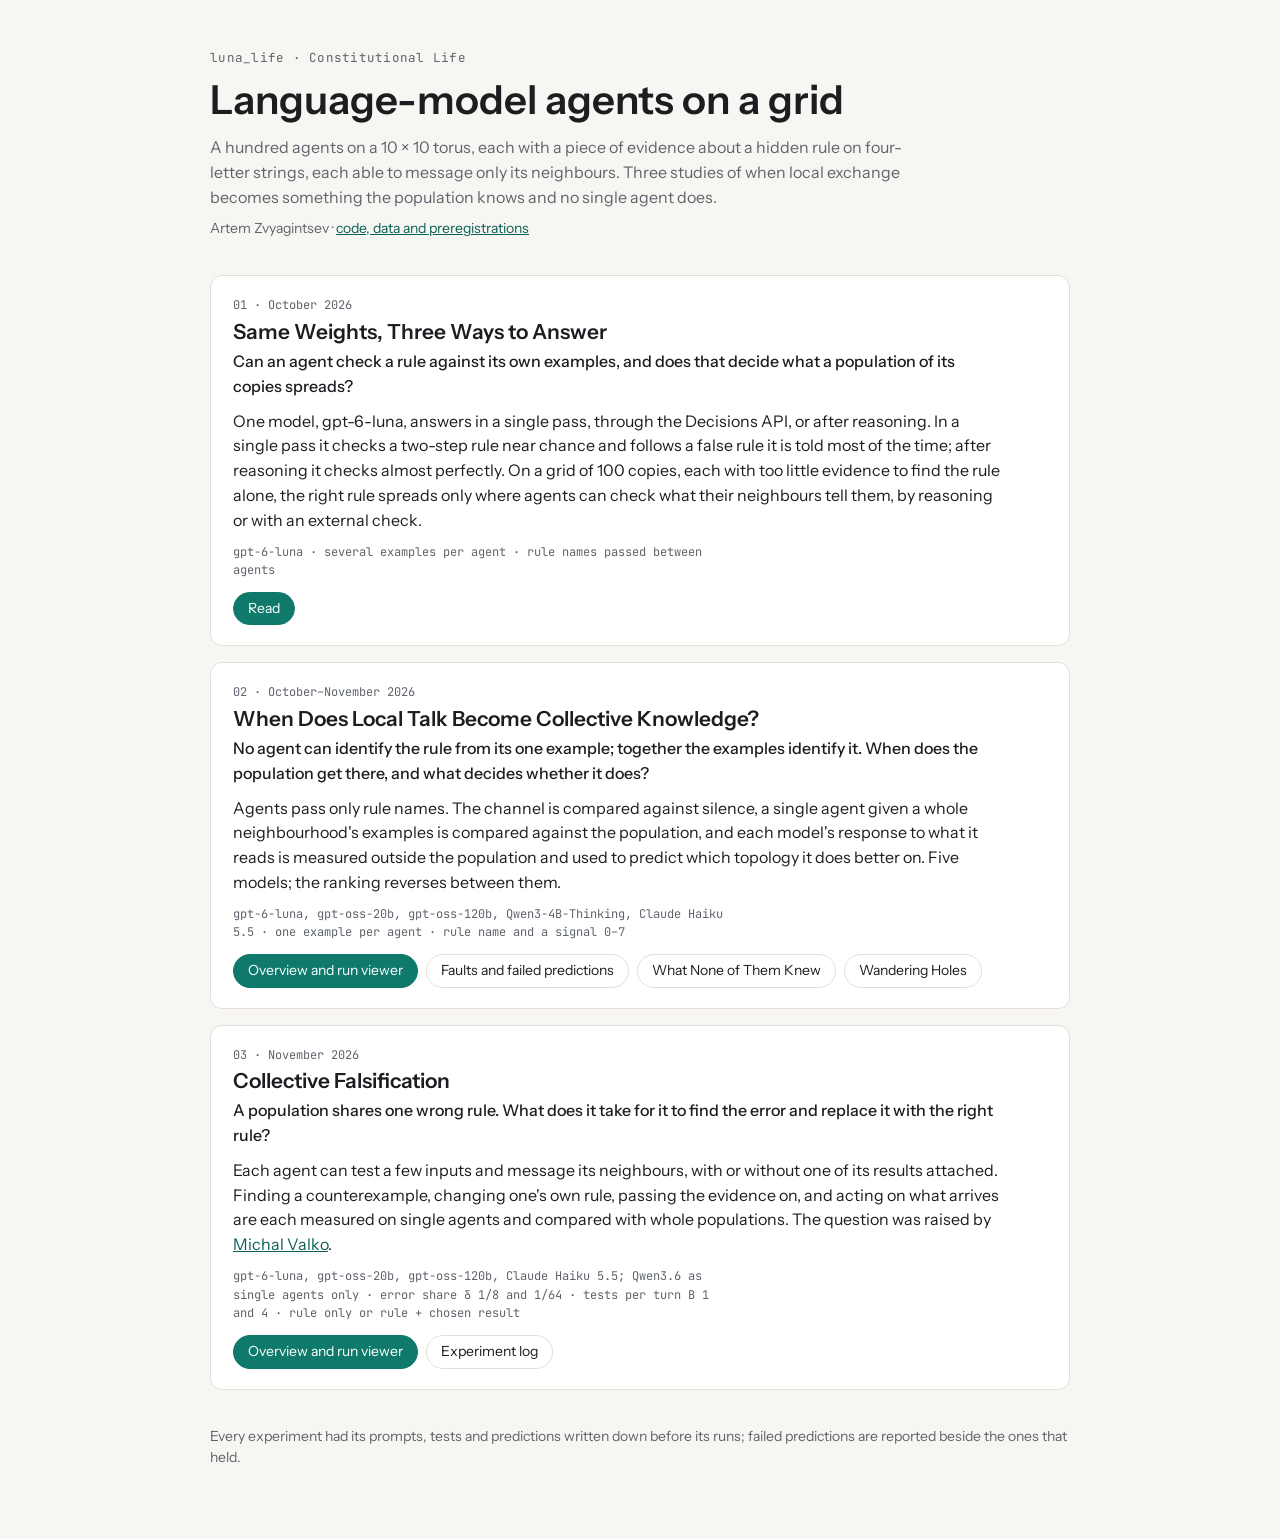
<file: docs/index.html>
<!doctype html>
<html lang="en">
<head>
<meta charset="utf-8">
<meta name="viewport" content="width=device-width, initial-scale=1, viewport-fit=cover">
<title>Constitutional Life · luna_life</title>
<meta name="claude:viewport-fit-sides" content="cover">
<link rel="preconnect" href="https://fonts.googleapis.com">
<link rel="stylesheet" href="https://fonts.googleapis.com/css2?family=Instrument+Sans:wght@400;500;600&family=JetBrains+Mono:wght@400;500&display=swap">
<style>
:root{--bg:#f7f6f2;--panel:#ffffff;--ink:#1b1d21;--muted:#5f646c;--rule:#e2dfd7;--accent:#0f7a6c;--accent-ink:#0b5f54;
  --font:'Instrument Sans',system-ui,-apple-system,'Segoe UI',sans-serif;--mono:'JetBrains Mono',ui-monospace,Menlo,monospace;color-scheme:light}
@media (prefers-color-scheme:dark){:root:not([data-theme="light"]){--bg:#131517;--panel:#1b1e21;--ink:#e9eaec;--muted:#9ba1a9;--rule:#2d3136;--accent:#3cc2ad;--accent-ink:#6fd8c6;color-scheme:dark}}
:root[data-theme="dark"]{--bg:#131517;--panel:#1b1e21;--ink:#e9eaec;--muted:#9ba1a9;--rule:#2d3136;--accent:#3cc2ad;--accent-ink:#6fd8c6;color-scheme:dark}
html{padding-top:env(safe-area-inset-top,0px);padding-bottom:env(safe-area-inset-bottom,0px)}
body{margin:0;background:var(--bg);color:var(--ink);font-family:var(--font);font-size:16px;line-height:1.55}
.wrap{max-width:860px;margin:0 auto;padding-left:max(16px,env(safe-area-inset-left,0px));padding-right:max(16px,env(safe-area-inset-right,0px));padding-block:48px 56px}
.kicker{font-family:var(--mono);font-size:12.5px;color:var(--muted);letter-spacing:.02em;margin:0 0 10px}
h1{font-size:clamp(1.9rem,4.5vw,2.5rem);line-height:1.15;margin:0 0 12px;font-weight:600;text-wrap:balance}
.lede{color:var(--muted);margin:0 0 8px;max-width:64ch}
.by{font-size:14px;color:var(--muted);margin:0 0 36px}
.by a,.foot a{color:var(--accent-ink)}
.list{display:flex;flex-direction:column;gap:16px}
.task{background:var(--panel);border:1px solid var(--rule);border-radius:12px;padding:20px 22px;min-width:0}
.task .n{font-family:var(--mono);font-size:12px;color:var(--muted);margin:0 0 4px}
.task h2{font-size:1.3rem;line-height:1.25;margin:0 0 4px;font-weight:600;text-wrap:balance}
.task h2 a{color:var(--ink);text-decoration:none}
.task h2 a:hover{color:var(--accent-ink)}
.task p a{color:var(--accent-ink)}
.task .q{margin:0 0 10px;font-weight:500}
.task p{margin:0 0 10px;max-width:70ch}
.task .label{font-family:var(--mono);font-size:12px;color:var(--muted);margin:0 0 12px;overflow-wrap:anywhere}
.links{display:flex;flex-wrap:wrap;gap:8px}
.links a{display:inline-block;padding:5px 14px;border-radius:999px;border:1px solid var(--rule);color:var(--ink);text-decoration:none;font-size:14px}
.links a.primary{background:var(--accent);border-color:var(--accent);color:#fff}
:root[data-theme="dark"] .links a.primary{color:#0d1412}
@media (prefers-color-scheme:dark){:root:not([data-theme="light"]) .links a.primary{color:#0d1412}}
.links a:hover{border-color:var(--accent)}
.foot{margin-top:36px;font-size:14px;color:var(--muted)}
</style>
</head>
<body>
<div class="wrap">
  <p class="kicker">luna_life · Constitutional Life</p>
  <h1>Language-model agents on a grid</h1>
  <p class="lede">A hundred agents on a 10 × 10 torus, each with a piece of evidence about a hidden rule on four-letter strings, each able to message only its neighbours. Three studies of when local exchange becomes something the population knows and no single agent does.</p>
  <p class="by">Artem Zvyagintsev · <a href="https://github.com/corba777/luna_life">code, data and preregistrations</a></p>

  <div class="list">
    <article class="task">
      <p class="n">01 · October 2026</p>
      <h2><a href="same_weights.html">Same Weights, Three Ways to Answer</a></h2>
      <p class="q">Can an agent check a rule against its own examples, and does that decide what a population of its copies spreads?</p>
      <p>One model, gpt-6-luna, answers in a single pass, through the Decisions API, or after reasoning. In a single pass it checks a two-step rule near chance and follows a false rule it is told most of the time; after reasoning it checks almost perfectly. On a grid of 100 copies, each with too little evidence to find the rule alone, the right rule spreads only where agents can check what their neighbours tell them, by reasoning or with an external check.</p>
      <p class="label">gpt-6-luna · several examples per agent · rule names passed between agents</p>
      <div class="links"><a class="primary" href="same_weights.html">Read</a></div>
    </article>

    <article class="task">
      <p class="n">02 · October–November 2026</p>
      <h2><a href="life_overview.html">When Does Local Talk Become Collective Knowledge?</a></h2>
      <p class="q">No agent can identify the rule from its one example; together the examples identify it. When does the population get there, and what decides whether it does?</p>
      <p>Agents pass only rule names. The channel is compared against silence, a single agent given a whole neighbourhood's examples is compared against the population, and each model's response to what it reads is measured outside the population and used to predict which topology it does better on. Five models; the ranking reverses between them.</p>
      <p class="label">gpt-6-luna, gpt-oss-20b, gpt-oss-120b, Qwen3-4B-Thinking, Claude Haiku 5.5 · one example per agent · rule name and a signal 0–7</p>
      <div class="links"><a class="primary" href="life_overview.html">Overview and run viewer</a><a href="life_log.html">Faults and failed predictions</a><a href="what_none_of_them_knew.html">What None of Them Knew</a><a href="wandering_holes.html">Wandering Holes</a></div>
    </article>

    <article class="task">
      <p class="n">03 · November 2026</p>
      <h2><a href="collective_falsification_overview.html">Collective Falsification</a></h2>
      <p class="q">A population shares one wrong rule. What does it take for it to find the error and replace it with the right rule?</p>
      <p>Each agent can test a few inputs and message its neighbours, with or without one of its results attached. Finding a counterexample, changing one's own rule, passing the evidence on, and acting on what arrives are each measured on single agents and compared with whole populations. The question was raised by <a href="https://misovalko.github.io/">Michal Valko</a>.</p>
      <p class="label">gpt-6-luna, gpt-oss-20b, gpt-oss-120b, Claude Haiku 5.5; Qwen3.6 as single agents only · error share δ 1/8 and 1/64 · tests per turn B 1 and 4 · rule only or rule + chosen result</p>
      <div class="links"><a class="primary" href="collective_falsification_overview.html">Overview and run viewer</a><a href="collective_falsification.html">Experiment log</a></div>
    </article>
  </div>

  <p class="foot">Every experiment had its prompts, tests and predictions written down before its runs; failed predictions are reported beside the ones that held.</p>
</div>
</body>
</html>
</file>
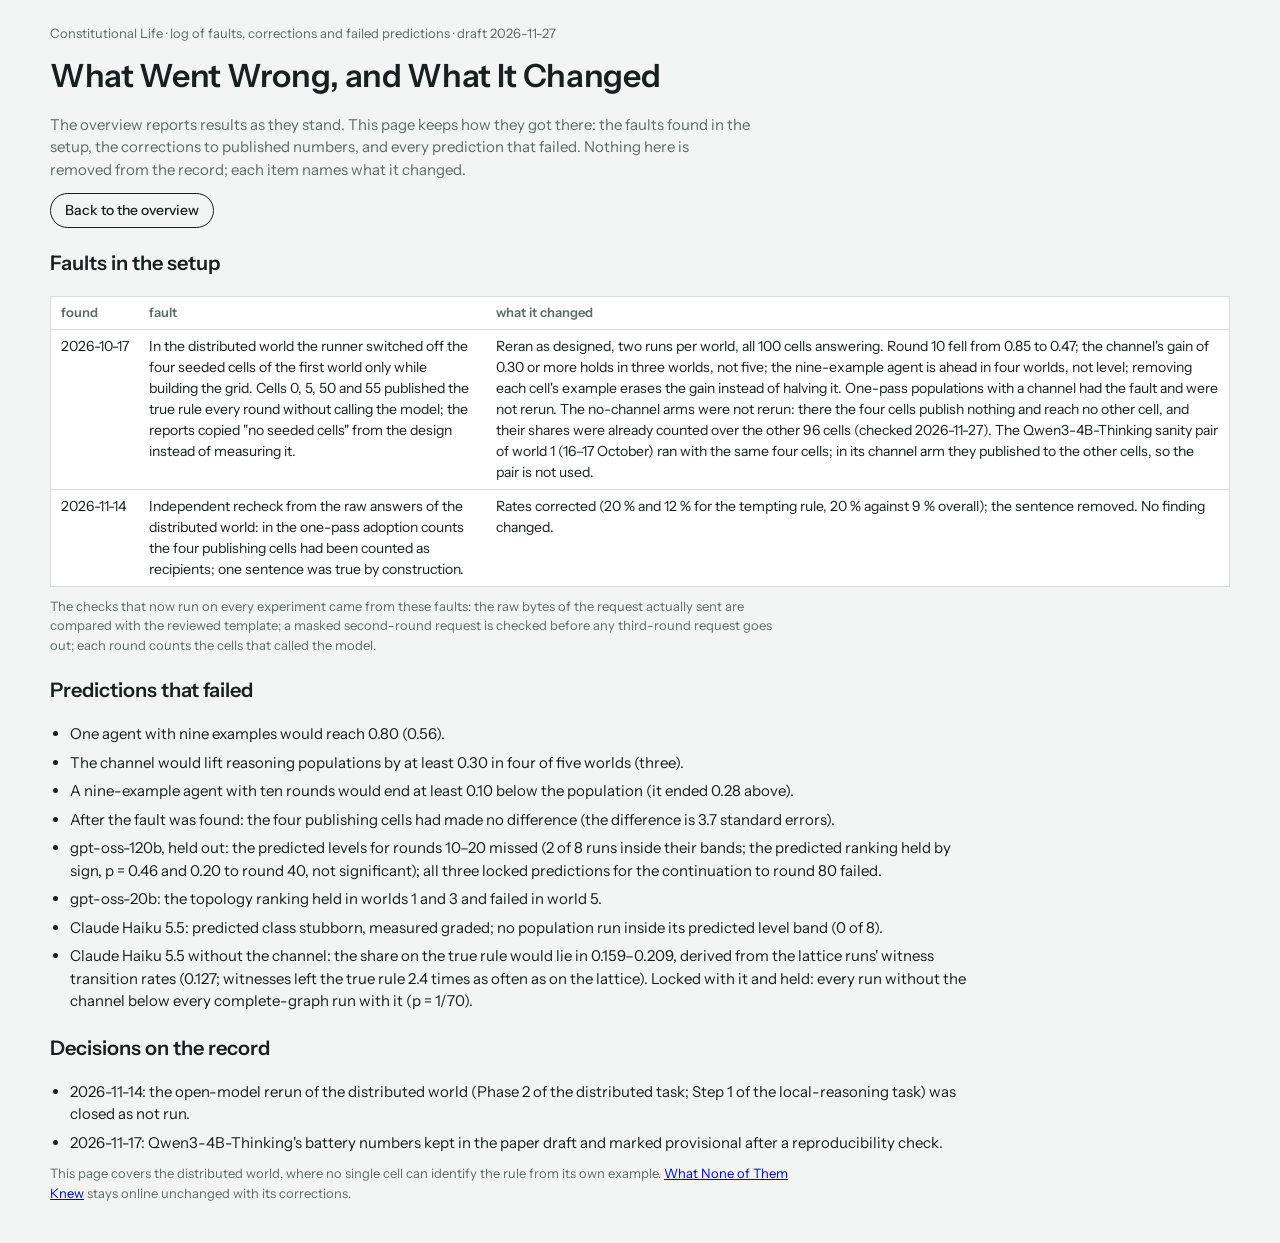
<file: docs/life_log.html>
<!doctype html><html><head><meta charset=utf8><meta name=viewport content="width=device-width,initial-scale=1,viewport-fit=cover"><style>:root{color-scheme:light;box-sizing:border-box;padding-top:env(safe-area-inset-top,0px);padding-bottom:env(safe-area-inset-bottom,0px)}html{scroll-padding-top:env(safe-area-inset-top,0px)}body{margin:0;padding:0;font:14px -apple-system,BlinkMacSystemFont,sans-serif;background:#fff;color:#000}img{max-width:100%}[hidden]:not([hidden=until-found i]){display:none!important}</style></head><body>
    <title>Constitutional Life Log</title>
    <meta name="claude:viewport-fit-sides" content="cover">
    <link rel="preconnect" href="https://fonts.googleapis.com">
    <link rel="stylesheet" href="https://fonts.googleapis.com/css2?family=Instrument+Sans:wght@400;500;600&family=JetBrains+Mono:wght@400;500&display=swap">
    <style>
    /* Layout: model tabs, a sticky playback bar, then one band per run group, each a wrapping row of run panels (grid + x(t) trace). */
    :root {
      --bg: #f3f5f4; --panel: #ffffff; --ink: #17201e; --muted: #5d6b67; --rule: #d7dedb;
      --pe: #0f7b6c; --prefix: #d9cbb0; --other: #8a5a83; --flash: #e0a21a; --witness: #ffffff;
      --window: rgba(15,123,108,.10); --tab: #e3e9e7;
      --font-body: "Instrument Sans", system-ui, -apple-system, "Segoe UI", sans-serif;
      --font-mono: "JetBrains Mono", ui-monospace, "SFMono-Regular", Menlo, monospace;
    }
    @media (prefers-color-scheme: dark) { :root:not([data-theme="light"]) {
      --bg: #0f1514; --panel: #172120; --ink: #e5ece9; --muted: #93a39e; --rule: #2a3633;
      --pe: #2fb7a1; --prefix: #5b5242; --other: #b07aa8; --flash: #f0b739; --witness: #0f1514;
      --window: rgba(47,183,161,.14); --tab: #1f2b29; color-scheme: dark } }
    :root[data-theme="dark"] {
      --bg: #0f1514; --panel: #172120; --ink: #e5ece9; --muted: #93a39e; --rule: #2a3633;
      --pe: #2fb7a1; --prefix: #5b5242; --other: #b07aa8; --flash: #f0b739; --witness: #0f1514;
      --window: rgba(47,183,161,.14); --tab: #1f2b29; color-scheme: dark }
    body { background: var(--bg); color: var(--ink); font-family: var(--font-body); font-size: 15px; line-height: 1.5; }
    .wrap { max-width: 1180px; margin: 0 auto; padding-block: 24px 40px;
      padding-left: max(16px, env(safe-area-inset-left, 0px)); padding-right: max(16px, env(safe-area-inset-right, 0px));
      display: flex; flex-direction: column; gap: 20px; }
    h1 { font-size: 1.7rem; font-weight: 600; margin: 0; letter-spacing: -0.01em; text-wrap: balance; }
    .lede { margin: 6px 0 0; color: var(--muted); max-width: 70ch; }
    .tabs { display: flex; flex-wrap: wrap; gap: 6px; }
    .tabs button { font: 500 14px var(--font-body); color: var(--ink); background: var(--tab); border: 1px solid transparent;
      border-radius: 999px; padding: 6px 14px; cursor: pointer; }
    .tabs button[aria-selected="true"] { background: var(--pe); color: var(--bg); }
    .bar { position: sticky; top: env(safe-area-inset-top, 0px); z-index: 5; background: var(--bg);
      display: flex; flex-wrap: wrap; align-items: center; gap: 12px 18px; padding-block: 10px; border-bottom: 1px solid var(--rule); }
    body::before { content: ""; position: fixed; inset: 0 0 auto; height: env(safe-area-inset-top, 0px); z-index: 10; background: var(--bg); }
    .play { font: 500 14px var(--font-body); color: var(--ink); background: var(--panel); border: 1px solid var(--rule);
      border-radius: 6px; padding: 6px 14px; cursor: pointer; min-width: 84px; }
    button:focus-visible, input:focus-visible, select:focus-visible { outline: 2px solid var(--pe); outline-offset: 2px; }
    .round { font-family: var(--font-mono); font-variant-numeric: tabular-nums; font-size: 1.05rem; min-width: 11ch; }
    .slider { flex: 1 1 240px; min-width: 0; display: flex; align-items: center; }
    .slider input { width: 100%; accent-color: var(--pe); }
    label.opt { display: flex; align-items: center; gap: 6px; color: var(--muted); font-size: 14px; }
    select { font: 14px var(--font-body); color: var(--ink); background: var(--panel); border: 1px solid var(--rule); border-radius: 6px; padding: 4px 6px; }
    .legend { display: flex; flex-wrap: wrap; gap: 6px 16px; font-size: 13px; color: var(--muted); }
    .sw { display: inline-block; width: 12px; height: 12px; border-radius: 2px; vertical-align: -1px; margin-right: 6px; }
    .band h2 { font-size: 1.05rem; font-weight: 600; margin: 0 0 4px; }
    .band p { margin: 0; color: var(--muted); font-size: 14px; max-width: 76ch; }
    .runs { display: grid; grid-template-columns: repeat(4, minmax(0, 1fr)); gap: 14px; }
    .runs.dense { grid-template-columns: repeat(5, minmax(0, 1fr)); gap: 10px; }
    @media (max-width: 820px) { .runs, .runs.dense { grid-template-columns: repeat(2, minmax(0, 1fr)); } }
    .run { background: var(--panel); border: 1px solid var(--rule); border-radius: 8px; padding: 10px; display: flex; flex-direction: column; gap: 8px; min-width: 0; }
    .dense .run { padding: 8px; gap: 6px; }
    .run .head { display: flex; justify-content: space-between; align-items: baseline; gap: 8px; }
    .run .name { font-weight: 600; font-size: 14px; }
    .run .x { font-family: var(--font-mono); font-variant-numeric: tabular-nums; font-size: 13px; }
    canvas.grid { width: 100%; aspect-ratio: 1; max-width: 100%; display: block; border-radius: 4px; }
    canvas.trace { width: 100%; height: 50px; display: block; }
    .stat { font-family: var(--font-mono); font-variant-numeric: tabular-nums; font-size: 12px; color: var(--muted); min-height: 1.5em; }
    .note { color: var(--muted); font-size: 13px; max-width: 82ch; }
    .intro { margin: 0; color: var(--muted); max-width: 80ch; font-size: 14px; }
    .design h2 { font-size: 1.05rem; font-weight: 600; margin: 0 0 4px; }
    .design p { margin: 0 0 10px; color: var(--muted); font-size: 14px; max-width: 80ch; }
    .tw { overflow-x: auto; }
    table { border-collapse: collapse; font-size: 14px; min-width: 640px; width: 100%; background: var(--panel); border: 1px solid var(--rule); border-radius: 8px; }
    th, td { text-align: left; padding: 6px 10px; border-bottom: 1px solid var(--rule); vertical-align: top; }
    th { font-weight: 600; color: var(--muted); font-size: 13px; }
    td.n { font-family: var(--font-mono); font-variant-numeric: tabular-nums; }
    tr:last-child td { border-bottom: 0; }
    .band { display: flex; flex-direction: column; gap: 10px; }
    .band h3 { font-size: 13px; font-weight: 500; color: var(--muted); margin: 4px 0 0; }
    .band + .band { padding-top: 14px; border-top: 1px solid var(--rule); }
    #bands { display: flex; flex-direction: column; gap: 18px; }
    </style>
    
    <style>
    .topnav{display:flex;flex-wrap:wrap;gap:4px 18px;font-size:14px;padding-block:6px;border-bottom:1px solid var(--rule)}
    .topnav a{color:var(--muted);text-decoration:none}.topnav a:hover{color:var(--pe)}
    .hero{display:flex;flex-direction:column;gap:8px}
    .hero h1{font-size:2rem}
    .meta{margin:0;color:var(--muted);font-size:13px}
    .btns{display:flex;flex-wrap:wrap;gap:8px;margin-top:4px}
    .btn{display:inline-block;padding:6px 14px;border-radius:999px;border:1px solid var(--ink);color:var(--ink);text-decoration:none;font-size:14px;font-weight:500}
    .btn:hover{background:var(--ink);color:var(--bg)}
    .tldr{background:var(--panel);border:1px solid var(--rule);border-radius:10px;padding:14px 18px}
    .tldr h2,.block>h2,.vh{font-size:1.25rem;font-weight:600;margin:0 0 8px}
    .tldr ul,.block ul{margin:0;padding-left:20px;display:flex;flex-direction:column;gap:6px;max-width:90ch}
    .block{display:flex;flex-direction:column;gap:10px}
    .block h3{font-size:1rem;font-weight:600;margin:12px 0 0}
    .block p{margin:0;max-width:82ch}
    .cards{display:grid;grid-template-columns:repeat(auto-fit,minmax(min(100%,440px),1fr));gap:12px}
    .card{background:var(--panel);border:1px solid var(--rule);border-radius:10px;padding:12px 14px;min-width:0}
    .card h3{margin:0 0 6px}.card .cn{font-family:var(--font-mono);color:var(--muted);font-size:12px;margin:0}
    .card dl{margin:0;display:grid;grid-template-columns:auto 1fr;gap:4px 10px;font-size:14px}
    .card dt{color:var(--muted)}.card dd{margin:0}
    table.plain{min-width:0;width:auto}
    th.n,td.n{text-align:right}
    .cap{color:var(--muted);font-size:13px;margin:0;max-width:82ch}
    section[id],h2[id]{scroll-margin-top:70px}
  </style>
  <style>table.wide{min-width:640px}table.wide td:first-child{white-space:nowrap}</style>
  <div class="wrap">
      <header class="hero">
        <p class="meta">Constitutional Life · log of faults, corrections and failed predictions · draft 2026-11-27</p>
        <h1>What Went Wrong, and What It Changed</h1>
        <p class="lede">The overview reports results as they stand. This page keeps how they got there: the faults found in the setup, the corrections to published numbers, and every prediction that failed. Nothing here is removed from the record; each item names what it changed.</p>
        <div class="btns"><a class="btn" href="life_overview.html">Back to the overview</a></div>
      </header>
  
      <section class="block">
        <h2>Faults in the setup</h2>
        <div class="tw"><table class="plain wide">
          <thead><tr><th>found</th><th>fault</th><th>what it changed</th></tr></thead>
          <tbody>
            <tr><td>2026-10-17</td><td>In the distributed world the runner switched off the four seeded cells of the first world only while building the grid. Cells 0, 5, 50 and 55 published the true rule every round without calling the model; the reports copied "no seeded cells" from the design instead of measuring it.</td><td>Reran as designed, two runs per world, all 100 cells answering. Round 10 fell from 0.85 to 0.47; the channel's gain of 0.30 or more holds in three worlds, not five; the nine-example agent is ahead in four worlds, not level; removing each cell's example erases the gain instead of halving it. One-pass populations with a channel had the fault and were not rerun. The no-channel arms were not rerun: there the four cells publish nothing and reach no other cell, and their shares were already counted over the other 96 cells (checked 2026-11-27). The Qwen3-4B-Thinking sanity pair of world 1 (16–17 October) ran with the same four cells; in its channel arm they published to the other cells, so the pair is not used.</td></tr>
            <tr><td>2026-11-14</td><td>Independent recheck from the raw answers of the distributed world: in the one-pass adoption counts the four publishing cells had been counted as recipients; one sentence was true by construction.</td><td>Rates corrected (20 % and 12 % for the tempting rule, 20 % against 9 % overall); the sentence removed. No finding changed.</td></tr>
          </tbody>
        </table></div>
        <p class="cap">The checks that now run on every experiment came from these faults: the raw bytes of the request actually sent are compared with the reviewed template; a masked second-round request is checked before any third-round request goes out; each round counts the cells that called the model.</p>
      </section>
  
      <section class="block">
        <h2>Predictions that failed</h2>
        <ul>
          <li>One agent with nine examples would reach 0.80 (0.56).</li>
          <li>The channel would lift reasoning populations by at least 0.30 in four of five worlds (three).</li>
          <li>A nine-example agent with ten rounds would end at least 0.10 below the population (it ended 0.28 above).</li>
          <li>After the fault was found: the four publishing cells had made no difference (the difference is 3.7 standard errors).</li>
          <li>gpt-oss-120b, held out: the predicted levels for rounds 10–20 missed (2 of 8 runs inside their bands; the predicted ranking held by sign, p = 0.46 and 0.20 to round 40, not significant); all three locked predictions for the continuation to round 80 failed.</li>
          <li>gpt-oss-20b: the topology ranking held in worlds 1 and 3 and failed in world 5.</li>
          <li>Claude Haiku 5.5: predicted class stubborn, measured graded; no population run inside its predicted level band (0 of 8).</li>
          <li>Claude Haiku 5.5 without the channel: the share on the true rule would lie in 0.159–0.209, derived from the lattice runs' witness transition rates (0.127; witnesses left the true rule 2.4 times as often as on the lattice). Locked with it and held: every run without the channel below every complete-graph run with it (p = 1/70).</li>
        </ul>
      </section>
  
      <section class="block">
        <h2>Decisions on the record</h2>
        <ul>
          <li>2026-11-14: the open-model rerun of the distributed world (Phase 2 of the distributed task; Step 1 of the local-reasoning task) was closed as not run.</li>
          <li>2026-11-17: Qwen3-4B-Thinking's battery numbers kept in the paper draft and marked provisional after a reproducibility check.</li>
        </ul>
        <p class="cap">This page covers the distributed world, where no single cell can identify the rule from its own example. <a href="https://corba777.github.io/luna_life/what_none_of_them_knew.html">What None of Them Knew</a> stays online unchanged with its corrections.</p>
      </section>
  
    </div>
  </body></html>
</file>
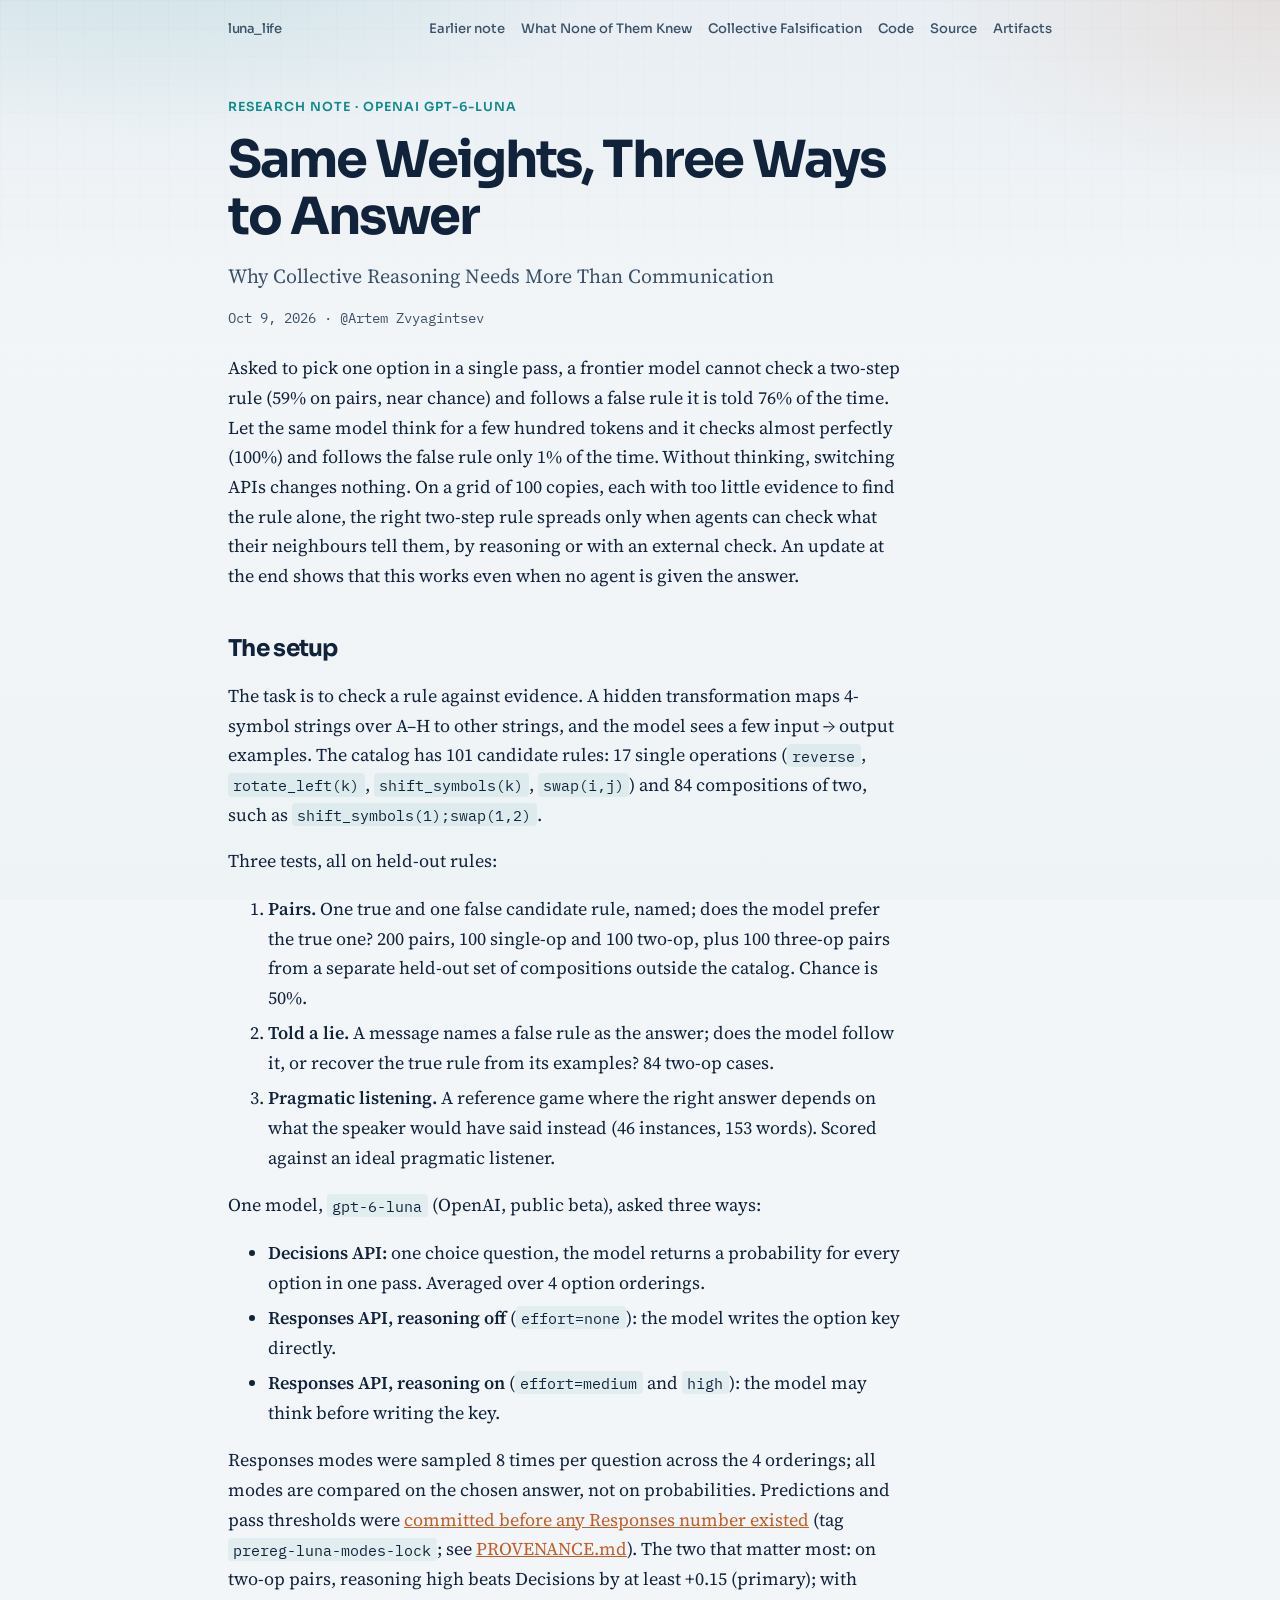
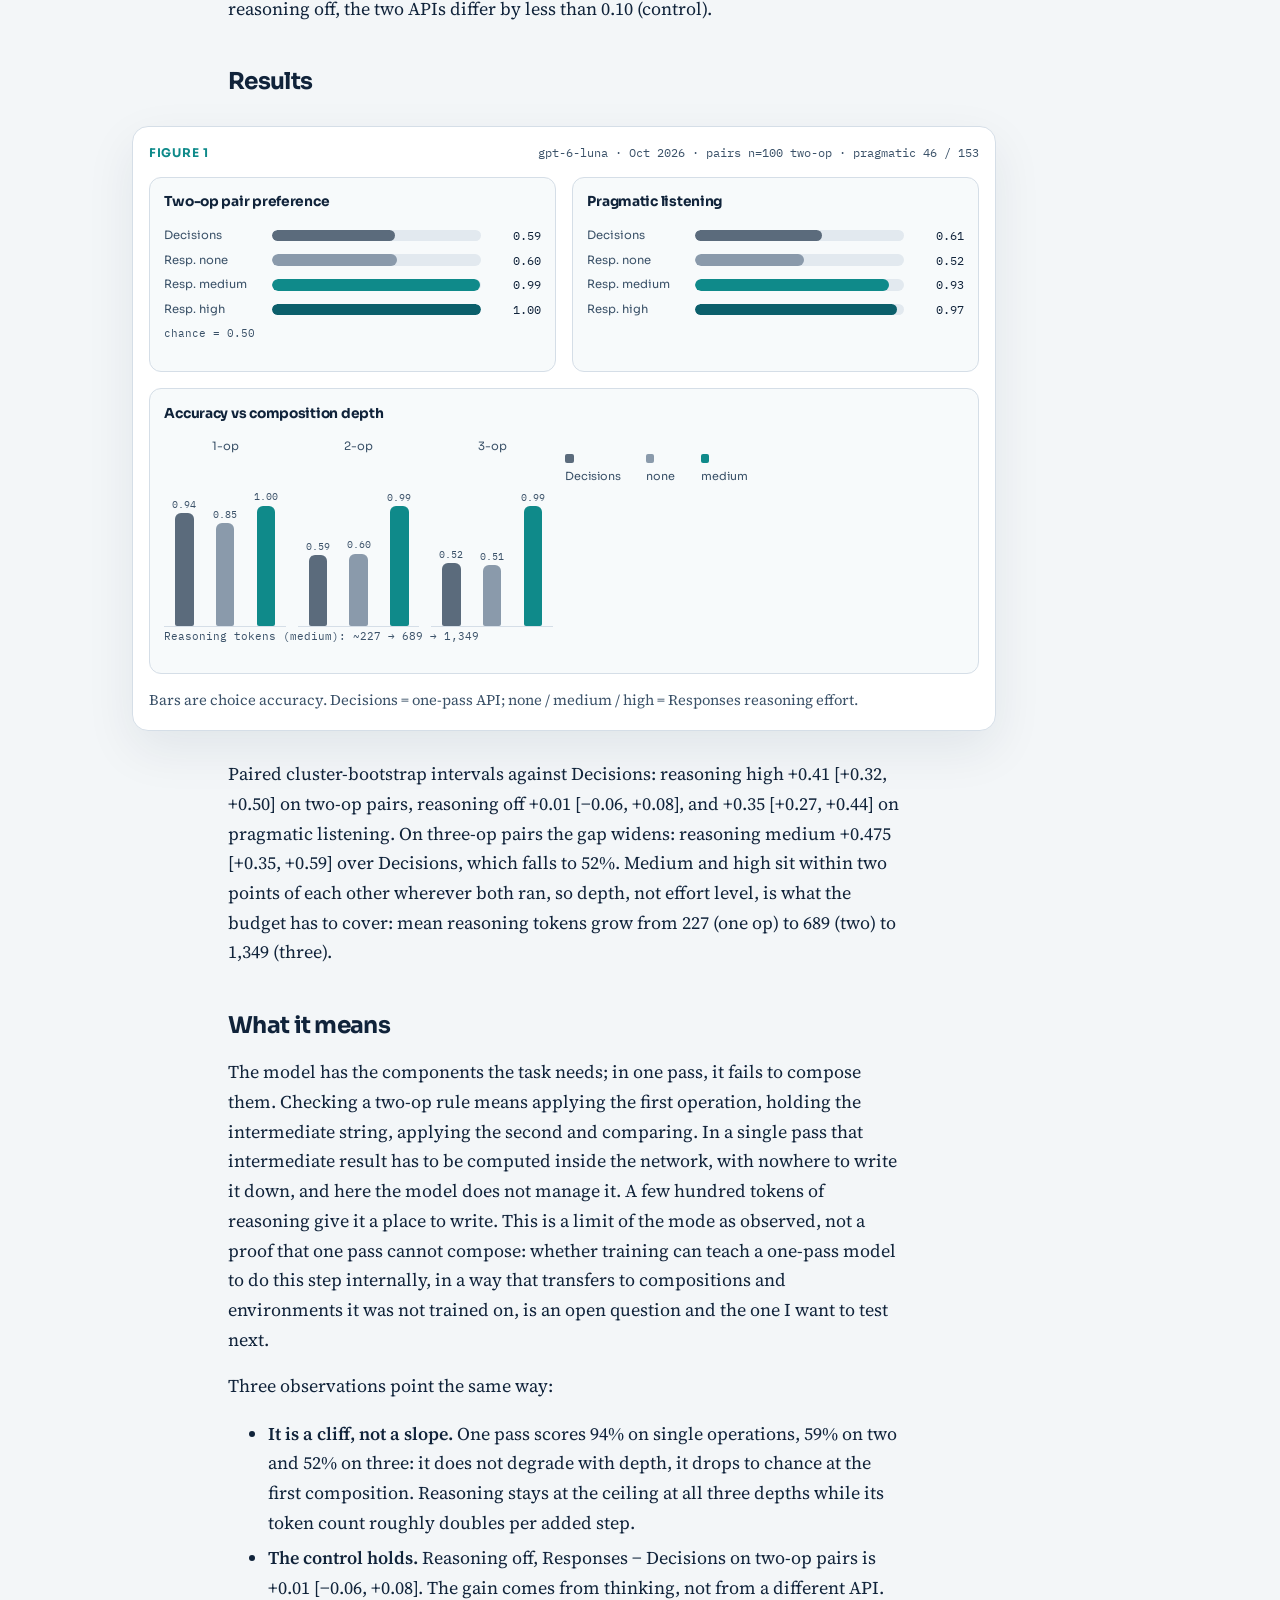
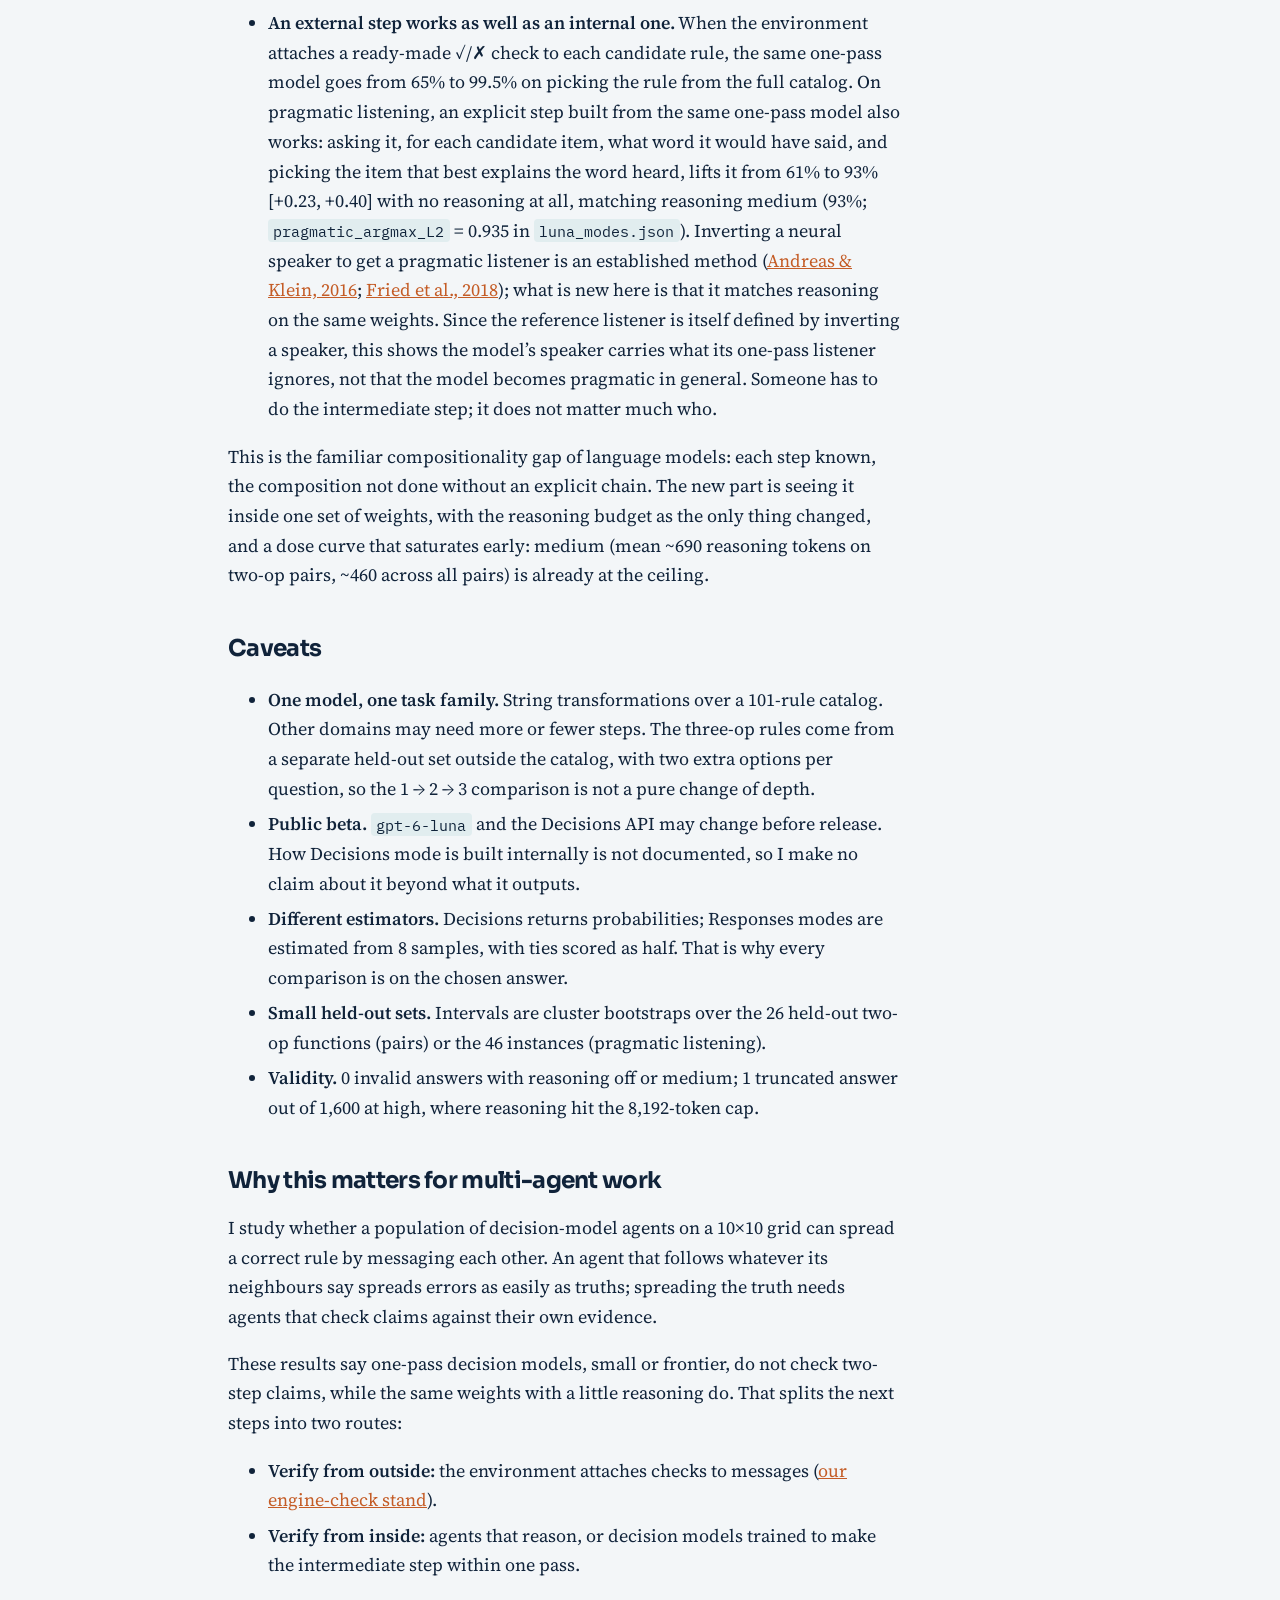
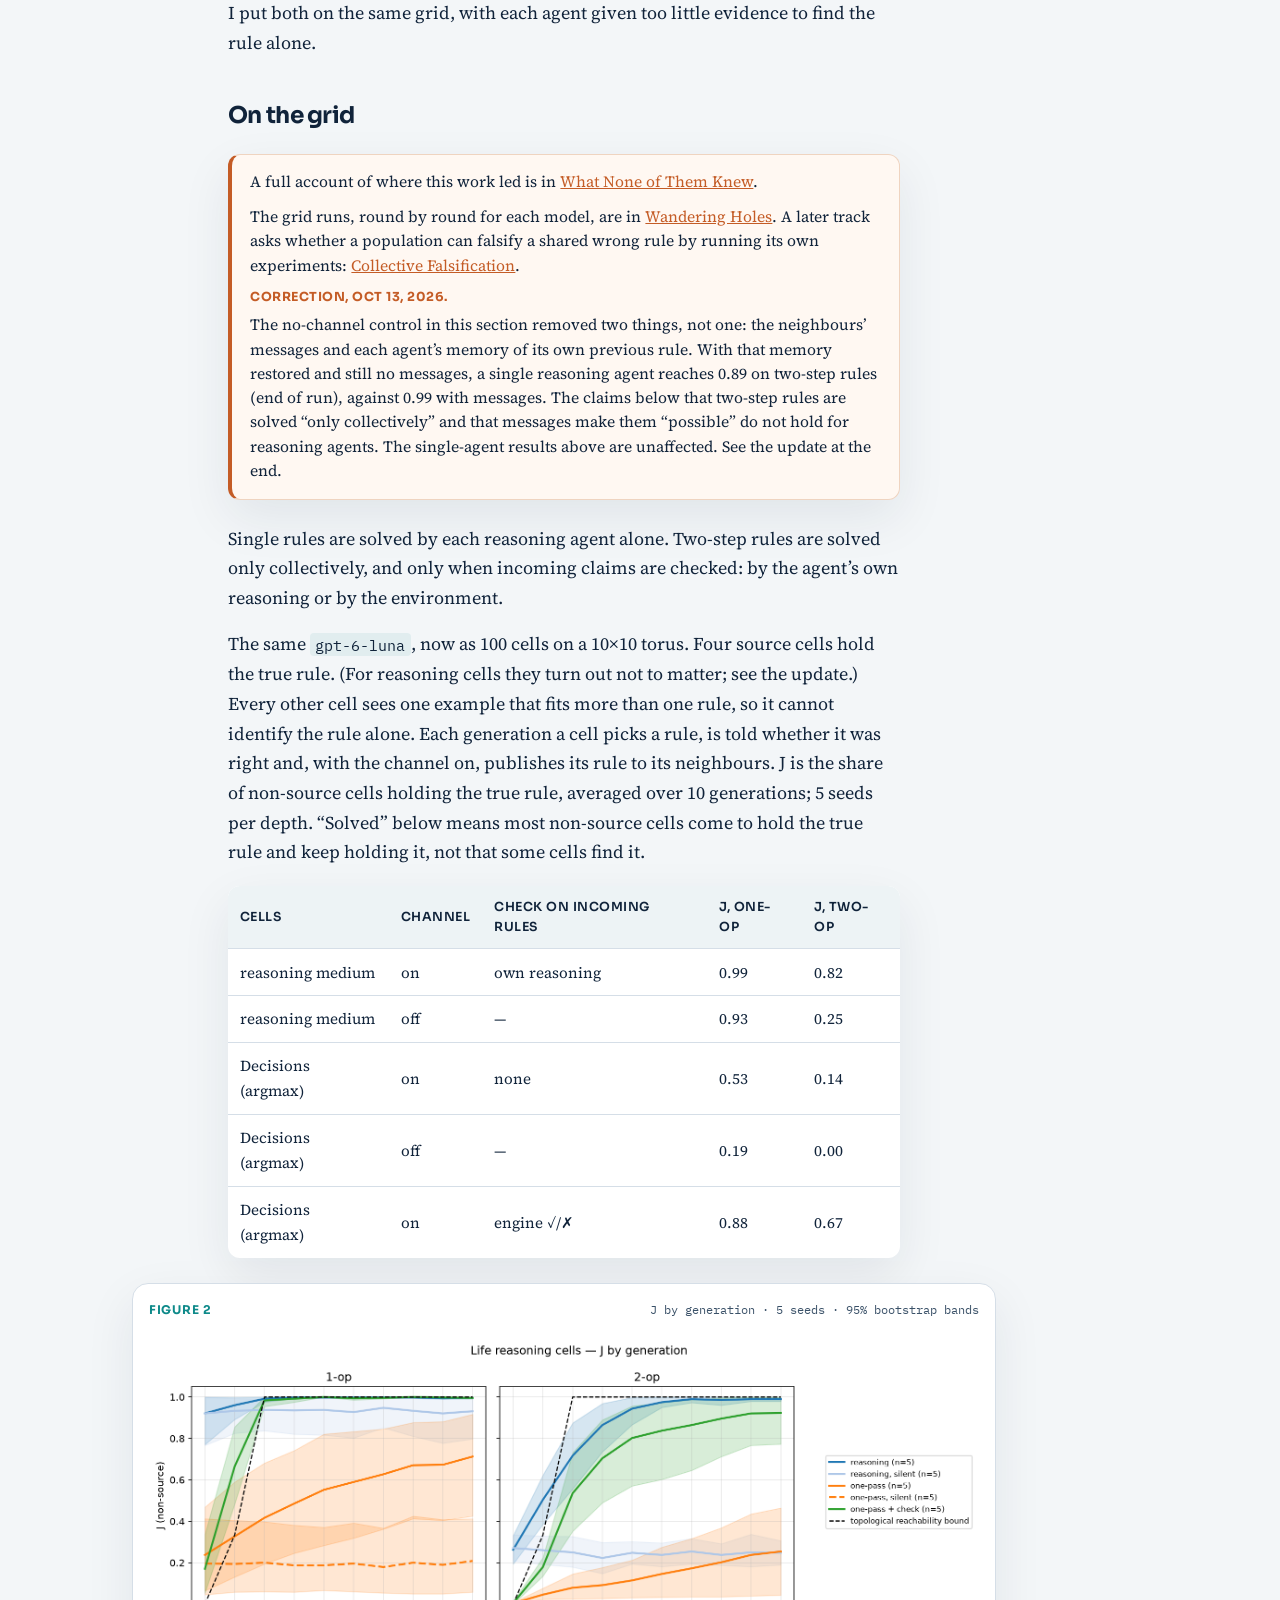
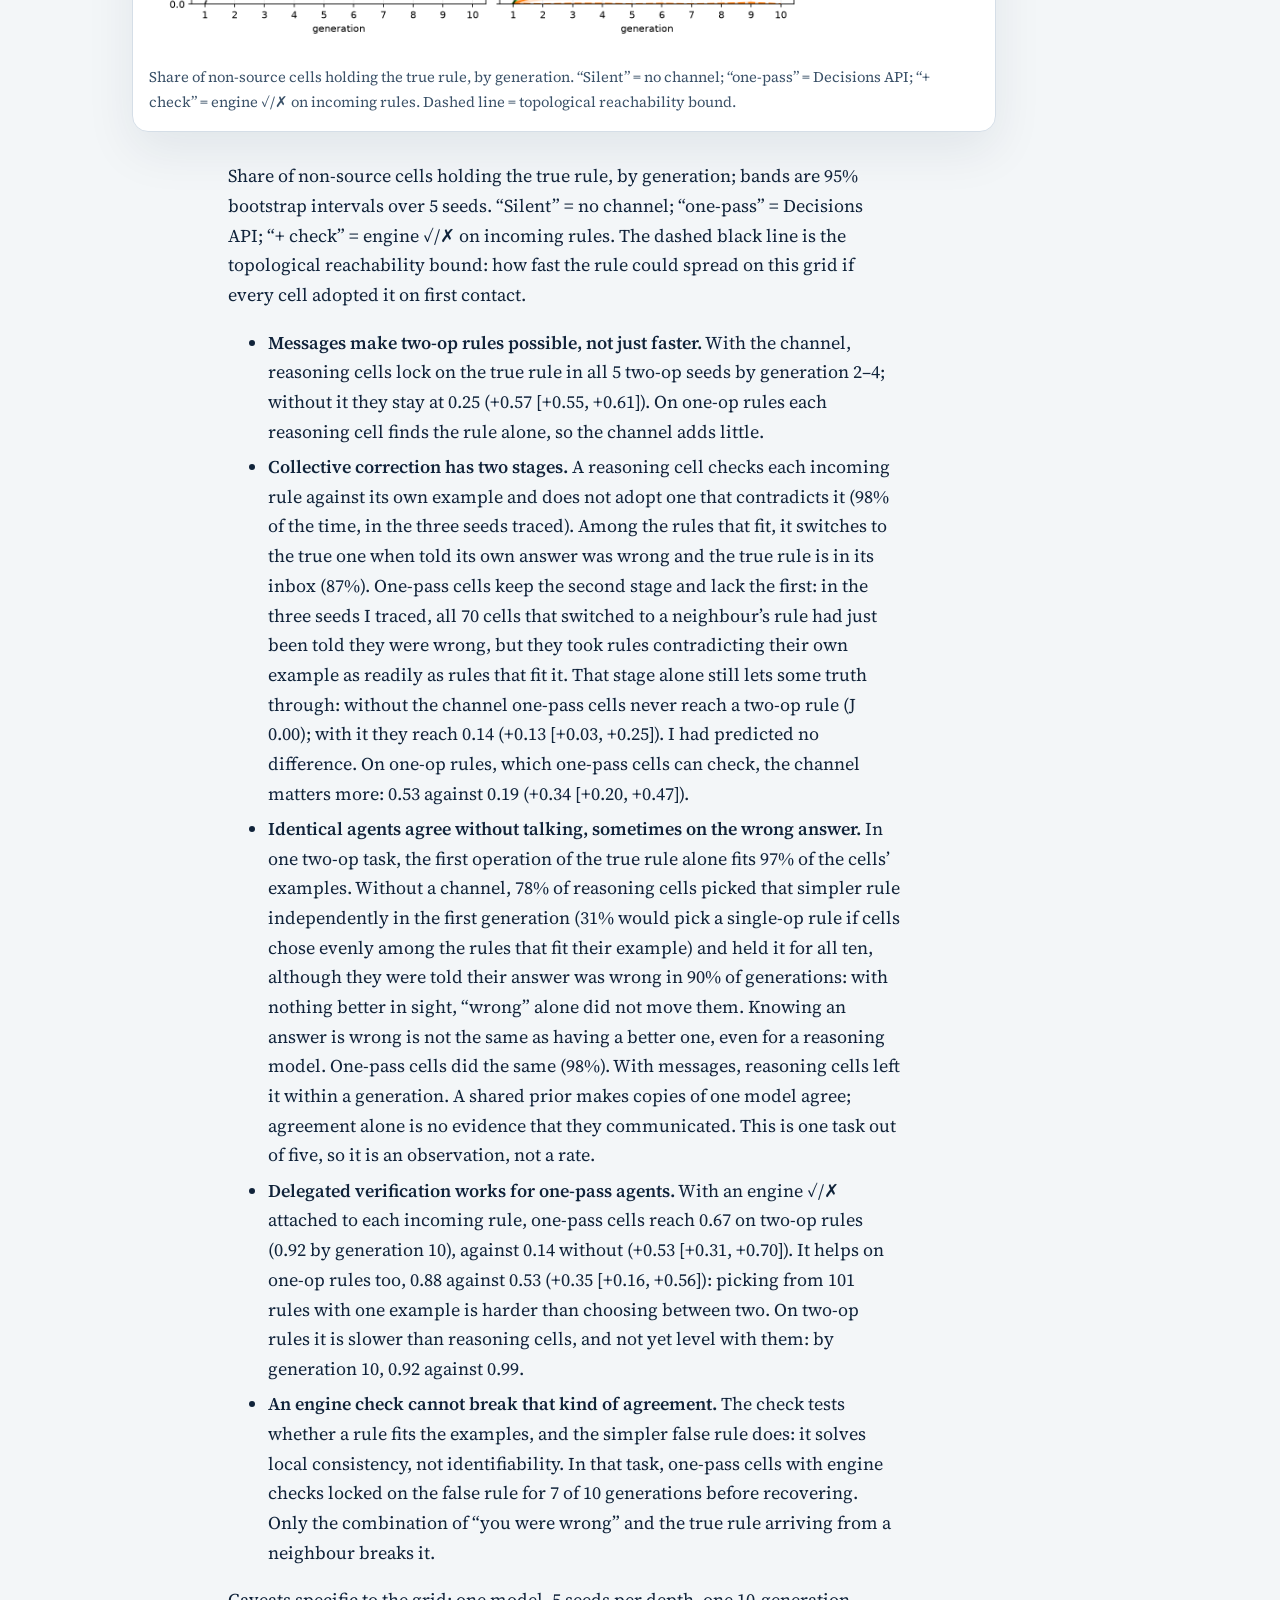
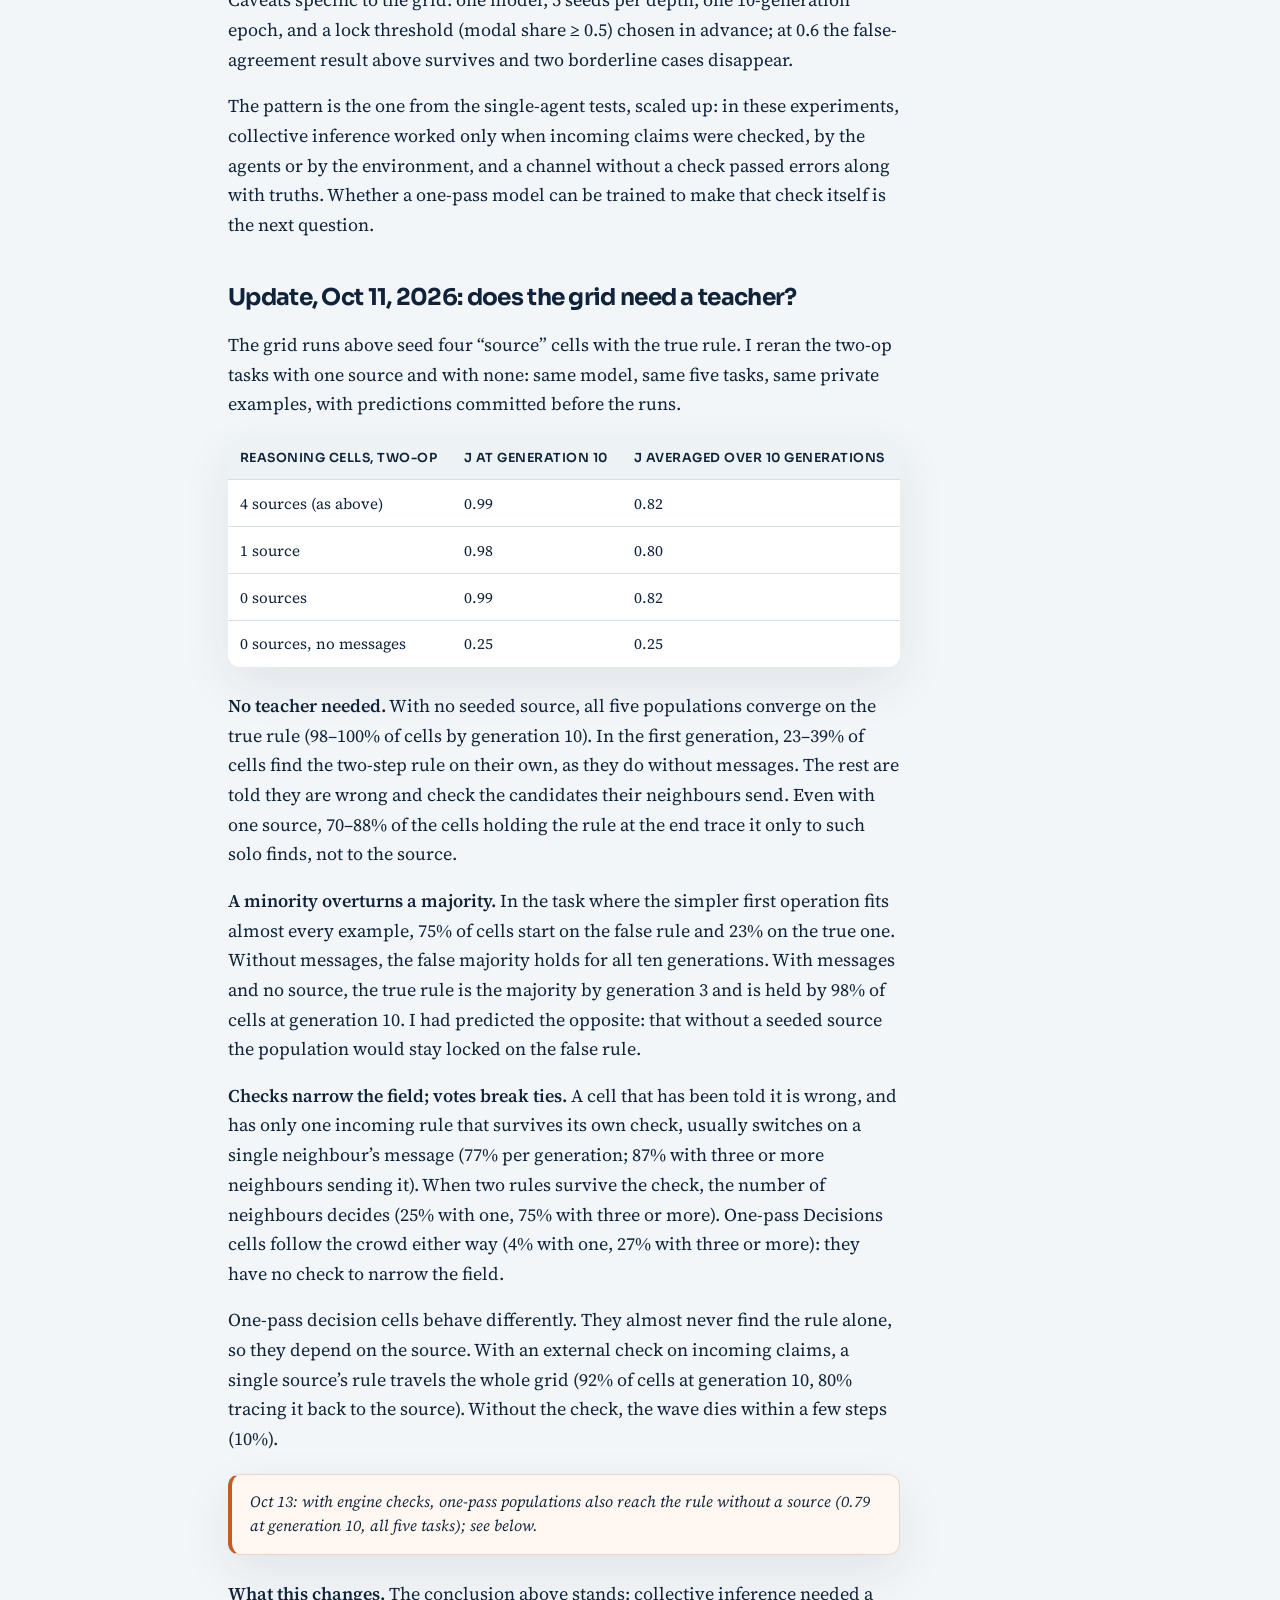
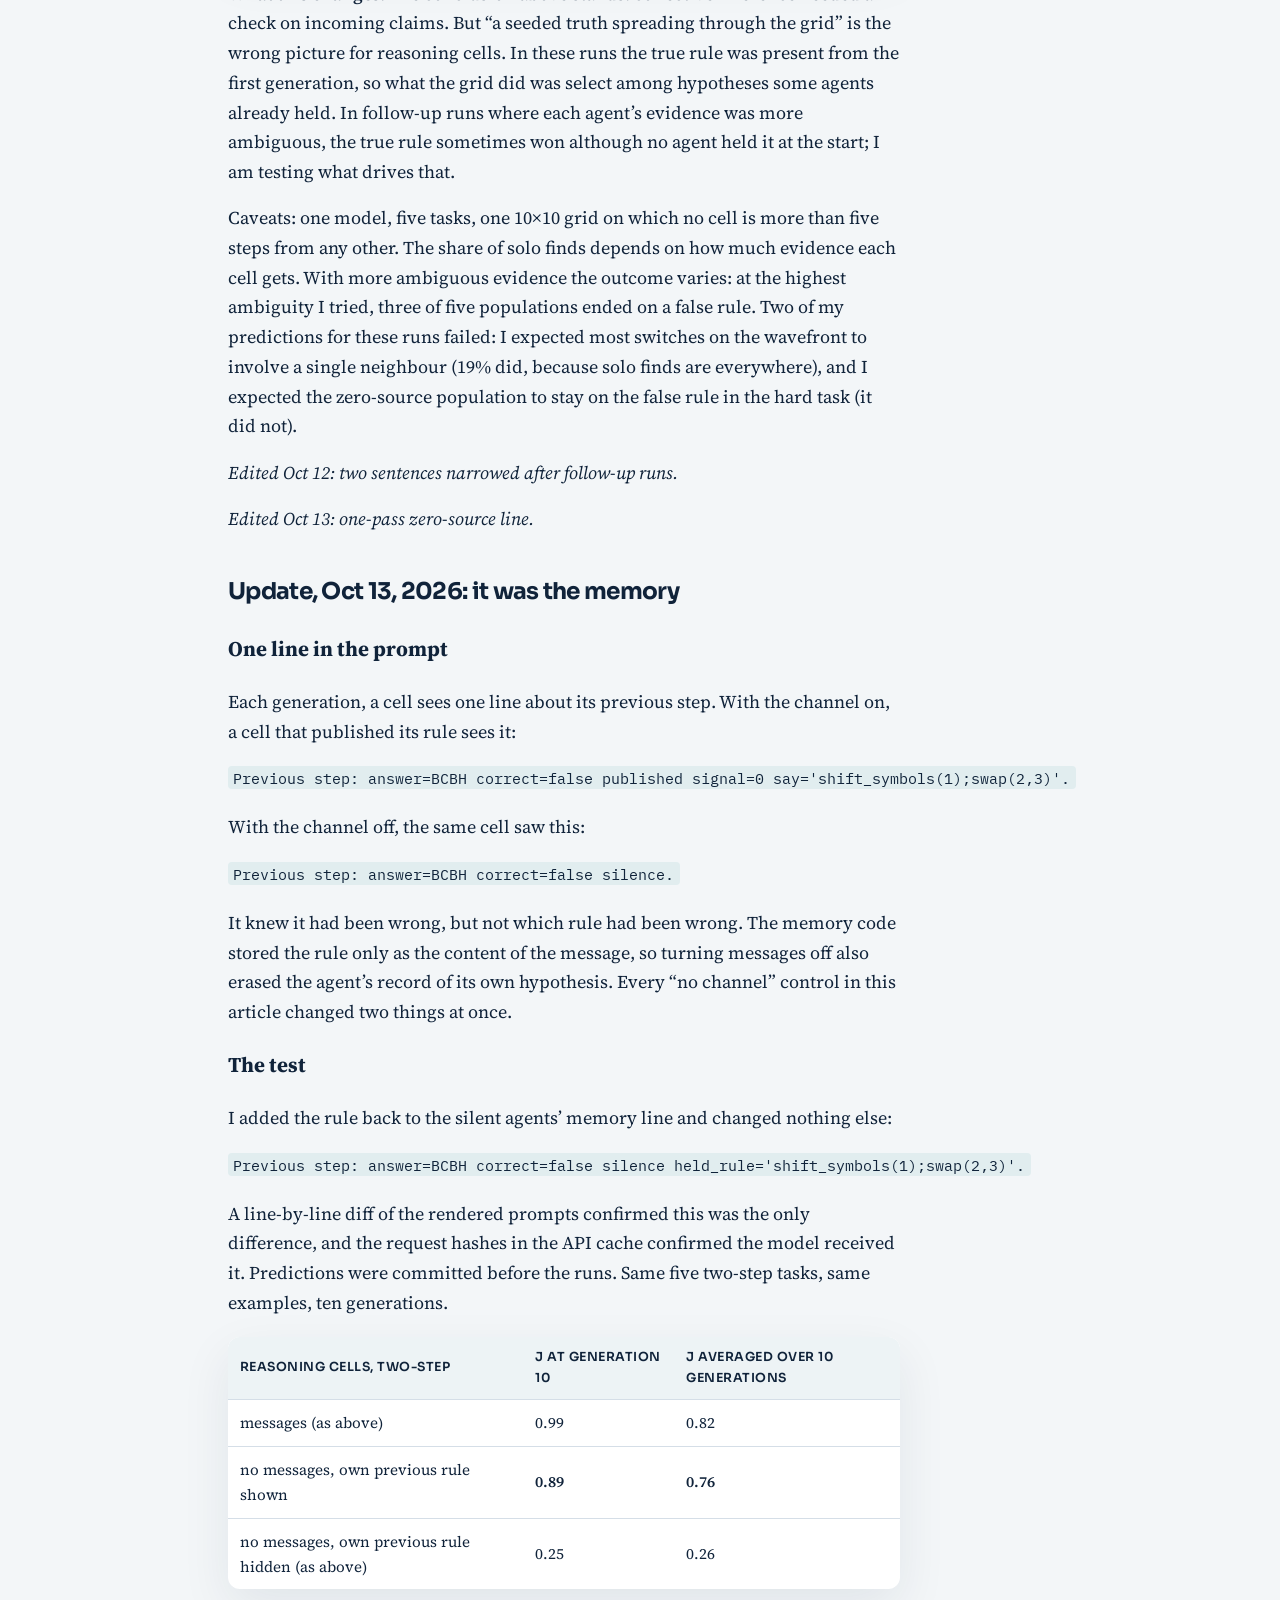
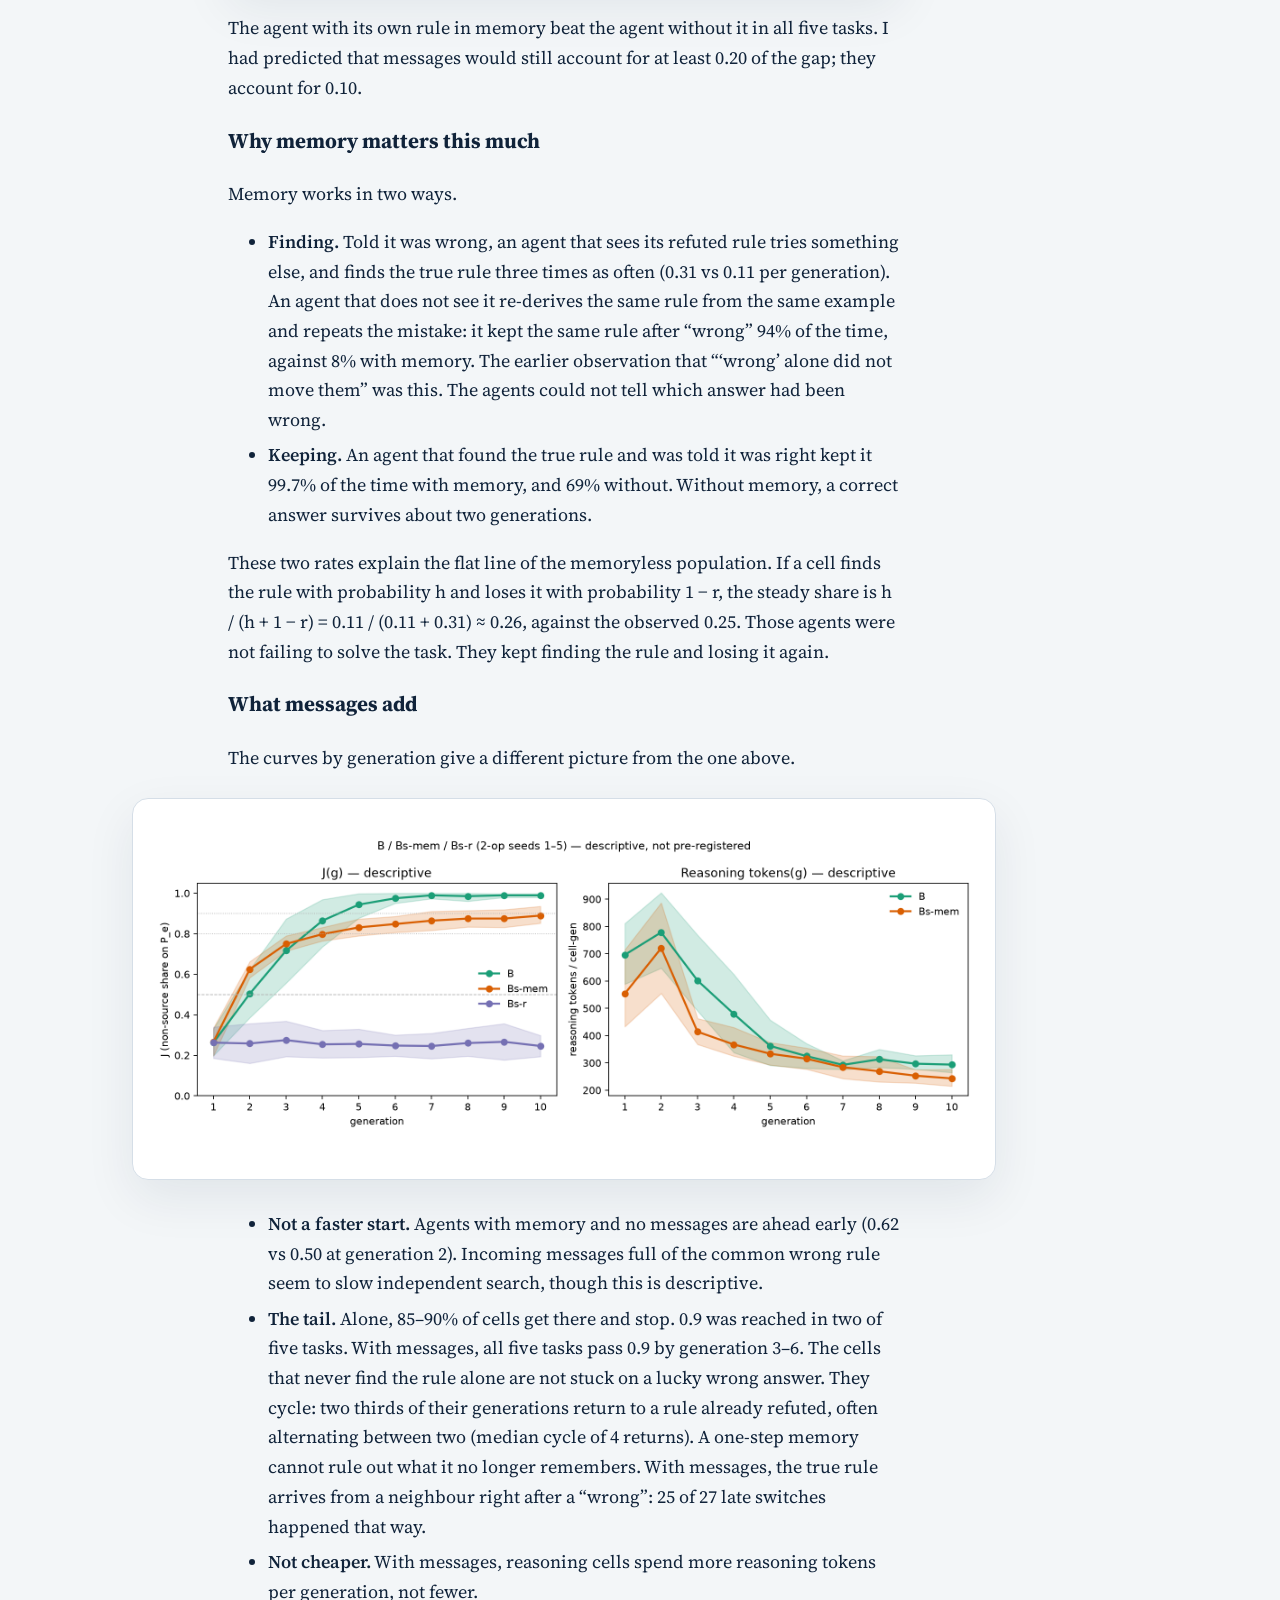
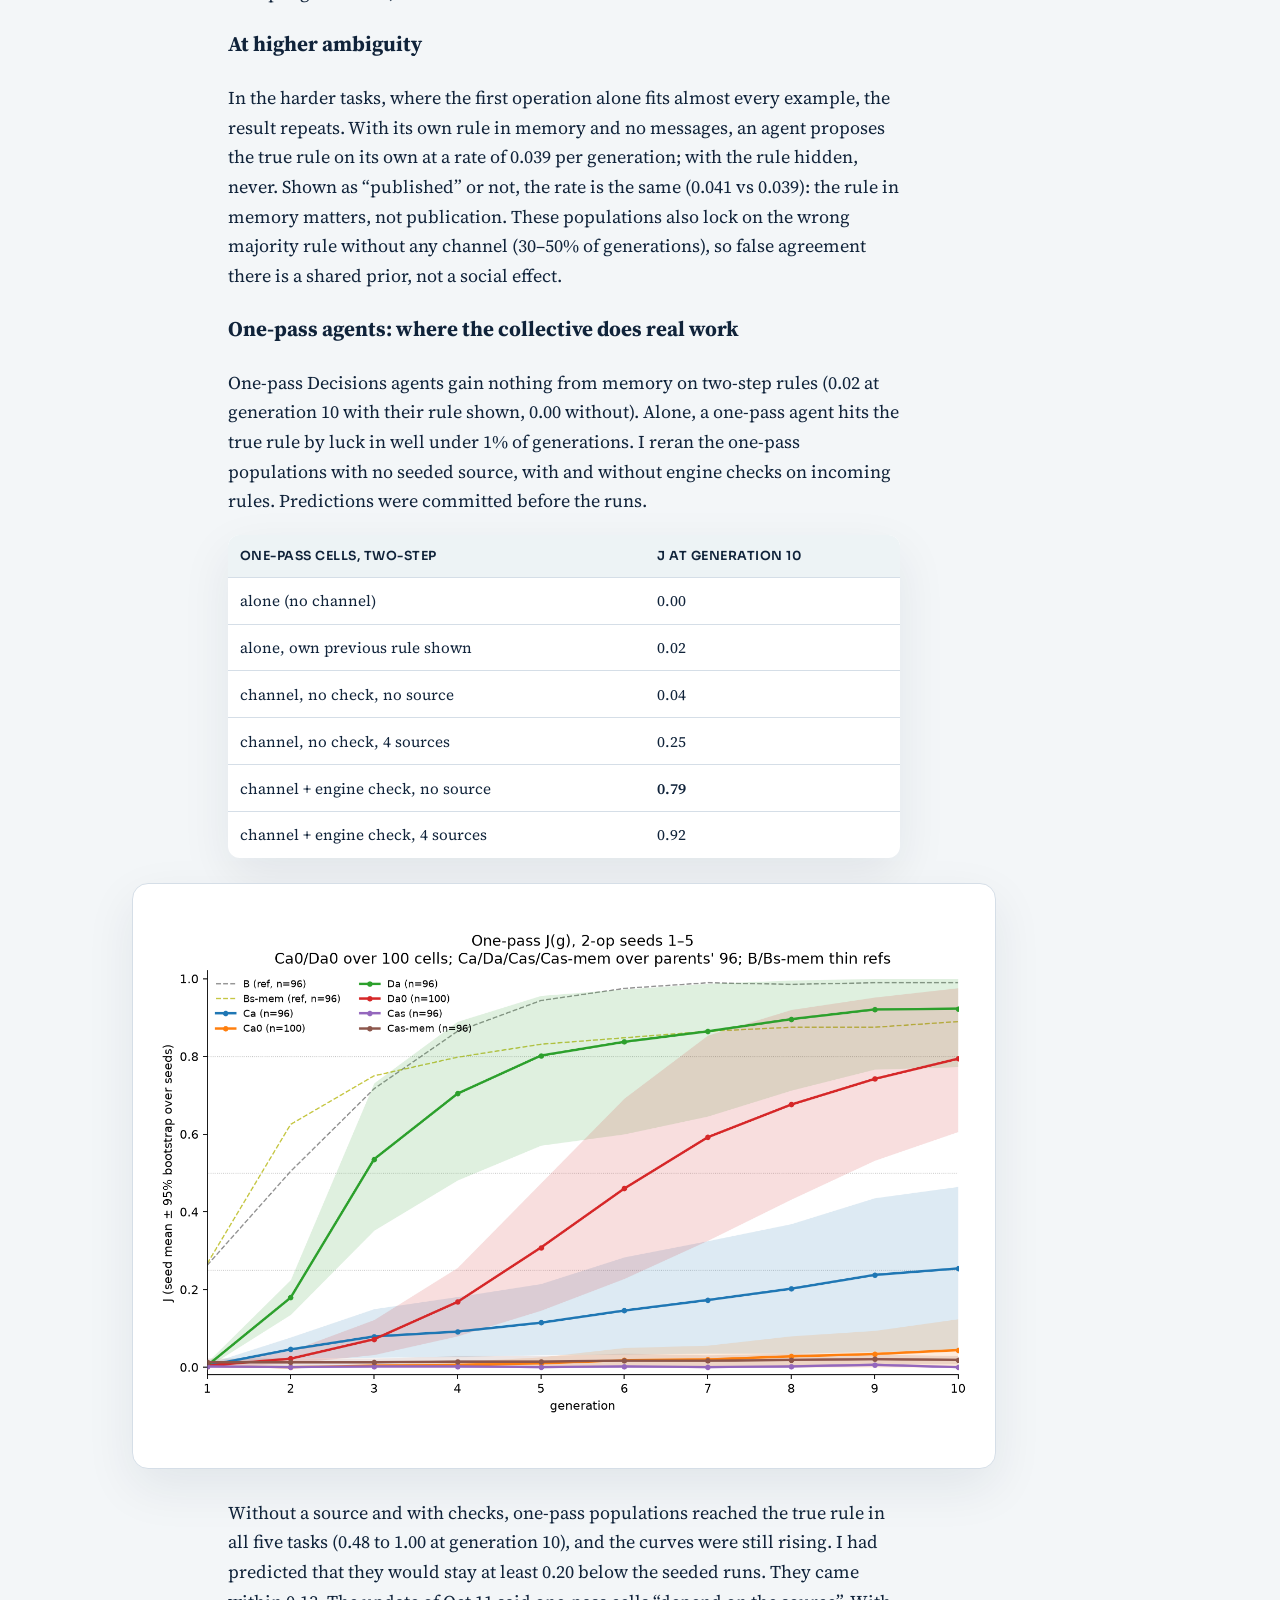
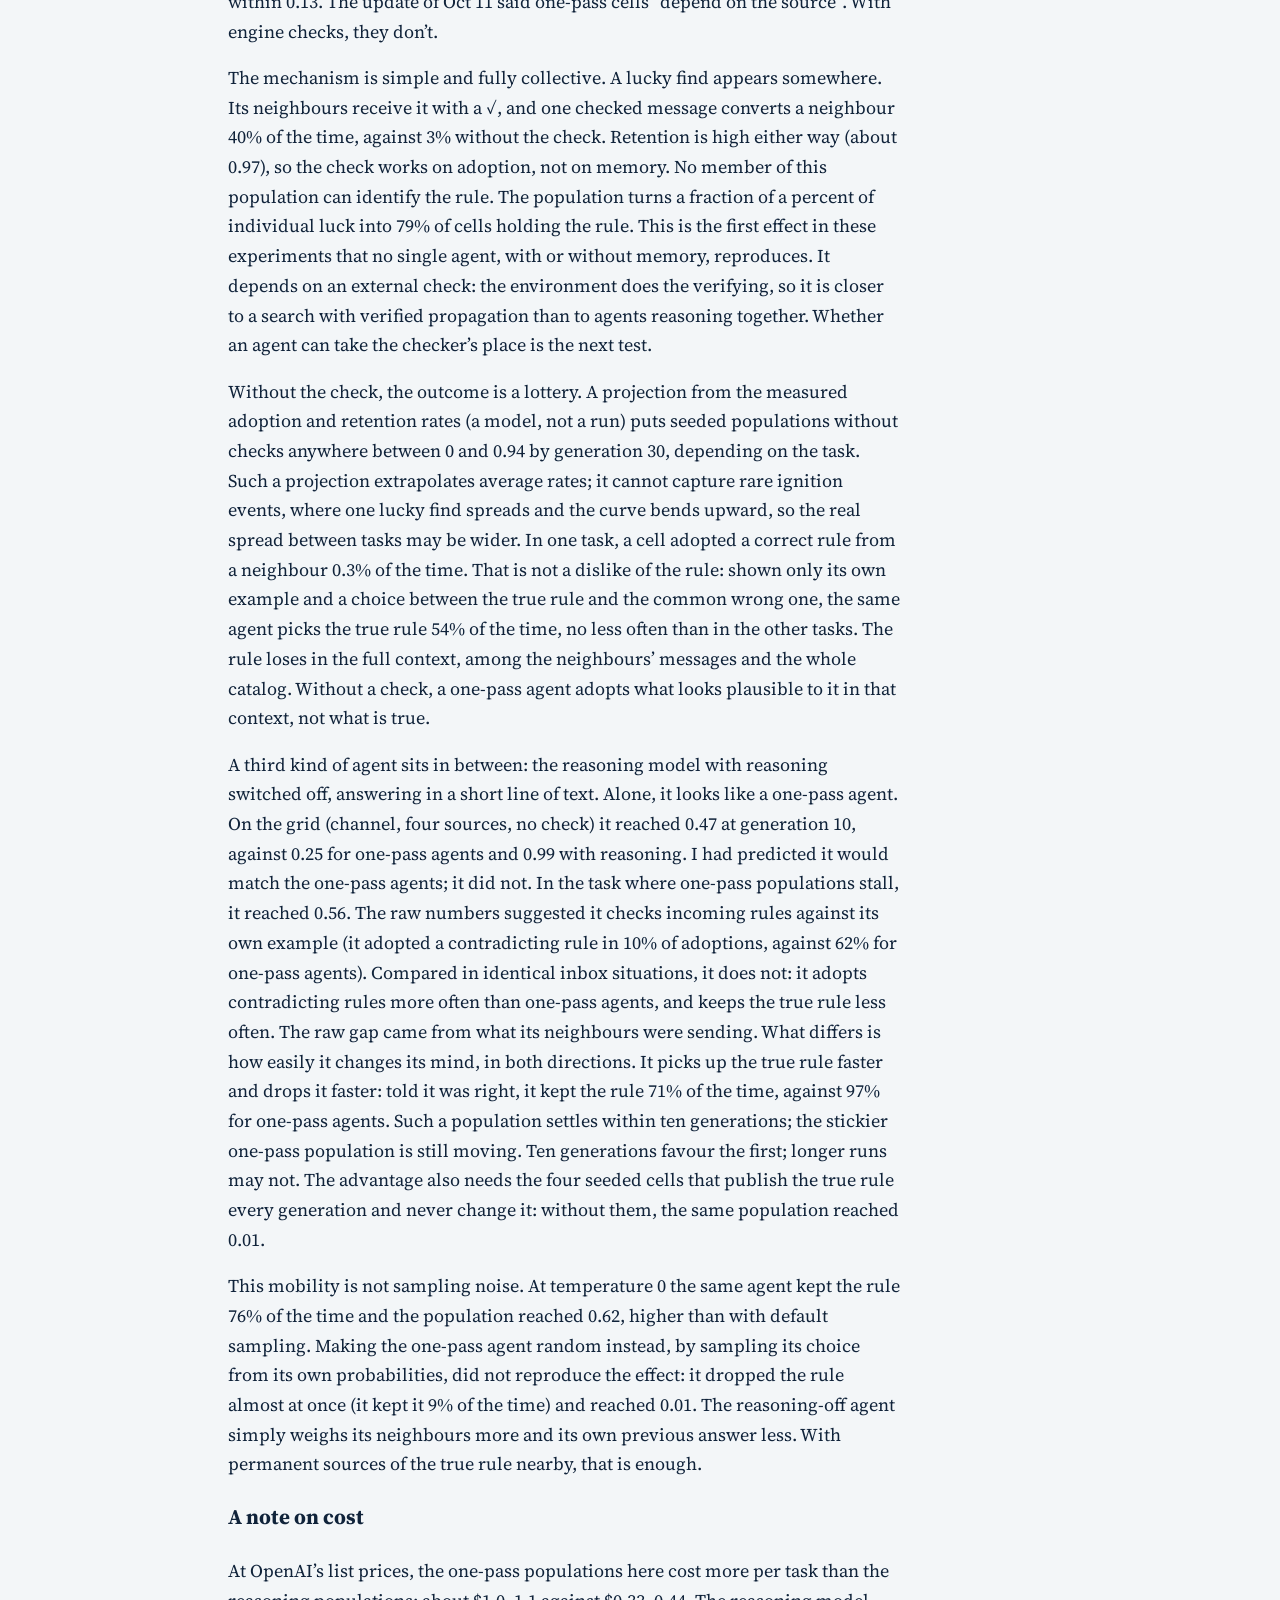
<file: docs/same_weights.html>
<!DOCTYPE html>
<html lang="en">
<head>
  <meta charset="utf-8" />
  <meta name="viewport" content="width=device-width, initial-scale=1" />
  <title>Same Weights, Three Ways to Answer · luna_life</title>
  <meta name="description" content="Why Collective Reasoning Needs More Than Communication" />
  <meta name="author" content="Artem Zvyagintsev" />
  <link rel="preconnect" href="https://fonts.googleapis.com" />
  <link rel="preconnect" href="https://fonts.gstatic.com" crossorigin />
  <link href="https://fonts.googleapis.com/css2?family=IBM+Plex+Mono:wght@400;500&family=Sora:wght@500;600;700&family=Source+Serif+4:ital,opsz,wght@0,8..60,400;0,8..60,600;1,8..60,400&display=swap" rel="stylesheet" />
  <link rel="stylesheet" href="styles.css?v=1792396264" />
</head>
<body>
  <div class="bg" aria-hidden="true"></div>
  <header class="top">
    <a class="mark" href="https://github.com/corba777/luna_life">luna_life</a>
    <nav>
      <a href="index.html">Earlier note</a>
      <a href="what_none_of_them_knew.html">What None of Them Knew</a>
      <a href="collective_falsification_overview.html">Collective Falsification</a>
      <a href="https://github.com/corba777/luna_life">Code</a>
      <a href="https://github.com/corba777/luna_life/blob/main/article/Luna.md">Source</a>
      <a href="https://github.com/corba777/luna_life/tree/main/artifacts">Artifacts</a>
    </nav>
  </header>

  <main>
    <article>
      <header class="hero">
        <p class="eyebrow">Research note · OpenAI gpt-6-luna</p>
        <h1>Same Weights, Three Ways to Answer</h1>
        <p class="dek">Why Collective Reasoning Needs More Than Communication</p>
        <p class="meta">Oct 9, 2026 · @Artem Zvyagintsev</p>
      </header>

      <div class="prose">
<p>Asked to pick one option in a single pass, a frontier model cannot check a two-step rule (59% on pairs, near chance) and follows a false rule it is told 76% of the time. Let the same model think for a few hundred tokens and it checks almost perfectly (100%) and follows the false rule only 1% of the time. Without thinking, switching APIs changes nothing. On a grid of 100 copies, each with too little evidence to find the rule alone, the right two-step rule spreads only when agents can check what their neighbours tell them, by reasoning or with an external check. An update at the end shows that this works even when no agent is given the answer.</p>
<h2>The setup</h2>
<p>The task is to check a rule against evidence. A hidden transformation maps 4-symbol strings over A–H to other strings, and the model sees a few input → output examples. The catalog has 101 candidate rules: 17 single operations (<code>reverse</code>, <code>rotate_left(k)</code>, <code>shift_symbols(k)</code>, <code>swap(i,j)</code>) and 84 compositions of two, such as <code>shift_symbols(1);swap(1,2)</code>.</p>
<p>Three tests, all on held-out rules:</p>
<ol>
<li><strong>Pairs.</strong> One true and one false candidate rule, named; does the model prefer the true one? 200 pairs, 100 single-op and 100 two-op, plus 100 three-op pairs from a separate held-out set of compositions outside the catalog. Chance is 50%.</li>
<li><strong>Told a lie.</strong> A message names a false rule as the answer; does the model follow it, or recover the true rule from its examples? 84 two-op cases.</li>
<li><strong>Pragmatic listening.</strong> A reference game where the right answer depends on what the speaker would have said instead (46 instances, 153 words). Scored against an ideal pragmatic listener.</li>
</ol>
<p>One model, <code>gpt-6-luna</code> (OpenAI, public beta), asked three ways:</p>
<ul>
<li><strong>Decisions API:</strong> one choice question, the model returns a probability for every option in one pass. Averaged over 4 option orderings.</li>
<li><strong>Responses API, reasoning off</strong> (<code>effort=none</code>): the model writes the option key directly.</li>
<li><strong>Responses API, reasoning on</strong> (<code>effort=medium</code> and <code>high</code>): the model may think before writing the key.</li>
</ul>
<p>Responses modes were sampled 8 times per question across the 4 orderings; all modes are compared on the chosen answer, not on probabilities. Predictions and pass thresholds were <a href="https://github.com/corba777/luna_life/tree/prereg-luna-modes-lock">committed before any Responses number existed</a> (tag <code>prereg-luna-modes-lock</code>; see <a href="https://github.com/corba777/luna_life/blob/main/PROVENANCE.md">PROVENANCE.md</a>). The two that matter most: on two-op pairs, reasoning high beats Decisions by at least +0.15 (primary); with reasoning off, the two APIs differ by less than 0.10 (control).</p>
<h2>Results</h2>
<div class="figure" id="fig-modes">
  <div class="figure-head">
    <span class="figure-label">Figure 1</span>
    <span class="figure-meta">gpt-6-luna · Oct 2026 · pairs n=100 two-op · pragmatic 46 / 153</span>
  </div>
  <div class="chart-grid">
    <div class="chart-panel">
      <h3>Two-op pair preference</h3>
      <div class="bars" data-chart="pairs"></div>
      <p class="chance">chance = 0.50</p>
    </div>
    <div class="chart-panel">
      <h3>Pragmatic listening</h3>
      <div class="bars" data-chart="pragmatic"></div>
    </div>
    <div class="chart-panel wide">
      <h3>Accuracy vs composition depth</h3>
      <div class="depth" data-chart="depth"></div>
      <p class="chance">Reasoning tokens (medium): ~227 → 689 → 1,349</p>
    </div>
  </div>
  <p class="caption">Bars are choice accuracy. Decisions = one-pass API; none / medium / high = Responses reasoning effort.</p>
</div>
<p>Paired cluster-bootstrap intervals against Decisions: reasoning high +0.41 [+0.32, +0.50] on two-op pairs, reasoning off +0.01 [−0.06, +0.08], and +0.35 [+0.27, +0.44] on pragmatic listening. On three-op pairs the gap widens: reasoning medium +0.475 [+0.35, +0.59] over Decisions, which falls to 52%. Medium and high sit within two points of each other wherever both ran, so depth, not effort level, is what the budget has to cover: mean reasoning tokens grow from 227 (one op) to 689 (two) to 1,349 (three).</p>
<h2>What it means</h2>
<p>The model has the components the task needs; in one pass, it fails to compose them. Checking a two-op rule means applying the first operation, holding the intermediate string, applying the second and comparing. In a single pass that intermediate result has to be computed inside the network, with nowhere to write it down, and here the model does not manage it. A few hundred tokens of reasoning give it a place to write. This is a limit of the mode as observed, not a proof that one pass cannot compose: whether training can teach a one-pass model to do this step internally, in a way that transfers to compositions and environments it was not trained on, is an open question and the one I want to test next.</p>
<p>Three observations point the same way:</p>
<ul>
<li><strong>It is a cliff, not a slope.</strong> One pass scores 94% on single operations, 59% on two and 52% on three: it does not degrade with depth, it drops to chance at the first composition. Reasoning stays at the ceiling at all three depths while its token count roughly doubles per added step.</li>
<li><strong>The control holds.</strong> Reasoning off, Responses − Decisions on two-op pairs is +0.01 [−0.06, +0.08]. The gain comes from thinking, not from a different API.</li>
<li><strong>An external step works as well as an internal one.</strong> When the environment attaches a ready-made ✓/✗ check to each candidate rule, the same one-pass model goes from 65% to 99.5% on picking the rule from the full catalog. On pragmatic listening, an explicit step built from the same one-pass model also works: asking it, for each candidate item, what word it would have said, and picking the item that best explains the word heard, lifts it from 61% to 93% [+0.23, +0.40] with no reasoning at all, matching reasoning medium (93%; <code>pragmatic_argmax_L2</code> = 0.935 in <code>luna_modes.json</code>). Inverting a neural speaker to get a pragmatic listener is an established method (<a href="https://arxiv.org/abs/1604.00562">Andreas &amp; Klein, 2016</a>; <a href="https://arxiv.org/abs/1711.04987">Fried et al., 2018</a>); what is new here is that it matches reasoning on the same weights. Since the reference listener is itself defined by inverting a speaker, this shows the model&rsquo;s speaker carries what its one-pass listener ignores, not that the model becomes pragmatic in general. Someone has to do the intermediate step; it does not matter much who.</li>
</ul>
<p>This is the familiar compositionality gap of language models: each step known, the composition not done without an explicit chain. The new part is seeing it inside one set of weights, with the reasoning budget as the only thing changed, and a dose curve that saturates early: medium (mean ~690 reasoning tokens on two-op pairs, ~460 across all pairs) is already at the ceiling.</p>
<h2>Caveats</h2>
<ul>
<li><strong>One model, one task family.</strong> String transformations over a 101-rule catalog. Other domains may need more or fewer steps. The three-op rules come from a separate held-out set outside the catalog, with two extra options per question, so the 1 → 2 → 3 comparison is not a pure change of depth.</li>
<li><strong>Public beta.</strong> <code>gpt-6-luna</code> and the Decisions API may change before release. How Decisions mode is built internally is not documented, so I make no claim about it beyond what it outputs.</li>
<li><strong>Different estimators.</strong> Decisions returns probabilities; Responses modes are estimated from 8 samples, with ties scored as half. That is why every comparison is on the chosen answer.</li>
<li><strong>Small held-out sets.</strong> Intervals are cluster bootstraps over the 26 held-out two-op functions (pairs) or the 46 instances (pragmatic listening).</li>
<li><strong>Validity.</strong> 0 invalid answers with reasoning off or medium; 1 truncated answer out of 1,600 at high, where reasoning hit the 8,192-token cap.</li>
</ul>
<h2>Why this matters for multi-agent work</h2>
<p>I study whether a population of decision-model agents on a 10×10 grid can spread a correct rule by messaging each other. An agent that follows whatever its neighbours say spreads errors as easily as truths; spreading the truth needs agents that check claims against their own evidence.</p>
<p>These results say one-pass decision models, small or frontier, do not check two-step claims, while the same weights with a little reasoning do. That splits the next steps into two routes:</p>
<ul>
<li><strong>Verify from outside:</strong> the environment attaches checks to messages (<a href="https://github.com/corba777/luna_life/tree/main/life_verify">our engine-check stand</a>).</li>
<li><strong>Verify from inside:</strong> agents that reason, or decision models trained to make the intermediate step within one pass.</li>
</ul>
<p>I put both on the same grid, with each agent given too little evidence to find the rule alone.</p>
<h2>On the grid</h2>
<blockquote>
<p>A full account of where this work led is in <a href="what_none_of_them_knew.html">What None of Them Knew</a>.</p>
<p>The grid runs, round by round for each model, are in <a href="wandering_holes.html">Wandering Holes</a>.
A later track asks whether a population can falsify a shared wrong rule by running its own experiments:
<a href="collective_falsification.html">Collective Falsification</a>.</p>
<p><strong>Correction, Oct 13, 2026.</strong> The no-channel control in this section removed two things, not one:
the neighbours&rsquo; messages and each agent&rsquo;s memory of its own previous rule. With that memory
restored and still no messages, a single reasoning agent reaches 0.89 on two-step rules (end of
run), against 0.99 with messages. The claims below that two-step rules are solved &ldquo;only
collectively&rdquo; and that messages make them &ldquo;possible&rdquo; do not hold for reasoning agents. The
single-agent results above are unaffected. See the update at the end.</p>
</blockquote>
<p>Single rules are solved by each reasoning agent alone. Two-step rules are solved only collectively, and only when incoming claims are checked: by the agent&rsquo;s own reasoning or by the environment.</p>
<p>The same <code>gpt-6-luna</code>, now as 100 cells on a 10×10 torus. Four source cells hold the true rule. (For reasoning cells they turn out not to matter; see the update.) Every other cell sees one example that fits more than one rule, so it cannot identify the rule alone. Each generation a cell picks a rule, is told whether it was right and, with the channel on, publishes its rule to its neighbours. J is the share of non-source cells holding the true rule, averaged over 10 generations; 5 seeds per depth. &ldquo;Solved&rdquo; below means most non-source cells come to hold the true rule and keep holding it, not that some cells find it.</p>
<table>
<thead>
<tr>
<th>cells</th>
<th>channel</th>
<th>check on incoming rules</th>
<th>J, one-op</th>
<th>J, two-op</th>
</tr>
</thead>
<tbody>
<tr>
<td>reasoning medium</td>
<td>on</td>
<td>own reasoning</td>
<td>0.99</td>
<td>0.82</td>
</tr>
<tr>
<td>reasoning medium</td>
<td>off</td>
<td>—</td>
<td>0.93</td>
<td>0.25</td>
</tr>
<tr>
<td>Decisions (argmax)</td>
<td>on</td>
<td>none</td>
<td>0.53</td>
<td>0.14</td>
</tr>
<tr>
<td>Decisions (argmax)</td>
<td>off</td>
<td>—</td>
<td>0.19</td>
<td>0.00</td>
</tr>
<tr>
<td>Decisions (argmax)</td>
<td>on</td>
<td>engine ✓/✗</td>
<td>0.88</td>
<td>0.67</td>
</tr>
</tbody>
</table>
<figure class="figure photo">
  <div class="figure-head">
    <span class="figure-label">Figure 2</span>
    <span class="figure-meta">J by generation · 5 seeds · 95% bootstrap bands</span>
  </div>
  <img src="assets/fig_j_by_gen.png" alt="Share of non-source cells holding the true rule by generation, one-op and two-op panels" width="1200" height="640" loading="lazy" />
  <figcaption>Share of non-source cells holding the true rule, by generation. “Silent” = no channel; “one-pass” = Decisions API; “+ check” = engine ✓/✗ on incoming rules. Dashed line = topological reachability bound.</figcaption>
</figure>
<p>Share of non-source cells holding the true rule, by generation; bands are 95% bootstrap intervals over 5 seeds. &ldquo;Silent&rdquo; = no channel; &ldquo;one-pass&rdquo; = Decisions API; &ldquo;+ check&rdquo; = engine ✓/✗ on incoming rules. The dashed black line is the topological reachability bound: how fast the rule could spread on this grid if every cell adopted it on first contact.</p>
<ul>
<li><strong>Messages make two-op rules possible, not just faster.</strong> With the channel, reasoning cells lock on the true rule in all 5 two-op seeds by generation 2–4; without it they stay at 0.25 (+0.57 [+0.55, +0.61]). On one-op rules each reasoning cell finds the rule alone, so the channel adds little.</li>
<li><strong>Collective correction has two stages.</strong> A reasoning cell checks each incoming rule against its own example and does not adopt one that contradicts it (98% of the time, in the three seeds traced). Among the rules that fit, it switches to the true one when told its own answer was wrong and the true rule is in its inbox (87%). One-pass cells keep the second stage and lack the first: in the three seeds I traced, all 70 cells that switched to a neighbour&rsquo;s rule had just been told they were wrong, but they took rules contradicting their own example as readily as rules that fit it. That stage alone still lets some truth through: without the channel one-pass cells never reach a two-op rule (J 0.00); with it they reach 0.14 (+0.13 [+0.03, +0.25]). I had predicted no difference. On one-op rules, which one-pass cells can check, the channel matters more: 0.53 against 0.19 (+0.34 [+0.20, +0.47]).</li>
<li><strong>Identical agents agree without talking, sometimes on the wrong answer.</strong> In one two-op task, the first operation of the true rule alone fits 97% of the cells&rsquo; examples. Without a channel, 78% of reasoning cells picked that simpler rule independently in the first generation (31% would pick a single-op rule if cells chose evenly among the rules that fit their example) and held it for all ten, although they were told their answer was wrong in 90% of generations: with nothing better in sight, &ldquo;wrong&rdquo; alone did not move them. Knowing an answer is wrong is not the same as having a better one, even for a reasoning model. One-pass cells did the same (98%). With messages, reasoning cells left it within a generation. A shared prior makes copies of one model agree; agreement alone is no evidence that they communicated. This is one task out of five, so it is an observation, not a rate.</li>
<li><strong>Delegated verification works for one-pass agents.</strong> With an engine ✓/✗ attached to each incoming rule, one-pass cells reach 0.67 on two-op rules (0.92 by generation 10), against 0.14 without (+0.53 [+0.31, +0.70]). It helps on one-op rules too, 0.88 against 0.53 (+0.35 [+0.16, +0.56]): picking from 101 rules with one example is harder than choosing between two. On two-op rules it is slower than reasoning cells, and not yet level with them: by generation 10, 0.92 against 0.99.</li>
<li><strong>An engine check cannot break that kind of agreement.</strong> The check tests whether a rule fits the examples, and the simpler false rule does: it solves local consistency, not identifiability. In that task, one-pass cells with engine checks locked on the false rule for 7 of 10 generations before recovering. Only the combination of &ldquo;you were wrong&rdquo; and the true rule arriving from a neighbour breaks it.</li>
</ul>
<p>Caveats specific to the grid: one model, 5 seeds per depth, one 10-generation epoch, and a lock threshold (modal share ≥ 0.5) chosen in advance; at 0.6 the false-agreement result above survives and two borderline cases disappear.</p>
<p>The pattern is the one from the single-agent tests, scaled up: in these experiments, collective inference worked only when incoming claims were checked, by the agents or by the environment, and a channel without a check passed errors along with truths. Whether a one-pass model can be trained to make that check itself is the next question.</p>
<h2>Update, Oct 11, 2026: does the grid need a teacher?</h2>
<p>The grid runs above seed four &ldquo;source&rdquo; cells with the true rule. I reran the two-op tasks with one
source and with none: same model, same five tasks, same private examples, with predictions committed
before the runs.</p>
<table>
<thead>
<tr>
<th>reasoning cells, two-op</th>
<th>J at generation 10</th>
<th>J averaged over 10 generations</th>
</tr>
</thead>
<tbody>
<tr>
<td>4 sources (as above)</td>
<td>0.99</td>
<td>0.82</td>
</tr>
<tr>
<td>1 source</td>
<td>0.98</td>
<td>0.80</td>
</tr>
<tr>
<td>0 sources</td>
<td>0.99</td>
<td>0.82</td>
</tr>
<tr>
<td>0 sources, no messages</td>
<td>0.25</td>
<td>0.25</td>
</tr>
</tbody>
</table>
<p><strong>No teacher needed.</strong> With no seeded source, all five populations converge on the true rule (98–100%
of cells by generation 10). In the first generation, 23–39% of cells find the two-step rule on their
own, as they do without messages. The rest are told they are wrong and check the candidates their
neighbours send. Even with one source, 70–88% of the cells holding the rule at the end trace it only
to such solo finds, not to the source.</p>
<p><strong>A minority overturns a majority.</strong> In the task where the simpler first operation fits almost every
example, 75% of cells start on the false rule and 23% on the true one. Without messages, the false
majority holds for all ten generations. With messages and no source, the true rule is the majority by
generation 3 and is held by 98% of cells at generation 10. I had predicted the opposite: that without a
seeded source the population would stay locked on the false rule.</p>
<p><strong>Checks narrow the field; votes break ties.</strong> A cell that has been told it is wrong, and has only one
incoming rule that survives its own check, usually switches on a single neighbour&rsquo;s message (77% per
generation; 87% with three or more neighbours sending it). When two rules survive the check, the
number of neighbours decides (25% with one, 75% with three or more). One-pass Decisions cells follow
the crowd either way (4% with one, 27% with three or more): they have no check to narrow the field.</p>
<p>One-pass decision cells behave differently. They almost never find the rule alone, so they depend on
the source. With an external check on incoming claims, a single source&rsquo;s rule travels the whole grid
(92% of cells at generation 10, 80% tracing it back to the source). Without the check, the wave dies
within a few steps (10%).</p>
<blockquote>
<p><em>Oct 13: with engine checks, one-pass populations also reach the rule without a source (0.79 at
generation 10, all five tasks); see below.</em></p>
</blockquote>
<p><strong>What this changes.</strong> The conclusion above stands: collective inference needed a check on incoming
claims. But &ldquo;a seeded truth spreading through the grid&rdquo; is the wrong picture for reasoning cells. In
these runs the true rule was present from the first generation, so what the grid did was select among
hypotheses some agents already held. In follow-up runs where each agent&rsquo;s evidence was more
ambiguous, the true rule sometimes won although no agent held it at the start; I am testing what
drives that.</p>
<p>Caveats: one model, five tasks, one 10×10 grid on which no cell is more than five steps from any
other. The share of solo finds depends on how much evidence each cell gets. With more ambiguous
evidence the outcome varies: at the highest ambiguity I tried, three of five populations ended on a
false rule. Two of my predictions for these runs failed: I expected most switches on the wavefront
to involve a single neighbour (19% did, because solo finds are everywhere), and I expected the
zero-source population to stay on the false rule in the hard task (it did not).</p>
<p><em>Edited Oct 12: two sentences narrowed after follow-up runs.</em></p>
<p><em>Edited Oct 13: one-pass zero-source line.</em></p>
<h2>Update, Oct 13, 2026: it was the memory</h2>
<h3>One line in the prompt</h3>
<p>Each generation, a cell sees one line about its previous step. With the channel on, a cell that
published its rule sees it:</p>
<pre><code>Previous step: answer=BCBH correct=false published signal=0 say='shift_symbols(1);swap(2,3)'.
</code></pre>
<p>With the channel off, the same cell saw this:</p>
<pre><code>Previous step: answer=BCBH correct=false silence.
</code></pre>
<p>It knew it had been wrong, but not which rule had been wrong. The memory code stored the rule
only as the content of the message, so turning messages off also erased the agent&rsquo;s record of its
own hypothesis. Every &ldquo;no channel&rdquo; control in this article changed two things at once.</p>
<h3>The test</h3>
<p>I added the rule back to the silent agents&rsquo; memory line and changed nothing else:</p>
<pre><code>Previous step: answer=BCBH correct=false silence held_rule='shift_symbols(1);swap(2,3)'.
</code></pre>
<p>A line-by-line diff of the rendered prompts confirmed this was the only difference, and the
request hashes in the API cache confirmed the model received it. Predictions were committed
before the runs. Same five two-step tasks, same examples, ten generations.</p>
<table>
<thead>
<tr>
<th>reasoning cells, two-step</th>
<th>J at generation 10</th>
<th>J averaged over 10 generations</th>
</tr>
</thead>
<tbody>
<tr>
<td>messages (as above)</td>
<td>0.99</td>
<td>0.82</td>
</tr>
<tr>
<td>no messages, own previous rule shown</td>
<td><strong>0.89</strong></td>
<td><strong>0.76</strong></td>
</tr>
<tr>
<td>no messages, own previous rule hidden (as above)</td>
<td>0.25</td>
<td>0.26</td>
</tr>
</tbody>
</table>
<p>The agent with its own rule in memory beat the agent without it in all five tasks. I had predicted
that messages would still account for at least 0.20 of the gap; they account for 0.10.</p>
<h3>Why memory matters this much</h3>
<p>Memory works in two ways.</p>
<ul>
<li><strong>Finding.</strong> Told it was wrong, an agent that sees its refuted rule tries something else, and
  finds the true rule three times as often (0.31 vs 0.11 per generation). An agent that does not
  see it re-derives the same rule from the same example and repeats the mistake: it kept the same
  rule after &ldquo;wrong&rdquo; 94% of the time, against 8% with memory. The earlier observation that
  &ldquo;&lsquo;wrong&rsquo; alone did not move them&rdquo; was this. The agents could not tell which answer had been
  wrong.</li>
<li><strong>Keeping.</strong> An agent that found the true rule and was told it was right kept it 99.7% of the
  time with memory, and 69% without. Without memory, a correct answer survives about two
  generations.</li>
</ul>
<p>These two rates explain the flat line of the memoryless population. If a cell finds the rule with
probability h and loses it with probability 1 − r, the steady share is h / (h + 1 − r) =
0.11 / (0.11 + 0.31) ≈ 0.26, against the observed 0.25. Those agents were not failing to solve the
task. They kept finding the rule and losing it again.</p>
<h3>What messages add</h3>
<p>The curves by generation give a different picture from the one above.</p>
<figure class="figure photo"><img width="1200" alt="J by generation for messages, memory without messages, and neither; reasoning tokens per cell by generation" src="assets/fig_curves_B_Bsmem_Bsr.png" /></figure><ul>
<li><strong>Not a faster start.</strong> Agents with memory and no messages are ahead early (0.62 vs 0.50 at
  generation 2). Incoming messages full of the common wrong rule seem to slow independent search,
  though this is descriptive.</li>
<li><strong>The tail.</strong> Alone, 85–90% of cells get there and stop. 0.9 was reached in two of five tasks.
  With messages, all five tasks pass 0.9 by generation 3–6. The cells that never find the rule
  alone are not stuck on a lucky wrong answer. They cycle: two thirds of their generations
  return to a rule already refuted, often alternating between two (median cycle of 4 returns). A
  one-step memory cannot rule out what it no longer remembers. With messages, the true rule
  arrives from a neighbour right after a &ldquo;wrong&rdquo;: 25 of 27 late switches happened that way.</li>
<li><strong>Not cheaper.</strong> With messages, reasoning cells spend more reasoning tokens per generation, not
  fewer.</li>
</ul>
<h3>At higher ambiguity</h3>
<p>In the harder tasks, where the first operation alone fits almost every example, the result
repeats. With its own rule in memory and no messages, an agent proposes the true rule on its own
at a rate of 0.039 per generation; with the rule hidden, never. Shown as &ldquo;published&rdquo; or
not, the rate is the same (0.041 vs 0.039): the rule in memory matters, not publication. These
populations also lock on the wrong majority rule without any channel (30–50% of generations), so
false agreement there is a shared prior, not a social effect.</p>
<h3>One-pass agents: where the collective does real work</h3>
<p>One-pass Decisions agents gain nothing from memory on two-step rules (0.02 at generation 10 with
their rule shown, 0.00 without). Alone, a one-pass agent hits the true rule by luck in well under 1%
of generations. I reran the one-pass populations with no seeded source, with and without engine
checks on incoming rules. Predictions were committed before the runs.</p>
<table>
<thead>
<tr>
<th>one-pass cells, two-step</th>
<th>J at generation 10</th>
</tr>
</thead>
<tbody>
<tr>
<td>alone (no channel)</td>
<td>0.00</td>
</tr>
<tr>
<td>alone, own previous rule shown</td>
<td>0.02</td>
</tr>
<tr>
<td>channel, no check, no source</td>
<td>0.04</td>
</tr>
<tr>
<td>channel, no check, 4 sources</td>
<td>0.25</td>
</tr>
<tr>
<td>channel + engine check, no source</td>
<td><strong>0.79</strong></td>
</tr>
<tr>
<td>channel + engine check, 4 sources</td>
<td>0.92</td>
</tr>
</tbody>
</table>
<figure class="figure photo"><img width="1200" alt="J by generation for the one-pass arms, with the reasoning populations as thin reference lines" src="assets/fig_curves_onepass.png" /></figure><p>Without a source and with checks, one-pass populations reached the true rule in all five tasks
(0.48 to 1.00 at generation 10), and the curves were still rising. I had predicted that they would
stay at least 0.20 below the seeded runs. They came within 0.13. The update of Oct 11 said one-pass
cells &ldquo;depend on the source&rdquo;. With engine checks, they don&rsquo;t.</p>
<p>The mechanism is simple and fully collective. A lucky find appears somewhere. Its neighbours
receive it with a ✓, and one checked message converts a neighbour 40% of the time, against 3%
without the check. Retention is high either way (about 0.97), so the check works on adoption, not
on memory. No member of this population can identify the rule. The population turns a fraction
of a percent of individual luck into 79% of cells holding the rule. This is the first effect in
these experiments that no single agent, with or without memory, reproduces. It depends on an
external check: the environment does the verifying, so it is closer to a search with verified
propagation than to agents reasoning together. Whether an agent can take the checker&rsquo;s place is
the next test.</p>
<p>Without the check, the outcome is a lottery. A projection from the measured adoption and retention
rates (a model, not a run) puts seeded populations without checks anywhere between 0 and 0.94 by
generation 30, depending on the task. Such a projection extrapolates average rates; it cannot
capture rare ignition events, where one lucky find spreads and the curve bends upward, so the real
spread between tasks may be wider. In one task, a cell adopted a correct rule from a neighbour
0.3% of the time. That is not a dislike of the rule: shown only its own example and a choice
between the true rule and the common wrong one, the same agent picks the true rule 54% of the
time, no less often than in the other tasks. The rule loses in the full context, among the
neighbours&rsquo; messages and the whole catalog. Without a check, a one-pass agent adopts what looks
plausible to it in that context, not what is true.</p>
<p>A third kind of agent sits in between: the reasoning model with reasoning switched off, answering
in a short line of text. Alone, it looks like a one-pass agent. On the grid (channel, four
sources, no check) it reached 0.47 at generation 10, against 0.25 for one-pass agents and 0.99
with reasoning. I had predicted it would match the one-pass agents; it did not. In the task where
one-pass populations stall, it reached 0.56. The raw numbers suggested it checks incoming rules
against its own example (it adopted a contradicting rule in 10% of adoptions, against 62% for
one-pass agents). Compared in identical inbox situations, it does not: it adopts contradicting
rules more often than one-pass agents, and keeps the true rule less often. The raw gap came from
what its neighbours were sending. What differs is how easily it changes its mind, in both
directions. It picks up the true rule faster and drops it faster: told it was right, it kept the
rule 71% of the time, against 97% for one-pass agents. Such a population settles within ten
generations; the stickier one-pass population is still moving. Ten generations favour the first;
longer runs may not. The advantage also needs the four seeded cells that publish the true rule
every generation and never change it: without them, the same population reached 0.01.</p>
<p>This mobility is not sampling noise. At temperature 0 the same agent kept the rule 76% of the time
and the population reached 0.62, higher than with default sampling. Making the one-pass agent
random instead, by sampling its choice from its own probabilities, did not reproduce the effect:
it dropped the rule almost at once (it kept it 9% of the time) and reached 0.01. The
reasoning-off agent simply weighs its neighbours more and its own previous answer less. With
permanent sources of the true rule nearby, that is enough.</p>
<h3>A note on cost</h3>
<p>At OpenAI&rsquo;s list prices, the one-pass populations here cost more per task than the reasoning
populations: about $1.0–1.1 against $0.33–0.44. The reasoning model with reasoning switched off
was the cheapest, about $0.22 per task, with around 28 output tokens per answer. A one-pass answer is averaged over four option
orderings, and that matters: with a single ordering, 71% of a lone one-pass agent&rsquo;s rule choices
change. That is an API price, not a compute cost. A one-pass decision reads the prompt and scores
the options without generating text. On local hardware, four orderings mostly share the same
prefix, while a reasoning agent generates hundreds of tokens per answer. On one&rsquo;s own GPU, a slow
population of cheap verified agents may well be the economical option. I have not measured that
yet.</p>
<h3>What still holds</h3>
<p>The single-agent results at the top of this article stand: they involve no memory, no generations
and no channel. On the grid, the checking behaviour stands. Reasoning agents reject incoming rules
that contradict their own example, and engine checks let one-pass agents reach 0.67. The numbers
in the tables above are correct. What changes is what they mean.</p>
<h3>What I got wrong, and how I found it</h3>
<p>The control was mine, and so was the mistake: I checked that the intended input changed, not
that nothing else did. A line-by-line diff of two prompts would have shown it on the first day.
Every comparison I report now starts with that diff, and the gate fails on any difference not
listed in advance.</p>
<p>Four of my post-hoc readings during this work were also overturned by the registered test that
followed:
- a split inside the message runs suggested discovery did not depend on memory;
- I expected the stuck agents to be lucky with a wrong rule;
- I called false agreement the one genuinely collective effect;
- I read the reasoning-off agents&rsquo; advantage as a check against their own example.</p>
<p>Several registered predictions failed as well. I expected one-pass agents with checks to need a
seeded source. I expected the reasoning-off agent to behave like the one-pass agent on the grid,
then to owe its advantage to a check against its own example, then to sampling noise. Each was
tested before I wrote it down as a finding, and each was wrong.</p>
<p>A neighbour-based heuristic for &ldquo;who published&rdquo; produced a threefold effect that disappeared when
I recovered the exact status from the cache keys.</p>
<h3>Where this leaves the question</h3>
<p>In this task, with this model, the answer depends on the agents.</p>
<ul>
<li><strong>Agents that reason and remember their own attempts</strong> solve the task alone. For them the
  collective is a delivery system: messages bring the last 10–15% of agents along.</li>
<li><strong>Agents that cannot solve it alone</strong> (one pass, no reasoning) need the collective and a check.
  Together they reach a rule none of them can find, without any teacher. Without the check they
  depend on luck and on how plausible the right answer looks.</li>
</ul>
<p>Across all of this, an explicit step does the work: reasoning, remembering one&rsquo;s refuted attempts,
or a check on incoming claims. Communication matters when it carries the output of such a step to
agents that cannot take it themselves. This fits what others have found when the memory of earlier attempts, including
failed ones, is kept explicitly: GitSwarm&rsquo;s shared repository keeps failed work, and the
designer in SPADE relies on an accumulated memory of environments.</p>
<p>It also means this task cannot show emergence. Each cell&rsquo;s own example, plus &ldquo;right/wrong&rdquo;
feedback and ten generations of memory, is enough to identify the rule. A collective is necessary
only when no single agent&rsquo;s information is enough: the evidence is split across agents, or there
is no individual feedback to learn from. That is the next experiment, with <code>gpt-6-luna</code> as the
reference and our own decision models alongside it.</p>
<p>Caveats: one model, five tasks per ambiguity level, a closed catalog of 101 rules, one 10×10 grid.
The memory line holds one step. A fuller history of refuted rules may close the remaining gap
without messages, which is a test I have not run.</p>
<p><em>Update added Oct 13, 2026. Prompts, gate diffs, predictions and analyses:
<code>TASK_LIFE_OWN_MEMORY.md</code>, <code>prompts/own_memory_gate_diffs.md</code>, <code>runs/life_own_memory/</code>;
one-pass arms: <code>runs/life_onepass_no_source/</code>; reasoning-off: <code>TASK_LIFE_LUNA_NONE.md</code>.</em></p>
      </div>
    </article>
  </main>

  <footer class="foot">
    <p>MIT · <a href="https://github.com/corba777/luna_life">corba777/luna_life</a> · numbers from committed aggregates under <code>artifacts/</code></p>
  </footer>

  <script id="chart-data" type="application/json">{"pairs": {"decisions": 0.59, "none": 0.6, "medium": 0.995, "high": 1.0}, "pragmatic": {"decisions": 0.6143790849673203, "none": 0.5228758169934641, "medium": 0.934640522875817, "high": 0.9673202614379085}, "depth": {"decisions": [0.94, 0.59, 0.52], "none": [0.855, 0.6, 0.505], "medium": [1.0, 0.995, 0.995], "tokens": [227.01125, 688.98125, 1349.49875]}, "deltas": {"high_pairs": {"mean": 0.41, "lo": 0.32064557830308144, "hi": 0.5, "n_fn": 26, "n_pairs": 100, "ci_excludes_0": true, "method": "cluster_by_function_paired_deltas", "resp_mean_2op": 1.0, "dec_mean_2op": 0.59}, "none_pairs": {"mean": 0.01, "lo": -0.055, "hi": 0.07731958762886598, "n_fn": 26, "n_pairs": 100, "ci_excludes_0": false, "method": "cluster_by_function_paired_deltas", "resp_mean_2op": 0.6, "dec_mean_2op": 0.59}, "high_prg": {"mean": 0.35294117647058826, "lo": 0.2662712287712288, "hi": 0.44305225088036526, "n_inst": 46, "n_words": 153, "ci_excludes_0": true, "method": "instance_cluster_paired_word_deltas", "resp_mean": 0.9673202614379085, "dec_mean": 0.6143790849673203, "reported_resp_mean": 0.9673202614379085, "mean_match_reported": true}}}</script>
  <script src="charts.js"></script>
</body>
</html>
</file>
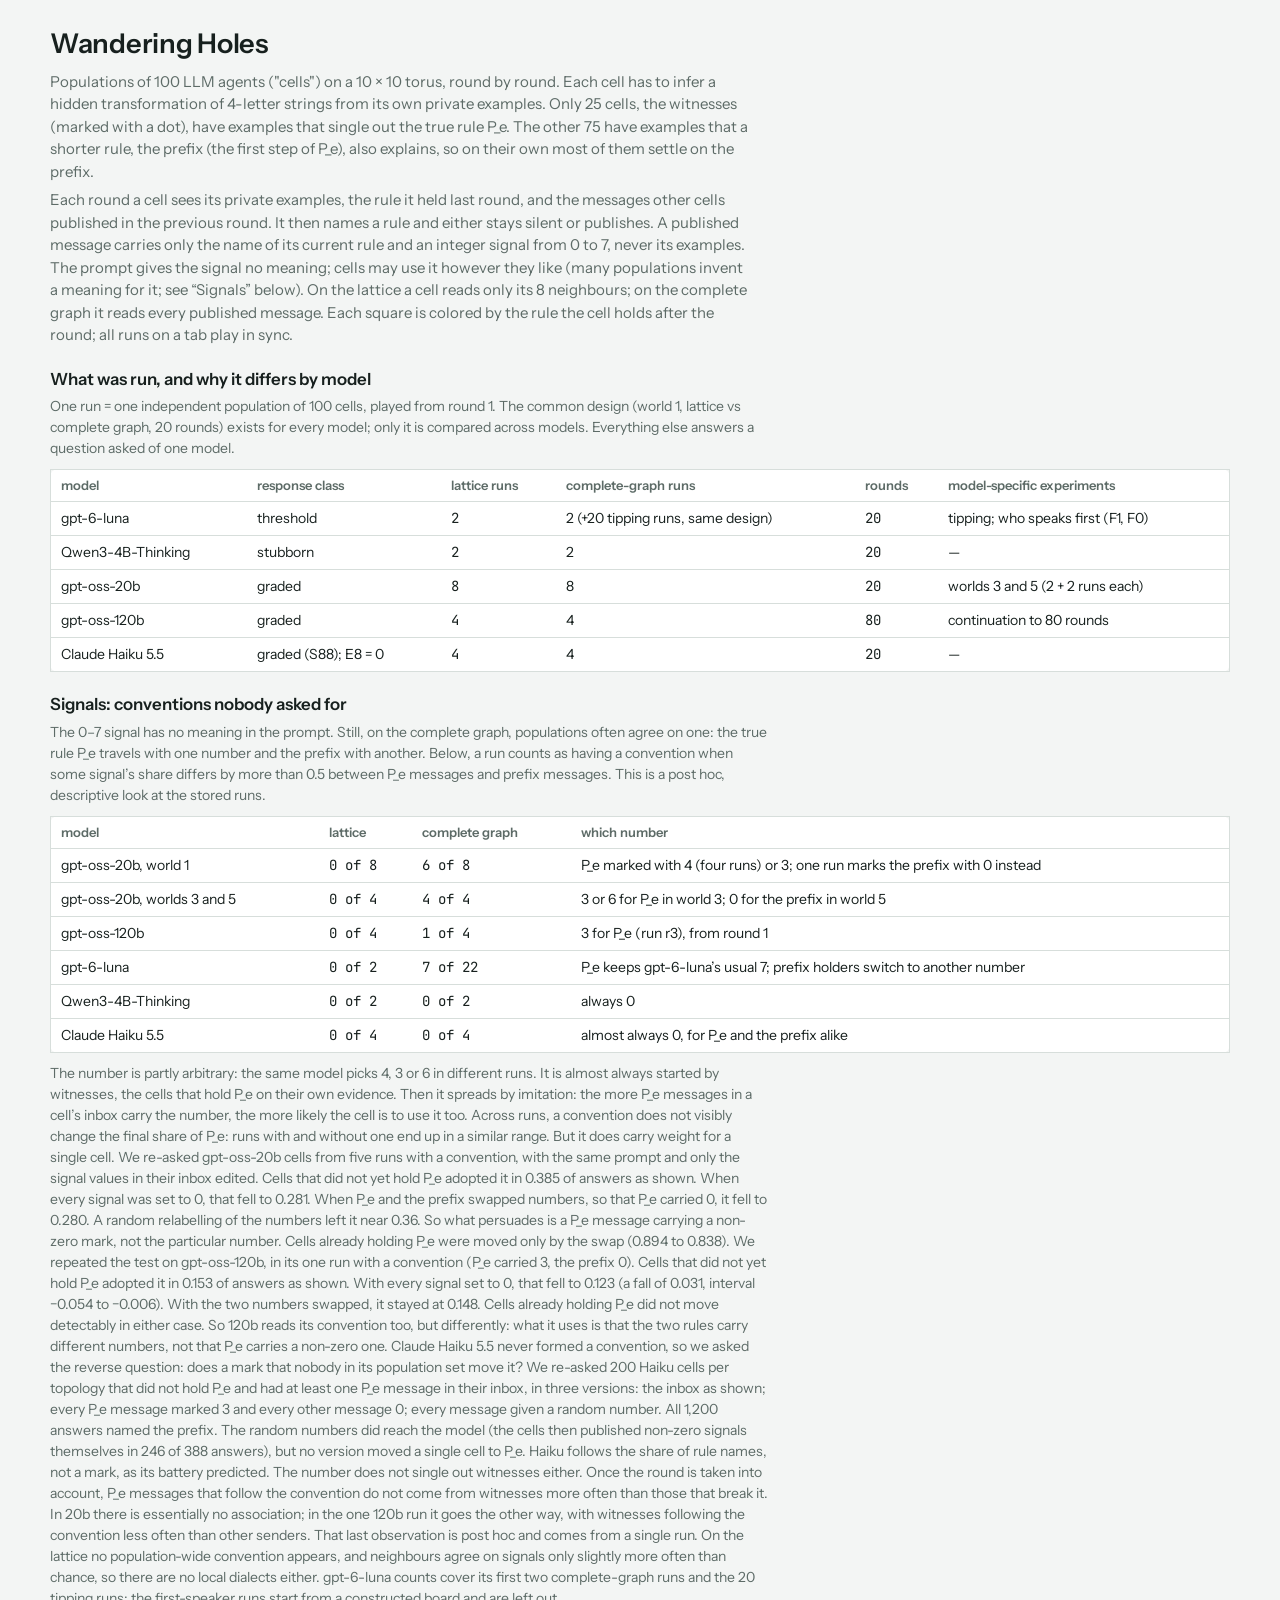
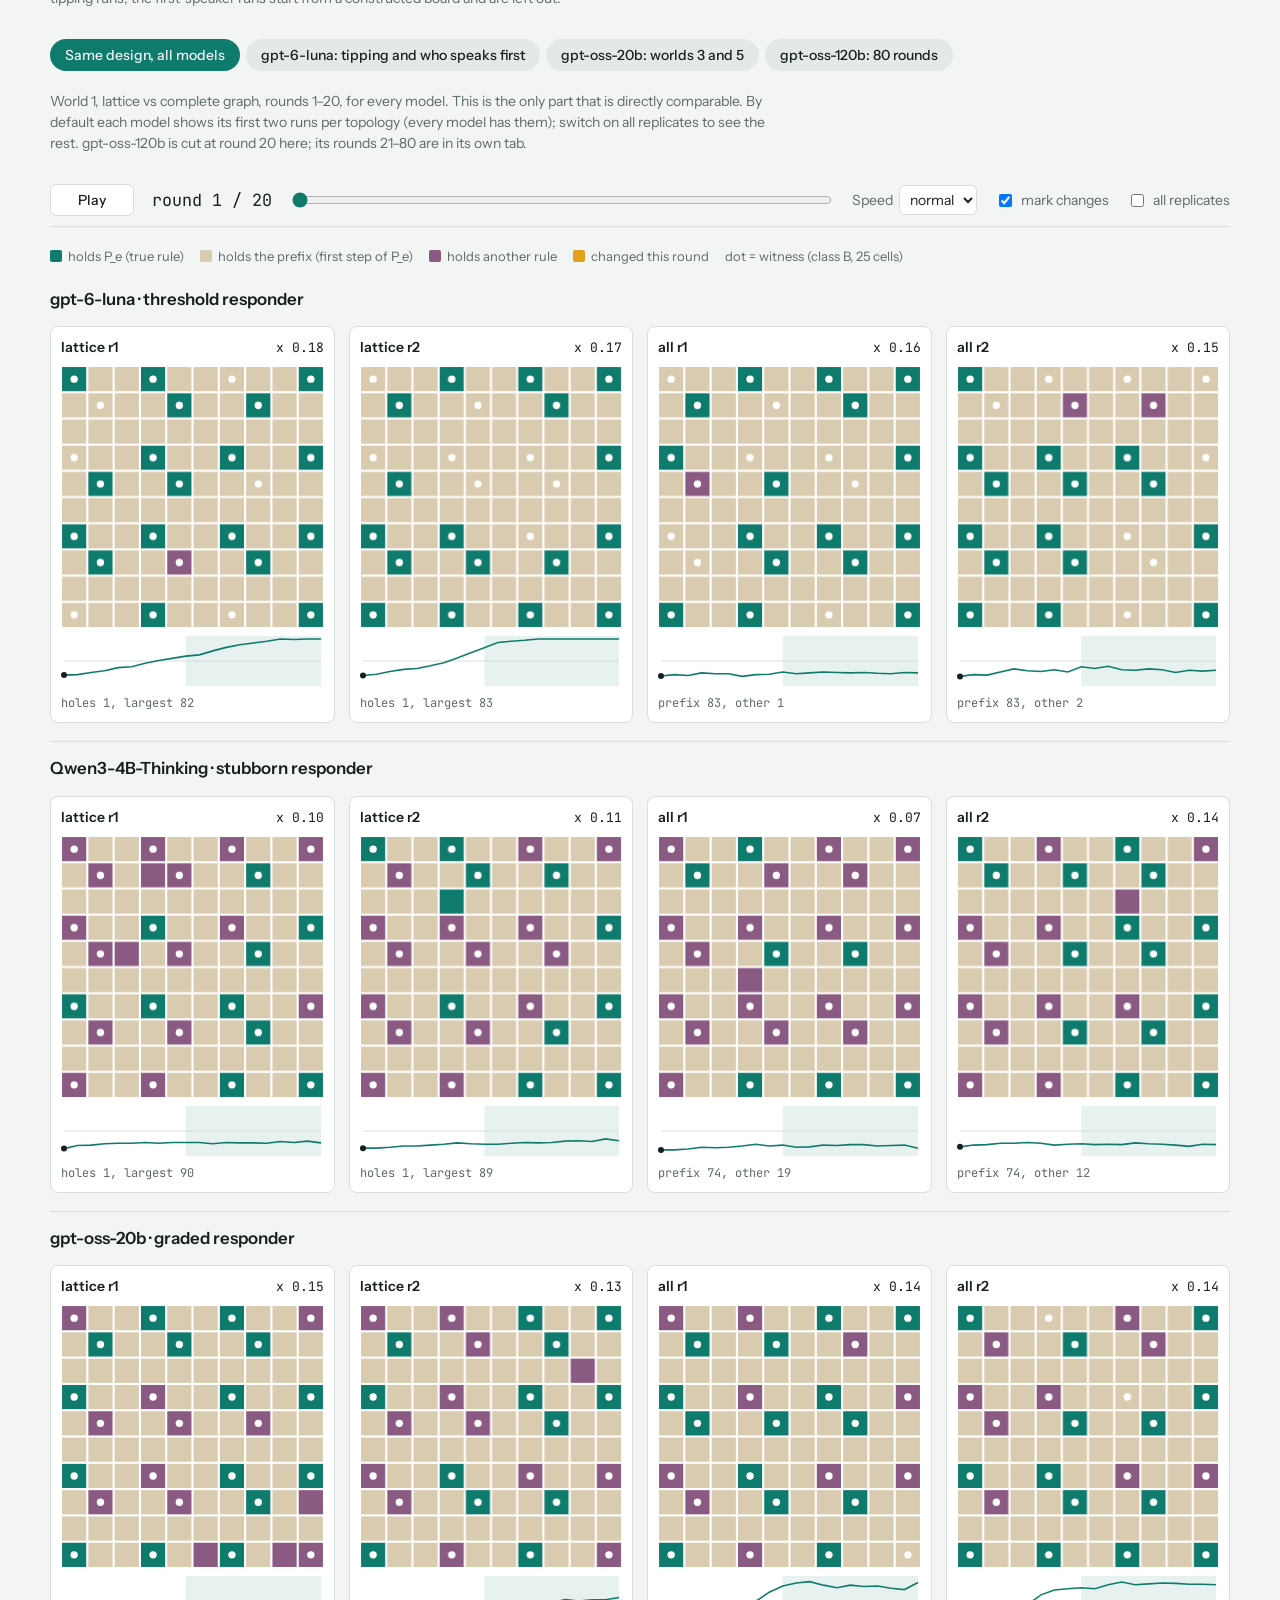
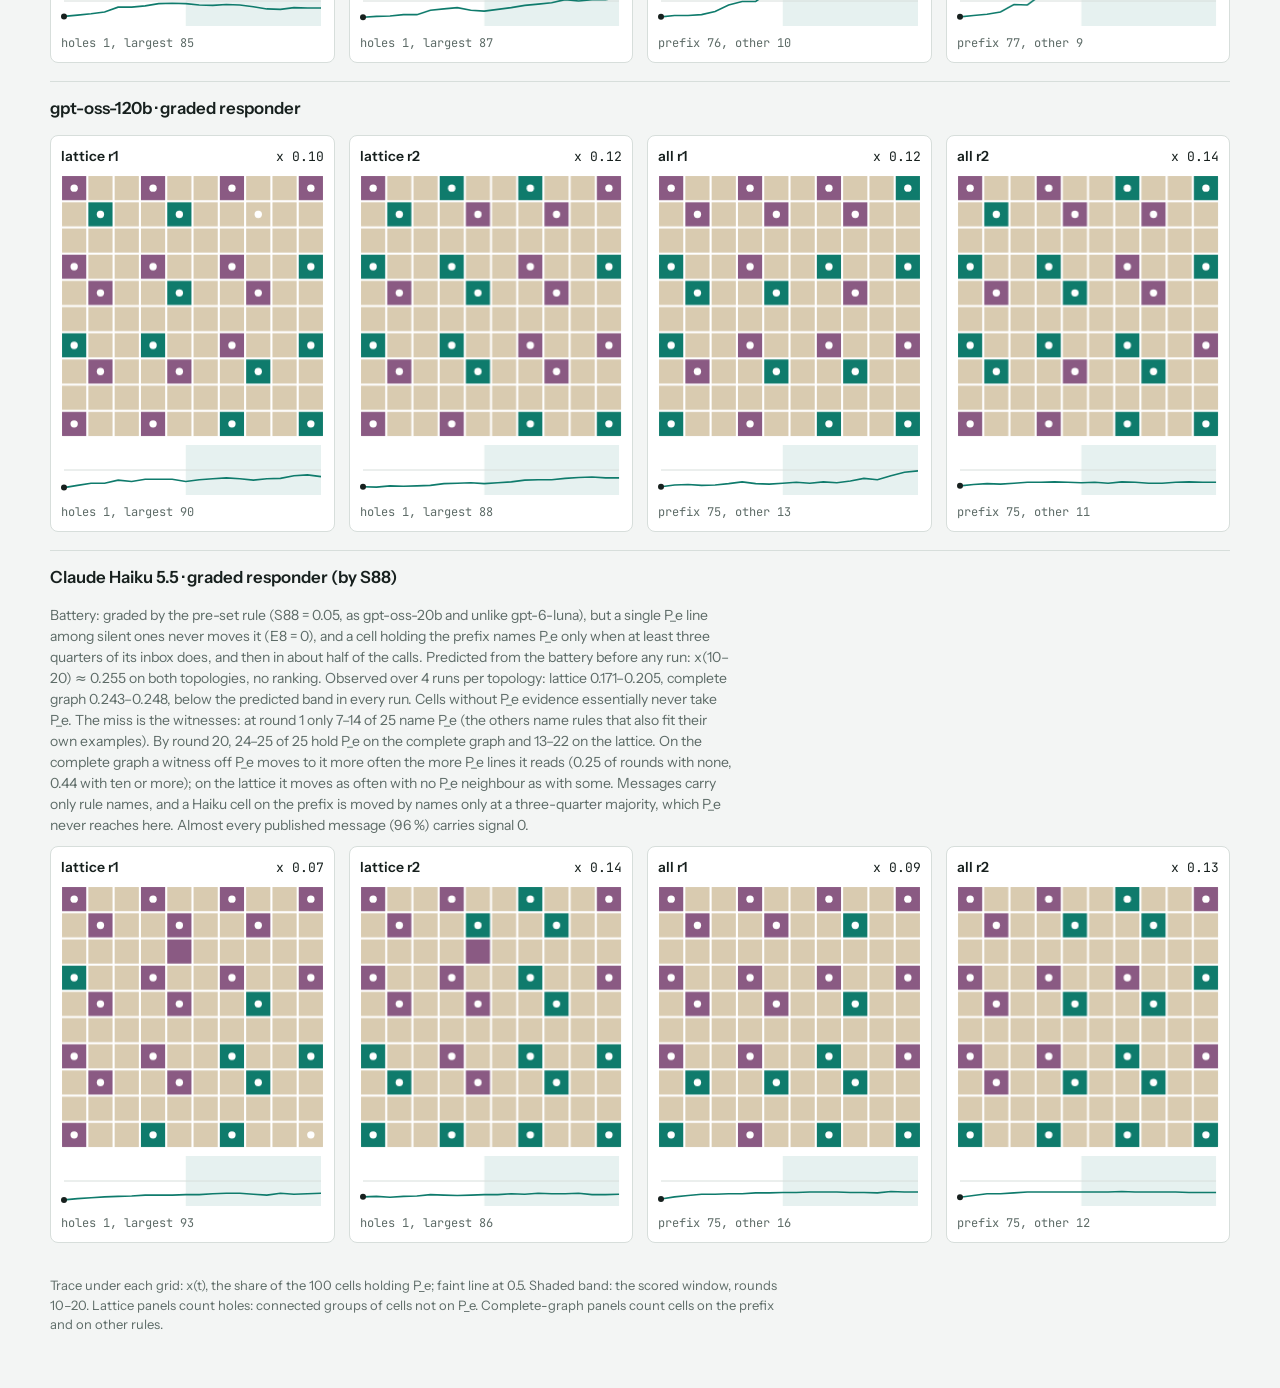
<file: docs/wandering_holes.html>
<!doctype html><html><head><meta charset=utf8><meta name=viewport content="width=device-width,initial-scale=1,viewport-fit=cover"><style>:root{color-scheme:light;box-sizing:border-box;padding-top:env(safe-area-inset-top,0px);padding-bottom:env(safe-area-inset-bottom,0px)}html{scroll-padding-top:env(safe-area-inset-top,0px)}body{margin:0;padding:0;font:14px -apple-system,BlinkMacSystemFont,sans-serif;background:#fff;color:#000}img{max-width:100%}[hidden]:not([hidden=until-found i]){display:none!important}</style></head><body>
  <title>Wandering Holes</title>
  <meta name="claude:viewport-fit-sides" content="cover">
  <link rel="preconnect" href="https://fonts.googleapis.com">
  <link rel="stylesheet" href="https://fonts.googleapis.com/css2?family=Instrument+Sans:wght@400;500;600&family=JetBrains+Mono:wght@400;500&display=swap">
  <style>
  /* Layout: model tabs, a sticky playback bar, then one band per run group, each a wrapping row of run panels (grid + x(t) trace). */
  :root {
    --bg: #f3f5f4; --panel: #ffffff; --ink: #17201e; --muted: #5d6b67; --rule: #d7dedb;
    --pe: #0f7b6c; --prefix: #d9cbb0; --other: #8a5a83; --flash: #e0a21a; --witness: #ffffff;
    --window: rgba(15,123,108,.10); --tab: #e3e9e7;
    --font-body: "Instrument Sans", system-ui, -apple-system, "Segoe UI", sans-serif;
    --font-mono: "JetBrains Mono", ui-monospace, "SFMono-Regular", Menlo, monospace;
  }
  @media (prefers-color-scheme: dark) { :root:not([data-theme="light"]) {
    --bg: #0f1514; --panel: #172120; --ink: #e5ece9; --muted: #93a39e; --rule: #2a3633;
    --pe: #2fb7a1; --prefix: #5b5242; --other: #b07aa8; --flash: #f0b739; --witness: #0f1514;
    --window: rgba(47,183,161,.14); --tab: #1f2b29; color-scheme: dark } }
  :root[data-theme="dark"] {
    --bg: #0f1514; --panel: #172120; --ink: #e5ece9; --muted: #93a39e; --rule: #2a3633;
    --pe: #2fb7a1; --prefix: #5b5242; --other: #b07aa8; --flash: #f0b739; --witness: #0f1514;
    --window: rgba(47,183,161,.14); --tab: #1f2b29; color-scheme: dark }
  body { background: var(--bg); color: var(--ink); font-family: var(--font-body); font-size: 15px; line-height: 1.5; }
  .wrap { max-width: 1180px; margin: 0 auto; padding-block: 24px 40px;
    padding-left: max(16px, env(safe-area-inset-left, 0px)); padding-right: max(16px, env(safe-area-inset-right, 0px));
    display: flex; flex-direction: column; gap: 20px; }
  h1 { font-size: 1.7rem; font-weight: 600; margin: 0; letter-spacing: -0.01em; text-wrap: balance; }
  .lede { margin: 6px 0 0; color: var(--muted); max-width: 70ch; }
  .tabs { display: flex; flex-wrap: wrap; gap: 6px; }
  .tabs button { font: 500 14px var(--font-body); color: var(--ink); background: var(--tab); border: 1px solid transparent;
    border-radius: 999px; padding: 6px 14px; cursor: pointer; }
  .tabs button[aria-selected="true"] { background: var(--pe); color: var(--bg); }
  .bar { position: sticky; top: env(safe-area-inset-top, 0px); z-index: 5; background: var(--bg);
    display: flex; flex-wrap: wrap; align-items: center; gap: 12px 18px; padding-block: 10px; border-bottom: 1px solid var(--rule); }
  body::before { content: ""; position: fixed; inset: 0 0 auto; height: env(safe-area-inset-top, 0px); z-index: 10; background: var(--bg); }
  .play { font: 500 14px var(--font-body); color: var(--ink); background: var(--panel); border: 1px solid var(--rule);
    border-radius: 6px; padding: 6px 14px; cursor: pointer; min-width: 84px; }
  button:focus-visible, input:focus-visible, select:focus-visible { outline: 2px solid var(--pe); outline-offset: 2px; }
  .round { font-family: var(--font-mono); font-variant-numeric: tabular-nums; font-size: 1.05rem; min-width: 11ch; }
  .slider { flex: 1 1 240px; min-width: 0; display: flex; align-items: center; }
  .slider input { width: 100%; accent-color: var(--pe); }
  label.opt { display: flex; align-items: center; gap: 6px; color: var(--muted); font-size: 14px; }
  select { font: 14px var(--font-body); color: var(--ink); background: var(--panel); border: 1px solid var(--rule); border-radius: 6px; padding: 4px 6px; }
  .legend { display: flex; flex-wrap: wrap; gap: 6px 16px; font-size: 13px; color: var(--muted); }
  .sw { display: inline-block; width: 12px; height: 12px; border-radius: 2px; vertical-align: -1px; margin-right: 6px; }
  .band h2 { font-size: 1.05rem; font-weight: 600; margin: 0 0 4px; }
  .band p { margin: 0; color: var(--muted); font-size: 14px; max-width: 76ch; }
  .runs { display: grid; grid-template-columns: repeat(4, minmax(0, 1fr)); gap: 14px; }
  .runs.dense { grid-template-columns: repeat(5, minmax(0, 1fr)); gap: 10px; }
  @media (max-width: 820px) { .runs, .runs.dense { grid-template-columns: repeat(2, minmax(0, 1fr)); } }
  .run { background: var(--panel); border: 1px solid var(--rule); border-radius: 8px; padding: 10px; display: flex; flex-direction: column; gap: 8px; min-width: 0; }
  .dense .run { padding: 8px; gap: 6px; }
  .run .head { display: flex; justify-content: space-between; align-items: baseline; gap: 8px; }
  .run .name { font-weight: 600; font-size: 14px; }
  .run .x { font-family: var(--font-mono); font-variant-numeric: tabular-nums; font-size: 13px; }
  canvas.grid { width: 100%; aspect-ratio: 1; max-width: 100%; display: block; border-radius: 4px; }
  canvas.trace { width: 100%; height: 50px; display: block; }
  .stat { font-family: var(--font-mono); font-variant-numeric: tabular-nums; font-size: 12px; color: var(--muted); min-height: 1.5em; }
  .note { color: var(--muted); font-size: 13px; max-width: 82ch; }
  .intro { margin: 0; color: var(--muted); max-width: 80ch; font-size: 14px; }
  .design h2 { font-size: 1.05rem; font-weight: 600; margin: 0 0 4px; }
  .design p { margin: 0 0 10px; color: var(--muted); font-size: 14px; max-width: 80ch; }
  .tw { overflow-x: auto; }
  table { border-collapse: collapse; font-size: 14px; min-width: 640px; width: 100%; background: var(--panel); border: 1px solid var(--rule); border-radius: 8px; }
  th, td { text-align: left; padding: 6px 10px; border-bottom: 1px solid var(--rule); vertical-align: top; }
  th { font-weight: 600; color: var(--muted); font-size: 13px; }
  td.n { font-family: var(--font-mono); font-variant-numeric: tabular-nums; }
  tr:last-child td { border-bottom: 0; }
  .band { display: flex; flex-direction: column; gap: 10px; }
  .band h3 { font-size: 13px; font-weight: 500; color: var(--muted); margin: 4px 0 0; }
  .band + .band { padding-top: 14px; border-top: 1px solid var(--rule); }
  #bands { display: flex; flex-direction: column; gap: 18px; }
  </style>
  
  <div class="wrap">
    <header>
      <h1>Wandering Holes</h1>
      <p class="lede">Populations of 100 LLM agents ("cells") on a 10 × 10 torus, round by round. Each cell has to infer a hidden transformation of 4-letter strings from its own private examples. Only 25 cells, the witnesses (marked with a dot), have examples that single out the true rule P_e. The other 75 have examples that a shorter rule, the prefix (the first step of P_e), also explains, so on their own most of them settle on the prefix.</p>
      <p class="lede">Each round a cell sees its private examples, the rule it held last round, and the messages other cells published in the previous round. It then names a rule and either stays silent or publishes. A published message carries only the name of its current rule and an integer signal from 0 to 7, never its examples. The prompt gives the signal no meaning; cells may use it however they like (many populations invent a meaning for it; see “Signals” below). On the lattice a cell reads only its 8 neighbours; on the complete graph it reads every published message. Each square is colored by the rule the cell holds after the round; all runs on a tab play in sync.</p>
    </header>
  
    <section class="design" aria-labelledby="dz">
      <h2 id="dz">What was run, and why it differs by model</h2>
      <p>One run = one independent population of 100 cells, played from round 1. The common design (world 1, lattice vs complete graph, 20 rounds) exists for every model; only it is compared across models. Everything else answers a question asked of one model.</p>
      <div class="tw"><table id="design"><thead><tr><th>model</th><th>response class</th><th>lattice runs</th><th>complete-graph runs</th><th>rounds</th><th>model-specific experiments</th></tr></thead><tbody></tbody></table></div>
    </section>
  
    <section class="design" aria-labelledby="sg">
      <h2 id="sg">Signals: conventions nobody asked for</h2>
      <p>The 0–7 signal has no meaning in the prompt. Still, on the complete graph, populations often agree on one: the true rule P_e travels with one number and the prefix with another. Below, a run counts as having a convention when some signal’s share differs by more than 0.5 between P_e messages and prefix messages. This is a post hoc, descriptive look at the stored runs.</p>
      <div class="tw"><table><thead><tr><th>model</th><th>lattice</th><th>complete graph</th><th>which number</th></tr></thead><tbody>
        <tr><td>gpt-oss-20b, world 1</td><td class="n">0 of 8</td><td class="n">6 of 8</td><td>P_e marked with 4 (four runs) or 3; one run marks the prefix with 0 instead</td></tr>
        <tr><td>gpt-oss-20b, worlds 3 and 5</td><td class="n">0 of 4</td><td class="n">4 of 4</td><td>3 or 6 for P_e in world 3; 0 for the prefix in world 5</td></tr>
        <tr><td>gpt-oss-120b</td><td class="n">0 of 4</td><td class="n">1 of 4</td><td>3 for P_e (run r3), from round 1</td></tr>
        <tr><td>gpt-6-luna</td><td class="n">0 of 2</td><td class="n">7 of 22</td><td>P_e keeps gpt-6-luna’s usual 7; prefix holders switch to another number</td></tr>
        <tr><td>Qwen3-4B-Thinking</td><td class="n">0 of 2</td><td class="n">0 of 2</td><td>always 0</td></tr>
        <tr><td>Claude Haiku 5.5</td><td class="n">0 of 4</td><td class="n">0 of 4</td><td>almost always 0, for P_e and the prefix alike</td></tr>
      </tbody></table></div>
      <p style="margin-top:10px">The number is partly arbitrary: the same model picks 4, 3 or 6 in different runs. It is almost always started by witnesses, the cells that hold P_e on their own evidence. Then it spreads by imitation: the more P_e messages in a cell’s inbox carry the number, the more likely the cell is to use it too. Across runs, a convention does not visibly change the final share of P_e: runs with and without one end up in a similar range. But it does carry weight for a single cell. We re-asked gpt-oss-20b cells from five runs with a convention, with the same prompt and only the signal values in their inbox edited. Cells that did not yet hold P_e adopted it in 0.385 of answers as shown. When every signal was set to 0, that fell to 0.281. When P_e and the prefix swapped numbers, so that P_e carried 0, it fell to 0.280. A random relabelling of the numbers left it near 0.36. So what persuades is a P_e message carrying a non-zero mark, not the particular number. Cells already holding P_e were moved only by the swap (0.894 to 0.838). We repeated the test on gpt-oss-120b, in its one run with a convention (P_e carried 3, the prefix 0). Cells that did not yet hold P_e adopted it in 0.153 of answers as shown. With every signal set to 0, that fell to 0.123 (a fall of 0.031, interval −0.054 to −0.006). With the two numbers swapped, it stayed at 0.148. Cells already holding P_e did not move detectably in either case. So 120b reads its convention too, but differently: what it uses is that the two rules carry different numbers, not that P_e carries a non-zero one. Claude Haiku 5.5 never formed a convention, so we asked the reverse question: does a mark that nobody in its population set move it? We re-asked 200 Haiku cells per topology that did not hold P_e and had at least one P_e message in their inbox, in three versions: the inbox as shown; every P_e message marked 3 and every other message 0; every message given a random number. All 1,200 answers named the prefix. The random numbers did reach the model (the cells then published non-zero signals themselves in 246 of 388 answers), but no version moved a single cell to P_e. Haiku follows the share of rule names, not a mark, as its battery predicted. The number does not single out witnesses either. Once the round is taken into account, P_e messages that follow the convention do not come from witnesses more often than those that break it. In 20b there is essentially no association; in the one 120b run it goes the other way, with witnesses following the convention less often than other senders. That last observation is post hoc and comes from a single run. On the lattice no population-wide convention appears, and neighbours agree on signals only slightly more often than chance, so there are no local dialects either. gpt-6-luna counts cover its first two complete-graph runs and the 20 tipping runs; the first-speaker runs start from a constructed board and are left out.</p>
    </section>
  
    <div class="tabs" id="tabs" role="tablist" aria-label="View"></div>
    <p class="intro" id="intro"></p>
  
    <div class="bar" role="group" aria-label="Playback">
      <button class="play" id="play" type="button" aria-pressed="false">Play</button>
      <div class="round" id="roundLabel" aria-live="polite">round 1</div>
      <div class="slider"><input id="scrub" type="range" min="1" max="20" value="1" aria-label="Round"></div>
      <label class="opt" for="speed">Speed
        <select id="speed"><option value="900">slow</option><option value="450" selected>normal</option><option value="180">fast</option></select>
      </label>
      <label class="opt" for="flash"><input id="flash" type="checkbox" checked> mark changes</label>
      <label class="opt" id="allWrap" for="allReps"><input id="allReps" type="checkbox"> all replicates</label>
    </div>
  
    <div class="legend">
      <span><span class="sw" style="background:var(--pe)"></span>holds P_e (true rule)</span>
      <span><span class="sw" style="background:var(--prefix)"></span>holds the prefix (first step of P_e)</span>
      <span><span class="sw" style="background:var(--other)"></span>holds another rule</span>
      <span><span class="sw" style="background:var(--flash)"></span>changed this round</span>
      <span>dot = witness (class B, 25 cells)</span>
    </div>
  
    <div id="bands"></div>
  
    <p class="note" id="foot"></p>
  </div>
  
  <script>
  const DATA = {"order":["compare","luna_extra","oss20_worlds","oss120_80"],"views":{"compare":{"label":"Same design, all models","compare":true,"rounds":20,"window":[10,20],"marker":null,"intro":"World 1, lattice vs complete graph, rounds 1–20, for every model. This is the only part that is directly comparable. By default each model shows its first two runs per topology (every model has them); switch on all replicates to see the rest. gpt-oss-120b is cut at round 20 here; its rounds 21–80 are in its own tab.","groups":[{"title":"gpt-6-luna · threshold responder","note":"","sub":[{"topo":"lattice","label":"Lattice (Moore)","runs":{"lattice r1":["0110111110111101101111111111111110110110101101111111111111110110110110101121101111111111111110111110","1110111110111101101111111111111111110110101101101111111111110110110110111101101111111111110110110110","1110111110101100101111101111110110111110101111101111111111110100010110101101101111111111110110111110","0110111110101101101111111111110100110110101111100110111111111010110010101101101111111110110110110110","0110110110101101100110111110110100110110001101100100111110010111110110101101100111111111110110110110","0100110000111101100110111110010110110010101111101000111110100111111000101111101111111111100010110110","0010110000111111000111111100010110110000001111000100111111000110110100001101101001111111110110110000","0110110000101101000011111100000110110000001101100001111110000010110100001101101001111111100110110000","0110110000001101000011111100000111110000001101100000111110000010110000001101100001111110000110110000","0110100000001101000001111000000111110000001101000000111110000000110000001101100001111110000111010000","0111000000001100000001111000000111100000001101000000001100000000110000001101100001111110001110111000","0111000000001100000000111000000110100000000100000000001100000000110000000101000001011110000110110000","0110000000001100000000111000000000000000000000000000001000000000110000000001000000111100000011110000","0011000000001100000000010000000000000000000000000000000000000000000000000001010000011000000011110000","0011100000001100000000000000000000000000000000000000000000000000000000000000000000011000000010100000","0001000000000100000000000000000000000000000000000000000000000000000000000000000000010000100001000000","0000000000000000000000000000000000000000000000000000000000000000000000000000000000000000000000000000","0000000000000000000000000000000000000000000000000000000000000000000000000000000000000000000000001000","0000000000000000000000000000000000000000000000000000000000000000000000000000000000000000000000000000","0000000000000000000000000000000000000000000000000000000000000000000000000000000000000000000000000000"],"lattice r2":["1110110110101111101111111111111111111110101111111111111111110110111110101101101111111111110110110110","1110110110101101101111111111110110110110101111111111111111111110110111101101101111111111110110110110","1110110110101101101111111111110110110110101111101111111111110110110110100001101111111111110110110100","1110110010101101101111011111110110110110101101101111111111110110110110001001101111011111110110100100","1110100000101101100111111110010110110110101101101111111111110110110111100011111111001110110111110000","0110100000101100000111111110110111110110101101111111111111110000110111100001101110011110010110110000","0110000000101100000011111100000110111110101101101111111111110000110111000001111110001110010110110000","0110000000001100000001110000000110110100100101111111011111110000110110000001111110000110000110010000","0010000000001100000001110000000110101100100001101000001111110000110110000001111100000010000000000000","0000000000001100000001110000000010001000000001101000001111100000110110000000001000000000000000000000","0000000000000000000000000000000000001000000001100000001111000000000100000000000000000000000000000000","0000000000000000000000000000000000001000000001100000000110000000000000000000000000000000000000000000","0000000000000000000000000000000000000000000001100000000010000000000000000000000000000000000000000000","0000000000000000000000000000000000000000000000000000000000000000000000000000000000000000000000000000","0000000000000000000000000000000000000000000000000000000000000000000000000000000000000000000000000000","0000000000000000000000000000000000000000000000000000000000000000000000000000000000000000000000000000","0000000000000000000000000000000000000000000000000000000000000000000000000000000000000000000000000000","0000000000000000000000000000000000000000000000000000000000000000000000000000000000000000000000000000","0000000000000000000000000000000000000000000000000000000000000000000000000000000000000000000000000000","0000000000000000000000000000000000000000000000000000000000000000000000000000000000000000000000000000"]}},{"topo":"all","label":"Complete graph (all)","runs":{"all r1":["1110110110101111101111111111110111111110121101111111111111111110110110111101101111111111110110111110","0111110110101111101111111111110111111110121101101111111111111110110110101101101111111111110110110110","0110110110111101101111111111111110111110101101101111111111111110110110111101111111111111110110111111","0110110110111101101111111111110110111110101101101111111111110110110110101101101111111111110110110110","1110111110101101101111111111110111111110101101101111111101110110110110111101101111111111110110110110","1110110110101111101111111111110110111110101101101111111111110110110110101101111111111111110110110110","1110110110111101101111111111111110111110101101111111111111111110110111111101111111111111111110110110","0110110110101101101111111111111110111110101111101111111111110110110111111101101111111111111110110110","0110110110111101101111111111110110110110101101101111111111110110110110111101111111111111111110111110","0110110110101101101111111111110110111110101101101111111111110110110110101101101111111111110110110010","0110110110111101101111111111110110111110101101101111111111110110110110101101111111111111110110111110","0110110110101101101111111111110110110110101111101111111111110110110110101101101111111111110110111110","0110110110101101101111111111110110110110101101101111111111110110110110101101101111111111110110110110","0110110110101101101111111111110110110110101101111111111111110110110110101101101111111111110110110110","0110110110101101101111111111110110111110101111101111111111110110110110101101101111111111110110110110","0110110110111101101111111111110110110110101101101111111111110110110110101101101111111111110110110110","0111110110101101101111111111110110111110101101101111111111110110111110101001111111111111110110110110","0110110110101101101111111111110110111110101111101111111111110110110110101111111111111111110110110110","0110111110101101101111111111110110110110101101101111111111110110110110101101101111111111110110110110","0111110110101101101111111111111110110110101111101111111111110010110110101101101111111111110110110110"],"all r2":["0111111111111121121111111111110110110111101101101111111111110110111110101101111111111111110110111110","0110110112101101101111111111111110110110101101101111111111110110110110101101111111111111111111111110","0111110112101101101111111111111110111110101101101111111111110110110110111101101111111111111110111110","0110110100101101101111111111110110111110101101101111111111110110110110111101101111111111110110110010","0111110100101101101111111111110110110110101101101111101111100110110110001100101111111110110100110010","1110110100101101101111111111110110110110001100101111111111110110110110001101101111111111110110110110","0110110110101101101111111111110100110110001101101111111111110110110110101101111111111111110110110110","0100110100101101101101011111110100110110101101101111111111110110110110101101101111111111110011110110","0110110110101101101111111111110110110110101101101111111111110110110110111101101110111111110110110110","0110110110001101101100111101110110110110001001100111001011110100110110101101111111011111110020110110","0110110100101101101110111101110110111010001101101111001011110100110110101101101111111111110110110110","0010110110001101101101111101110110110110001101101000011101110110010110101101101111111111010110110100","0110010110001001101111111111110110110110101101101101111111110110110110101101101111111111110110110100","0110110110001101101111111110110110111100101121101111011111110110110110101101101111011111100101110110","0110110110000101101111111111100100110100101101101110111111110110110110101101101111011111100111110110","0110110110001101101111110101100110110110101101101111111111110110110110001101101111111111110110110110","0110110110101101101111111111110110110110101101101111111111110110111110101101101111111111110110110110","0111110110101001101111110111111110110110101101101111011111100110111110101100111110101101110110110110","0110110110111101101111111111110110110110100101101111111111110110110110101101101111101111110110110010","0110110110101001101111111101110110111110101101100111111110110110110110101101111111110111100110110110"]}}]},{"title":"Qwen3-4B-Thinking · stubborn responder","note":"","sub":[{"topo":"lattice","label":"Lattice (Moore)","runs":{"lattice r1":["2112112112121221101111111111112110112110122121101111111111110110110112121121101111111111112112110110","0112110112121121101111111111112110112110121101101111111111110110110110121101101111111111110110110110","0112110110121121101111111111112110112110121101121111111011110110110110121101101111111111110110110110","0111110110101121101111111111110110112110121101101111111111110110110010121101101111111111110110110110","0110110110101121101111111111110110112110121101101111111111110110110110101101101111111111110110110110","0110110110001121101111111111110110112112121101111111111111110110110110101001101111111111110110110110","0110110110101121101111110111110110110110121101121111111111110112110110101001101111111111110110110010","0110112112101101101111110111110110110110121101101111111111110110110112101101101111111111110112110010","0110110112101101101111110111110110110110121101101111111111110110110112101101101101111111110110110110","0110110110101101101111111111110110110110121101101111111111110110112110101101101110111111110110110110","0010110110101101101111111111110110110110121101101111111111110110110110101101101111111111110110112110","0010110112121101101111111111110110110110121101101111111111110110110112101101101111111111110110112110","0010110112101101101111111111110110110110121101101111111011110110110112101101101111111111110110110110","0000110110121101101111111111110110112110121121101111111111110110110110101101101111111111110110110110","0010110110121101101111111111110110112112121121101111111111110110110110101001101111111111110110100110","0110110110101101101111111111110110112110121121101111111111110110110110101101101111111111110110110110","0110010110101101101111111111110110110110121121101111111111100110110110001101101111111111110110110110","0110110110101101111111111111110110110110111101101111111111100110110112101201101111111111010110110110","0110110110101101121111111111110110110110101101101111111111100110110110101101101111110011110110110110","0110110110101121121111111111110110110110101121101111111111110110110110121101101111110011112010110110"],"lattice r2":["0110112112121101101111101111112112112110121121121111111111112110112110121121101111111111112112110110","2110110112121101101101111111112112110112121121121111111111112110112110121121121111111111112110110110","2110110112121101101111111111112112110112121121101111111111110110110110121121121111111111112110110110","2110110112121121101111111111110112110110121101101111111111110110110110101121121111111111112110110110","2110110112121121101111111111110112110110121101101111111111110110110110101121121111111111112110110110","2110110110121121101111111110110112110110121101101111111111110110112110101101121111111111112110110110","0110010110121121101111111110110110112110101101101111111111110112112110121101121111111111110110110110","0110010110121101101111111110110110112100101101101111111111110110110110121121121111110111110110111110","0110110110121121101111111111110110110110101101101111111111110110110112101121101111111111110110110110","0111112110121101101111111111110110110110101101101111111111110110110112101121101111111111110110110110","0110112110121101121111110111110110110110101101101111111111110110112110101121101111111111110110112110","1110110110101001121111110111110110112110101101101111111111110110112110101121101111111111110110110110","0110110110101101101111110111110110110110101101101111111111110110112110101101121111111111110110110110","0110010110101101101111111111110110112110101101101111111111110110112110101101121111111111110110110110","0110010110101101101111111111110110112110101101101111111111110110112110101101121111111011110110110110","0010110010101001101111111111110110112110101101100111111111110110112110101101121111111011110110110110","2010110100101001101111111111110112012110101101001111111111110110112110101101121101111011110110110010","0010110110101001101111110111110112110110101121101111111111110110112112101101101111111011110110110010","0110110000101101101111111111010112110110001121101111111111110110110110101101101111110001010100110110","0010110000101101101111111110110110110110101121101111111111110110110110101121121111111011110110110010"]}},{"topo":"all","label":"Complete graph (all)","runs":{"all r1":["2110112112101121121111111111112112112112121101101111121111112112112112121121121111111111112110110110","2110112112101121121111111111112112112110121101101111111111112112112112121121111111111111112110110112","0110112112101121121111111111112110111112121101101111111111112112112110121121101111111111112112110112","0110112112101101121111111111112110110112101121101111111111110110112112121101101111111111110112112112","0110112112121101121111111111112110110112101121101111111111110110112112121101101111111111110112112112","0112112110101101121111111111112110110112101101101111111111112112112112121101101111111111110112112110","0110110110121101121111111111110110110112101101101111111111112112112112121101101111111111110110112110","0110110110101101121111111111110110110111101121101111111111110112110110101101101111111111110110110112","0112112110101101121111111111110112110112101101101111111111110112112110121101101111111111110110110112","2110110112101101121111111111110112110112101101101111111111110112110110101101101111111111110010112112","0110110112121101121111111111110112110112121101121111111111110112110112101101121111111111110110112112","0110110112121101121111111111110112112110121101121111111111110110112110101101121111111111110110112112","0110110110101101121111111111110110112110121101101111111111110110110112101101121111111111110110112112","2110112110101101121111111111110110110110101101101111111111110110110110121101121111111111110112112112","0110112110101101101111111111110110110110101101101111111111110110112110101101121111111111110112112112","0110112110101101101111111111110110110112101121101111111111110110112110101101101111111111110110112112","0110112110101101101111111111112110110112101121101111111111112110112110101101121111111111110110112112","2110112110101121121111110111110110112110101101101111111111112110110112101101121111111111110110112102","2110112110101121101111111111110110110110101101101111111111110110110110121101121111111111110110112112","2110112112101101121111111111112110112112101121121111111111110112110110121101121111111111110110112112"],"all r2":["0112110112101101101111111121112112110110121101101111111111112112112110121101101111111111112112110110","0110110112101101121111111111112112110110101121101111111111112112110110101101101111111111110110110110","0110110112101101121111111111112112110110121121101111111111110110110110101101101111111111110110110110","0110110122101101101111111111110110110110101101121111111111110110110110101101101111111111110110110112","0110110110101121101111111111112110110110121101101111111111110110110110101101101111111111110110110110","0110110110100121101111111111110110110110121101101111011111110110110110101101101111111111110112110110","0110010110101101121111111111110110110110121101101111111111112110110110101101121111111111110110110110","0110110112101121101111111111110110110110121101121111111111112110112110101101121111111111110110110110","0110110112101101101111111111110110110110121101101111111111112110110110121101121111111111110110110110","0110110112101101101111111111110110110112121101101111111111110110110110101101101111111111110110112110","0010110112121101121111111111110110110110121121101111111111110110110112101101101111111111110110112110","0010110112121101101111110111110110112110121101101111111111110110110110101101101111111111112112112110","2010110110121121101111100111110110112110121101101011111111110112112110101101121111111111112112110110","0110110110101101101111110111112110112110121101101111111111110012110110101100121111111111110110110110","0110110110101101101111111111112110110112121101101111111111010112110110121101101111111111110110110110","0110110110101101101111111111112110110112121101101111111111010110112110101121101111111111110110112110","0112110110101101101111111111112112110110121101101111111111110110112110101101121111111111110110112110","0112110110121101121111111111112110110112121121101111111111110110110112101101121111111111110110112110","0110110110101101101111111111112110112110121101100111111111112110110112101101121111111111112110110100","0110112110101101101111111111110112112111101101100111111111112110110112101101121111111111112100110110"]}}]},{"title":"gpt-oss-20b · graded responder","note":"","sub":[{"topo":"lattice","label":"Lattice (Moore)","runs":{"lattice r1":["2110110112101101101111111111110112110110121121121111111111110112110110121121101211111111110110120122","2110110112101101101111111111110112110110121121121111111111110112110110101101001111111111110110110112","0110110112101100101111111111100112110110121121121111111111110112100110101111101111111110110111110110","0111110112101101001111111111100112110110111121101111111111110012110110121101001111111100110110110200","0110110010101101100111111100001112110100101101100111111111110012110110101100001211111111010110110000","0111110100121101000111111110000110110000101101100111111111010112110110101101001111111110012110110000","0110110000121101100001111110000110110100101101100111111111110112110110101101001111111100010110110000","0010100000121101000001111110100110110000101101100111111111110112110110101101000111111100010110010000","0110000000001100000001101110000110110010101101100111111111101112110111001121101111111101000110100000","0111000000001100000001111110000100110010101101000101111111110112110111101101101111111111010110010000","0110000000001100000001111111100100110210100101010111111111110112110110101101101111111111010110110000","0110100000101100001010111110100110110110101101001111111111110110110110001101101111111111010100110000","0110000000101101000001111111100010110110101100101111111011110110110110101101101010111111010110110000","0110000000101100000011111111110010110110101101101101111011110110110100001101101100111111110110110010","0110000000101100100011111111110010110110001101101110111011110110110110000101101111111111110110111110","0110000110100100110111111111110110110110000101111111111111110010110110101101100111111111110110110110","0110000110101100101111111111110110110110100101101111111111100110110010101101101111111111110110110110","0110000110101101001101111111210010010110101101101111111111010110110111100101101111011111000110011110","0110000110101100101101111011110110110110101101101111111211010110111110101101101100111111100110010110","0110000110001101001111100111110111110110101101101111101111110110110110001101101110111111010110110110"],"lattice r2":["2112110110101121101111111111210112110110121121101111111111112110112112121101101111111111110112110112","2112110110101121101111111111110112110110121121101111111111112110112112101101101111111111110112110110","2112110110101121101101111111110112110110121121101111111111112110111112101101101111111111110112110110","2112110110101121121101111111110110110110121101101111111111112100110111101101101111111111110112110110","2112110110101121121111111111110110100110121101101111111111111100110111101101101111111111110110110111","0112110110101101101111111111110110100110101101101111111110110100110110101000101111111111110110110110","0110111110101101001111110111110010100110101101101111111110110100110110101001101111111110110110110110","0110110010101101101111110001110110110112100100101111111110110100110010001101101111111111110110010110","0110110010101101101111111011111110110110100101101111111110110110110110101101101111110111110110110110","0110110110101101101111111111110110110110100001101111111101110110111110101101101111111111110110110110","0110110110101101101111101111110100110110100001001011111111110110110110101101101111111111110110110110","0010110100101101101111111111110100100100100001001111111111110110110110101100101111111110110110110110","0010100110101101101111111110110000110100100000001111101111110010110110101101101101111101110110110010","0110100110001101101111011010100100010000100000101111100111110110110110001101101001111111110110110110","0010100110001100101101000010100110110000101001101111011111110110010110001100101001111111110110110010","0000100000001100001001010010100100010000101101101110101111110010110110001101101001111111100100110100","0000110000000100000001000110100010110110000101101100101111110210110110101111101101111111010100110100","0000010000001101000000010110000010110110000001101000011111110110110110101111101101111111010000110100","0010000000000101000001011110000011110010000001100100101111110110111010001101101110101111010110110100","0010000000001101000000111110000000110010000001101011011111010110110110001101100000101110010110110000"],"lattice r3":["2112112112101111101111111111112112112110121121121111111111112110110112121121101111111111110112112120","2110112112101121111111111111110112110110101121121111111111112110110112121121101111111111110112112120","0110112112101101101111111111110112110110001121121111111111112110110112101121101111111111110112110110","0110112112101101101111111111110112110110001121101111111111112110110112101101101111111111110110112110","0010112112101101101101111111110112110110021101101111111111112112110110101101101111111111110110112110","0010110112101101101101111111110112110110001101101111111111110112110110001101101101101111110110112110","0000010112001101101101111111110012110110001101101111111111110110110110001011101100111111110110110110","0010010112001101101111111121110110110112101101101111111111110100110110101101101100011111110100110110","0010010112001101101111111111110110110112101101101111111111110100110110100001101100101111110010110110","0010010110101101101111110111112110111112101101101111111111110110110110000001101100101111110010110110","0010010110001001101111111111110110110112101101101111111111110010110110000101101100010111100110110110","0010010010000101101111111111110110110112101101101101111111110110100111001101100100011111100000010110","0000000010000101001011111111110111110012101101101111111111110110100110101101101100011111100010010100","0000000010000100000111111101110110110112101101101111111111110110000110000001101101010111110000000000","0000100000101100001000100011110110110110101101101111111111110110010010001001001101000101010010000000","0100000100000100001100010011110110110110101101100111111011110110110000000001101100010001100110000000","0100000110000000111000000011100010100110101001101011111111110110100111101001001000101001000110000010","0111000110000000111001010011100010110100101101101111111111110110011010001101001001101010000110010011","0111000100000000101000010011100000110110101101101111111111110110110110001101001000101101000110010110","0010000100001001100110001011100011110110101101101111111111110110111110000101101000100101000100010010"],"lattice r4":["2112112112101121101111111111122110110112121101101111111111112212112112121121101111111111112112112110","0110112112101121101111111111112110110112121101101111111111112110112112111121101111111111110112112110","0110112112101121101111110111112110010112121101101111111111112110112110101111101111111111110112112110","0110112110101121111111111011110110110112101101101111111111112110112110101111101111111111110112110110","0110110110101101111111111111110110110110101101101111111111110110112110101101101111111111110112110111","0110000110101101111101111211110110110110101101111111111111110110112110001101101111111011110110110110","0010000110101100101111110111111110110110101101101111111111110110112111001101101110111011110110010110","0000000110101101001111110111110110110110101101101111111111110110112112100101101110111111110110110110","0010000110101001101101111101110110110110101101101111111111110110112112101101101111011111110110010110","0110100111100101101101111101110110110110101101101111111111110120110110101101101111011111110112000110","0010100110101101101111111101110110110010100100101111111111110220110111001101001111011111110112100110","0110100110101101101111111100110110110110101100100111111111110110110111101001101101111111110112110110","0010010110100101101111111110110112110010101101101011111111010110110110101001101110111111110110010110","0110010010101101101111111111110112110000101101100111111111110110110110101101111101111101110110000110","0112010110101101101111111111110111110100101101101111111111010110110110101100101101110011110110000110","0112100110101101101111111111010110110110101101101011111111110110110010101101001110101011100110110110","0112110110101100110111111111110110110110101101101111111111110110110110101101101110111111100110110110","0112010110101100111111111111110110000110101101101111111111110111110110100101101111111111100110110110","0110100110101101001111111111110111000110101101101111111111010110110112101101101011111110100110100100","0110000100101101101101111111110110100110001101101111111111110110110110101101101001110110010110110100"],"lattice r5":["2112110110101101121111111111112110112110121121101111111111112112110112121121121111111111110112120112","0112110110101101122111111111110110112110101101101111111110112112110112121121121111111111110112110112","0112110110101101121111111111110110110110101101101011111110110112110112121121101111111111110112110110","2112110110101101101111111111110111110110101101101111111111110112110112121101101111111111110110110110","2112110110101101101111111111110110110110001101101111111111110110111112121101101111111111110110110110","2010110110101101001111111111110110110110001101111111111111110100110110101101101111111111110110110110","2000110010101000100111111111110101110110101101101111111111110110110110100101101111110111010110110112","0110110002101100101110111111110110110110101101101111111111110110110110101101101111111111110110110110","0110110002101101101111111111110110110110101101101011111111110110010110101101101101111011110110110010","0100110112101101100111111111110110110110101101101111110111000111110110101101101010111111110110110010","0110110112101101101111111101110110110110101101101111111111110110110100101101101111011111110010111010","0110110100101001101111011111110100010110101101101111111111110100110100101101101111111110110010110110","0100110110100101101111111101010110010110100101101111111111110110110100101101100111111100111110110010","0000110110101101101111000110111110010110101101101111111111111110110000101111100111111110010110110110","0010110110101101111111101111111110110110101101101111111111110110110110101101100111111111010010110110","0010110110101101101111110111110110110110101101100101111111110110110110101101100101111111110110110110","0110000110100101101101111111110110110211101101100010111111110110111110101101101111111111110011110110","0110100110101101101111111111100110110110001101101001011111110010110110101101101111111111110110112110","0111110110101101001111111111110010110110001101101000011111010110110100101101101111011111110110112110","0110110110101101101111111101110010110110020101100010111111100100110100101101101111001111110010110110"],"lattice r6":["2112110112101101201111111011110110110110121121101111111111112012110112101101101111111111110110110112","2110110110101101101101110111110110110110121121101111111111112112110112101111101111111111110110110110","2110110110001101101100111111110110110112101121101111111111112112110112101111101111111111110110110110","0110110110001101101111111111110011110112111121101111111111110110111112101101101111111111110110110110","0110110100101101101111111111110110110112101121101111111111110110110112101101101111111111010110110000","0110110010101101101111111110110110111112101121101111111111110110110110101101101111111111010110000010","0111000110101101001111111111110110110100101121101111111111110110110100101111111111110111010110100010","0110010110101101001011111100110110110010101121101111111111110110110100101101101101111111110110100010","0110010110101101101011111010110111100010101121101111111110110110110112101101101011111101110110010010","0110110100101101000111111110110112110010101101101111111111110110110112001101101101111111110110010010","0110110010101101000111111111110111110010101101021111101111110110112112001101101111111111110110110110","2100110100101101101111111110110110110100101101101111101111110110112112001101111111111111110110110110","0100110110101101101111111100100110110110101101100111111111110110112112101101101111111111100110110110","0100110110101000101101110101110110110000101101101011111111110110110112101101101111111111110100120110","0100110110100101101011110000010110100000001101001110111111110110110110101101101111111111110010110110","0100110110101101101111110100010110100210101101001110111111100010110110001101101111111111110010110111","0110110110001100101011110100110110000110101101001101111111110100110110001101101101111111110010110110","0010010110101101101101110101110100000100101101101101111111110010110110101111001101111111110110110110","0010110110021100101111111110100110010010001001101101111111110110111110101101001101111111110110110110","0010110111021101101111111110110110110111001101101111111111110110110110101101101101111111110110110110"],"lattice r7":["0110110112101101121111111111110110112110101101121111111111112112112112101101101111111111110112120112","0110110112101101121111111111110110112110101101101111111111110102112110101101101111111111110110110012","0110100112101101121101111111110110112110101101101111011111110112112110101101101111111111110110110010","0010100110101101101111111111111110112110101101101111111111110012110110101101101111111111110110110110","0000100110101101101111111111110110110110101101101111111111110111110110101101101111111110110110112110","0000010110101101101111111111110110110110101101101111111111110111100110101111101111110111110010112110","0000110110100001101111111111111110110110101101101111110101110110110110001101101111111111110000112110","0110110110100101101111111111110110110110101001101111110101110110100111101101101111111111110000110110","1010120110101001101110111111110110110110101001101010111111110110110110101101101111111111110112110110","0010112110101101101111111111110110110110101001101011111111110110110110101101101111111111110110110110","1010110110101101101111111111110110110111100001101111111111110110110110101001101111111111110110010110","0010100110100101101111111011110000110110101001101111111111110010110010101101101111111011110110010110","0000100110101101101110111111111110110110001101101111111111100010110110101101101111110111110112010110","0010010110101101101100111111112110110110001101101111111101110110110110101001101111111111110110010110","0010110110101101101101111111110110110110101101101111111111110110110110100101101101100111110110110110","0110110110100101101111111111100110110110101101101111111111110010110110101101101111101111110110110110","0110110110000101100111111111100110110110001101101111111101110110111110101101101111111111110010010110","0100110110001101101111101111110110110110101121101111111111110110112110101111101111111111110110100110","0110100110101101101111111111100110110110101101101111111111110110110110101111101111111111110110111110","0110111110101101111111111111110110110110101101101112011111110022110110101101101111111111110110110110"],"lattice r8":["2112110110121121121111111111112112112110101101121111121111110112112111121101121111111111110112110112","2112112110121121121111111111112112112110101101121111121111110111110110101101121111111111110110110110","0112112110101121121111111111110112110110101101121110111111110110110110001101101111111111110110110100","0112110110101121121111111111110110110112001101121110111111110110110110001101101111111111100110110100","0012110110101121121111111111110110110112101101101101111111110110110110001101101111111111110110110100","0012110110101121121111111111110110110112101101101111111111110110010110101101101111011111110111110110","0112110110101121121111111111110110110110101101101111111111110110011110101101001111111111110110110110","0110110110101121121111111111110110110110101101101111111111010110110110111101000111111111110110110110","0111110110101101121111111111110110110110101101101111111101010110110000101101101111111101110110110110","0110122010101101101111111111110110110110101100101101111110010110110110101101001111111011110110110010","2110112110101101101111111111100110100110100101101001111110100110110010100101001111111001110110111010","2010110110001101101111111101100100111110001101001011111111000010110110101101101111111110110110110111","2100110110000101101111101101110100100110001101100000111111110100110110101101001111111101110111110011","2000110100000101101111001101100100110110001101101000111111110000110110100101001111111101110110110010","2000110100120101001111101111100110110100001121101101111111100000110110101101001111111101110110110000","2000110000101101101111111110100110110110001121101000111111010210110110121111001111111100110110110011","0010110100100101100111111111110110110110001101101011111111010010110010121101101111111111110000110010","0000000100121001100011111111110110110110001101100010111111010110110110121101001110111111010010110010","0000000100101001100011111111110112110110001101100010111111100111111110121101001110111110010010110010","0010100000101101000111111011110112110112000101100000111111100110110110001110101101111110110100110110"]}},{"topo":"all","label":"Complete graph (all)","runs":{"all r1":["2112110110101101121111111111110112110112101101101111111111112110112112121101101111111111110112110111","0112110110101101121111111111110112110112101101101111111111110110112112121101101111111111110112110110","0112110110101101121111111111110112110112101101101111111111110110112111121101101111111111110112110110","0111110110101111121111111111110111110110101101101111111111110110112110121101101111111111110110110110","0110110110111101101101111111110110110110101101111011111111110110110110121101101111101110110110110110","0110110110101101001001110111110110100110001101001011100111100010110110101101101111100110100110110110","0111001000101101101001110011110010110010001101001001000111100010111110001001100111100100110110010110","0010010010101101001011111010011000110000001100001101010111110100110101001001001111111111110010100100","0000010010000101001011100001010000000000001000001001000111000010100000001001001100111110100000110000","0000000010000000000011000101000001000000001000000001000001000012000000001000000010100100000000100000","0000110000001000000000000000000000000000000000000010000000000000000000000000000000100010000100100010","2000000000000000000000000000000000000000000000100000000000100000000010000000000000000000002010000000","2000000000000100000001001000100000100000000000000100000100010000000000001000000000010100001000000010","0100000010000010001210000000100010010100000000100000100100010000000000001001000000001100000100000100","0000000000001000001000000000012110110100000000000000001000000000000100001000000000001000000000000100","2000010010001000021000000001010000110000000000100000001000000010000000000010000100001000100000000000","2000000010001000100000000000000100010000100001000000000101000010000000000000000111000010000000000010","2000100010001000100000000000000000110010000101000000001100000000000010100101000100001100000000100010","0000100000001000100000001000000000110010000101000000001111100000000110101101000000001100000010000010","0000000000001000100000000000000000000000000000000000000000110000000110000000001010000000000000000000"],"all r2":["0111112110121101121111111111112112111110121101101111111111110110112112121101101111111111110110110110","0110112110121101121111111111110111110110121101101111111111110110112112121101101111111111110110110110","0110110110121101121111111111110111110110121101101101111011110110112112121111101111111111110110110100","0110110110101101101111111111110110110110001101101101111011100110112112121111101111111111110110110110","0110100110100101100111111111110110000100001100101111111010100110110012100001101110011111110100100110","0010110110100001101011011100110110111110100120111111111010100010100110100011101110111111110000100012","0010110010100001101010001000000010000010000000001011110010100110100100001011001100011111100000100010","0110100000000001100000101000000011000000000000000001010111110000000100001010000101010000000100100010","0010000100000100100010000000000010100000000000110001111010110010000010000100000000010001000010000000","0100000000000000100010100101000000000100000001001000010010100010100000100000000000100001000010110000","0100010000000001000100010101000000000010000001000010110011000010110010000000000000000001001010010000","0000010000000000001010000000000000010000000100000010010000000100010000000000000000000011000010010000","0000000010000000000000000000010000000100000000020001000000000000010000100000000000000000000000000000","0000000000100100000000000000010010100000000000000000000001000011100000000000000100011000100000000000","0000010000000100000000010000000000100000000000000000000000000010100100000001000100000000100000000010","0000000010000000000000000000000000010100000000000000010000000010100000001000000100000000000000000100","0010000000000000000001100000000000010100000000000000010001000000100000000001000100000000000000000000","0010000000000100000000000000000001200100000100100000000001000100000000000000000000100000010010000000","0000000000001100000000000000000000010100000001020000000010000000010000000000001000100000000001100000","0000000000000001000000000010000000000000000000101000000010000000000000000001100001001001110000010000"],"all r3":["2111212110101121121111111111112112112112101121101111111111112112112110121221101111111111112110110110","2110112110101121121111111111112110110112101121101111111111112111112110121111101111111111112110110110","2110112110101121101111111111110110110112111101101111111111112110111110101101101111111111112112110110","2110110110121121101111111111110110110112121101101111111111112110110110101101101111111111112112110110","2110110110101121121111111111111112110112121101101111111111112110111110101101101111111111112112110110","2110110110101121121111111111111112110112101101101111111111110110110110101111101111111111112112110110","2112110110101121101111111111110112110112101101101111011111110112110110101101101111111111110112110110","2112110110101121101111111111110110110112101101101111111111110112111110101111101111111111111112110110","2112110110101111101111111111010112110112101101101111111111110112110101101101101111111111110112110110","2112110110101101101111111111110100110112101101111111111111110102110110101111101111111011110111110110","2110111110101101101111111100110110110110101001101111111111110110111110101101101111111111110110110110","2110110110101101101111111101110110110110101001101111111111110100110110101101101111111111110110110111","2110110110101101101111111101100110100110101101101111111111111110110110101101101111111111110100110100","0110110110101101101111011101100110110110100101111111111111110110110110101101101101111111110110111110","0110100100001101101111110101100000110100101100101010111111110010110010101101101100011111100110110110","0110100100001101100010111101101010110100001100101110001111110010100100001101110001111001100110110110","0000100100101000001011101010100000110100000000101000001211110000000010001001010000001101100100110100","0000000100001000001001100111000000000000000000100000000011010010000100001001100000000100010100110000","0000000010000000000010110101000000100000000000100000000010010010000010000001000000001101010100100100","0000000010000001000000000100100010000000000000100000000001000000000000001001000000000101010000100100"],"all r4":["2112110111101101121111111111112110110110101101101111111111110112110110121101101111111111110112110112","0112110110101101121111111111112111110110101101101111111111110210110110121101101111111111110112110112","2111110110101101101111111111112110110110101101101111111111110110110110121101101111111111110110110112","0110110100101121101111111111112110110110101101101111111111110110110110101101101111101111111110110112","0110110100101121111111111111112110110110101101101111110111110010110110121101101111101111110110110112","2112110110101101101111111111012110010110101101101111010110110010111110101101101111101111110110110110","2002110110101101001111111111010110110110101101101111110111110110110110101101101011101111110110110110","2011110110101101001111111111110110110110101101101111111111110110110110101111101111101011110110110110","2110110110100101101111111111100110100110101101101112111111110110110110101111101111101011110112110110","1111110110001101101111111111100110110110101101101111111111110110110110101121101111111111100110010110","0110110110001101100001111111110100110110000101101110111101110110110010101121101111011110100110010110","0110110100001001000001111111110100110110000001100110111001110010110010101121101001010110101112010010","0111110100100001000011110101100000110100000000110111111101110100100010101121101111010110110010010010","0111100100000100001001111101100011110010100100101111111111110100100010100111111111111111110010010110","0100100000101100001101110111110110110000101101101110111011010100100010000001001101001011100000110100","0100000010100000001000010110010000010100001001101110001010002000000010100001000001001000000010010000","0000000010000000001001000000000100000100001000001000000000100000000000000001000001101000000010001000","0000000000000000000000000010100000000000001100001000101100000000000010000001010001010000100110000000","0100000000000000000000000010000000100102101001000000000000000012102000000001000100010000000100000000","0000000000000000100000011000000001110002000101100000101001100000100000000000000100000110010000000100"],"all r5":["2110112210101111101111111111110112112110121121101111111111110112110110121101101111111111112110110112","0111112110101101110111111111110110110110121121101111111111110112110110121101101111111111112110110112","0110110110101001000111101111110110110110121121101110111111110112010110121101001111111111112110110112","0110100110101101001011101111110110110110121101101110111111112112010110101101001111111111110111110112","0110100110101101001011101101010110010110121101101110111111110112110110101101001111101111110110110110","1010100110101101100111101001110110110000120101101110111011110110110110101000001111101110110012110110","0010100110101101100111101101110111110010120101101110111011112110110110101000101111111111110112110100","0010000110101100100111110101110100110110121001101111111010110010110100101000101111111111100100110100","0001000100101100100101010001110110100100021000021101011010110000110000001001001111010100110110110100","0000100112101001000101001011110010110000001000121100010100010110000000101001001000001100110110000100","0000100010100001000000001010100100000010001100100100100101010100000010100001000000001000100010000100","0010000010100000000001001010000000000000100000100001100001001100000000000001101000011000000000000110","0000000110110000100001001000000000000010100001001001100100000100000010000000101000011000000000100110","0000000010000100000001010010000000000010000000001010000000000000000000100000001000010000000000000100","0100000000000100000001010010000000000000000000001000010000000000100000100000001000000000000010000000","0100000000000100000001000010100012000000000000000000010110000000100000100000000000011010000010000000","0100000000000000000000010110100010010000000000000000001010010000110001100100000100000010000100000000","0100000000000000000000010110000100010000000001000010011110000000110000100000100001000010000110000000","0000001000000000000000001100000000000000000000000000011000000000010000100000000100000010100110000010","0000000000000000000011000000000010000000000000000000000001000000100010001001000010000110000000000100"],"all r6":["0110210110121101101111111111110112112112101121101111111111112110110112101101121111111111110112110112","0110110110121101111111111111110112112112101121101111111111112110110110101101121111111111110112110110","0110110110101100101111111111110112110110101121100011111111112110111110101111101111111111100112110110","0110110110101100101111111111110112110110101001101011111111112210110110101100101111111111100112110110","0110110110101111101111111111110111110110101101101011011101110110110100101100101111111111000112110110","0000100110101101101101010111100111100010101100001011011101100110110100100111001111110111000110110110","0010100100000001101001110100110100100100000100001011000101110110100000001101100110010010000100110001","0010100010000101101011110000110100100100100101001011000001110110100000001101101100000111010110100000","0000000010000000100011010001000100100010000000000001000001100010010000000101100000000001002010000000","0000000000000001101001000011000110000010000000000001000111000010000000000100000000000000000000000000","0000000000000001000000000000010000000010000000000000000100000010110000000000000100000010000000000000","0000010000000001001000001000000110000000000000110000000001000000000100100000000100000000000000000000","0010010100000000000000100000000000010000100000100000000010100000000110000000000100000010000000000000","0100010000000001100000000000000110000010000000000000000000000000000010000000000000010010000000000000","0100000000000000000000010000000100000000000000011000000000000000000000000100001100000000000000000000","0000000000000001000000001000010000000100000000001000000000010000100000100100000100000000000000000010","0001000000001000000000001000000000000110100000000001000000000002000000101001000000000100000100000010","0000000000001000000001000000000000010100100000001000010011000000000000001000002000010100000010000100","0111000200100010100000110000000000010000000000100000001000010000000010000000000101000010100100000100","0110000000100100100000010010000000000000000100010000011100010000002110101000000101011011110100000010"],"all r7":["2110110110101121101111111111110110112110101101101111111111112112112110101101101111111111112110120110","0110110110101101101111111111110110112110101101101111111111112112110110101101101111111111110110110110","0110110110101101101111111111110110110110101101101111111111110112110110101101101111111111110110110110","0000110100101101101111111011110110110110101001100111111111110110110110101101101111111111110110110110","0100110100101001101011101011110010000110101000111111111101110100110010101000101111111111100110110100","0100000100100001101111111011110010010210101000101111111111110100110000101000101111111111110000110000","0010010110100001001111111001100000010100101000000001001011110000110000100001101111010111010000110100","0010000100000001000111001001110000010100100000000000001111000000010000101100001111010001010000100000","0010000000000000020011100010000010000000001100011000001111000010010000101001000111010011010002000100","0010010010000000000111100010000000100002000100000000011111000000000100100000000010010011010112110100","0111000000000000000111010011000000000010101101000001010111010010000100100000001011010111000100110110","0010000110001000100011001110100000000010120100000101110011110000110000100011011011110001010110110000","0000000100001100100000101110100000000000000000000101011001000000010100001001101011000001010010100010","0000000000100100000000100000100000000000000000000001101000000000000110001001001101020001110010100010","0010000000101000100000010000100000000000000000010001000000100000000100001000001000111000100112100100","0000000010100000000001110010100000000000001000000011000000000010000100001000001001010000100010100100","0010000010000000100001011010110000100000000000010000000000000100010010001100000010000000000010000000","0100000110001000101001001000000100000000000000000001001000000010000000101100000000100000000110010100","0100000000100000101011001010000000000000000000000000001100100010000100100010000010100010000110010110","0100000000100000101010000000000000000000000000000010001000000000100000101001000100110000000010010000"],"all r8":["0110110110101101101111111111112110110110121101101111111101110112112112101101101111111111112112111112","0110110110101101101111111111110110110110121101101111111111110112112110001101101111111111110112110110","0010110110101101101111111111110110110110121101101111111111010110112010001101101111111111110112110110","0010110100101101101111111111110110110110120101101111100011111110100010001111101111111111110112110110","0011100110101001111101111111110110110110121101111111100111110110110110001101100111111111110112110010","0010100110101101101101111111110110110110101101101111101101110110110111101101100111111011110110100010","0010110110121100001011110111110010010110001101101011101101100110110110101110101111111111110110100100","0010010100021100101001101111110000110110001101101110010101100010110110101101001110111111110110110100","0110100100021101101011101010100100110100001001101110110101000000000100001100001100010111110110110100","0110000110001101100010101110100001010000101001001100111101010000000000001100001000011101010100110100","0000000000000100000001001110000000000000100000000101101111000000000000000100001001001111100100010110","0000100000000001000101001111100011100110000000100001100011010000000000100101000001100011100100010110","0000000010001001011010001111100001010010000000000001010001010010100110000101000100100101000100000000","0000000010001000001010001001100000010000000100100010100000010010100000000101000100100001100100000000","0000010000001000000001000001100010100000000100100010010000000010000100000000001101000000010010110000","0000000000100000000000010101110000110000000000100001001000000000000000000000001100000100010000000100","0100000000000000000000000101110000110010000000100001001000100000010010000000001000000010110000000010","0000010100001000100010101001010000110010000000101001001001010110110000000000101100000010000000000000","0000000010101101000100001001000000100010000000000000100011000110110000000000001000100000000100010000","0000000110000101100010000101000000010000000000000000100001010000110000000000000100010000000000100000"]}}]},{"title":"gpt-oss-120b · graded responder","note":"","sub":[{"topo":"lattice","label":"Lattice (Moore)","runs":{"lattice r1":["2112112112101101111111111111112112112110121101121111111111110110112110121121101111111111112112110110","2110110112101101101111111111110112112110121101121111111111110110112110101121101111111111112112110110","2110110012101101101111111111110110112110121101121111111111110110112100101101101101111111112112110110","2110110112101101101111001111110110112110121101121111111111110110110110101101101111111111112112110110","0110110012101001101111111111110110112110121101121111111011110110110110000000101111111111112110110110","0110110012101101101110111111111110112110121101121111111111110110010100001101101111111111112110110110","0110010002101101101111011111110110112110121101121011111111100110010100101101101111111101112100110111","0110210012101101101111011111110110112110121101120111111111000110010110101101101111111101112110100010","0110010012101101101111111111010110112112121101121111111111110110100110100101001111111001112110100010","0110000112101101101111111111110110112112121101121111111111110110110110101100011111111011112110010110","0110000112101101101111111111110110112110121101121111111111100110101110101100101111110011112110000110","0110000112101001101111111111110110112110121101121111111111100110110110101101001111110001112110000110","0110000012101001101111101111110111112110121101121111111111110110100110101100001111110001112110000110","2110000112100001001111111111110110112110121101121111111111110110100110101101101111110001112110000110","2110000112101001101111111111110110112110121101101111111111110110110110101101101111110011112110000110","2100000112101001101111111111110110010110121101111111111110110110110110101101001111110011112110000111","2110000112101001101111111111110110010110101101100111111111110110110110101100101111111011112110000110","0110000112101101101101111110110110110010101101101111111110110110110010101101001111100001112110000110","0110000112101101101111111111110100100100101101120111011111110110110100000100001111100011112110000110","0110000112101101111111111111110110110110101101121100011111110110110110101000100011100011112110000110"],"lattice r2":["2110110112101121121111111111110110112110121101121111111111110110112112121101121111111111112112110110","2112110112101121111111111111110110112110121101121111111111110110112112121101121111111111112112100111","2112110012101101101111111111110110112110121001121111111111110110112112121101121111111111112112110112","2112110112101101101111111111110110112110121101121111111111110110112112101101121111111111112112110112","2112110112101101101111111111110110112110121101121111111111110110112112101101121111111011112112110112","2112110112101101101111111111110110012110121101121111111111110110111112101101221111111111112110110112","2110110012101101101111111111110110112110101101121111111111110110110110101101121111111111112110110112","2110110012101101101110111111110110112110101101121111111111110110110110101111121111111111112110110012","2110010112101101001111111111110110112110101101121111101111110110110110101101121111111111112110110112","2110100112101001101111111111110111112110101001121111111111110110110110101101121111111111112110111112","2110110112100101101101111111110110112110101001121111111111110110110110101101121111111111112110110112","2110110112100101101111111111120000112110100101121111111111110110100110101101121111111111112110110112","2110110112100101101100011111110000112110100101121111111011110110110110101101121111111111112110110012","2110110112101001101100011111110000112110000101121111011011110110110111101101121111110111112110110112","2100110112001101101100011111110000112110100101121011011111110110110110101101121111111111112110110112","2012000110100001101100111111110000012110100101121110111111110110110111001101121111011111112110110112","2112000110000010101100100111110000112110100101121101011111110110100111101101121111101111112110110112","2012010110000001101100001111100000112110000101121111011111110110110110101101121111110111112110110112","2112110110000001101100000101100000112110100101121111101111110110110111101101121111110111112110110112","2112110110000001101100000111111000112110100001101111111111110110110110101101101111110111112110110111"],"lattice r3":["2112110112101101101111111111110112112110121121101111111111110112112112121121101111111111110112110112","2112110112101101101111111111110112110110101121101111111111110112110110101121101111111111112112110110","2112110112101101101101111111110012110110121121101101111111110112110110101121101111111111112112110110","2112110112101101101101111111110012110110021121101111111111110112110110101111101111111111112110110110","2112110112101101111101111111110012110110001121101011111111110112110110001101101111111111112111110110","2112110110101101101101111111100011110100000121100101111111110112110110101101101111111111112110110111","2112110110101100101101111111110010110110001121100011111111100112110110101101101111111111110110110112","2112100110101101101111111011110010110110000121100011111111010112110110101101001111111111110111110112","2112110110101100001111111011110110110110001121100010111111000112110110101101001111110111110110110110","2112110000101101001111111011110110110100101121100001111111010112110110001101101111111021110110110110","0112110000101101111111111011110110110100001121100100111111100112110010001101101101111011110110110000","0110110010101101101111111111110110110110001121101000111110102012110110101101101101111111010110110100","0110110110101101101111111101110110110110101121001001111111102110110110101101100101111100000110110000","0110110110101101101111111011110110110010001121100001111111100112110000101101111101111100000110110000","0110110010101101101111111111110110110010001121100001111111000112110110001101101101111110000110110000","0110110110101101101111111111110110110110001121100000111111000112110010001101100001111110000111110000","0110110110101101101111111111110011110100001121100001111111010112110000001101100000111010000110110000","0110010110101101101101111111110010110100001121101001111111100012110000100101000000010100001110110000","0110100010100101101101111111000111110110001121101001111111000112110100000100101000001100000110110000","0010110010001101101101111111100011110110001121101111111111100112110110000001000000001000000000110000"],"lattice r4":["2112110112101111121111111111110112112112121121101111111111110110110110101101101111111111110112110110","2112110112101101121111111111110112110112121121101111111111110112111110101101101101111110110110110111","2112110112101101121111111111110112110110121101101111111111110112110110101101101101111111110110110110","2112110112101101101101111111110112110110121101101111111111110112110010101101101111111111110110110110","2112110112101101101111111111110112110110101101101111111111110112110110101100001101111111110110110110","2102110110101101101111111111110112110100101101101111111101110112100010001101011111110001010110110110","2112110110101101101111111111110112110110101101101111111101110112110010001100001101111010110110100011","2112100110101101101111111111110112110110101101101111111100110112110010101100000101111000110110110110","0110110110101101101111111111110112110110101101101111111110110112100010101101001101111000110110110000","0110010110101101101111111111110112110110101001101111111111110112100010101100101111111110010000100000","0110110110101101101101111111110112110110101101010112111101100110110100101101000111111111010100100000","0010110110101101101111111111110112110110101100101111111111110110110000101101000111111110001110010000","0110110010101111101111111111110112110110101100100111111100110110010110001101100011110010000110110000","0110110010101111101100111111110112110110101101101011111101100110100110001100100001111110000110110000","0110110000001101101111111111110110110110001101101011111101110110000100001100100001101000000110110000","0110110000001101001101110111110110110110121101101111100111110110010100001100100001111000000110110000","0110110000001101100011111111110110110110121101101111100111100110100100000100000011111100000110110000","0110110000101101100111111111110110110110121101101111111111000010101100001100000111111001000110110000","0010010100101101101111101111110110110110121100101111111110000010100110001100101001111010000100110001","0010110010101101101111101111110110110110101101100111111000100110110110001101000001111110000000110010"]}},{"topo":"all","label":"Complete graph (all)","runs":{"all r1":["2112112110121121121111111111110112110110101101121111111111110112112112121101101111111111110112110110","2110110110121101121111111111110112110111101101121111111111110110112112101111101111111111110110110110","2110110110121101121111111111110112110110121101121111111111110110112112101101101111111111110110110110","2110110110121101121111111111111112110110121101121111111111110110112112101101101111111111110110110111","2111110110101101121111111111110112110110121101121111111111110110112112101101101111111111110110110111","2110110110101101101111111111110112110110121101121111111111110110112112101101101111111111110110110110","2110010110101101101111111111110110110110121101121111101111110110110112101101101111111111110110110110","2110110110101101111111111111110111110110121101121111101111110110110112101111101111111111110110110110","2110110110101101101111111111110111110110121101101111111111110110110112101111101111111111110111111110","2110110110101101101111111111110110110110121101101111111111110110110112101121101111111111110110111110","2110110110101101101111111111110110110010121101101111111111110110110112101121101111111111110110110110","2110110110101101101111111111110110110110121101101111111111110110110112101121111111111111110110110110","2110110110101101121111111111100110110110121101101111111111100110110112101101101111111111110110110110","0110110110101111101111111111110110110110121101101111111111110111110112100101101111111111110110110111","0110110110101100101111111111110110110110111101101011111111110111110110101101111111111111110110110100","0112110110001101001111111111110110010110101101101011111111110110110110101101100111111111110010110100","0110110110101101001111111111110110110110101101101111111111110110110110101101100111111111110010110110","0000010110101101001111111111110010010100101100101111111111110110110110101001100111101111110100110110","0000010110100101000111101011010110010000101100101111110111110110110110100001100101101111110100110110","0001010110100101200101101011010010010100101100101011111101110010110110101001000111110111000100110010"],"all r2":["2112110110101121121111111111110110112110121101121111111111110110110112101121101111111111112112110110","2112110110101101121111111111110110112110121101121111111111110110110110101121101111111111110112110110","2112110110101101121111111111110110110110121101121111111111110110110110101111101111111111110110110110","2112110111101101121111111111110110112110121121101111111111110110110110101101101111111111110110110110","2110110110101101121111111111110110110110121121101111111111110110110110101111101111111111110110110110","2110110110101101101111111111110110110110101121101111111111110110111110101101101111111111110110110110","2110110112101101101111111111110110110110101121101111111111110110110110101101101111111111110110110110","2110110112101101101111111111110110110110101121101111011111110110110110101101101111111111110110110110","2110110112101101101111111111110112110110101121101111111111110110110110100101101111111111110110110110","2110110112101101101111111111110112110110101121101111111111110110110110101101101111111111110110110110","2110110112101101101111111111110112110110101121101111111111110110110110100101101111111111110110110110","2110110112101101101111111111110112110110101101101111111111110110111110101101101111111111110110111110","2110110112101101101111111111110112110110101101101101111111110110110110101101101111111111110110110110","2110112112101101101111111111110112110110101101101101111111110110110110101101101111111111110110110110","2110112112101101101101111111110111110110121101101111111111110110110110101111101111111111110110110110","2110112112101101101111111111110110110110121101101111111111110110110110101101101111111111110111110110","0110112112101101101011111111110110110110121101101111111111110110110110101111101111111111110110110110","0110112112101101101111111111110110110110121101101111111111110110110110101101101101111111110110110110","0110112112101101110111111111110110110010121101101111111111110110110110101101101111111111111110110110","0110112112101101101111111111110110110110121101101111111111110110110110101101101111111111110110110110"],"all r3":["0110110112101101121111111111110110112110121121101111111111112110112110121101101111111111112112110110","0110110110101101121111111111110111112110121101101111111111112110112110101101101111111111112110110110","0110010110101101121111011110110110112110121101101101111111110110112110101101101111111111112110110110","0110010100101101111111111111110110112110121101101111111111110110112110101101101111111110112110110110","0110010110121101101111111111110110110110121101101111111111110100112100101111101111111111112110110110","0111010110121101101111111111110110110110121101101111111111110110110000101101101111111011112110110110","0110000110121101101111111111110110110110121001101111111111110110100110101101101111111111112110110100","0110010110101101101111111111110110110110121101101111111110110110110110100101001011111111112110110100","0110110110101101101111111111110110110100121101101011111110110110110010101101101111111111112110110100","0111110110001101101111111111110110110100121101101111111110110110110110100101101111111110110110100110","0110110010001101101111111111110110110100121001100111111100110110100110100101101111111111000110100110","0110110110001101101111111011110110110100100101100111110111110110100110100101101111111111100110110100","0100110110101101101100111111110010110010100000101111100111110110110100100001101111111111110010110100","0100110110101101001110101111110010010010101101101001110111110010110101101001101111110111110110110110","0100110110100101101111101111100010000100101101101111111111110110110100101000101111111110110110110000","0000000010100101101011101111100000100100101100101110111111110110110110100000101111011110110110110000","0000000000000101001011101010100000000100000100100000111000010100010100100000100100011011010000000000","0000000000002100001001100010000000000000000000100000100100000100000102000000100000011000000000000000","0000000000000000000000100000100000000110000100000000100100010100000100101010000010000000000100000000","0000000000000000100001000000000000000100000100200000101100000000000000001000000010000010000000000100"],"all r4":["2111110110101121111111111111110112112110121101101111111111110110112110101101101111111111110110110112","2110110110101121121111111111110111110110121101101111111111110110112110101101101111111111110110110110","2110110110101121121111111111110110110110121101101111111111110110112110101101101111111111110110110111","2110110112101121121111111111110110110110121101101111111111110110112110101101101111111111110110110110","2110110112101121121111111111110110110110121101101111111111110110112111101101101111111111110111110110","2110110112101121121111111111110110110110121101101111111111110110112110101111101111111111110110110110","2110110112101111121111111111110111110110101101101111111111110110112110101101101111111111110110110110","2110110112101101111111111111110110110110101101101111111111110110010110101101101111111111110110110110","0110110112101101101111111111110110110110101101101111111111110110110110101101101111111111110110110110","0110110112101001101111101111110110110110001101101111111111110110110110101101101111111111110110110111","0112110112101101101111101111110110110110101101101111111111110110111110101101101111111111110110110111","0110110110101101101111111111110111110110101101101111111111110110110110101001101111111111110110110110","0110110110100101101111111111110100110110101100101110011111110110110100100101101110111101110010110100","0010110112100101101111111111110110110110101101101000011111110110110010101101101111111101110110010010","0110110112101101101111111111110010110110101101101110011111110110110110101101101110111101110110110110","0100110112101101101111111111100110110110101121101111111111110110110110101101101111111111110110110110","0110110110101101101111111111100110110110101101101111111111110110110110101111101111111111110110110110","0110110110101101101111111101101111110110101101101111001111110010110110101101101111111111110100110100","0110010110100101101111111101010110110110101101101011101111110110110010001101101111111111110100110110","0110010110100101101111110011110010110110101101101111101111110110100010101001101111111111110110110110"]}}]},{"title":"Claude Haiku 5.5 · graded responder (by S88)","note":"Battery: graded by the pre-set rule (S88 = 0.05, as gpt-oss-20b and unlike gpt-6-luna), but a single P_e line among silent ones never moves it (E8 = 0), and a cell holding the prefix names P_e only when at least three quarters of its inbox does, and then in about half of the calls. Predicted from the battery before any run: x(10–20) ≈ 0.255 on both topologies, no ranking. Observed over 4 runs per topology: lattice 0.171–0.205, complete graph 0.243–0.248, below the predicted band in every run. Cells without P_e evidence essentially never take P_e. The miss is the witnesses: at round 1 only 7–14 of 25 name P_e (the others name rules that also fit their own examples). By round 20, 24–25 of 25 hold P_e on the complete graph and 13–22 on the lattice. On the complete graph a witness off P_e moves to it more often the more P_e lines it reads (0.25 of rounds with none, 0.44 with ten or more); on the lattice it moves as often with no P_e neighbour as with some. Messages carry only rule names, and a Haiku cell on the prefix is moved by names only at a three-quarter majority, which P_e never reaches here. Almost every published message (96 %) carries signal 0.","sub":[{"topo":"lattice","label":"Lattice (Moore)","runs":{"lattice r1":["2112112112121121121111112111110112112112121121101111111111112112110110121121101111111111112110110111","2112112112121121121111111111110112112112121121121111111111110112110110101101101111111111110110112110","2112112112121101101111111111110112112112121121121111111111112112110110101101101111111111110110110110","0110112112121101101111111111110112112112121121121111111111112112110110101101101111111111110110110110","0110110112121101101111111111110112112112121121121111111111112112110110101101101111111111110110110110","0110110112121101101111111111110112112112121121121111111111110112110110101101101111111111110110110110","0110110112121101101111111111110112110112121121101111111111110112110110101101101111111111110110110110","0110110110121101101111111111110112110112121121101111111111112112110110101101101111111111110110110110","0110110112101101101111111111110112110112121121101111111111112112110110101101101111111111110110110110","0110110112101101101111111111110110110112121121101111111111112112110110101101101111111111110110110110","0110110112101101101111111111110110110112121121101111111111112112110110101101101111111111110110110110","0110110110101101101111111111110110110112121121101111111111110112110110101101101111111111110110110110","0110110110101101101111111111110110110112121121101111111111110110110110101101101111111111110110110110","0110110110101101101111111111110110110112121121101111111111110110110110101101101111111111110110110110","0110110110101121101111111111110110110112121121101111111111110112110110101101101111111111110110110110","0110110112101121101111111111112112110112121121101111111111110110110110101101101111111111110110110110","0110110110101101101111111111110110112112101121101111111111110110110110101101101111111111110110110110","0110112112101101101111111111110110112112101121101111111111110110110110101101101111111111110110110110","0110110112101101101111111111110110112110101121121111111111110110110110101101101111111111110110110110","0110110112101101101111111111110110110110101121121111111111110110110110101101101111111111110110110110"],"lattice r2":["2112110112121101101111112111112112110112121121101111111111110112110110101121101111111111110110110110","0112112112101101101111111111112112110112121121101111111111110112110110101121101111111111110110110110","0112112112101101121111111111112112110112121121101111111111112112110110101121101111111111110110110110","0112112112101101101111111111112112110112121121101111111111112112110110101101101111111111110110110110","0112110112121101101111111111112112110112121121101111111111110112110110101101101111111111110110110110","0112110112101101101111111111110112110112121101101111111111110112110110101101101111111111110110110110","0112112112101101101111111111110112110112121101101111111111110112110110101101101111111111110110110110","0112112112101121101111111111110112110112121101101111111111110112110110101101101111111111110110110110","0112110112101121101111111111110112110112121101101111111111110112110110101101101111111111110110110110","0112110112101101101111111111110112110112121101101111111111110112110110101101101111111111110110110110","0112110112101101101111111111110112110112121101101111111111110112110110101101101111111111110110110110","0112112110101101101111111111110110110110121101101111111111110112110110101101101111111111110110110110","0112112110101101101111111111110110110110121101101111111111110112110110101101121111111111110110110110","0112110110101101101111111111110110110110121101101111111111110112110110101101101111111111110110110110","0112110112101101101111111111110110110110121101101111111111110112110110101101101111111111110110110110","0112110110101101101111111111110112110110121101101111111111110112110110101101101111111111110110110110","0112110110101101101111111111110112110110121101101111111111110110110110101101101111111111110110110110","0112110110101101101111111111110112110112121101101111111111110112112110101101101111111111110110110110","0112110110101121101111111111110112110112121101101111111111110112110110101101101111111111110110110110","0112110110101101101111111111110112110112121101101111111111110112110110101101101111111111110110110110"],"lattice r3":["0112110110121101101111111111110112112112121121101111111111112112112110121101101111111111110112110110","0112110112121101101111111111110112112112121121101111111111112112110110121101101111111111110112110110","0112110112121101121111111111110112110112121121101111111111110112110110121101101111111111110110110110","0112110112121101101111111111112112110112121121101111111111110112110110121101101111111111110110110110","0112110112101101101111111111110112110112121121101111111111110112110110101101101111111111110110110110","0112110112101101101111111111110112110112121121101111111111110112110110101101101111111111110110110110","0112110112101101101111111111110112110112121121101111111111110112110110101101101111111111110110110110","0112110112101101101111111111110112110112121121101111111111110112110110101121121111111111110110110110","0112110112101101101111111111110112110112121101101111111111110112110110101121101111111111110110110110","0112110112101101101111111111110112110112121101101111111111110112110110101111101111111111110110110110","0112110112101101101111111111110112110112121101101111111111110110110110101101101111111111110110110110","0110110112101101101111111111110112110112121101101111111111110112110110101101101111111111110110110110","0110110112101101101111111111110112110112121101101111111111110112110110101101101111111111110110110110","0110110112101101101111111111110112110110121101101111111111110112110110101101101111111111110110110110","0110110112101101101111111111110112110110121101101111111111112112110110101101101111111111110110110110","0110110112101101101111111111110112110110121101101111111111112112112110101101101111111111110110110110","0110110112121101101111111111110112110112121101101111111111110112112110101101121111111111112110110110","0112110112101121101111111111110112110112121101101111111111110112112112101101121111111111112110110110","0112110112121121101111111111110112110112121101101111111111110112112112101101121111111111112110110110","0112110112121121101111111111110112110112121101101111111111110112112112101101121111111111112110110110"],"lattice r4":["0112110112121121101111112111110110110112121121101111111111112112112110101101101111111111112112110110","0112112112121101101111111111110110110112121121101111111111112112112110101101101111111111112112110110","0112112112121101101111111111110110110112121121101111111111112112110110101101101111111111110112110110","2112112112121101101111111111110110110112121121101111111111112110110110101101101111111111110112110110","0112110112121101101111111111110110110112121121101111111111110110110110101101101111111111110112110110","0112110112121101101111111111110112110112121121101111111111110112110110101101101111111111110112110110","0112110112121101101111111111110112110112121121101111111111110110110110101101101111111111110112110110","2112110112121101101111111111110112110112121121101111111111112110110110101101101111111111110112110110","0112110112121101101111111111110112110112121121101111111111112112110110101101101111111111110112110110","0112110112101101101111111111110112110112121121101111111111112112110110101101101111111111110112110110","0112110112101101101111111111110112110112121121101111111111112112110110101101101111111111110112110110","0112110112101101101111111111110112110112121121121111111111110112110110101101101111111111110110110110","0112110112101101101111111111110112110112121121101111111111110112110110101101101111111111110110110110","0112110112101101101111111111110112110110121121101111111111110112110110101101101111111111110110110110","0112110112101101101111111111110112110110121121101111111111110112110110101101101111111111110110110110","2112110112101101101111111111110112110110121121101111111111112110110110101101101111111111110110110110","2112110112101101101111111111110112110112121121101111111111112110110110101101101111111111110110110110","2112110112121101101111111111110112112112121121101111111111112110110110101101101111111111110110110110","2112110112121101101111111111110112112112121121101111111111110110110110101101101111111111110110110110","0112110112121101101111111111110112112112121121101111111111110110110110101101101111111111110110110110"]}},{"topo":"all","label":"Complete graph (all)","runs":{"all r1":["2112112112121121101111111111112112112112121121101111111111112112110112101101101111111111110112110110","2112110112121121101111111111110112112112121121101111111111110112110110101101101111111111110110110110","0112110112121101101111111111110110112112121121101111111111110112110110101101101111111111110110110110","0112110112121101101111111111110110110110121101101111111111110112110110101101101111111111110110110110","0112110112101101101111111111110110110110121121101111111111110112110110101101101111111111110110110110","0112110112101121101111111111110110110110101101101111111111110112110110101101101111111111110110110110","0112110110101121101111111111110110110110101101101111111111110112110110101101111111111111110110110110","0110110110101101101111111111110110110112101101101111111111110112110110101101101111111111110110110110","0110110110101101101111111111110110110112101101101111111111110112110110101101101111111111110110110110","0110110110101101101111111111110110110112101101101111111111110110110110101101101111111111110110110110","0110110110101101121111111111110110110110101101101111111111110110110110101101101111111111110110110110","0110110110101101101111111111110110110110101101101111111111110110110110101101101111111111110110110110","0110110110101101101111111111110110110110101101101111111111110110110110101101101111111111110110110110","0110110110101101101111111111110110110110101101101111111111110110110110101101101111111111110110110110","2110110110101101101111111111110110110110101101101111111111110110110110101101101111111111110110110110","2110110110101101101111111111110110110110101101101111111111110110110110101101101111111111110110110110","2110110110101101101111111111110110110112101101101111111111110110110110101101101111111111110110110110","0110110110101101101111111111110110110110101101101111111111110110110110101001101111111111110110110110","0110110110101101101111111111110110110110101101101111111111110110110110101101101111111111110110110110","0110110110101101101111111111110110110110101101101111111111110110110110101101101111111111110110110110"],"all r2":["2112110112121101101111111111112112112110121101101111111111112112110112121101101111111111110110110110","2112110112121101101111111111110110112110121101101111111111112110110112101101101111111111110110110110","0112110112121101101111111111110110110110121101101111111111110110110110101101101111111111110110110110","0110110112121101101111111111110110110110121101101111111111110110110110101101101111111111112110110110","0110110112101101101111111111110110110110121101101111111111110110110110101101101111111111110110110110","0110110110101101101111111111110110110110101101101111111111110110110110101101101111111111110110110110","0110110110101101101111111111110110110110101101101111111111110110110110101101101111111111110110110110","0110110110101101101111111111110110110110101101101111111111110110110110101101101111111111110110110110","0110110110101101101111111111110110110110101101101111111111110110110110101101101111111111110110110110","0110110110101101101111111111110110110110101101101111111111110110110110101101101111111111110110110110","0110110110101101101111111111110110110110101101101111111111110110110110101101101111111111110110110110","0110110110101101101111111111110110110110101101101111111111110110110110101101101111111111110110110110","0110110110101101101111111111110110110110101101101111111111110110110110101101001111111111110110110110","0110110110101101101111111111110110110110101101101111111111110110110110101101101111111111110110110110","0110110110101101101111111111110110110110101101101111111111110110110110101101101111111111110110110110","0110110110101101101111111111100110110110101101101111111111110110110110101101101111111111110112110110","0110110110101101101111111111110110110110101101101111111111110110110110101101101111111111110110110110","0110110110101101101111111111110110112110101101101111111111110110110110101101101111111111110110110110","0110110112101101101111111111110110110110101101101111111111110110110110101101101111111111110110110110","0110110112101101101111111111110110110110101101101111111111110110110110101101101111111111110110110110"],"all r3":["2112112112121101101111111111110112112110121121101111111111110112110112111121121111111111110112110112","2112112112121101101111111111110112110112121121101111111111110112110110121101121111111111110112110110","2110110112101101101111111111110112110112121121101111111111110112110110101111101111111111110110110110","2110110110101101101111111111110112110112121101101111111111110112110110101101101111111111110110110110","0110110110101101101111111111110110110112101101101111111111110112110110101101101111111111110110110110","0110110110101101101111111111110110110110101101101111111111110112110110101101101111111111110110110110","0110110110101101101111111111110110110110101101101111111111110112110110101101101111111111110110110110","0110110110101101101111111111110110110110101101101111111111110112110110101101101111111111110110110111","0110110110101101101111111111110110110110101101101111111111110112110110101101101111111111110110110110","0110110110101101101111111111110110110110101101101111111111110110110110101101101111111111110110110110","0110110110101101101111111111110110110110101101101111111111110110110110101101101111111111110110110110","0110110110101101101111111111110110110110101101101111111111110110110110101101101111111111110110110110","0110110112101101101111111111110110110110101101101111111111110110110110101101101111111111110110110112","0110110112101101101111111111110110110110101101101111111111110110110110101101101111111111110110110110","0110110110101101101111111111110110110112101101101111111111110110110110101101101111111111110110110110","0110110110101101101111111111110110110112101101101111111111110110110110101101101111111111110110110110","0110110110101101101111111111110110110112101101101111111111110110110110101101101111111111110110110110","0110110110101101101111111111110110110112101101101111111111110110110110101101101111111111110110110110","0110110112101101101111111111110110110110101101101111111111110110110110101101101111111111110110110110","0110110110101101101111111111110110110110101101101111111111110110110110101101101111111111110110110110"],"all r4":["0112112112101101101111111111112112110112121121101111111111112110112110121101101111111111110112110110","0112110112101101101111111111110112110112121121101111111111112110110110101101101111111111110110110110","0110110112101101101111111111110110110110121121101111111111110110110110101101101111111111110110110110","0110110112101101101111111111110110110110121121101111111111110110110110101101101111111111110110110110","0110110112101101101111111111110110110110121121101111111111110110110110101101101111111111110110110110","0110110100101101101111111111110110110110101121101111111111110110110110101101101111111111110110110110","0110110110101101101111111111110110110110101101101111111111110110110110101101101111111111110110110110","0110110112101101101111111111110110110110101101101111111111110110110110101101101111111111110110110100","0110110112101101101111111111110110110110101101101111111111110110110110101101101111111111110110110110","0110110110101101101111111111110110110110101101101111111111110110110110101101101111111111110110110110","0110110110101101101111111111110110110110101101101111111111110110110110101101101111111111110110110110","0110110110101101101111111111110110110110101101101111111111110110110110101101101111111111110110110110","0110110110101101101111111111110110110110101101101111111111110110110110101101101111111111110110110110","0110110110121101101111111111110110110110101121101111111111110110110110001101101111111111110110110110","0110110110121101101111111111110110110110101101101111111111110110110110101101101111111111110110110110","2110110110121101101111111111110110110110101101101111111111110110110110101101101111111111110110110110","0110110110121101101111111111110110110110101101101111111111110110110110101101101111111111110110110110","0110110110101101101111111111110110110110101101101111111111110110110110101101101111111111110110110110","0110110110101101101111111111110110110110101101101111111111110110110110101101101111111111110110110110","0110110110101101101111111111110110110110121101101111111111110110110110101101101111111111110110110110"]}}]}]},"luna_extra":{"label":"gpt-6-luna: tipping and who speaks first","rounds":20,"window":[10,20],"marker":null,"intro":"gpt-6-luna only: it is the only threshold responder, so it is the only model with a tipping point to study. All runs here are on the complete graph, world 1.","groups":[{"title":"Complete graph (all), 20 tipping runs","note":"Same setup, fresh caches: 8 of 20 tipped to P_e (six at round 2, r19 at round 6, r5 at round 7); the other twelve froze near 0.25.","sub":[{"topo":"all","label":"","runs":{"tip r1":["0111110111101111111111111111110110110111101101101111111111110110110110111101111111111111110110111110","0000000000110010001100001000001000000110010101000011000000110010110010010000100100010010000000000010","0000000000000000000000000000000000000000000000000000000000000000000000000000000000000000000000000000","0000000000000000000000000000000000000000000000000000000000000000000000000000000000000000000000000000","0000000000000000000000000000000000000000000000000000000000000000000000000000000000000000000000000000","0000000000000000000000000000000000000000000000000000000000000000000000000000000000000000000000000000","0000000000000000000002000000000000000000000000000000000000000000000000000000000000000000000000000000","0000000000000000000000000000000000000000000000000000000000000000000000000000000000000000000000000000","0000000000000000000000000000000000000000000000000000000000000000000000000000000000000000000000000000","0000000000000000000000000000000000001000000000000000000000000000000000000000000000000000000000000000","0000000000000000000000000000000000000000000000000000000000000000000000000000000000000000000000000000","0000000000000000000000000000000000000000000000000000000000000000000000000000000000000000000000000000","0000000000000000000000000000000000000000000000000000000000000000000000000000010000000000000000000000","0000000000000000000000000000000000000000000000000000000000002000000000000000000000000000000001000000","0000000000000000000000000000000000000000000000000000000000000000000000000000000000000000000000000000","0000000000000000000000000000000000000000000000000000000000000000000000000000000000000000000000000000","0000000000000000000000000000000000000000000000000000000000000000000000000000000000000000000000000000","0000000000000000000000000000000000000000000000000000000000000000000000000000000000000000000000000000","0000000000000000000000000000000000000000000000000000000000000000000000000000000000000000000000000000","0000000000000000000000000000000000000000000000000000000000000000000000000000000000000000000000000000"],"tip r2":["0110110110111101111111111111110111110110101101101111111111111110110110111101101111111111112110111111","0110110110101101101111011111110111100110101101101111111111111110110110111101101111111111101110111110","0000110110101101101111011111110110000110101100001001111111110100110100101101101111110111010110110010","0110110110101101101111001111110110000100101100101111111011110100100110100001101101111111110110110010","0110110110101101101111011111110110001110101100101111111111010110110110101101111101111111110111110110","0110110110101101101111011111110100000110101100101111101111010110110110101101101111101111110110110110","0110110110101101101111111111110110100110101101100111110111110110110110101101101011111111110110110110","0010110110101101101111101101110110110110101101111111011011010110110110101100101110110101110110110110","0110110110101101101111111101110110110110101101101111111111110110110110101101101111111101110110110110","0100110110101101100101110101110100110110101101001011111111010110110100101001101111111111110110110110","0110110110101101100101111101110100110110101101101111111111110110111110101101111111111111110111110110","0110110110101101100111111111110110111110101101101111111111100110110110101101101111111111110110110110","0110100110111101101111111111110110110100101101101111111111110110110110101101101111111111110110110010","0110110100101101101111111111110111110110101101101111111111110110110110101101101111111111110010110110","0110110110101101101111111111110110111110101101101111111111110110110110101101101111111111110010110110","0110110110101101001111111111110110110110101101101111011011110110110110101101101111111011110110110110","0110110010101101101111111111100110110110101101101111011111110110110110100101101111111111110110110110","0110110110101101101111111111110110110110001101101011111011110110110110101101101111111111110110110110","0110110110101101101111111111110010100110001101101101111011110110110110101101101110111111110110110110","0110110110101101101111111111110110110110001101101111111011110110110110101100101111111111110110110110"],"tip r3":["2111110110111101101111111111111110110110111101101111111111110110110110101101101111111111110110111110","2000000000000000000000000000000000000000000000000000000000100000000000000000001000000000000000000000","0000000000000010000000000000000000000000000000000000000000000000000000000000000000000000000000000000","0000000000000000000000000000000000000000000000000000000000000000000000000000000000000000000000000000","0000000000000000000000000000000000000000000000000000000000000000000000000000000000000000000000000000","0000000000000000000000000000000000000000000000000000000000000000000000000000000000000000000000000000","0000000000000000000000000000000000000000000000000000000000000000000000000000000000000000000000000000","0000000000000000000000000000000000000000000000000000000000000000000000000000000000000000000000000000","0000000000000000000000000000000000000000000000000000000000000000000000000000000000000000000000000000","0000000000000000000000000000000000000000000000000000000000000000000000000000000000000000000000000000","0000000000000000000000000000000000000000000000000000000000000000000000000000000000000000000000000000","0000000000000000000000000000000000000000000000000000000000000000000000000000000000000000000000000000","0000000000000000000000000000000000000000000000000000000000000000000000000000000000000000000000000000","0000000000000000000000000000000000001000000000000000000000000000000000000000000000000000000000000000","0000000000000000000000000000000000000000000000000000000000000000000000000000010000000000000000000000","0000000000000000000000000000000000000000000000000000000000000000000000000000000000000000000000000000","0000000000000000000000000000000000000000000000000000000000000000000000000000000000000000000000000000","0000000000000000000000000000000000000000000000000000000000000000000000000000000000000000000000000000","0000000000000000000000000000000000000000000000000000000000000000000000000000001000000000000000000000","0000000000000000000000000000000000000000000000000000000000000000000000000000000000000000000000000000"],"tip r4":["1111111110101101101111111111110110110110101111101111111111111110111110101101101111111111111110110110","1110110110101101101111111111110110111110101111101111111111110110110110101101101111111111110110111110","1110110110101101101111111111111110110110101101101111111111110110110111101101101111111111110110110110","0110110010101101100111111111110100111110101101101111111111110110110111001101101111111111110110110110","0110110110111101101111111111110110110110101101101111111111110110110110101101101111111111110110110110","0110110110101101101111111111110110111110101101101111111111110110111110101101101111111111110111110110","0110110110101101101111111111110110110110101111101111111111110110110110101101101111111111111110110110","0110110110101101101111111111110110110110101101101111111111110110110110101101101111111111110110110110","0110110110101101101111111111110110110110101101101111111111110110110110101101101111111111110110110110","0110110110101101101111111111110110111110101101101111111111110110110110101101101111111111110110110110","0110110110101101101111111111100110111111101111101111111111110110111110101101111111111111110110110110","0110110110101101101111111111110110111110101101101111111111110110111110101101111111111111110110111110","0111110110101101101111111111110110111110101101101111111111110110110110101101101111111111110110110110","0111110110101101101111111111110110110110101111101111111111110110110111101101101111111111110110110110","0111110110101101101111111111110110110110101111101111111111110110110110101101111111111111110110111110","0111110110101101101111111111111110110110101101101111111111110110110110101101101111111111110111110110","0110111110101101101111111111111110111110101001101111111111110110110110101101101111111111110110110110","0110110110101101101111111111110110110110101101101111111111110110110110101101101111111111110110110110","0110111110101101101111111111110110110110101101101101111111110110110110101101001111111111110110110110","0110110110101101101111111111110110110110101101101111111111110110110110101101101111111111110110110110"],"tip r5":["0111110110111101121111111111110110110110101121111111111111111110111110111101111111111111111111110111","0110110110111111101111111111110111110110101121111111111111111110110110101101111111111111110110110110","1110110110101101101111111111110112110111101111111111111111110110110110101101111111111111110110110110","0110110110101101101111111111110111110110101101111111111111110110110110101001111111111111110110110110","0010110100101101101111111111010111010110101101101111111111110110110110101100101111101001110110110100","0110110100000101100111111110110010111100001001100011111011110110110110100100100111100000110011110100","0000000000000000000000000000000000000000000000000000000000000000001000000000000000000000000001010000","0000000000000000000000000000000000000000000000000000000000000000000000000000000000000000000000010000","0000000000000000000000000000000000000000000000000000000000000000000000000000000000000000000000000000","0000000000000000000000000000000000000000000000000000000000000000000000000000000000000000000000000000","0000000000000000000000000000000000000000000000000000000000000000000000000000000000000000000000000000","0000000000000000000000000000000000000000000000000000000000000000000000000000000000000000000000000000","0000000000000000000000000000000000000000000000000000000000000000000000000000000000000000000000000000","0000000000000000000000000000000000001000000000000000000000000000000000000000000000000000000000000000","0000000000000000000000000000000000000000000000000000000000000000000000000000000000000000000000000000","0000000000000000000000000000000000000000000000000000000000000000000000000000000000000000000000000000","0000000000000000000000000000000000000000000000000000000000000000000000000000000000000000000000000000","0000000000000000000000000000000000000000000000000000000000000000000000000000000000000000000000000000","0000000000000000000000000000000000000000000000000000000000000000000000000000000000000000000000000000","0000000000000000000000000000000000000000000000000000000000000000000000000000000000000000000000000000"],"tip r6":["0110110111111101101111111111110110111110101101101111111111111110110110101101101111111111110110110110","0110110111101101101111111111110110110110101101101111111111110110110110101101101111111111110110110111","0110110111101101101111111111111110110110101101101111111111110110110111101101111111111111110110110110","0110110111001101101111111111110110110110101101101111111111110110110111101101011111111111110110110110","0110110110101101101111111111110111110110101101101111111111110110110110101101101111111111110110110110","0110110110101101101111111111110110110111101101101111111111110110110110101101101111111111110110110110","0110110110101101101111111111110110111110101111101111111111110110110110101101101111111111110110110110","0110110110101101101111111111110110110110101111101111111111110110111110111101101111111111110110110110","0110010110101101101111111111110110110110101111101111111111110110110110101101101111111111110110110110","0110110110101101101111111111110110110110101101101111111111110110110110101101101111111111110110110110","0110110110101101101111111111110110111110101101101111111111110110110110101101101111111111110110110110","0110110110101101101111111111110110111110101111101111111111110110110110101101111111111111110110110110","0110110110101101101111111111111110110110101111101111111111111110110110101101101111111111110111110111","0110110110101101101111111111111110110110101101101111111111110110110110101101101111111111110110111110","0110110110101101101111111111110110110110101111101111111111110110110110101101111111111110110110110110","0110110110101101101111111111110110110110101101111111111111110110110110111101111111111111110110110110","0110110110101101101111111111110110110110101111101111111111110110110110101101101111111111111110110110","0110110110111101101111111111110110110110101101101111111111110110110110101101111111111111111110110110","0110110110111101101111111111111110110110101101101111111111110110110110111101101111111111110110110110","0110110110101101101111111111110110110110111101101111111111110110110110101101111111111111110110110110"],"tip r7":["2110111111111101101111111111110111112110101111111111111111111110111110111101101111111111110111110111","1111111110101111101111111111110111112110101101101111111111111110110110111101101111111111110110110110","0110111110101101101111111111111110110110101101101111111111110110111110101101111111111111110110110111","0110110110101101101111111111110110110110101101111111111111110110110110101101101111111111110110110110","0110110110101101101111111111110110110110101111111111111111100110110110111101101111111111110110110110","0110110110101101101111111111110110110110101101111111111111110110110110101101101111111111110110111110","0110110110101101101111111111110110110110101101101111111111110110110110101101111111111111110110110110","0110110110101101101111111111110110110110101101101111111111110110110110101101101111111111110110110110","0110111110101101101111111111110110110110101101111111111111110110110110101101101111111111110110110110","0110110110101101101111111111110110110110101101101111111111110110110110101101101111111111110110110110","0110110110111101101111111111110110110110101111101111111111110110110110101101101111111111110110110110","0110110110101101101111111111110110110110101101101111111111110110110110101101101111111111110110110110","0110110110111101101111111111110110110110101101101111111111110110110110101101101111111111110110110110","0110110110101101101111111111110110110110101101101111111111110110110110101101101111111111110110110110","0110110110101101101111111111110110110110101101101111111111110110110110101101101111111111110110110110","0110110110101101101111111111111110110110101101101111111111010110111110101101101111111111110110110110","0110110110101101101111111111110111110110101101111111111111110110110110101101101111111111110110110110","0110110110101101101111111111110110110110101101101111111111110110110110101101111111111111110110110110","1110110110101001101111111111110110110110101101101111111111110110110110101101101111111111110110110110","0111110110101101101111111111110110110110101101101111111111110110110110101101101111111111110110110110"],"tip r8":["1112111110111111101111111111110112111110121101101111111111111110110110111101101111111111112210110110","0110110110101111101111111111110110110110121101101111111111111110110110111101101111111111112210110110","0110111110101101101111111111110110110100001101101111111111110110110110101100101111111111111110110110","0110110110101101101111111111110110110110101101101111111111110110110110101111101111111111110110110110","0111110110101101101111111111110110110110101101101111111111110110110110101101101111110111110111110110","0111110110101101101111111111110110110110001101101111111111110110110110101101101111111111110110110110","0111110110101101101111111111110110110110101101101111111111110110110110101101101111111111110110110110","0111110110101101101111111111110110110110101111101111111111110110110110101101101111111111110111110110","0110110110101101101111111111110110110110101101101111111111110110110110101101111111111111110111110110","0110110110111101101111111111110110111110101101101111111111110110110111101101101111111111110110111110","0110110110101101101111111111110110110110101101101111111111112110110110101101101111111111110110110110","0110110110111111101111111111110110110110101101101111111111110110110110111101111111111111110110110110","0110110110101111101111111111110110111110101101101111111111110110110110101101111111111111110110110110","0111110111101111101111111111110110111110101101101111111111110110110110101101111111111111110111110110","0110110110101101101111111111110110110110101111111111111111110110110110101101111111111111110110110110","0110110110101101101111111111110110110110101101101111111111110110111111101101111111111111110110110111","0110110110101101101111111111110110110110101101101111111111110110110110101101101111111111110110110110","0111110110001101101111111111110110110110101101101111111111110110110110101101101111111111110110110110","0110110110101101101111111111110110110110101101101111111111110110110110101101111111111111110110110110","0110110110101101101111111111110110110110101111101111111111110110110110101101111111111111110110110110"],"tip r9":["1110110110111101101111111111111110110110101101101111111111110110110110101111111111111111110110110110","0110110110101111101111111111110110110110111101101111111111110111110110121101101111111111110110110111","0110110010101101101111111111110110110110101001101111111111110110110110101101111111111111110110110110","1110110110101101101111111111110110110110101111101111111111110110110110101101101111111111110111110110","0110110110101101101111111111110110110110101101101111111111110110110110101101101111111111110110010110","0110110110101101101111111111111110110110101101101111111111111110110110101101101111111111110110110110","0110110110101101101111111111111110110110011101101111111111110110110110101101111111111111110110110110","0110110110101101101111111111110110010110101101101111111111110110110110101101111111111111110110110110","0110110110101101101111111111110110110110101101101111111111110110110110101101101111111111110110110110","0110110110101101101111111111110110110110101101101111111111110110110110101101101111011111110110110110","0110110110101101101111111111110110110110101101101111111111110110110110101101101111111111110110110110","0110110110101101101111111111110110110110101101111111111111110110110110101101101111111111110110110110","0110110110101101101111111111111110110110101101101111111111110110110110101101101111111111110110110110","1110110110101101101111111111110110110110001101101111111111110110110110101101101111111111110110110110","0110110110101101101111111111110110111110101101101111111111110110110100101101101111111101110111111110","0110111110101101101111111111110110111110101101101111111111110110110110101101101111111111110101110110","0110111110101101101111111111110110110110101101101111111111110110110111111101101111111111110110110110","0110110110111101101111111111110110110110101101101111111111110110110110101101101111111111110110110110","0110110110101101101111111111110110110110101101101111111111110110110111101101111111111111110100110110","0110110110101101101111111111110110110110101101101111111111110110110110101101101111111111110110110110"],"tip r10":["0110110110101101111111111111110111111110101101101111111111110110110110101101101111111111110110110111","0000000000000000000000000000001001010000000000000000000100000100000100000000000000000000000000000000","0000000000000000000000000000000000000000000000000000000000000000000000000000000000000000000000000000","0000000000000000000000000000000000000000000000000000000000000000000000000000000000000000000000000000","0000000000000000000000000000000000000000000000000000000000000000000000000000000000000000000000000000","0000000000000000000000000000000000000000000000000000000000000000001000000000000000000000000000000000","0000000000000000000000000000000000000000000000000000000000000000000000000000000000000000000000000000","0000000000000000000000000000000000000000000000000000000000000000000000000000000000000000000000000000","0000000000000000000000000000000000000000000000010000000000000000000000000000000000000000000000000000","0000000000000000000000000000000000000000000000000000000000000000000000000000000000000000000000000000","0000000000000000000000000000000000000000000000000000000000000000000000000000000000000000000000000000","0000000000000000000000000000000000000000000000000000000000000000000000000000000000000000000000000000","0000000000000000000000000000000000000000000000000000000000000000000000000000000000000000000000000000","0000000000000000000000000000000000000000000000000000000000000000000000000000000000000000000000000000","0000000000000000000000000000000000000000000000000000000000000000000000000000000000000000000000000000","0000000000000000000000000000000000000000000000000000000000000000000000000000000000000000000000000000","0000000000000000000000000000000000000000000000000000000000000000000000000000000000000000000000000000","0000000000000000000000000000000000000000000000000000000000000000000000000000000000000000000000000000","0000000000000000000000000000000000000000000000000000000000000000000000000000000000000000000000000000","0000000000000000000000000000000000000000000000000000000000000000000000000000000000000000000000000000"],"tip r11":["0110110110111111111111111111110110111110121101101111111111110110110110111101101111111111110110110110","0001000000000000000000000000000010000000020000000000000000000000001000010000000000000010000000000000","0000000000000000000000000000000000000000000000010000000000000000000000000000000000000000000000000000","0000000000000000000000000000000000000000000000000000000000000000000000000000000000000000000000000000","0000000000000000000000000000000000000000000000000000000000000000000000000000000000000000000000000000","0000000000000000000000000000000000001000000000000000000000000000000000000000000000000000000000000000","0000000000000000000000000000000000000000000000000000000000000000000000000000000000000000000000000000","0000000000000000000000000000000000000000000000000000000000000000000000000000000000000000000000000000","0000000000000000000000000000000000000000000000000000000000000000000000000000000000000000000000000000","0000000000000000000000000000000000001000000000000000000000000000000000000000000000000000000000000000","0000000000000000000000000000000000000000000000000000000000000000000000000000000000000000000000000000","0000000000000000000000000000000000000000000000000000000000000000000000000000000000000000000000000000","0000000000000000000000000000000000000000000000000000000000000000000000000000000000000000000000000000","0000000000000000000000000000000000000000000000010000000000000000000000000000000000000000000000000000","0000000000000000000000000000000000000000000000000000000000000000000000000000000000000000000000000000","0000000000000000000000000000000000000000000000000000000000000000000000000000000000000000000000000000","0000000000000000000000000000000000000000000000000000000000000000000000000000010000000000000200000000","0000000000000000000000000000000000000000000000000000000000000000000000000000000000000000000000000000","0000000000000000000000000000000000000000000000000000000000000000001000000000000000000000000000000000","0000000000000000000000000000000000000000000000000000000000000000000000000000000000000000000000000000"],"tip r12":["0110110110111101101111111111111110111110101101101111111111111110110111101121101111111111110110111111","0110111110111101101111111111111110110111101101111111111111110110110110101101101111111111110110111110","0110110110101111101111111111110110110110101101101111111111110110110111101111111111111111110110110110","0110110110101101101111111111100110110110101101101111111111110110110111101101101111111111110110110110","0110110110101101101111111111100110110110101101101111101101010110110110001101100111111111110110110110","0110110100101001101110111110110110110110101101101111111101110110110110101101101111111111110111110110","0010010100101001101110111110110110110110101101100111111101110110110110101101101111111111110110110110","0010110100101001101111111111100110010110101101100011011101110110110110101101100111111001111110110110","0110110000101101101111111111110110010110101101101111111111110110110110101101000111111011110111110010","0110110110101101101111111111110110110110101101101111111111110010110110101101101111111011110100110010","0110110110101101001111111111100010110110101001111111111111110110100110101001101111011011110100110010","0010110110101101101111111111110110110110101101101111111111110110110110101101101111111111110111110110","0010110110101101101111111111110010110110001101100111101111110110110110101101011111111111110100100110","0110110110101101101111111111110110110110101101101111111111010110000110101101011111111111110110100110","0110010010101001101111111111110110110100101101101101111111100110010110101101101111111111110110101110","0100010110101101101111111111110110110110101001101111111111110110110110101101001111111111110110100110","0110010110101101101111011111110110110100101101101111111111110110110110101101101111111111110110110110","0100110110101101101111010110110110100100101101101111111111110110100110001101101111111101010000110110","0110110110101101101111111111110110110110101101101111111111110110110110101001111111111111110100110110","0010110110101101101101111111110110110110101101101111111111110110100110101000111111111101110110110100"],"tip r13":["0111110110111101101111111111110110110110101101101111111111111110111110111101101111111111111110111110","0111100000101001101111111101100110000110010101101111001111111110111011101100000111100111110110100100","0110110110101101101111111101110110110110101101111111011111110110111110111100101111111111110110110110","0110110110101101101111111111110110111110101101101111111111110110110110101101101111111111110110110110","0110111110101101101111111111110110110110101101101111111111110110110110101111101111111111110110110110","0110110110111101101111111111110111110110101101101111111111110110110110101101101111111111110110110110","0110110110101111101111111111110110110110101101101111111111110110110110101101101111111111110110110110","0111110110101101101111111111110110110110101101111111111111110110110110101101101111111111110111110110","0110110110101101101111111111110110111110101101111111111111110110110110101101101111111111110110110110","0111110110111101101111111111110110110110101101101111111111110110110110101101101101111111110110110110","0110110110101101101111111111110111111110101101101111111111110110110110101101101111111111110110110110","0110110110101101101111111111110111110110101101101111111111110110110110101101101111111111110110110110","0110110110101101101111111111110110110110101101101111111111110110110110101101111111111111110110110110","0110110110101101101111111111110110110110101101101111111111110110110110101101111111111111110110110110","0110110110101101101111111111110110110110101101101111111111110110110110101101101111111111110110110010","0110110110101101101111111111110110111110101101101111111111110110110110101101111111111110110110110110","0110110110101101101111111111110110110110101101101011111111110110110110101101111111111111111110110110","0110110010111101101111111111110110110110101101101101111111110110110110101101101111111111110111110110","0110110110111101101111111111110110110110101101101111111111110110110111101101101111111111110110110110","0110110110101101101111111111110110111110101101101111111111110110110110101101111111111111110110110110"],"tip r14":["0110110110101101101111111111110112111110111101101111111111110110110111111101101111111111110110111110","0000000000000001000100000000100000000010000000001000000100000010000101000000000000000000110000000000","0000000000000000000000000000000000000000000000000000000000000000000000000000010000000000000000000000","0000000000000000000000000000000000000000000000000000000000000000000000000000000000000000000000001000","0000000000000000000000000000000000000000000000000000000000000000000000000000000000000000000000000000","0000000000000000000000000000000000000000000000000000000000000000000000000000000000000000000000000000","0000000000000000000000000000000000000000000000000000000000000000000000000000000000000000000000010000","0000000000000000000000000000000000000000000000000000000000000000000000000000000000000000000000000000","0000000000000000000000000000000000000000000000000000000000000000000000000000000000000000000000000000","0000000000000000000000000000000000000000000000000000000000000000000000000000000000000000000000000000","0000000000000000000000000000000000000000000000000000000000000000000000000000000000000000000000000000","0000000000000000000000000000000000000000000000000000000000000000000000000000000000000000000000000000","0000000000000000000000000000000000000000000000000000000000000000000000000000000000000000000000000000","0000000000000000000000000000000000000000000000000000000000000000000000000000000000000000000000000000","0000000000000000000000000000000000000000000000000000000000000000000000000000000000000000000000000000","0000000000000000000000000000000000000000000000000000000000000000000000000000000000000000000000000000","0001000000000000000000000000000000000000000000000000000000000000000000000000000000000000000000000000","0000000000000000000000000000000000001000000000000000000000000000000000000000000000000000000000000000","0000000000000000000000000000000000000000000000000000000000000000000000000000000000000000000000000000","0000000000000000000001000000000000000000000000000000000000000000000000000000000000000000000000000000"],"tip r15":["2111111110101111101111111111110110112110121111101111111111110110110110111111101111111111110110110110","0110111110101101101111111111110110112110111101111111111111110110110110101101101111111111110110110110","1110110110101101101111111111110110110110101101101111111111110110110110111101101111111111110111110110","0110110010110101001111111111110010110110101101101111111111110110110110101101101111111011110110110110","0110110110001101101111111111110110110110101101101111111111110110110110101101101111111011110110110110","0110110110001101101111111111110110110110101101101011111111110110110110101101101111111011110110110110","0110110110011101101111111111110110110110001100101111111111110110110110101101100111101111110110110110","0010110110101101101111111111110110110110101101101111111111110110110111101101101111111111110110010110","0010110110101101101111111111110110110110101101101111111101110100110110101100101111110111010110110110","0110010110001101101101111111110110110100101101001111111101110100110110101101101111011011110110110110","0110110100001101101111111111110110111110101101101111111111110110110110101101101111111111110110110110","0110110110101101101111111111110110110110101101101111111111110110110110101101101111111111110110011110","0110110110101001101101101111110110110010101100101111101100110110110110101100101111111111110110111100","0110110110101101101111111110100110111110101101101111101101110110110110001101101111111111110110110110","0110110110101101101111111111110110110110101101101111101101110110100100101101101111111111110110110110","0110110110101101101101111111110110110110101101101101101111010110100100001100101111111111110110110110","0110110110101101101111111111110010110110101101101011000111110110100110101100101111111111110010110110","0010010110001101100011111111110110101110101101101011011101110110110110101100111111111111110100110110","0110110010101101101111111110110110110110101101101111011111110110100111001101101111111111110110110010","0110110110101101101111111111110110110110101101101111111111110110110110101101101111111111110110111010"],"tip r16":["0111110111111101101111111111111110111110101101101111111111111112110110101101101111111111110110110110","0001000000000000000001001100000000000000000000000010000000100010010000000000010001000001000000010000","0000000000000000000000000000000000000000000000000000000000010000000000000000000000000000000000000000","0000000000000000000000000000000000000000000000000000000000000000000000000000000000000000000000000000","0000000000000000000000000000000000000000000000000000000000000000000000000000000000000000000000000000","0000000000000000000000000000000000000000000000000000000000000000000000000000000000000000000000000000","0000000000000000000000000000000000000000000000000000000000000000000000000000000000000000000000000000","0000000000000000000000000000000000000000000000000000000000000000000000000000000000000000000000000000","0000000000000000000000000000000000000000000000000000000000000000000000000000000000000000000000000000","0000000000000000000000000000000000000000000000010000000000000000000000000000000000000000000000000000","0000000000000000000000000000000000000000000000000000000000000000000000000000000000000000000000000000","0000000000000000000000000000000000000000000000000000000000000000000000000000000000000000000000000000","0000000000000000000000000000000000000000000000000000000000000000000000000000000000000000000000000000","0000000000000000000000000000000000000000000000000000000000000000000000000000000000000000000000000000","0000000000000000000000000000000000000000000000000000000000000000000000000000000000000000000000000000","0000000000000000000000000000000000000000000000000000000000000000000000000000000000000000000000000000","0000000000000000000000000000000000000000000000000000000000000000000000000000000000000000000000000000","0000000000000000000000000000000000000000000000000000000000000000000000000000000000000000000000000000","0000000000000000000000000000000000000000000000000000000000000000000000000000000000000000000000000000","0000000000000000000000000000000000000000000000000000000000000000000000000000000000000000000000000000"],"tip r17":["1111110110111101101111111111110110110112101111111111111111111110110110111101101111111111111110111110","1110110111101101101111111111110110110112101101101111111111110110110110101111101111111111111110110110","0111110110101101101111111111110110110112101101101111111111110100111110101101101111111111110111110110","0111110110101101101111111111111110111110101101111111111111110110111110101101111111111111111110110110","0110110110101101101111111111110110111110101101101111111111110110110111101101101111111111110110110110","0110110110101101101111111111110100111110101101101111111111110110111110101101101111111111110111110110","0110110110111101101111111111110110110110101101101111111111110110110111101101101111111111110110110110","0110120110111101101111111111110100111110101101101111111111110110110111101101101111111111110111110110","0110110110101101101111111111110110110110100101101111111111110110110110101101101111111111110110110110","0110110110101101101111111111110110110110101101101111111111110110111110101101101111111111110110110110","0110110110101101101111111111110110110110111101101111111111110110110110101101101111111111110110111110","0110111110101101101111111111110110110110101101101111111111110110110110101101101111111111110110110110","0110111110101101101111111111111110111110101101101111111111110110110110101101101111111111110110110110","0110111111101101101111111111110110110110101101101111111111110110110110101101111111111111110110110110","0111111110101101101111111111110110111110101101101111111111110110110110101101101111111111110110110110","0110110110101101101111111111110110111110101101101111111111110110110110101101111111111111110110110110","0110110110101101101111111111110110110110101101101111111111110110110110101101111111111111110110110110","0110110110101101101111111111110110110110101101101111111111110110110110101101101111111111110110110110","0110110110101111101111111111110110110110101101101111111111110110110110101101101111111111110110110110","0110110110101101101111111111110110111110101101101111111111110110111110101101101111111111110110110110"],"tip r18":["2111110110111101101111111111111111110110111101101111111111111110111110101101101111111111111111110110","2110110110101101101111111111110110110110101111101111111111111110110010111101101111111111110110110110","0110110110101101101111111111110110110110101101101111111111110110110110101101111111111111110110110110","0110110110101101101111111111110110110110101101101111111111110110111110101101101111111111110110110110","0110110110101101101111111111100110110110101101101111111111110110110110101101111111111111110110111110","0110111110101101101111111111110110110110101101101111111111110110110110101101111111111111110110110110","0110110110101101101111111111110110110110101101101111111111110110110110101101101111111111110110110110","0110110110111101101111111111110110111110101111101111111111110110110110101101101111111111110110110110","0110110110101101101111111111110110110110101101101111111111110110110110101101101111111111110110110110","0110110110101101101111111111110110110110101101101111111111111110110110101101111111111111110110110110","0110110110101101101111111111110110110110101101101111111111111110110110101101111111111111110110110110","0110110110101101101111111111110110110110101101101111111111110110110110111101111111111111110110110110","0110110010101101101111111111110110110110101101101111111111110110110110101101101111111111110111110110","0110110110101101101111111111110110111110101111101111111111110110110110101101101111111111110110110110","0110110110101101101111111111110110110110101101101111111111110110110110101101101111111111110110110110","0110110110101101101111111111110110110110101101101111111111110110110110101101101111111111110110110110","0110110110101101101111111111110110111110101101101111111111110110110110101101101111111111110110110110","0110110110101101101111111111111110111110101101101111111111110110110110101101101111111111110110110110","0110110110101101101111111111111111110110101101101111111111110110110110101101101111111111110111110110","0110110110101101101111111111110110110110101101101111111111110110110110101101101111111111110111110110"],"tip r19":["1111110110111101101111111111110110111110101111101111111111111110110110101101111111111111110110111110","1111110110101101101111111111111110110110101101101111111111110110110110101101111111111111110110110110","0110110110101101101110111111110110100100101111101111111111110110110110100101101111101111110110110110","0010110110101101001110111111110110110110101101110111111111110010110110100101101111101101110110110110","0100010110100101001110111111010110110100101001100111011111010010010110100001000111101111010010110110","0000000000000000000000000000000000000000000000000000000000000000000000000000000100000000000000000000","0000000000000000000000000000000000000000000000000000000000010000000000000000000000000000000000000000","0000000000000000000000000000000000000000000000000000000000000000000000000000000000000000000000000000","0000000000000000000000000000000000000000000000000000000000000000000000000000000000000000000000000000","0000000000000000000000000000000000000000000000000000000000000000000000000000000000000000000000000000","0000000000000000000000000000000000000000000000000000000000000000000000000000000000000000000000000000","0000000000000000000000000000000000000000000000000000000000000000000000000000000000000000000000000000","0000000000000000000000000000000000000000000000000000000000000000000000000000000000000000000000000000","0000000000000000000000000000000000000000000000000000000000000000000000000000000000000000000000000000","0000000000000000000000000000000000000000000000000000000000000000000000000000000000000000000000000000","0000000000000000000000000000000000000000000000000000000000000000000000000000000000000000000000000000","0000000000000000000000000000000000000000000000000000000001000000000000000000000000000000000000000000","0000000000000000000000000000000000000000000000000000000000000000000000000000000000000000000000000000","0000000000000000000000000000000000000000000000000000000000000000000000000000000000000000000000000000","0000000000000000000000000000000000000000000000000000000000000000000000000000000000000000000000000000"],"tip r20":["0111110110111111111111111111110110111110101111101111111111110110110110111101111111111111111110110110","1111110111121101111111111111110110110110101101101111111111111110110110101101101111111111110111111110","0111110110101101101111111111111110010110101101101111111111111110110110101101101111111111110111111110","0110110110101101101111011111110110010110101101001111111111111110110110101101101111111111100110111110","0110110110101101101111111111110110110110101101101111111111010110110110101101101111111011110110110110","0110110110000001101101101111000110100100101100001111011111110110010100101101101111111111110000110000","0110110110100101101111111111010110110100101101101111111011110110110110101101101111111111110110110010","0110110110101101101111111111110110110110101101101111111111110110110110101101101111111111110110110110","0110110110101101101111111111110110110110101101100111101111110110100110101101101111111111110111110110","0010111110101101101111111111010110110010001101100101111111110110110110101101101111111111110011110110","0110110110101001101111111111110000110110101101100111111101110110110110101101101111111101110110110110","0110110110101101101111111111110100111110101101101111111101010110110110101101101111111111110110111110","0010110110101101101111111110110110110110100101101111111101110110110110101100101111111111100110110110","0000110110101101101111011110110110110100101001101111111111010110110110101100101111111111110110110110","0000010110101101101111111101110010111100101101101111011111100110110110101101101011111011110110000010","0110110100101100101110010001010110010110100001101011111111100110110110101101101111111111110110000010","0110110110101101100111111111110110110110101101101111111111110110110110101101101111111111110110110110","0110110010101101101111111111110110110100101101101011111111110110110110101101101111111111110010110010","0110110110101101101111111111110110110110101101111111111111110110110110101101101111111111110110110110","0110110110001101101111111110110110110110100101101111111111110110110110101101101011111111100110110100"]}}]},{"title":"First speaker F1: only witnesses on P_e published at round 1","note":"Round 2 board constructed from each run's own round 1; all eight tipped at round 2.","sub":[{"topo":"all","label":"","runs":{"F1 r1":["0111110110111101101111111111110110111110111101101111111111110112111110101101111111111111110111110110","0000000000000000000000000000000000000000000000000000000000000000000000000000000000000000000000000000","0000000000000000000000000000000000000000000000000000000000000000000000000000000000000000000000000000","0000000000000000000000000000000000000000000000000000000000000000000000000000002000000000000000000000","0000000000000000000000000000000000000000000000000000000000000000000000000000000000000000000000000000","0000000000000000000000000000000000000000000000000000000000000000000000000000000000000000000000000000","0000000000000000000000000000000000000000000000000000000000000000000000000000000000000000000000000000","0000000000000000000000000000000000000000000000000000000000000000000000000000000000000000000000000000","0000000000000000000000000000000000000000000000000000000000000000000001000000000000000000000000000000","0000000000000000000000000000000000000000000000000000000000000000000000000000000000000000000000000000","0000000000000000000000000000000000000000000000000000000000000000000000000000000000000000000000000000","0000000000000000000000000000000000000000000000000000000000000000000000000000000000000000000000000000","0000000000000000000000000000000000000000000000000000000000000000000000000000000000000000000000000000","0000000000000000000000000000000000000000000000000000000000000000000000000000000000000000000000000000","0000000000000000000000000000000000000000000000000000000000000000000000000000000000000000000000000000","0000000000000000000000000000000000000000000000000000000000000000000000000000000000000000000000000000","0000000000000000000000000000000000000000000000000000000000000000000000000000000000000000000000000000","0000000000000000000000000000000000000000000000000000000000000000000000000000000000000000000000000000","0000000000000000000000000000000000000000000000000000000000000000000000000000000000000000000000000000","0000000000000000000000000000000000000000000000000000000000000000000000000000000000000000000000000000"],"F1 r2":["0110111110101101111111111111110110110110101101101111111111110110111111111101101111111111110111110111","0000000000000000000000000000000000000000000000000000000000000000000000000000000000000000000000000000","0000000000000000000000000000000000000000000000000000000000010000000000000000000000000000000000000000","0000000000000000000000000000000000000000000000000000000000000000000000000000000000000000000000000000","0000000000000000000000000000000000000000000000000000000000000000000000000000000000000000000000000000","0000000000000000000000000000000000000000000000000000000000000000000000000000000000000000000000000000","0000000000000000000000000000000000000000000000000000000000000000000000000000000000000000000000000000","0000000000000000000000000000000000000000000000000000000000000000000000000000000000000000000000000000","0000000000000000000000000000000000000000000000000000000000000000000000000000011000000000000000000000","0000000000000000000000000000000000000000000000000000000000000000000000000000000000000000000000000000","0000000000000000000000000000000000000000000000000000000000000000000000000000000000000000000000000000","0000000000000000000000000000000000000000000000000000000000000000000000000000000000000000000000000000","0000000000000000000000000000000000000000000000000000000000000000000000000000000000000000000000000000","0000000000000000000000000000000000000000000000000000000000000000000000000000000000000000000000000000","0000000000000000000000000000000000000000000000000000000000000000000000000000000000000000000000000000","0000000000000000000000000000000000000000000000000000000000000000000000000000000000000000000000000000","0000000000000000000000000000000000000000000000000000000000000000000000000000000000000000000000000000","0000000000000000000000000000000000000000000000000000000000000000000000000000000000000000000000000000","0000000000000000000000000000000000000000000000000000000000000000000000000000000000000000000000000000","0000000000000000000000000000000000000000000000000000000000000000000000000000000000000000000000000000"],"F1 r3":["1110110110101101101111111111110112111110101101101111111111110110111111101101101111111111111110110110","0000000000000000000000000000000000000000000000000000000000000000000000000000000100000000000000000000","0000000000000000000000000000000000000000000000000000000000000000000000000000000000000000000000000000","0000000000000000000000000000000000000000000000000000000000000000000000000000000000000000000000000000","0000000000000000000000000000000000000000000000000000000000000000000000000000000000000000000000000000","0000000000000000000000000000000000000000000000000000000000000000000000000000001000000000000000000000","0000000000000000000000000000000000000000000000000000000000000000000000000000000000000000000000000000","0000000000000000000000000000000000000000000000000000000000000000000000000000000000000000000000000000","0000000000000000000000000000000000000000000000000000000000000000000000000000000000000000000000000000","0000000000000000000000000000000000000000000000000000000000000000000000000000000000000000000000000000","0000000000000000000000000000000000000000000000000000000000000000000000000000000000000000000000000000","0000000000000000000000000000000000000000000000000000000000000000000000000000000000000000000000000000","0000000000000000000000000000000000000000000000000000000000000000000000000000000000000000000000000000","0000000000000000000000000000000000000000000000000000000000000000000000000000000000000000000000000000","0000000000000000000000000000000000000000000000000000000000000000000000000000000000000000000000000000","0000000000000000000000000000000000000000000000000000000000000000000000000000000000000000000000000000","0000000000000000000000000000000000000000000000000000000000000000000000000000000000000000000000000000","0000000000000000000000000000000000000000000000000000000000000000000000000000000000000000000000000000","0000000000000000000000000000000000000000000000000000000000000000000000000000000000000000000000000000","0000000000000000000000000000000000000000000000000000000000000000000000000000000000000000000000000000"],"F1 r4":["1111110111101101101111111111111110110110101111121111111111110112110111111101111111111111110110110110","0000000000000000000000000000000000000000000000000000000000000000000000000000000000000000000000000000","0000000000000000000000000000000000000000000000000000000000000000000000000000000000000000000000000000","0000000000000000000000000000000000000000000000000000000000000000000000000000000000000000000000000000","0000000000000000000000000000000000000000000000000000000000000000000000000000000000000000000000000000","0000000000000000000000000000000000000000000000000000000000000000000000000000000000000000000000000000","0000000000000000000000000000000000001000000000000000000000000000000000000000000000000000000000000000","0000000000000000000000000000000000000000000000000000000000000000000000000000000000000000000000000000","0000000000000000000000000000000000001000000000000000000000000000000000000000000000000000000000000000","0000000000000000000000000000000000000000000000000000000000000000000000000000000000000000000000000000","0000000000000000000000000000000000000000000000000000000000000000000000000000000000000000000000000000","0000000000000000000000000000000000000000000000000000000000000000000000000000000000000000000000000000","0000000000000000000000000000000000000000000000000000000000000000000000000000010000000000000000000000","0000000000000000000000000000000000000000000000000000000000000000000000000000000000000000000000000000","0000000000000000000000000000000000000000000000020000000000000000000000000000000000000000000000000000","0000000000000000000000000000000000000000000000000000000000000000000000000000000000000000000000000000","0000000000000000000000000000000000000000000000000000000000000000000000000000000000000000000000000000","0000000000000000000000000000000000001000000000000000000000000000000000000000000000000000000000000000","0000000000000000000000000000000000000000000000000000000000000000000000000000000000000000000000000000","0000000000000000000000000000000000000000000000010000000000000000000000000000000000000000000000000000"],"F1 r5":["0111110112101111101111111111110110110110111101101111111111110110110110101101111111111111111110110110","0001000000000000000000000000000000000000000000000000000000000000000000000000000000000000000000000000","0000000000000000000000000000000000000000000000000000000000000000000000000000000000000000000000000000","0000000000000000000000000000000000000000000000000000000000000000000000000000000000000000000000000000","0000000000000000000000000000000000000000000000000000000000000000000000000000000000000001000000000000","0000000000000000000000000000000000000000000000000000000000000000000000000000000000000000000000000000","0000000000000000000000000000000000000000000000000000000000000000000000000000000000000000000000000000","0000000000000000000000000000000000000000000000000000000000000000000000000000000000000000000000000000","0000000000000000000000000000000000000000000000000000000000000000000000000000000000000000000000000000","0000000000000000000000000000000000000000000000000000000000000000000000000000000000000000000000000000","0000000000000000000000000000000000000000000000000000000000000000000000000000000000000000000000000000","0000000000000000000000000000000000000000000000000000000000000000000000000000000000000000000000000000","0000000000000000000000000000000000000000000000000000000000000000000000000000000000000000000010000000","0000000000000000000000000000000000000000000000000000000000000000000000000000000000000000000000000000","0000000000000000000000000000000000000000000000000000000000000000000000000000000000000000000000000000","0000000000000000000000000000000000000000000000000000000000000000000000000000000000000000000000000000","0000000000000000000000000000000000000000000000000000000000000000000000000000000000000000000000000000","0000000000000000000000000000000000000000000000000000000000000000000000000000000000000000000000000000","0000000000000000000000000000000000000000000000000000000000000000000000000000000000000000000000000000","0000000000000000000000000000000000000000000000000000000000000000000000000000000000000000000000000000"],"F1 r6":["1111110110111101101111111111110111111110111111101111111111111110111110101101101111111111110110110110","0000000000000000000000000000000000000000000000010000000000000000000000000000000000000000000000000000","0000000000000000000000000000000000000000000000000000000000000000000000000000000000000000000000000000","0000000000000000000000000000000000000000000000000000000000000000000000000000000000000000000000000000","0000000000000000000000000000000000000000000000000000000000000000000000000000000000000000000000000000","0000000000000000000000000000000000000000000000000000000000000000000000000000000000000000000000000000","0000000000000000000000000000000000000000000000000000000000000000000000000000000000000000000000000000","0000000000000000000000000000000000000000000000000000000000000000000000000000000000000000000000000000","0000000000000000000000000000000000000000000000000000000000000000000000000000000000000000000000000000","0000000000000000000000000000000000000000000000000000000000000000000000000000000000000000000000000000","0000000000000000000000000000000000000000000000000000000000000000000000000000000000000000000000000000","0000000000000000000000000000000000000000000000000000000000000000000000000000000000000000000000000000","0000000000000000000000000000000000000000000000000000000000000000000000000000000000000000000010010000","0000000000000000000000000000000000001000000000000000000000000000000000000000000000000000000000000000","0000000000000000000000000000000000000000000000000000000000000000000000000000010000000000000000000000","0000000000000000000000000000000000000000000000000000000000000000000000000000000000000000000000000000","0000000000000000000000000000000000000000000000000000000000000000000000000000000000000000000000000000","0000000000000000000000000000000000000000000000000000000000000000000000000000000000000000000000000000","0000000000000000000000000000000000000000000000000000000000000000000000000000000000000000000000000000","0000000000000000000000000000000000000000000000000000000000000000000000000000000000000000000000000000"],"F1 r7":["0110111110101101101111111111110110111110101111101111111111110110110111111101101111111111110110110110","0000000000000000000000000000000000010000000000000000000000000000000000000000000000000000000000000000","0000000000000000000000000000000000000000000000000000000000000000000000000000000000000000000000000000","0000000000000000000000000000000000000000000000000000000000000000000000000000010000000000000000000000","0000000000000000000000000000000000001000000000000000000000000000000000000000000000000000000000000000","0000000000000000000000000000000000000000000000000000000000000000000000000000000000000000000000000000","0000000000000000000000000000000000000000000000000000000000000000000000000000000000000000000000000000","0000000000000000000000000020000000000000000000000000000000000000000000000000000000000000000000000000","0000000000000000000000000000000000000000000000000000000000000000000000000000000000000000000000000000","0000000000000000000000000000000000000000000000000000000000000000000000000000000000000000000000000000","0000000000000000000000000000000000000000000000000000000000000000000000000000000000000000000000000000","0000000000000000000000000000000000000000000000000000000000000000000000000000000000000000000000000000","0000000000000000000000000000000000000000000000000000000000000000000000000000000000000000000000000000","0000000000000000000000000000000000000000000000000000000000000000000000000000000000000000000000000000","0000000000000000000000000000000000000000000000000000000000000000000000000000000000000000000000000000","0000000000000000000000000000000000000000000000000000000000000000000000000000000000000000000000000000","0000000000000000000000000000000000000000000000000000000000000000000000000000000000000000000000000000","0000000000000000000000000000000000000000000000000000000000000000000000000000000000000000000000000000","0000000000000000000000000000000000000000000000000000000000000000000000000000000000000000000000000000","0000000000000000000000000000000000000000000000000000000000000000000000000000000000000000000000000000"],"F1 r8":["0111111110101101111111111111110110110110101101101111111111111110111110111101101111111111110110110111","0000000000000000000000000000000000000000000000000000000000000000000000000000000000000000000000000000","0000000000000000000000000000000000000000000000000000000000000000000000000000000000000000000000000000","0000000000000000000000000000000000000000000000000000000000000000000000000000000000000000000000000000","0000000000000000000000000000000000000000000000000000000000000000000000000000000000000000000000000000","0000000000000000000000000000000000000000000000000000000000000000000000000000000000000000000000000000","0000000000000000000000000000000000000000000000000000000000000000000000000000000000000000000000000000","0000000000000000000000000000000000000000000000000000000000000000000000000000000000000000000000000000","0000000000000000000000000000000000000000000000000000000000000000000000000000000000000000000000000000","0000000000000000000000000000000000000000000000000000000000000000000000000000000000000000000000000000","0000000000000000000000000000000000000000000000000000000000000000000000000000000000000000000000000000","0000000000000000000000000000000000000000000000000000000000000000000000000000000000000000000000000000","0000000000000000000000000000000000000000000000000000000000000000000000000000000000000000000000000000","0000000000000000000000000000000000000000000000000000000000000000000000000000000000000000000000000000","0000000000000000000000000000000000000000000000000000000000000000000000000000000000000000000000000000","0000000000000000000000000000000000000000000000000000000000000000000000000000000000000000000000000000","0000000000000000000000000000000000001000000000000000000000000000000000000000000000000000000000000000","0000000000000000000000000000000000000000000000000000000000000000000000000000000000000000000000000000","0000000000000000000000000000000000000000000000000000000000000000000000000000000000000000000000000000","0000000000000000000000000000000000000000000000000000000000000000000000000000002000000000000000000000"]}}]},{"title":"First speaker F0: every cell published at round 1","note":"Same round 1, everyone shown as publishing; seven of eight froze, F0 r6 tipped at round 3.","sub":[{"topo":"all","label":"","runs":{"F0 r1":["1110110110101101101111111111110110111110101111101111111111111110110110111101111111111111111110110110","0110110110101101101111111111110110111110101101101111111111111110110110101101101111111111111110110110","0110110110101101101111111111110110110110101111101111111111111110110110101101101111111111110110110110","0110110110101101101111111111110110110110111111101111111111110110110111001101111111111111110110110110","0111110110101101101111111111110110110110101101101111111111110110110110101101101111111111110110111110","0110110110101101101111111111111100111110101101101111111111110110110110101101101111111111110101111110","0111110110101101101111111111110110110110101101101111111111110110110110111101101111111111110111110110","0110110110101101101111111111110110110110101101111111111111110110110110101101111111111111110111111110","0110110110101101101111111111110110111110101101101111111111110110110110101101101111111111110111110110","0110110110101101101111111111010110110110111101111111111111110100110110101101111111111111111110110110","0110110110111101101111111111110110110110101101101111111111110110110110101101101111111111110110110110","1110111110101101101111111111110110111110101101101111111111110110110110101101111111111111110110110110","0010111110101101101111111111110110111110101101101111111111110110111110101101101111111111110110111110","0110110110101101101111111111110110111110101101101111111111110110110110101101101111111111110110110110","0110110110101101101111111111110110111110101101101111111111110110110110101101101111111111110110010110","0111110110101101101111111111110110110110101101101111111111110110110111101101101111111111110110110110","0110110110101101101111111111110110110110101101101111111111110110110110101101101111111111110110110110","1110110110111101101111111111110110111110101111101111111111110110111110101101111111111111110110110110","0110110110101101101111111111111110110110101101101111111111110110110111101101111111111111110111110110","0110010110101101101111111111110110110110101101101111111111110110110110101101111111111111110110110110"],"F0 r2":["0111110111101111101111111111110110110110101111101111111111110110111110121101101111111111110110110110","0110110110101101101111111111110110110110101101101111111111110110110110101001101111111111110110110110","0110110110101101101111111111110110110110101101101011111111110110110110111101101111111111110110111110","0110110110101101101111111111110110110110101101101111111111110110110110101101101111111111110110110110","0110110110101101101011111111110110110110101001101111111111110110110110101101101111111111110110110110","0110110110101101101111111111110111110110101101101111111111110110110110101101101111111111110110110110","0110110110101101101111111111110110111110101101111111111111110110110110101101101111111111110110110110","0110110110101101101111111111110110110110101101111111111111110110110110101101111111111111110110110110","0110110110101101101111111111110110110110101101101111111111110110110110101101101111111111110110110110","1110110110101101101111111111111110110110101101101111111111111110110100101101101111111111110110110110","1111110110101101100111111111110110110110101111101111111111110110110110111101111111111111110110110110","0110110110101101101111111111110110110110101101101111111111110110110110101101101111111111110110110110","0110110110101101101111111111110110110110101101101111111111110110110110101001101111111111110110110110","0110110110101101101111111111110110110110101101101111111111110110110110101101101111111111110110110110","0110110110101001101111111111110110110110101111111111111111110110110110101101101011111111110110110110","0110110110101101101111111111110110111110101101111111111111110110110111101101101111111111111110111110","0110110010101101101111111111111110111110101101111111111111110111110110101101101111111111111110110110","0110110110101101101111111111110110110110101101101111111111110110110110101101111111111111110111110110","0110111110101101101111111111110110111110101101101111111111110110110110101101111111111111110110110110","0110110110101101101111111111110110110110101101111111111111110110110110101101111111111111110110111110"],"F0 r3":["2110110110111111101111111111111110110110101101101111111111110110110112111101101111111111111112110110","1110110110101101101111111111111110110110101101111111111111110110110110111101101111111111111111110110","0110110110101101101111111111110110110110101101111111111111110110110110101101101111111111111110110110","0111110110101101101111111111110110110110101101101111111111110110110110101101111111011111110110110110","0111110110101101101111111111110010110110101111101111111111110110110110101101101111111111110110110110","0110110110101101101111111111110110110110101101101111111111110110110111101101101111111111110110110110","0110110110101101101111111111110110110110101101101111111111110110110111101101101111111111110110110110","0110110110101101101111111111110110110110101101101111111111110110110110101101101111111111110111110110","0110110110101101101111111111110110110110101111101111111111110111110110101101101111111111110111110110","1110110110111101101111111111110110110110101101101111111111110110111110101101101111111111110111110110","1110110110100101101111111111110110110110101101101111111111110110110110101101101111111111110111110110","0110110110101101101111111111110011110110101111101111111111110110111111101101111111111111110111110110","0110110110101101101111111111110110110111101101101111111111110110110110001101101111111111110110110110","0110110110101101101111111111110110110110101101101111111111110110110110101101101111111111110110110110","0110111110101101101111111111111110110110101101101111111111110110110110101101101111111111110110110110","0110110110111101101111111111111110110110101101101111111111110110110110101101101111111111110110110110","0110110110101101101111111111110110110110101101101111111111110110110110101101101111111111110110110110","0110110110101101101111111111110110110110101101101111111111110110110110101101101111111111110110110110","0110110110101101101111111111110110110110101101101111111111110110110110101101101111111111110110110110","0110110110101101101111111111110110110110101101101111111111110110110110101101101111111111110110110110"],"F0 r4":["0110110110101101101111111111110110111110101101121111111111111111110110101101111111111111110110110110","0111110110101101101111111111110110110110101101101111111111110110110110101101111111111011110110110111","0110110110101101101111111111111110110110101101101111111111110110110110101101101111111111110110110110","0110110110101101101111111111111110110110101101101111111111110110110110101101101111111111110111110110","0110110110111101101111111111110110010110101101111111111111110110110110101101101111111111110110110110","0111110110111101101111111111110110110110101101101111111111110110110110101101101111111111110110110110","0110110110111101101111111111110110111110101101101111111111110110110110101101101111111111110111110110","0110110110101101101111111111110110110110101101101111111111110110110110101101101111111111110111110110","0110110110101101101111111111110110110110101101101111111111110110110110111101101111111111110110110110","0110110110101101101111111111110110110110101101101111111111110110110110101101101111111111110110110110","1110110110101101101111111111111110111110101101101111111111110110110010101101111111111111110110110110","0110110110111101101111111111110110111110101101101111111111110110110110101101101111111111110110110110","0110110110101101101111111111110110110110101111101111111111110111110110101101101111111111110110110110","0110110110111101101111111111110110111110101101101111111111110110110110101101111111111111110110110110","0110110110101101101111111111111110110110101101101111111111110110110110101101111111111111110110110110","0110110110101101101111111111111010110110101101101111011111111110110110111101101111111111110110110110","0111110110101101101111111111110110111110101101101111111111110110110110101101101111111111110110110110","0111110110101101101111111111110110111110101111101111111111110110110110101101101111111111110110110110","0110110110101101101111111111110110110110101101101111111111110110110110101101101111111111110110111110","0110110110101101101111111111110110111110101101101111111111110110110110101101111111111111110110110110"],"F0 r5":["0110110112111111101111111111110110111110111111101111111111110110110110111101101111111111110110110110","0100110110001111101111111111110110111110111101101111111111110110110110101101101111111111110110110110","0110110110101101101111111111111111110110101101101111111111110110110110111101101111111111110110110110","0110110110111101101111111111110110110110101101101111111111110110110110101101101111111111110110110110","0110110110101101101111111111110110110110101101101111111111110110110110101101101111111111110110110110","0110110110101101101111111111110110110110101101101111111111110110110110101101101111111111110110110110","0110110110101101101111111111110110110110101101101111111111110110110110101101101111111111110110110100","1110110110101101101111111111110110110110101101101111111111110110110110101101101111111111110110110110","1110110110101101101111111111111110110110101101101111111111110110110110111101101111111111110110110110","0110110110101101111111111111110110110110101101101111111111110110110110101101101111111111110110110110","0110110010101101101111111111111110111110101101101111111111110110111110101101101111111111110110110110","0110110110101101101111111111110110110110101101111111111111110110110110101101101111111111110110110110","0110110110111101101111111111111110111110101101101111111111110110110110101101101111111111110110111110","0110110110101101101111111111110110111110101111111111111111110110110110101101101111111111110111110110","0110110110101101101111111111110110111110101101101111111111110110110110101101101111111111110110111110","0110110110101101101111111111110110110110101101101111111111110110110110101101101111111111110110111110","0110110110111101101111111111110110110110101101101111111111110110110110101101101111111111110110110110","0110110110101101101111111111110110110110101101101111111111110110110110101101111111111111110110110110","0110110110101101101111111111110110110110101101101111111111110110110110101101101111111111110110110110","1110110110101101101111111111110110110110101101101111111111110110110110101101101111111111110110110110"],"F0 r6":["1110110110101101101111111111110110111110101101101111111111111110111111111101101111111111111111110111","0110110110001101101111111111110010111110101101101111111111110110110110101101001111110111110110100110","0101110010101100001101101100100000110010001001100001110001110010010010001101001011111111100011110110","0000010000101000001001011100000000100000000001100001000100110010000000001001000000011100000100100000","0000000000000000000000000000000000000000000000000000000000000000000000000000000000000000000000000000","0000000000000000000000000000000000000000000000000000000000000000000000000000000000000000000000000000","0000000000000000000000000000000000000000000000000000000000000000000000000000000000000000000000000000","0000000000000000000000000000000000000000000000000000000000000000000000000000000000000000000000000000","0000000000000000000000000000000000000000000000000000000000000100000000000000000000000000000000000000","0000000000000000000000000000000000000000000000000000000000000000000000000000000000000000000000000000","0000000000000000000000000000000000001000000000000000000000000000000000000000000000000000000000000000","0000000000000000000000000000000000000000000000000000000000010000000000000000000000000000000000000000","0000000000000000000000000000000000000000000000000000000000000000000000000000000000000000000000000000","0000000000000000000000000000000000000000000000000000000000000000000000000000000000000000000000000000","0000000000000000000000000000000000000000000000000000000000000000000000000000000000000000000000000000","0000000000000000000000000000000000000000000000000000000000010000000000000000000000000000000020000000","0000000000000000000000000000000000000000000000000000000000000000000000000000000000000000000000000000","0000000000000000000000000000000000000000000000000000000000000000000000000000000000000000000000000000","0000000000000000000000000000000000000000000000000000000000000000000000000000000000000000000000000000","0000000000000000000000000000000000000000000000000000000000000000000000000000000000000000000000000000"],"F0 r7":["1110111110101101101111111111110110111110121121101111111111110112111110101101101111111111111112110110","1110110110101101101111111111111110110110121101101111111111110112111110101101101111111111110110110110","1110110110101101101111111111111110110110121101101111111111110110111110101101101111111111111110110110","1110110110101101101111111111111110110110101101101111111111110110110111101101101111111111110110110110","0111111110111111101111011111110110110110101101101111111111110110110101101101111111111111110110110110","0111110110101101101111111111110110110110111101101111111111110110110111111101101111111111110110110110","0111110110101111101111111111110111110100101101101111111111110110110110111101101111111111110110010110","0110111110101101101111111111110110110110101101101111111111110110110110101101101111111111110110110110","0110111110101101101111111111110110111110101101101111111111110110110110101101101111111111110110110110","0110110110101101101111111111110110111110101101101111111111110110110110101101111111111111111110110110","0110110110101101101111111111110010110110101101101111111111110110110110101101101111111111110110110110","0110110110101101101111111111110110110110101111111111111111110110110110101101101101111111110110110110","0110110110101101101111111111110110110110101101101111111111110110110110101101101111111111110110110110","0110111110111101101111111111110110110110101101101111111111110110110110101101101111111111110110110110","0110110110101101101111111111110111110110101101101111111111110110110110101101101111111111110110110110","0110110110101101101111111111110111110110101101101111111111110110110110101101101111111111110110110110","0110110110111101101111111111111110110110101101101111111111110110110110101101101111111111110110110110","0110110110101101101111111111111110110110101101101111111111110110110110101101101111111111110110110110","0110110110101101101111111111110111110110101101101111111111110110110110101101101111111111110110110110","0110110110101101101111111111100110110110101001101111111111110110110111101101101111111111110110110110"],"F0 r8":["1111110110101111101111111111110111110110111111101111111111111110110110111101121111111111110110110110","0111110110101111101111111111110111110110101101111111111111110110110110101101111111111111110110110110","0111110110111101101111111111110110110110101101111111111111110110110110101101101111111111110110111110","0111110110101101101111111111110110111110101101101111111111110110110111101101101111111111110110111110","0111110110101101101111111111111110111110101101111111111111010110110110101101101111111111110110110110","0110110110111101101111111111111111111110101111101111111111110110110111101101101111111111110110110110","0110110110111101101111111111110110111110101101101111111111110110110110101101101111111111111110110110","0110110110101101101111111111110110110110101101101111111111110110110110101101101111111111110110110110","0111111110101101101111111111110110110110101101101111111111110110110110101101101111111111110110110110","0110110110101101101111111111110110111110101101101111111111110110110111101101101111111111110100110110","0110110110111101101111111111110110111110101101101111111111110110110110101101101111111111110110110110","0110110110101101101111111111110110110110101101111111111111110110110110101101101111111111110111110110","0110110110101101101111111111111110110110101111101111111111110110110110101101101111111111110110110110","0110110110101101101111111111110110111110101111101111111111110110110110101101111111111111110111110110","0110110110101101101111111111110110110110101101101111111111110110110110101101111111111111110110110110","0110110110101101101111111111110110110110101101101111111111110110110110101101111111111111110110110110","0110110110101101101111111111110110111110101101101111111111110110110110101101111111111111110110110110","0110110110101101101111111111110110110110101101101111111111110110010110101101101111111111110111110110","0110110110101101101111111111111110110110101101101111111111110110111110101101101111111111110110110110","0111110110101101101111111111110110110110101101101111111111110110110110111101101111111111110110111110"]}}]}]},"oss20_worlds":{"label":"gpt-oss-20b: worlds 3 and 5","rounds":20,"window":[10,20],"marker":null,"intro":"Does the world-1 result depend on the world? gpt-oss-20b was used because it is the cheapest local model. Each world has its own true rule P_e and prefix.","groups":[{"title":"World 3 · P_e shift_symbols(6);swap(1,3) · prefix shift_symbols(6)","note":"World 3: the complete graph converges, as in world 1.","sub":[{"topo":"lattice","label":"Lattice (Moore)","runs":{"lattice r1":["0112112110121120101111111121112112112112121121121211211111112112212112121111121111111111110212112110","0112110100111100101111111111112112110112121111121211111111112112112110101101121111111111110112112110","0110110100101101102111111101122112110112121101121111111111110112111110101121121111111111110112112112","0110110100101100101111111111111110110112121100121111111111112112112110101101101111111111110112110110","0110110110101100101111111111112110110110121101121111111111111112112110101101101111111110110112110100","0010110100121101101111111111112112110110121101121111111111112112112110101111101111111110110110110110","0010110100121101101111101111111110112110121101121111111111112110111112101121101111111111110110110010","0010111100101101101111001111112110112110121101121111111111112110111112101111101111111111110110110110","0000110100100101101111111111111110112110121101121111111111112110110110101121101101111121110100110110","2000110010100001101111111111110112112112111101121111111111110110110110101101101101111111110100110110","2200110110120101101111111111110110112112111101121111111111110110110110101101101100111111110100110110","2110110110121121101111111111111110112112121101111111111011110110100110011101101100011111110110110110","2110110110121121101111111111112110112112121100111111111001110110102110000101001001111111110110110110","2110110110121121201111111111112110012112121001101110110001110000102112000001101100111111100110110110","0110010110121101101111101111112112010112101001101110111001110000101112000001021101110111101110110110","0110010110121201101111101111112110110012111101101110111100110000100110000101101100011111101110010110","0110010000101101101111101101112110110112121101101110111101110010110112001101101111111111100010100110","0010000000101000100111111100112110110112121101111111111111122010000112101101101101111101100010000110","0000000110001100100111111100112110110112121101121111111111120110110112101101101100211111010000100010","0000000010101100101111111100112112110012121101121111110111120110111110100101101100111111100000000110"],"lattice r2":["2112112112121121222111112211122110112112111121121211111111112110112112101111121111111111111112112112","2112110112121101221111111111112110110112101121121111111111112110112112101111121111111111112112110112","2112111112121101221111111111112112110112101121101111111111112110112112101101101111111111112112110010","0112110110101101121111111111111112110112101121101111111111112110112112101101101111111111110112110110","0112110110101101121111111111112110110112101121101111111111110110011112101101101111111111110112110110","0112110110101101121111111111112110110112120121101111111111110110010112101101111111111111110112110110","0110110110101101121011111111112110110111121121101111112111110110010112101100101111111111110112110110","0112110110101101121111111111112110110110121101101111111111110110010112101001101111111111111012110110","0112100110101111121111111111122110110110121101101111111111110110110110101001101111111111110012110110","0112100110101101221111111111112110110110121101101111111111110110010110101101101111111111110012110010","0112110110101101101111111111112110110110101101121111111111010110010110101111101111111101010112110110","0112110100101101101111111111112110110110101101101011111111012110110112001101101111111101010012110010","0112110100101101101111111111112110110110101101111011111111112110110110101100101111111110010110110010","0110110100101101101011110111010110110110101101000011111111110110110110101101101111111110010110110110","2110010110101001100111100111010110110110101101101111111100012110110100101101100101111110111110110100","2100010010121000100111210111010110010110101101000111111110010110110000111101100101111111111110110100","0100110002100101101111110101120110110110101101001111111110102110110000101101100111111111110110110110","0010110010102001101111111101110010100110101101001111111111010110110010111101101111111111110110110110","0100110110100100001111011111110110100110001101001001111111012110110010111101101111111111110110110110","0000000120100100001111101111120110110110001121001101111100100110110110101101101111111111110110110110"]}},{"topo":"all","label":"Complete graph (all)","runs":{"all r1":["2112111112121221101111111111122112112111121121121211111211112110212102111111121111111111112212112112","0112111112121221101111111111122112112110121121121111111111112110111112111121121111111111112112110112","0112110112121101101111111111110120112110121121121111111111112110112112101101121111111111110110110112","0112210112101101101111111111110110110110121121121111111111110110112112101101121111111111110110110110","0100110112100101101101101111010110110110101101121111111111110110112110101101100111011111100110110110","0100110110100001101001101110110110010110101101111011011111112110111010100101100111010010100110100110","0110110110100000100001101110110110010100011101001111110100010000010000200101001011001010100010100100","0110100110001021100101101110010110110000000101001111000010010000000110101101000011001010100010110000","0000100010001120100101101000010010000000000001001010000010110010000110000101000011101000000010100000","0000101110000000101001010100100000100000000000001000100011112000000000000001000001001000011000000000","0000000000000000100110011100100000012000000001000000100000010000000000000100000000000010110000010000","0000000000000000100200110100000010002010000000000000000000010000000110000000000011100010100000110000","0110100000000200000100010100000010000000001000001010011000001000000100000000000010100010000000000000","0000020000000000000100110010000010100000000000000000001010000000002000000000000010100000002000000000","0000010000000000000000100000100000110000000000001000001010000000000000100000000001100010100000100002","0000000000000000000000001000000100000000000100000000101010000100000000100000000100001110100000000100","0000000000000000000000001100000000000000000000000000100100100000000000000100000101010000002000000000","0100000010000000000010101110000000000000000001000001001010102000000000000100000001101000010000100100","0000000000000000000100100110020000000100000000000001001100000000000000000000000000100000010000000000","0000000001000000000000100000010100000000000000000001100110100000100000000000010000021000010000000000"],"all r2":["0112112112101121121111111211222112112210111121111111221111112112112112102121122111111111112112112112","0112112112101121101111111111112112112110101121101111211111112110112112101121121111111111112112110112","0112111111101101101111111111112112112110101121101111111111112110110110101121121111111111112112110112","0102110110100101101111111111110112110110101121101111110101112110010110101121121110111111110112110112","0100010110120000101110011011110012010100001021101111100101110100010010101100121111111011110112000110","0100110110101000101110010000110010110110101000100011000101110100110010100100001011001010200100000100","0100110110100101101110110001100100110110100000000011001101010110101100100100021011001011100100000100","0110010110100101000101100001100110100110000000000011000101000100100000000101101011000001100100000100","0010000110100000000101100000010010000000010000020010000101012000100000001101101010000100000110000100","0000010010000000020100000001010000000010020000001000000100000010000000001000100110010000110100000100","0102110000000000000000010001010010002010000100000000000101000010000000000000001010101000010000000100","0102100010000100000000100000000010110012000100000000000010000010010100000000000010001000000000010000","0100100011000100000000000000010010110000000000100001000010000110110000000000000000001000011000010000","0000200010000100000000000000010000000000001001000010000110000000110000000000000112000000010000010000","0000000000000000000000000010110000100000001001000001000000000000000010000000000110000000010000010000","0002110000020000000000000010110000100000000000000001000000000010000000000000000100000000000000010000","0000100000000000000010010000000000110100000000000000001000000010000000000000000000000000000100110000","0010100000000000000101000000000000000000000000000010100000000000000010010000000000000010000100112000","0010000100000001000101001000000000000010020100000010000001000000000002010100001000000000000000002000","0000000000000001000101100000100000000001000001000010010000000000000000000100000000100000000000002002"]}}]},{"title":"World 5 · P_e shift_symbols(1);swap(0,3) · prefix shift_symbols(1)","note":"World 5: on the complete graph the witnesses (dots) leave P_e for another rule (purple). In the Part C readout that rule was the rival reverse;shift_symbols(1), which fits 21 of the 25 witness examples.","sub":[{"topo":"lattice","label":"Lattice (Moore)","runs":{"lattice r1":["0112112110101101121111111121110110110112121122121111121111212112112120122121121111211101112112112112","0112112110101101121111111111110110110110121121121111111111110112112110121121101111111111110112112112","0112112110101101121111111111112110110110121121121111111111110112112110121121101111111111112110112110","0110112110101101121111111111112110110110121121121111121111110112112110121121101111111111112110112100","0100111110101101121111111111110110110110121101121111111111110112112110121101101011111111102110112110","0110112110101101121111111111110110110110121121120111111111110112112100121101101111111111110110112110","1110112110101101121111201111112110110110121121121111111111110110112112121101101111111111110110112110","0110112110101101121111000111112110110110121121121111111111112110112112121101101111111111110110112110","0110110110001101121110010111112110010110121101121111111111111110112112121101101111111111110110110110","0110110110101101121110110011112100010110121001101111111111112110112112121101101111111111110110110110","0110110110101000121110100011110110100110121001101111111111112110112112121101101111111111110110112100","0110110110101000121111010011112110010110121121101111111111112210110112121101101111111111112110112110","0100000110101000121111010111110110012112101121101111111110210110100112121101001111111111110100012110","0100100020000001001111110111110110110112100121101111011110110110100112121101101111111011110110012110","0100110100101100001110111111112110110112101121101111111111110100110112121101121111111111110110002110","0110120110101120001111110100112110110112101121101110111111112100110112101101121111111111110110012110","0110110110101120001111101100112110110112101121101111111101110100110112101101121111111111110010012110","0110110110101121001111111111112110110112101121101111011111110010110012101101101101111111112110110110","0110110010101121001111111111112112110112121101021111011111110010010012001121101111111111112010110110","0110110010101111101111111111112112112112121101101111111111112110110010101101101101111111112100110110"],"lattice r2":["0112112112121201121111111111110110110110121101121111111111112112112120101121101111121111111112112112","0110112112121221121111111111112110110110121101121111111111110112112110101121121111121111112112112112","0110112112121221121111111111112110110112121001121111110111110112112110101121121111121111112112112112","0110112112121121121111111111112110110112121101121101100111110112112110101121121111111111112112112112","2112112112121121121111111111112110112112121001101111100111110112012110101121121111111111112112112110","2111112110121121121111111111112110112110121001101111100111110110012110101121121111111111102112112110","2110112110121121121111111111112110112112121001101111000111110110112110101101121111112111102112112110","0110112110121121121111111111112110112112121001121111101111110110112110101101121111111111100110110112","0112112112121121121111111111112110112112120101121111101111110110112110101101121111111111110110110100","0112112112101121121111111111112110110112100101121111101111110110012110101101121111111111110110110110","0112111112101121121111111111112110110112100101121111021111112110112110101101121111112111110110110120","0112111112101121121111111112112110112112100121121111111111112110112110221101121111111111110110110110","0012111110101121121111111111112110112112101111121111111111112110112112121101121111111111110110112110","0012112110101121121111111111112110110112121101101111111111112110112112121101121111111111110110112110","0112112110101121121111111111110112110112121121101111111111112110112112121101121111111111110110112110","0110112110101121121111111111110112110110121121101111111111112112112112121001121111111111110010112110","0110112110101121121111111111110112110110101121101111111111112112112112121121121110011111100100112110","0110112110101121121111111111110112112110101121101111111111112112112112121101121111011111110100112100","0110112110101121121111111121110112112110101121101111111111112112112112121101121111011111110100112110","0100112110101121121111111111120112112110001121101111111111112112112112121101121111101111112100112100"]}},{"topo":"all","label":"Complete graph (all)","runs":{"all r1":["0112112112101121121111111111112212112112121101121111121211112112112110101121121111211111112112110212","2112112112101101121111111111112110112110121101121111111111112112112110101121121111111111112112110112","2112112112121101121111111111112110112112121101101111111111112112112110101121121111111111112112110112","2112112112101101121111111111112110112112121101101111111111112110112110121121121111111111112112110112","2112012112201121121111211111112112112112121121101111111111112110112112121121121111111111112112110112","2112112112101121122111111111112112112112121121121111111111112112112112121121121111111111112112110112","2112112110201121121111111111112112112112121121121111111111112112112112121121121111111111112112110112","2112112110121121121111111111112112112112121121121111111111112122112112121121121111111111112110112110","2112112110121101121111111111112112112112121121121111111111112122112112121121121111111111112110112112","2112112110121101101121111101112112112112121101121111111111112122112112121121121111111111112110112112","2112112110101111101111111111112112112112121121121111111111112212112112121121121111111111112110112122","0112112110101121121111111111112112112112121221121111111111112212112112121121121111111111112110112112","2112112110101121121111111111112110112112121221121111111111112112112112121121121111111111112110112112","2112112110101101121111111111112110112112121121121111111111112112112112121121121111111111112110112112","0112111112121101121111111111112112112112121121101111111111112112112112121111121111111111112110122112","2112112112121101121111111111112112112112121121121111111111112112112112121121121111111111112110112212","2112112112121121121111111111112112112112121101121111111111112112112112121121121111111111112112112112","2112112112121121121121111111112112112112121121121111111111112112112112121121121111111111112110112112","2112212112121121121111111111112112112112121121121111111111112112112112121121121111111111112110112112","2112112112121121122111111111112112112112121221221111121111112122112112121121121111121111112110112112"],"all r2":["2112112112121121101110111111112110110112101121121111121111110110112112121221121111211111112112112112","2112112110221121101111111111112110112112121121121111111111010110112112121121121111111111112112112112","2112111110121121121111111111112110112112121121121111111111110112112110121121121111111111112112110112","2112112112121121121111111111112110112112121121121111111111112112112110121121121111111111112112110112","2112112110121121121111111111112112112112121121121111111111112112112110121121121211111111112112112112","2112111110121121121111111111112112112112121121121111111111112112112112121121121111111111112112112112","2112112110121121121111111111112112112112121121121111111111112112110112121121121111111111112112110112","2112112110121121121111111111112112112112121121121101111111112112110112121121121111111111112112110112","2112112110101121121111111111110112112112121121121111111111112112112112121121121111111111112112110112","2112112112101121121111111111112112112112121121121111111111112112112112121121121111111111112110110112","2112112110101121121111111111112112112112121121121111111111112112112112121121121112111111112110112112","2112112110101121121111111111112112112112121121121111111111112112112112121121221111111111112110110112","2112112110101121101111111111112112112112221121121111111111112112112112121121121111111111110110110112","2112112110101121101111111111112112112112221101121111111111112112112112121121121111111111112110110112","2112112110101121121111111111112112112112121201121111111111112112112112101121101111111111112110110112","2112112110101101121111111111112112112112121201121111211111112112112112101121121111111111112110110112","2112111110101101121111111111112112112112121211121111111111112112112112121121101111111111112112110112","2112112110201121121111111111112110110112121121121111111111112112112112121121101111111110112112110112","2112112110101121121111111111112110110111121121121111121111112112112112121121121111121111112112110112","2112112110111121121112111111112112112112121121121211111111112112112112121121121111121111112112112112"]}}]}]},"oss120_80":{"label":"gpt-oss-120b: 80 rounds","rounds":80,"window":[70,80],"marker":40,"intro":"Does the topology ranking hold over a longer horizon? Same runs as in the comparison, continued to round 80.","groups":[{"title":"Lattice (Moore)","note":"A cell reads only its eight neighbours. Holes in the P_e cluster open, drift and close.","sub":[{"topo":"lattice","label":"","runs":{"lattice r1":["2112112112101101111111111111112112112110121101121111111111110110112110121121101111111111112112110110","2110110112101101101111111111110112112110121101121111111111110110112110101121101111111111112112110110","2110110012101101101111111111110110112110121101121111111111110110112100101101101101111111112112110110","2110110112101101101111001111110110112110121101121111111111110110110110101101101111111111112112110110","0110110012101001101111111111110110112110121101121111111011110110110110000000101111111111112110110110","0110110012101101101110111111111110112110121101121111111111110110010100001101101111111111112110110110","0110010002101101101111011111110110112110121101121011111111100110010100101101101111111101112100110111","0110210012101101101111011111110110112110121101120111111111000110010110101101101111111101112110100010","0110010012101101101111111111010110112112121101121111111111110110100110100101001111111001112110100010","0110000112101101101111111111110110112112121101121111111111110110110110101100011111111011112110010110","0110000112101101101111111111110110112110121101121111111111100110101110101100101111110011112110000110","0110000112101001101111111111110110112110121101121111111111100110110110101101001111110001112110000110","0110000012101001101111101111110111112110121101121111111111110110100110101100001111110001112110000110","2110000112100001001111111111110110112110121101121111111111110110100110101101101111110001112110000110","2110000112101001101111111111110110112110121101101111111111110110110110101101101111110011112110000110","2100000112101001101111111111110110010110121101111111111110110110110110101101001111110011112110000111","2110000112101001101111111111110110010110101101100111111111110110110110101100101111111011112110000110","0110000112101101101101111110110110110010101101101111111110110110110010101101001111100001112110000110","0110000112101101101111111111110100100100101101120111011111110110110100000100001111100011112110000110","0110000112101101111111111111110110110110101101121100011111110110110110101000100011100011112110000110","0110000112101100101111111111110110110110001101121111111111100000110100100001101011110011110110000110","0110000112101101101111111101110111110110101101121101111111100000110100100100001111111111110110000110","0110000112101100101111111101110110110110101101121001111111100000110110000101101110110011110110000110","0110000110101100001111111111110110110110000101121101111111100000110110000001101111100011110110100110","0110000110101100101111111111110110110110001101121000101111100000110110100001101011101011110110100110","0112000110001100001101111111110110110110001100101100111111100100110110100001101111101111110100000110","0010000110001100001101111101110110110110001100101000010111110000110110100001101111001111110110000110","0010000010001100001111111101100110110110001111101100001110110000110110100001101110100011110000000110","0010000000001100001101111111110110110110001101101000011110110010111110100000101100000011110100000110","0010000010001000000101111101110110100110001101100011111111100010110110000000101100000011110000000010","0000000010101100000010110000100110110110101101101011111111110010110110000000101000000011010000000110","0010000000000100000101011000010000000100101101101111111111110110110110100001101000001011100000100110","0010000000101100001000110000100000000010101101001111111111110110110110000101101000001111110000000100","0000000010001000001100000010000010000010101101001111111111110010110110000101101000000111110000010000","0000010000000000001000000101010010100000101100101111111111110010110110000101101000001011110000100000","0010000000000000000000000010010011110110001101101111011111110100110010000001101010001101110000000010","0010000010000000100000010110000010110110001111101001011111010110111110000001100100001011110000000100","0100010000001001100000111101000010100100001101101001111111100110110110000001101010000111100000000110","0100010000000001100001011100000001000110001101100001011111100010110110001001101100000111110000010110","0000000000001101000000000010000000100000001001101000111111100010110110101001101100000111110000000100","0000000000000001000000111000000000100000000101100000111111000110110110100101101100000111010000100100","0000110000000001000000010100000010110000000101100001111111000110110110100101101210100111000000000000","0000010000100011100000001100100000110000001101100000111111000110110010101001101100000011010000100000","0001110000000101000000011110000000100100000101100011111111000100110110101001100000000100010000000000","0000000000001101001000001100000000110000100101100011111111000110110100100000101000000000000000110000","0000110000000100000001011000000001110000001101100011111110000110110110100001100000000000010000110000","0000100000001000100100110000100010110000001101100011111111100110100100001000100000001100000000010000","0000010000001000021101010100100010000000001101100011111111100110000110000001000010000110000000010000","0000000000000001001100010000100010000000000100100001111111100110110100100100101000010110000000000000","0000000000000000101000000001110000100000001100000010111111110110110110001101100100011000000010000000","0001010000000000001000000000100000100000000101000000111011010010110010000101100000000010000000000000","0002000010000000000000000100010000000000001101100001111101000110110100000001100000000110000100000000","0000000000000100000000000000000000000000001100100011111011000100110100100001100000001010000000000000","0000000000000000000000000000100000000000000000000011111001000100010110000001100010000000000000000000","0000000000000000000000000000000000000000000000000011110001000000010100000000001100010001000000000000","0000000000001000100010000000000000000000000000000011110000100010000110000000000101000000000000000000","0000000010001100000000000000000000000000000100000001010001110010000110000000000000000000000000000000","0010000000101000001000000000000000000000000000000001010001100000000110000000000000100000000000000000","0110000000001000100000000000000000000100000000001000100001100000000100000000000100000000010010000000","0110000000000000000000000000100000000010000000001000000001010000000110000100001000010000000001000000","0010000100001000000000000000000001000000001000001100001011000010000110001000001000011000110100000000","0110000000100000100001010000000000000000000000001001100001100000110110100100001111001000000000100010","0010000000000000000001000010000000000000000000000000100010100000100110000000000100001101010010000000","0010000002000000000000000000000000100010000000000000010101100000000000000000001000001001100000100000","0000000002100100000100000000000000000100000000100000010000010000010000000000001000001001100000100001","0000000002100000001000000001000000100100000000000001000000000000000101001000001000001001000000000000","0000000002000000001000000000000000000000000000000000000000000010000110000000000000000001100000000000","0000000022001000000000000000000000000000000000000000001000100000000010000010000000000000000000000000","0000000002100000000000100000000000100100000100000000101001100100000110000000000000010000002000000000","0000000002000000001000000000000000000000000101000001101000110010010110020000000000000000002000000000","0000000002000000000000000100100000000002000100000000111000110000000110020000000010000000012000000000","0100000002000001000000000000110000000002001000000000111000100000000100021000000010000000002100100000","0110000002001000000100010000000000000002000100000010110000000110000000021000000001000000012100100002","0110000002001000001100110000000000000002000000000001110100000110000100121100000011001000002110000002","0110000012101100101111100000000001000100000000000001101011000110010100120100001011111000112110100002","0110110010100100001111110000000100000000000000100001010111000100000100101000001011111001112110000000","0110100010101100011111010000010100000000001000100000000111000100000100101000000111110001110110110000","0100100010101100001111000001010100000000000000000000000111000000000110100000001111110100010110100110","0110100110101001001111000001110000000000000000000000000110100002000110100101000110001000111010000100","0110000000001001001111000001111010000000000100000000000011110010100010100100100100010000110000000100"],"lattice r2":["2110110112101121121111111111110110112110121101121111111111110110112112121101121111111111112112110110","2112110112101121111111111111110110112110121101121111111111110110112112121101121111111111112112100111","2112110012101101101111111111110110112110121001121111111111110110112112121101121111111111112112110112","2112110112101101101111111111110110112110121101121111111111110110112112101101121111111111112112110112","2112110112101101101111111111110110112110121101121111111111110110112112101101121111111011112112110112","2112110112101101101111111111110110012110121101121111111111110110111112101101221111111111112110110112","2110110012101101101111111111110110112110101101121111111111110110110110101101121111111111112110110112","2110110012101101101110111111110110112110101101121111111111110110110110101111121111111111112110110012","2110010112101101001111111111110110112110101101121111101111110110110110101101121111111111112110110112","2110100112101001101111111111110111112110101001121111111111110110110110101101121111111111112110111112","2110110112100101101101111111110110112110101001121111111111110110110110101101121111111111112110110112","2110110112100101101111111111120000112110100101121111111111110110100110101101121111111111112110110112","2110110112100101101100011111110000112110100101121111111011110110110110101101121111111111112110110012","2110110112101001101100011111110000112110000101121111011011110110110111101101121111110111112110110112","2100110112001101101100011111110000112110100101121011011111110110110110101101121111111111112110110112","2012000110100001101100111111110000012110100101121110111111110110110111001101121111011111112110110112","2112000110000010101100100111110000112110100101121101011111110110100111101101121111101111112110110112","2012010110000001101100001111100000112110000101121111011111110110110110101101121111110111112110110112","2112110110000001101100000101100000112110100101121111101111110110110111101101121111110111112110110112","2112110110000001101100000111111000112110100001101111111111110110110110101101101111110111112110110111","2112100110001000101000001111110000112110100001101111001111110110110110101101101111111111112110110110","2111010100001101101000001111000000112110100101101111011111110110110110101101101111101111112110110111","2112110110000101100000011111000000112110101101101110111111110110110110101101101111011111112110110111","0110110110001101101000011111100010112110101101101111111111110110100110101101101111111111112110100110","0110110110001100101100111111100110112110101101101111111111110110010110101101101111111011112110110110","0110100110001101101011111111110110112100111101101110111111110110010110001101101111111111112111110110","0100100110001101111111110111100110110100101101101111111111110110110110101101101111111111110110111110","0110010010001101101111111111000100110110101101101111111111110110110110101101101111111111110110110110","0110110010001000111111111011100110110110101101001111110111100010110110001101101111101111110110110110","0110010110001001001111111111010110110110100101101111110111110010111110000101101111101111110110110110","0110010110001101000111111110010100110110101101101111101111110110110110100101101011111111110110000110","0110010000101101101110111110000110110110101101101111111111110110110110101100101111111111110110000110","0110100001101101101001111111110110110110101101101111111111110110100010101101101111111011110010110010","0110000100101101111111111111100110110110101101101111111111110110110110101101101111111111110110010100","0110000110001101101111111111110010110110101101101111111111100110110110101101111111111111110110010110","0010000110101101101101111111110110111110101101101111111111110110110110101100101111111111110110000110","0110000010100100001111111111110110110110101101101111111111110110110111101101101111110111110110010010","0110000000100000001111011110110110100010101101101111011111110110110110101101101111110111110110110100","0100000000100001001110011100110100110100100101101110001111110110110110101100101011111111000010000110","0000000100101000001110001100100001110010000101101110011111110110110010101101101100111011000110100100","0110000100100002000111111100110000110110001101101110011111110110110000001101100101111111000000010100","0000000010100101001100011101010010110110001101100110111111110000110010001101100100111111100110000100","0010000010100001001110011111110110110110101101101101011111110110110010000101100010111111100000100110","0000010010100001101100001111110110010110101101101100111111110010110100101001100100011110000110010110","0000000110100001001100001111110110110110101001101101011111110110110112100101100001101011000010110000","0100010100001001101111001011110110110010101101101110110111110110110100100101100001011111000001110100","0000000110001001101101000011110100100100101101101110001010110010110110001001100000111111000010110010","0000010110000000101100000011100100010110101101101111010100110000010110001101100000111111000000000100","0001000110000001101100000101000000100110100000101111010111110100110110001101101002010011000000010000","0000000100000001101000001111100000000010000001101111010101110010110110000100101110011111100000000100","0000000100100001101000000101100000000010000000001100000111110000110110000101101110101011110000000110","0000010010000001101000000101000000000000100001001100000111110002110111100001101101100011100000000110","0000000110001000100000000000000000000000100001000110011101110012110110100001101111000011110010000110","0000000110001000001000100000000000000000000001101110111111110112110110100001101110001111010000000110","0000000110120100001000100000000000002010001001101110111111110112110110020111101100001111110000000110","0000000100020000001000000100000000000100000001101110111111110112110111120101101000001111110000000110","0000010110020000001000000000000000000110000001101110011111110112110110121001101100011011100000100100","0000010110020001000001000000000000000010000001101101101110110112110110121101101100001011110010110100","0000100110000001100001000000000000010000100101000101111110110110110110121101101100000111110000010110","0000100110001001100000000000000000010000000101100001111111010110110110121101101110101011110000100110","0000000110000001000001000100000000100000001111100010111111002110110110121101101110110111110000010110","0000000010000001100100010100000010110010000120000011111111002110110110121101100111111111110000000110","0000000110000001100100011110100000100000001121100011111111000110110010121101100111111011110010100110","0000000110000001100000110110010000110000001101100001111111100110110110121101100111111111110110100110","0000000100000101101000101110000000110000001100100010111111000110111110101101100111111111110110100110","0000010110000001100100001110000000100002000101100011011111000110010110001101101111111111110010110010","0000110100000001100000000110000000110002000001100011111111000110000110101101101111111111100010110111","0000110110000001100000001110000000110002000001000001111000000110010110001100101111111111110100110010","0000110010001001101000001100100000110000000101000000101000100100010010000101101101111111010100110110","0002110100001001100000001111000010010010000001000000110100100100000011000001100000111110110100110100","0102100000000001101000000110100000000000000100100000100100100100010100000100100000001101110010110000","0100110000000001101000000011100000100000000000100000101100000100010100100111100000001100110000010000","0000010000000001100000000010100000000100000101000001001000000110100000001111101010001110110000000000","0000010000000000010100000001001000100100000000000000100000000110110000001101001110011111000000010000","0000000010100000001000110000000100000000000000000000000100000110100100001101100100011111010000010000","0000000010000000000001100000100000000000000000000000000000100100100000101101101010010110110000000010","0000000010001001001000000010000000000100100100000000110000000110100000001000101100010001010000100010","0000000010000001000000000010000000000000000100000001110000000110000000000000100100000010110000100010","0000000010000100000000000110000010000000000000000000100000010100000000000000100100000111110000010010","0000100010000101000000011000000000000000001000100000000000000100000110000000101110000011110000010110"],"lattice r3":["2112110112101101101111111111110112112110121121101111111111110112112112121121101111111111110112110112","2112110112101101101111111111110112110110101121101111111111110112110110101121101111111111112112110110","2112110112101101101101111111110012110110121121101101111111110112110110101121101111111111112112110110","2112110112101101101101111111110012110110021121101111111111110112110110101111101111111111112110110110","2112110112101101111101111111110012110110001121101011111111110112110110001101101111111111112111110110","2112110110101101101101111111100011110100000121100101111111110112110110101101101111111111112110110111","2112110110101100101101111111110010110110001121100011111111100112110110101101101111111111110110110112","2112100110101101101111111011110010110110000121100011111111010112110110101101001111111111110111110112","2112110110101100001111111011110110110110001121100010111111000112110110101101001111110111110110110110","2112110000101101001111111011110110110100101121100001111111010112110110001101101111111021110110110110","0112110000101101111111111011110110110100001121100100111111100112110010001101101101111011110110110000","0110110010101101101111111111110110110110001121101000111110102012110110101101101101111111010110110100","0110110110101101101111111101110110110110101121001001111111102110110110101101100101111100000110110000","0110110110101101101111111011110110110010001121100001111111100112110000101101111101111100000110110000","0110110010101101101111111111110110110010001121100001111111000112110110001101101101111110000110110000","0110110110101101101111111111110110110110001121100000111111000112110010001101100001111110000111110000","0110110110101101101111111111110011110100001121100001111111010112110000001101100000111010000110110000","0110010110101101101101111111110010110100001121101001111111100012110000100101000000010100001110110000","0110100010100101101101111111000111110110001121101001111111000112110100000100101000001100000110110000","0010110010001101101101111111100011110110001121101111111111100112110110000001000000001000000000110000","0000110110000101101000111111010012110100101121101111111111110112110110000000000000001000100000110000","0000110010000001100100111111000012110100101121101111111111110012100110100101001110001000000000010000","0000010010000101100110111111000012110110101121101101111111110110110010100100000010010000000000100000","0000010010001001001100111111100012110110101121101101111110110110110100100100000010000000000000100000","0000010000100101001100111011100112110100101101101101111111110010100000001000000010001000000100100000","0000010000000001001000111010110012100110101101101100111111110010010100000001000010000000000100000000","0000100000000000000000111101000012110110101101101100111111100000100100000000100000001000000000000000","0000000000001001000000011011000012110110001101101100111111010000110100000000101000000000000000100000","0000002000000001000001111101000012110110001101100000011111000010100100000000000100000010000000000000","0200010000001101100000111110100012110010001101000000111110100010110000000100000000000000000000000000","0110000000001101100001111110000110110000001101000100101111000110110000001000000000000000000000000000","0010000000000101001011111110000110110100001101100000111100000110010100000000000000000011000000000000","0000000000000101000011111111000010110100001101100001111110000110000000000001000000000010000000010001","0000000010000001100011111111000010110000001101100001111110000112000000000000000001000010010000000001","0001000000000001100001011110000110110100001101100001111110000110010000100000000111000000010000000010","0000100000000000100000000110000110110100001001100001111110000100110000000000000111000000110000000000","0000000000000000100000000011010000000100001101100011111100010110110000100000000110000000000000000100","0000010000000000100000000000010010000000001001100011111100000110110110000000000110001000000000000000","0000000010000100100001000100010000000000001101100000111110000110110010000000000010000000010000000000","0000000000001100101010000000000000100000000110000000111110010110010010000000000000000000010000000000","0000000000000000011000000100000000000000000101000001111100000100000100000000000000000000000000000000","0000000000000000000000000110100010000000000100000001101100000010000000000000000200000000000100000000","0001000000000001101000000110000010000000001100000000001000000110000000000000000100000001000000000000","1000010000000001100000000101000010000000000000000000010000000010000000100000100001000000000000000000","0100010100000001100000000110000000000000000000000000000000000010000000001000000011001000000100000000","0100010100000001101010000010000010000000000001000000000100000100000000001000100001100000000100000000","0100010000000001100000000001010010000000000000000000000100000100000000000000000001100001010110000000","0010010100000011000000000110000010000000000000000000000000000000000000000000200001000011000000000000","0000010000000001000000010110000000110000000000000000000000000000110000000000000010000011000000010000","0000000000001001101000001100000000110000000000000011000000000000100100000100000000001010000000000000","0010000000000001001000001000000000000000000000000000000000010100100000000000000001001011000000000010","0000000000100001001000000000000000100000000000000000000000000000001000001000000011000010000010000000","0000000000000001000000100100000000000000000000000010100000000000000000000100000001000000000000000000","0000000000000001000000000100000000000100000000100000001000010110000100000000000000010000000000000000","0000000000000001000000000010000000110000000000100010000000000000000010001000000000000000000000000000","0000000000100001000000000010000000110000000101000000000000000100000010000000000000100000000000000000","0000010000000001000000000000000000000000000000000010000000000100000000000100000000100002000000000000","0010010010000000000000000000100000000100000000000000000000000000000100000000000000000000000000000000","0000000010000000001000000000000000100100000000000000001000100000100000000000000200000000000000000000","0000000010000000001000000000000000002000000100000010000000000000100000000000000000010000000000000000","0000000000020000000000000000010000002000000000000000000000000010000100000000000000001000100000000000","0000000000020000001000000000000010002000000000000000000000000010000010000000000000001000100000000000","0000000000020000000100012100000000002000000000000000000000000010000000000100000000110010000000010000","0000010100000001000010001100000000002000100000000000000000100000000000001101000000001000000000000000","0000000000000001100000001000000001002000000000000111000001000100000000000100000000011000000000000000","0000010000000001000000000000001100002000000000000110000000000000000000000001000010000000000000000000","0000000000000000010000000000000000002000000000000010000001000000000000000000000000000010010000000000","0000000000000100000000000000100000002000000000000000000001000010000010000000000000000000000000000000","0000000000000000000000010000000000002000000000000000000000000000000000000000000100000000000000000000","0000010000000000000000000000000010002000000000000000000000000000000000000000000000000000000000000000","0100010000100001000000000000000000002000000100001000000100000000000000000000000000000000000000100000","0100010000000000000000000000000000002000000100000010000000000010000100000000000000010000010000010000","0000000000000001000000100010000000000100000100111000101001100010100100001000000000001000000010000000","0000000000000000000000000110000000000100000100100000011001110000000110000000000000111000000010000000","0010000010000000001100000000000000000100000001101100000101010000000110000000000000011000000000000000","0010000010000000001100000000000000000000100101101000000011110000000110000001001000010000000000010000","0000010100100000000000000000000000100000000001101101100111110000000110000000000000111000000010000000","0000000001000000100000000000010001010000000101101100000101110000000000000000000000011010000010000000","0000000000000001100000010000000010000000001100100100000100110010000010100001000010011000010000000000","0000000000000100000000000000000010000000001100000000110000000000100000100000100100001000100000000000"],"lattice r4":["2112110112101111121111111111110112112112121121101111111111110110110110101101101111111111110112110110","2112110112101101121111111111110112110112121121101111111111110112111110101101101101111110110110110111","2112110112101101121111111111110112110110121101101111111111110112110110101101101101111111110110110110","2112110112101101101101111111110112110110121101101111111111110112110010101101101111111111110110110110","2112110112101101101111111111110112110110101101101111111111110112110110101100001101111111110110110110","2102110110101101101111111111110112110100101101101111111101110112100010001101011111110001010110110110","2112110110101101101111111111110112110110101101101111111101110112110010001100001101111010110110100011","2112100110101101101111111111110112110110101101101111111100110112110010101100000101111000110110110110","0110110110101101101111111111110112110110101101101111111110110112100010101101001101111000110110110000","0110010110101101101111111111110112110110101001101111111111110112100010101100101111111110010000100000","0110110110101101101101111111110112110110101101010112111101100110110100101101000111111111010100100000","0010110110101101101111111111110112110110101100101111111111110110110000101101000111111110001110010000","0110110010101111101111111111110112110110101100100111111100110110010110001101100011110010000110110000","0110110010101111101100111111110112110110101101101011111101100110100110001100100001111110000110110000","0110110000001101101111111111110110110110001101101011111101110110000100001100100001101000000110110000","0110110000001101001101110111110110110110121101101111100111110110010100001100100001111000000110110000","0110110000001101100011111111110110110110121101101111100111100110100100000100000011111100000110110000","0110110000101101100111111111110110110110121101101111111111000010101100001100000111111001000110110000","0010010100101101101111101111110110110110121100101111111110000010100110001100101001111010000100110001","0010110010101101101111101111110110110110101101100111111000100110110110001101000001111110000000110010","0000110110100101101111111111110110010110101101000111111000000110110000101101000001111110000000110000","0000110010101101101111111111110110110110101100100011111100000110100000101101100011111000000010110000","0000010000101001101111111101110110110100101100000011110000010110100000101101000111110100010110110000","0010010000100101101111111110110110100010000100100011111000010100000000101100000111110000010110000000","0100010000100101100111101110110110110110101100100011110000100100000000101110000011110011110110000000","0100000000100001101011100111010110000110001100101111110000000110000000101100000111110011010110000000","0000000000100000101111010011100110000110001100001011000120100110100010101100000010110010010010000000","0000000000000001001111100010100010000110001000001000011101010100100010100100000000100001000000000010","0000000100001000001111100101110000000110001000101100011000110100100000000100000000000000000000000010","0000000010100000000110110111110000000010000000101100110001100110100000001001000100000000000000000000","0000000010100001010110010101110000100010001000101001110001000110100110001000000000000000000000000000","0000000010000001001110001111110010100100001111000001110001100110000100000000000000000000110000000000","0000000000000000101110001011110110110110001101100001111001000110000000000000000000000000000001000000","0000000100000000101110000111110000000110000001100001110100000110000010000000000000000000000000000000","0000000100000000101100000001110000010110000000100010000000010110000000000001000000000000000000000000","0000000000000000001001000110110000010100000100100010000000000110000000100000000000000100000000000000","0000000100100000101010000000000000010110000001000011001000000000000000000000000000000000010000000000","0000000010000000000100000000000000100100000000000000000000000100000000000001000010000000000000000100","0000000010000000000000000000000000000000000000000000000000000000000100000000000000011000100000000000","0000000000000000100000010000000000000000000000000000000000000000000000000100000000000000000000100000","0000010000000000001010001100000000100000000000000000000000000000000000000000000000000000000000000000","0000110010000000000000000000010000100000000000000001100000000000000000000000000000000000000000000000","0000000010000001100100000000000000100000001000000000000000000000000000000000000000000000000000000000","0000000000000000000100000100000000000000000100001000001000000010000000000000000000000010000000000000","0000000000000000001000000000000000000010000000000000110000000010000100000000100000000002000000000001","0000000000000000000000000000000000000000000000000000101001000010100100000000000000000000000000100010","0000000000000000000000000000000000000000000100000000001000100000100100000000000000000001000000100000","0000000000000000100000000000000000010000000000000010010100000000000100000000001000000000000000000000","0000000000001001000000000000000000010000010000100000000001000000000000100000000000000000000000000000","0000000000100000000000000100000000000000000000100000000000000000000000000000000000000000000010000000","0010000000000000001000000000000000000000000100000000010100000000000000000000000100000001000000000000","0000000000000000001000000000000100000000000000000000001000000000000000000000000010001000000000100000","0000000000000000000000000000000000000000000000000000011000000000000100100000000000001000010000100000","0000000100000001000000000111000000000000000100000000000100000000000000001000000000001000000010100000","0010100000000001100000001000000000110000000000000000010000000000000000000000000000110000000000000000","0000000000000001100000000100000000110000000000000000000000000010000000000000000000100000000000000000","0000000000000001100000001110000000011000000000000000100010000010000000000010000001100000010000000000","0000000000000001100000001111000000110000000001000001100000100000000000000000000001010000010000000000","0000010000100001100000001110000000010000000001100000000100100000000000001000000000000000010000000000","0000010000000001000010100110000000010100000001100000000001000000000110000001001100000000010100000100","0000010000000001100000000110000000110100000000100000000111100000000110000000001000000000110100110101","0000000010000001100000001110000010000100000001120000010111000000000010000000001010000000000010110110","0000100110000001001001010111000010010100000001100000000111100000000100100000000100001000000100100010","0000100100001001000100111000100000110010000001100000000111000000000110000100000100010100010000100000","0000000000000100000100111100000000110010000101100000001111000000000000001000001000011000000000100000","0000010010000101000000011100010010110000000101100000011110000000000010000000000000001000000000010000","0000000000000000001000011100000000110000001101100000001111000000100000000000000000000000000010010000","0000000000100100000000000000010000010000001101100000011101000000010000000000000001000000000000000000","0010000000000000000000000000100010012000000100100000111011000010000000000000000000010000000000000000","0000010000000000000000000000000000002000001000100000011000000100000000000000000000000000000000000000","0000100000100000000000000000010100012000000000000000110100100100000000000000000000001000000000000000","0100010000000000000000000000000000012010001100000000000000110100000000000000000100000000000000000000","0100000010000000000000000000000000010000000000001010100000110000000000000100000000000000000000000000","0000000000000001100000000000000000000000100000001010100000110100000010000100000000000000000000000001","0000010000000001100000000100010000000100000000000111000101110000000110000000000010000000010010000000","0000010000000001100000001110010000000010000001101011000101110000000010000000000000000000100000000000","0000010000000001101000001111010000000100000000101110001000110000000100000000000000000000010000000000","0000000000000001100000000111010000100110000010000110000000110000000110000000001000000001010000000000","0010010010000001100000010111010000110010000000001110000100110000000000000000001100000001000000000000","0001000110000011100000001011000000110110000000001100000001110000000000000000001000100001100100000000"]}}]},{"title":"Complete graph (all)","note":"Every cell reads every published line. all r1 and r2 left the witness plateau at rounds 69 and 41. Signals: in all r3 the population settled on its own convention, “3 = the true rule”. In rounds 41–80, 3,005 of its 3,014 messages naming P_e carry signal 3, while cells holding the prefix keep sending 0 (all but 6 of 417). All 100 cells used it. The other seven runs, lattice and complete graph, send 0 almost always. When the convention first appeared (rounds 1–40) has not been checked yet.","sub":[{"topo":"all","label":"","runs":{"all r1":["2112112110121121121111111111110112110110101101121111111111110112112112121101101111111111110112110110","2110110110121101121111111111110112110111101101121111111111110110112112101111101111111111110110110110","2110110110121101121111111111110112110110121101121111111111110110112112101101101111111111110110110110","2110110110121101121111111111111112110110121101121111111111110110112112101101101111111111110110110111","2111110110101101121111111111110112110110121101121111111111110110112112101101101111111111110110110111","2110110110101101101111111111110112110110121101121111111111110110112112101101101111111111110110110110","2110010110101101101111111111110110110110121101121111101111110110110112101101101111111111110110110110","2110110110101101111111111111110111110110121101121111101111110110110112101111101111111111110110110110","2110110110101101101111111111110111110110121101101111111111110110110112101111101111111111110111111110","2110110110101101101111111111110110110110121101101111111111110110110112101121101111111111110110111110","2110110110101101101111111111110110110010121101101111111111110110110112101121101111111111110110110110","2110110110101101101111111111110110110110121101101111111111110110110112101121111111111111110110110110","2110110110101101121111111111100110110110121101101111111111100110110112101101101111111111110110110110","0110110110101111101111111111110110110110121101101111111111110111110112100101101111111111110110110111","0110110110101100101111111111110110110110111101101011111111110111110110101101111111111111110110110100","0112110110001101001111111111110110010110101101101011111111110110110110101101100111111111110010110100","0110110110101101001111111111110110110110101101101111111111110110110110101101100111111111110010110110","0000010110101101001111111111110010010100101100101111111111110110110110101001100111101111110100110110","0000010110100101000111101011010110010000101100101111110111110110110110100001100101101111110100110110","0001010110100101200101101011010010010100101100101011111101110010110110101001000111110111000100110010","0111010110101101100101111010010010010100001101101011011111110010110010101001001111111111000110110110","0110110110101001101010111101100110010100101101100111111111110110111010101101001110111001100110110100","0110010100101001001110110110110100110110101101100111111111110110110010101101001111111001110110110110","0110010110101101101110111111110110010110101101101111111110100110110010101101001110111101110110100110","0110110110101101101111111111110110110110101100101111111111110110110110101101001010101110110100110110","0010110110101101101111111111110110111110100101101111111111110110110110101101001011111111110110110110","0110110010101101101110111101110110110110100101101111111111110110110110101100101111111111110110110110","0111010010101101100110111010110110110100101100101111111110110110110110101100101111111111110110110110","0110110110101101100110111111110110100100101100101011111110100110100110101100101111110111110110110110","0110100010101101101110111110110110110110101100101111100010110110110110101101101111101110110110010110","0110100100101121100111111111100110110100101000101101110110110110100110101111101111101111110100110110","0110100110101121101111111111110110110110101000101101111111110110110110101101101111101111110110010111","0110100110001101101110111111010110110110101101101111111111110110110110101101101111111111110110110110","0111100110101101001100111111010100110110101101101111111011110110010110101101101111110111110110110110","0112100100101101000111111111100110100110121101101111110111010112110110101101101111111111110110110110","0110110100101101101111111011100100110110121101101110110111010112110110101101101111111111110110110110","0110110110101101101111111111110110110110121101101111100111110112110110101101101111111111110110111110","0110110110101101101111111111110110110110121101101111111111110112110110101111101111111111110110110110","0110110110101101101111111111110110110110121101101111111111110112110110101100101111111011110110110110","0110110110101101101111111111110110110110101101101111111110110112111110101101101111111111110110110110","0110110110101001001111111111010100110110101101101111110100110112110110101100101110111111010010110110","0110010110101101101111111101010100110110101101101111111101110110110110101100101111111111110110110110","0110110110001101101111111101110110110110101101101111111110110110010110101101101111111111110110110110","0110110110001101001111011101110110110010101101101101111110110010100110101101100111111111110110110111","0110100110001001101111111100010110110010101101101111111111110110110110101101101111101111110010010110","0010110110001001101110111110010111110010001101101111101110110110110110101101101110101111010110010110","0010110110001101101110110111110110110110101101101101111110110110110110101101101110101011010110110100","0110110110101101101111110101110111110110101100101101111110110110110110101001101110101101110010110110","0110110110101101101111110111100100110110101100101111111111110110110110101101101111110111110110110110","0110110110101101101111111111110110010110101101101111111111110110110111101101001111011111010110110110","0111110110101001101111011110110111110110101001101011111111110110110110101101101110011110110110111110","0111110010101001101111111111110110110110101101101101111111100110110110101101111110111111110100110110","0111110110101101101011110110110110110100101101101111111111100110110000101101101110111111110110110110","0110110110101101101111101111110110000100101101101111111111110110110100101101101101111111110110110110","0110110110101101001111101111110100010110101101101111111111100110110010101101101001111111110110000111","0110110110100101001111111111110110000110000101101111111111100110110010001101101101111111110110100110","0110110110101101111111111111110110110110000101101101110111110110110010101100101111111110110110100110","0110110110101101101111111111110010110110100101101111111111110110110110101001101111111111110110110110","0010110110101101101111101111010010110110100100101111111111110110110010101011101111111111110110110110","0000110110101101101111101111110000110110000100101111111111110110110110101111100111111111110110110110","0100110110101101101111110111110010100110100101121111111111110110110110101101101111111111110110110000","0100110110101101101111111111110000100110100001001111111111010110110110101101101111111111110110110110","0100100110101101100111111011110100110110101001101111111111010110110110101101101111111001110010000110","0100100110101101101111111001110000110110101101201111011101110111010110101101101111111101110010110110","0100100100101101101101111111110100010110101101101011111101110111110110101100101111110101110010110110","0110100100001100101101110000110110010110101101100011011001110010110010101100101111110101110010110100","0100100100001000111111110010110110100010001101101011111101110010100010101000101110111101110010110000","0110110110000001111111110101110100110010001101101010111101110010000010101001000110111101110010100010","0100010110100001101111111101110000110010001100001210111100010000000010101001000111111011110010000010","0000010100100001001101111001100000110100000000100110010100100000000110000000000101110011111010000000","0000010100100001001011101000100001110100000000001000000000000000000100000000000001110000010100000001","0000010100000001001001101000000010010100000000001010000001000000000100000001000001110000000200000000","0000010000000001001100000000000111000100000000000100000000000000000000000000000000101000000100000000","0000010000000001000100000000000000000000000000000000000000000010000000100100000001000000000000010000","0000010200000001000110000100000000000000000000000000000000000000000000000000000001000000000000000100","2000000200000000010100000100000010000000000000100000000010000000000000000000000001000000000001100000","2000000000010101000000000110000000000000000000100000010010000000010010000000000001000000010000010000","0000000000000000100000000000000000000010000000110000000000100000000110001000001001000000110000000000","0000010000000000100000100000010000000000000000000000000001000000000100100000001001000000100000000100","0000000010000000000100000100000010000000000001000000100000100000000101100000000001000010100000000000"],"all r2":["2112110110101121121111111111110110112110121101121111111111110110110112101121101111111111112112110110","2112110110101101121111111111110110112110121101121111111111110110110110101121101111111111110112110110","2112110110101101121111111111110110110110121101121111111111110110110110101111101111111111110110110110","2112110111101101121111111111110110112110121121101111111111110110110110101101101111111111110110110110","2110110110101101121111111111110110110110121121101111111111110110110110101111101111111111110110110110","2110110110101101101111111111110110110110101121101111111111110110111110101101101111111111110110110110","2110110112101101101111111111110110110110101121101111111111110110110110101101101111111111110110110110","2110110112101101101111111111110110110110101121101111011111110110110110101101101111111111110110110110","2110110112101101101111111111110112110110101121101111111111110110110110100101101111111111110110110110","2110110112101101101111111111110112110110101121101111111111110110110110101101101111111111110110110110","2110110112101101101111111111110112110110101121101111111111110110110110100101101111111111110110110110","2110110112101101101111111111110112110110101101101111111111110110111110101101101111111111110110111110","2110110112101101101111111111110112110110101101101101111111110110110110101101101111111111110110110110","2110112112101101101111111111110112110110101101101101111111110110110110101101101111111111110110110110","2110112112101101101101111111110111110110121101101111111111110110110110101111101111111111110110110110","2110112112101101101111111111110110110110121101101111111111110110110110101101101111111111110111110110","0110112112101101101011111111110110110110121101101111111111110110110110101111101111111111110110110110","0110112112101101101111111111110110110110121101101111111111110110110110101101101101111111110110110110","0110112112101101110111111111110110110010121101101111111111110110110110101101101111111111111110110110","0110112112101101101111111111110110110110121101101111111111110110110110101101101111111111110110110110","0110110112101101100111111111110110110110121101101111011111110110010110101101101111100111110111110110","0110110112101101120111111111110110110110121101101111011111110110110110101101101111001111110110110110","0110110112101101121111110111110110110110021101101111001111110110110110101101101111111110010110110110","0111110112101101121111111111110110110110121101001111011011110110110110101101111111111111110110100110","0110100112101101101111111111111110110110121101101111111111110100110110101101101111111111110110110110","0010110110101101101111111111110110110110121101101111111111110111110110101101101111111111110110110110","0110110110101101101111111110110110110100121101101111111111110110110010101001101111110111110110110110","0110110110101101101111111111110110110110121101101111111111110110110010100001101111110111110110110111","0110110111101101101111111111110110110110121101101111111111110110110011100101101111110111110110110110","0110110110101101101111111111110111110110101101101111111111110110110110101101101111110111110110110010","0110110110101001101111111111110110110010101101100111111111110110110110101101100111111111110100110000","0110110110101000101011110111110110110110101001100111111111010110111110101001001111011111110110110010","0110110110100000101010011111110010110010001001100111000111110110110110101101101111011110010110010110","0110010000100001101110011000110010110010101000101111110111110110110110101001101111111110110110110110","0110010000101001011110111001110100112010000000101110110111110110000110101001001111111010110110000100","0110110010101001001110111011010110112100100000101111110111010110010110100001001111110011110010100100","0110110010111101001110111011110110102110101001100111010111110110100110100101101111111111100110110100","0110110010111101001101111111110111112110101001101111111111110110100110100001101111111111110110110110","0000110110101101001110111111110111112100101101101111111011110110110110100100101111111001110110110110","0000100110101001101110111111110111100100101101101111110111010110110110101101100111111011110110010110","0100100110101001001101111110110000000100101101101011111011010010110100100100100110011011100000010100","0110110010100001101111111101110010100100101101101011110111010110110100101101100110011011100100110010","0000110010000001101111111101000110000100001101100011111111010110110000000101100010111011110110110000","0000100000101000101100110100000010100100000100100001111010010110110000101100100210001111000110110000","0100000000000000101100100100000000000100101100000001101000110010100000101100100100001111010000100000","0000000000000000100100000000000000000000000000000000101100100000100000100000000100000000110000000000","0000000000000000100100000000100000000000000000000000101100000000000000100000000100000000000000000000","0000000000000001100100011000000000000000000000000000000000000010000000000000000100000000000000000000","0000000000000001100101010100000010000010000100000000110010000000010000100000100100001001000100010000","0000000000000001000000000000000010000010000100000000010000000000000000000000100000001001000000010000","0000000000000000000000010000000000010000001100000000010000000000000110000000100000011000000000100000","0000000000000100000000000000000000000000000100100010000000000010000000000100100000000000000000000000","0000000000200000000000000000000000000000000000001010110100000010000000000000000000101011100000000000","0000010010000000000000000010000000000000000100000000000000100100000000001000000000101000100200100000","0000000000000000000000000000000000100010000100000020010000000000000000100110000010000000000100000011","0000000000000000010000000000000001000100000000100010000000000000000000000000000100001000000000000100","0010000000000000010000100000010001000000000000000001000100000000000100001000001101001000000000000110","0110000010100000000000000000000001000000000000000000000000100100100110000000000101001000000000100010","0010000000000000000000000100000000000000001000000000000000110100100110000000000100001000000000100010","0000010000000001000000100110000000000000000100000000000000110100100010000000000111001000000000000010","0000000000000001000000000010000000000000000000020100000000110100100010001000000110001000000000000010","0000000000000001000000000100000000000000001000100100000000000000100010000000000000000000000010000000","0000100000000000000020000000000100000000001000000100010000000000000000000000000000000020000000000000","0000000000000000100111000001000010000000201100000000011010100000100000000101000000100110000000000000","0000000000000000000001010010010011000000000100000000001010000000000010000000000000000000000100000000","0100000000000001001001000010000000000000000000000000000000000000000000000000000010000000000000000000","0000000000000001000001000000000000000000000000000000000000000000000000000000000000000000010100000200","0000000000000000000010000000010001000000000000000000000100000000000000001000000000000001010000100000","0000100000000000000000000000000000000000000100001010000100002000000000100000000000000010010000110000","0000100000000000000000000000000000000100000100101000000100002000000000000000000000000000000000110000","0000000000100100001000001010000000000100000000001000100100000000000100000001000000000100000000000000","0000100000100100101000000000100000000100000000000000000100000000000000000001000000200000010000010000","0000000000000100101010000000000000000100000100000010010100000000000100000001100101000001000000000000","0000000000000100101010001000000000000000002000000010000101100000000100100100100100001010000000010000","0000000100000100001000010000000000000000000000000001100100000010100000100000100001000100000000010000","0100100100000000000000000000110000000000001001000000100100000000000000000000000001000000010000010000","0000010100000001001000000010110000000010000000000000000100000010000000001000000000000200010100010000","0001010110100001011001000000000000000000000000100000100000010110010000000000000001000000000100000000","0000010110000000001001000000000000000000101000100000000000110000000010000000101001000000010100000010","0000000010000000000001100100000000100000001000000000101000001000000000000000001000000000110000000000"],"all r3":["0110110112101101121111111111110110112110121121101111111111112110112110121101101111111111112112110110","0110110110101101121111111111110111112110121101101111111111112110112110101101101111111111112110110110","0110010110101101121111011110110110112110121101101101111111110110112110101101101111111111112110110110","0110010100101101111111111111110110112110121101101111111111110110112110101101101111111110112110110110","0110010110121101101111111111110110110110121101101111111111110100112100101111101111111111112110110110","0111010110121101101111111111110110110110121101101111111111110110110000101101101111111011112110110110","0110000110121101101111111111110110110110121001101111111111110110100110101101101111111111112110110100","0110010110101101101111111111110110110110121101101111111110110110110110100101001011111111112110110100","0110110110101101101111111111110110110100121101101011111110110110110010101101101111111111112110110100","0111110110001101101111111111110110110100121101101111111110110110110110100101101111111110110110100110","0110110010001101101111111111110110110100121001100111111100110110100110100101101111111111000110100110","0110110110001101101111111011110110110100100101100111110111110110100110100101101111111111100110110100","0100110110101101101100111111110010110010100000101111100111110110110100100001101111111111110010110100","0100110110101101001110101111110010010010101101101001110111110010110101101001101111110111110110110110","0100110110100101101111101111100010000100101101101111111111110110110100101000101111111110110110110000","0000000010100101101011101111100000100100101100101110111111110110110110100000101111011110110110110000","0000000000000101001011101010100000000100000100100000111000010100010100100000100100011011010000000000","0000000000002100001001100010000000000000000000100000100100000100000102000000100000011000000000000000","0000000000000000000000100000100000000110000100000000100100010100000100101010000010000000000100000000","0000000000000000100001000000000000000100000100200000101100000000000000001000000010000010000000000100","0010100000000000000000000100100000000010000000000000001100000010000000001010000000000010000000010100","0010010000000000000000000100000000000010001000000000201100000010000000100000000000001000000000010100","0000010000000001010000000000000000000000000000000000101000000110000000000000000000000000100000000000","0000000000001001000001000000010000000000000000000000100000000100000000100000000000000001000000000000","0000000010001001000000010000010000000000000001100002100000100000000000100000001000001001010000000000","0000100000000000000000010000000000000000000001000000100010000000000000000000000000000000000000000000","0000000000000100100000010000000000000000000000000000100010000000100000000000200000000000000000000000","0000000000000000100100000000010000000000000000100000100000000000000000000000000010100000100000000000","0110000000000000000100000000000001000010000000000000100000000010000000000000100010100000000000000000","0000000000001000000100000000000000000010000000000000000000000010100000000000100000000000000000000010","0000000010000000001120000010100000000000000000000000000000000000000010000000100011000000000000000010","0001100010100000001110000010100000000000000100000010000000000000000010000000100010010000100000000000","0000010000100001001111010010100000000000100100000000001000000000000010001000000010000000100100000000","0000010020100001010000000010010000000000000100000000010000000100000010100000100001000000100100000000","0000010010000000000000000000000000000100000100001000000010000000000110000000001011000000100000010000","0010110000000001000000000000000000000100000001000000000000000000000100000000000001000000100000000000","0000100010000001000001000000010001000000000001001000000000010000000100101000000001100000010000000000","0000000000001000010001000000010000000000000000000000000000000100100100000000000001100000000010000000","0000010000000001000000000000000000000000000000000000000100000000100000000000000000000000000010000000","0000000000000001000000000000000000000000000000100100010000000000100000000000000100000000000010000001","0000000000000001000000000000000000000000000100100000010000000000000000000000000001000000000010000000","0010100000100001000000000010000000100000000101001110001110010000000000000000000000000000010020000000","0010000010100000000000000000100000100000000101000000001010010110000000000000100000000001110000000010","0000100010100000000000000000100000000000000100100010001011000010100000000000100000000001110000000000","0000000000000000000100000100000000000000000000100001100010000010100000000000100000001000010010000001","0010000100000000000000000000000000000000000000000000000000010000000000000000000000001000000010000000","0000000000001000000000000000000000000100000000020000100000010010000110000001000000000000000000000002","0000000100001000001000000101000000000100101000001001000000000010100110001000000000001000010000010100","0000000000000000101000000111000000110100100000200001000200010010100010001000000000000000010000010000","0000100000000000001000000010000100100000000101000000010010000000000010000000000100000000000000000000","0000010000000000001000010110000000100100000101000000010000000000000000000100000000000000000000000000","0000000000001001000100000110000000000100000000000000100000000000100000100000000000000001000000000000","0000000000000000000100110100000000000000000000000000010000010100100000000000000000000001100000000000","0000000000000000001000010000000000100000000000000100000000102100000000000000000000000001010100000000","0000000000000001000110010000000000000010000001000110101000000000010000000000100101001000000110100000","0100000000001001001000000000000000000010000001000000100000010000010000100000000000001000010100100000","0100000000001000000000000000000001000000000000001000000000010000010010100000000011020001010100000000","0100010000000000000000000000000010100010000000001000000000000010000000100000000010000001010000000000","0000010000000000000000100000010000100010000100000000000000000010000010100020000010100002100000000210","0000010000100000000000000000110000100010100101000000000100000100000000000000000010000000110000000000","0010100000001000000000010010100100000000000001020000000000100000000000000001000010000000100000000100","0010000000000000000100000000010000000010000001000000000000000000001000000000000110000000000000000100","0000000000000000000001000000000100000010000000000000000000000000000100000000101100000000000100010000","0000000000001000000001000000110000100000000001000000000000000010110100000000101000000100000100000000","0100000100001000000101000000000000000100000101000000000000000010000100000000001001100000000000000010","0000000000000000100101100011000000010000000100000000000000010010000110000000000001000010000000000000","0000000100000000100100000010000000000110000000000000000000000010000100000000000000000020000000000001","0000000000000000001100000000110000000110020000000000000000110110000000000000000000000010000000000010","0000000000000000001000000000000200000010000000000010011000000000000100000000000000000010000000000000","0000000000000000100000100010000000000000000001000000011000010000010100000000000000101000000000000000","0000000010000000100000010110000000000000000000000010011000000000000000000100100000000000000000000000","0000000000000000000000000000000000000000000000000010001010000000000010000000000010100000000001000000","0000000000000000000000010000000000000000000000100000001000000000000100000000000110101000000000000000","0000000000000001000000001000000000000100000000000000000001000000000110000100000011010000100100000000","0000000200000101001100000000000000000000000100000000000101000000010000000000000001000001010100010000","0000000100000000100100000100000000000000000100100000000100000000100000101000000001100000000000000000","0000000000000000000000001000000000010000000000100000001100000000000000000000001001110000000000000000","0000000000000001001000110000000000000000000001000000010000000000000010001100000000001000000000000110","0000000000000001001100010001000000000000000000000000010000100100000000001000000010000000000000100000","0001000000000020000000000000000000010000000000000000000000100000000000001000000000100010000000000000"],"all r4":["2111110110101121111111111111110112112110121101101111111111110110112110101101101111111111110110110112","2110110110101121121111111111110111110110121101101111111111110110112110101101101111111111110110110110","2110110110101121121111111111110110110110121101101111111111110110112110101101101111111111110110110111","2110110112101121121111111111110110110110121101101111111111110110112110101101101111111111110110110110","2110110112101121121111111111110110110110121101101111111111110110112111101101101111111111110111110110","2110110112101121121111111111110110110110121101101111111111110110112110101111101111111111110110110110","2110110112101111121111111111110111110110101101101111111111110110112110101101101111111111110110110110","2110110112101101111111111111110110110110101101101111111111110110010110101101101111111111110110110110","0110110112101101101111111111110110110110101101101111111111110110110110101101101111111111110110110110","0110110112101001101111101111110110110110001101101111111111110110110110101101101111111111110110110111","0112110112101101101111101111110110110110101101101111111111110110111110101101101111111111110110110111","0110110110101101101111111111110111110110101101101111111111110110110110101001101111111111110110110110","0110110110100101101111111111110100110110101100101110011111110110110100100101101110111101110010110100","0010110112100101101111111111110110110110101101101000011111110110110010101101101111111101110110010010","0110110112101101101111111111110010110110101101101110011111110110110110101101101110111101110110110110","0100110112101101101111111111100110110110101121101111111111110110110110101101101111111111110110110110","0110110110101101101111111111100110110110101101101111111111110110110110101111101111111111110110110110","0110110110101101101111111101101111110110101101101111001111110010110110101101101111111111110100110100","0110010110100101101111111101010110110110101101101011101111110110110010001101101111111111110100110110","0110010110100101101111110011110010110110101101101111101111110110100010101001101111111111110110110110","0110110110101000101111111111110110110100101101111111011011110110100110001101101111111111110112111110","0110110110101101101111111111110010110100101101101111111111110110110110101101101111111111111110110110","0100110110101101101101111110110110110110101101101111111111110110010110101101101111111111110110110110","0000000110001101101101111111110110110100101101101111111111110110010110101101101111101111110100110110","0100110110001101001111011111110010110110101101101011010111110110110110101101101110001101110100110110","0110010100000101001111111110110110110110101101101111110111110110110100101101101110101101110100010110","0110110111101101001111111111110110110110101101101111111111110112110100101101101110100011110100010110","0111110110101101101111111011100110110110101101101111111111110110110110101101111111111111110100111110","0110100110101101101111111111110110110110100101001110111111110110100110101001101111111111110110110110","0110100110101101101111111101110110110110101101101111001011100010110110100101101111111111010110110110","0110100110101101101111111111110101000110101101101111111111100110110010101101101101111111110100110110","0110000110101001101111111111110110100110100000101111111111110110110110101101101111011111110100110111","0110000110101101101101111111110110100110101100101011111111110110110110101100101111011111110100110110","0110000100101100101101111101100110100100101101101111111011010010110110100100101111011110110110100110","0010010110100100001101011111110101100110101101111111111011000010110110100001101101011020110110000110","0111010110100100101101011110010100110100001101101111101011000010110110000001101000111011110010000110","0110110100101101101001111111110100010000101001100111101001010010100110001100101010011111110010110110","0110110102101101101001010110110000010010001001101111101001000010110110000000001110010111100100110000","0111100002100001101001010100010000010010001101101011101001010010110110001000001110011011100110100000","0110000000001001101101010010010110110010000101001001011011110010110110101100001121011011110110100100","0000000000001001101101010100010000100000000101000000011001000000100110100000001000011211010110000100","0000000000001001101101000010000000100000100100000000011000000000100100100000001000010011110010100100","0100000000000000000001010000000000010000001001000000011100100000100100101000000000000011110010100110","0100000000000000000000100000000000000000000000000000010100100000100100100000000000000101100110000110","0100000000000000000000100000000000100000000000000100012000100000100000000000000000000001100000000110","0100000000000100000000100000000010000000000000000000012000100000100000000000000000000000100000000100","0100000000000100001000010000010000000100000000100100011000000000000000000001001000000000200000000000","0000000000000001001000000100000000000000100000100001011000000010100100000000000100000010000000000100","0000000000000001001000000000000000010000000100000101111000100000000100100000000101000001000000000000","0110100000100001001000000000000000000100000001000011000001100000000100100001000000001001000000000000","0010100000000001001001000010000100000100000001000011000001100010000100100001000000000001100000100010","0110110000000001001001000010000100000000000001000202000000000010100000000001000000000001100000100000","0010110000000001001001000010000100100100001001000001000001000000100000000001000000000010000000100100","0000110000000001001000000011000101000100000000000000011001000000100000000000001001000000000000000010","0000010000101001101010100001000010000000000000100000011100000010000100000000000000000110000100000010","0000000000000000100010010000000000000000001001001010001000000000000100000000000001000110010100000000","0000100000000000100011010001010000200000001001000000001000010000000000000000000000001101110000000000","0000000100100001000000000010100000000100000001000000001000010000000000000000000000000101110000000010","0010000000000000000000000010100000000000001001000000001000010010000000000000100001000000010010000000","0000000000000101000000000000000000000000000101000000000000110000000000000000100000000010110000000000","0010000000000000100000000100000010000010000101020000000000000100000010000000000100000000000010000000","0000000000000002101000000000000010000000000001000000000000000100000010000000000000001001000000000000","0000000000000001001001000100000000000000000000000000000000000000000000000000000000000000100000000000","0000000000000100000000000000000000000010000001000000100000000010000010000000100000000001010000000000","0000000000000001000000000000000010100000000000000000110000010000000000000000100000100000010000010000","0000000010000000000010000000000100000000100100100000010100000000000000100010000000100000000000010000","0000000000000000000010010000000000000010100100100000010100010100000002000010000000100000000000010000","0010010000000000000010000000000000000000000101001100100100002000000102000000001000100000100010010000","0010010000000000000000010001000010000000000101001001101100100000000002000000001000100010000010110000","0000010000001000000100000101010000000100000100000000010101010010000102000000000010001010000010000000","0000010000000000000000010000010000000100000100000001001100010000000102001000000010000010000000000010","0000000000000000100001000000000000000100001000000000000010010000000100001000000011000110000100000000","0101010000000000001001110100000100000000101000000000000000100010000100000000000000000100010000000000","0000000100100000000110010000000000100000000000000000000000100010000000000001000110000011000000000000","0000000100000000000110000110000100000000000000000000101000000000000000000000000010000001010000000000","0000000000000001000100000000000000000100000000000000000101000000000000000000100110000000000000010000","0000000000001000000100110000000001000100000000000000000100000000000000000000000110000000100000000000","0000000000000001000000010000000000000000000000000000100010000010100000000000000101000000000000000000","0000000000000001000000011100000000000000000000100000000010010000100000000100100000000000000000000000","0000000000000001000110010000000010000000000001000000010000010000100000000101000000000001000100000000"]}}]}]}},"witnesses":[0,3,6,9,11,14,17,30,33,36,39,41,44,47,60,63,66,69,71,74,77,90,93,96,99],"design":[["gpt-6-luna","threshold","2","2 (+20 tipping runs, same design)","20","tipping; who speaks first (F1, F0)"],["Qwen3-4B-Thinking","stubborn","2","2","20","—"],["gpt-oss-20b","graded","8","8","20","worlds 3 and 5 (2 + 2 runs each)"],["gpt-oss-120b","graded","4","4","80","continuation to 80 rounds"],["Claude Haiku 5.5","graded (S88); E8 = 0","4","4","20","—"]]};
  const W = new Set(DATA.witnesses);
  let col = {};
  function readColors() {
    const s = getComputedStyle(document.documentElement), g = n => s.getPropertyValue(n).trim();
    col = { pe: g('--pe'), prefix: g('--prefix'), other: g('--other'), flash: g('--flash'), witness: g('--witness'),
      panel: g('--panel'), ink: g('--ink'), muted: g('--muted'), rule: g('--rule'), window: g('--window') };
  }
  function moore(c) { const r = Math.floor(c / 10), k = c % 10, out = [];
    for (let a = -1; a <= 1; a++) for (let b = -1; b <= 1; b++) if (a || b) out.push(((r + a + 10) % 10) * 10 + (k + b + 10) % 10);
    return out; }
  function holes(row) { const off = new Set(); for (let i = 0; i < 100; i++) if (row[i] !== '0') off.add(i);
    const seen = new Set(), sizes = [];
    for (const c of off) { if (seen.has(c)) continue; let n = 0; const st = [c]; seen.add(c);
      while (st.length) { const u = st.pop(); n++; for (const v of moore(u)) if (off.has(v) && !seen.has(v)) { seen.add(v); st.push(v); } }
      sizes.push(n); }
    sizes.sort((a, b) => b - a); return sizes; }
  const count = (row, ch) => { let n = 0; for (let i = 0; i < 100; i++) if (row[i] === ch) n++; return n; };
  
  let model = null, viewKey = null, N = 20, round = 1, timer = null, panels = [];
  const flashBox = document.getElementById('flash'), scrub = document.getElementById('scrub');
  
  function fit(cv) { const d = window.devicePixelRatio || 1, w = cv.clientWidth, h = cv.clientHeight;
    if (cv.width !== Math.round(w * d) || cv.height !== Math.round(h * d)) { cv.width = Math.round(w * d); cv.height = Math.round(h * d); }
    const g = cv.getContext('2d'); g.setTransform(d, 0, 0, d, 0, 0); return [g, w, h]; }
  
  const allBox = document.getElementById('allReps');
  function addRuns(parent, runsObj, names, topo) {
    const runs = document.createElement('div'); runs.className = names.length > 8 ? 'runs dense' : 'runs'; parent.appendChild(runs);
    for (const name of names) {
      const el = document.createElement('div'); el.className = 'run';
      el.innerHTML = `<div class="head"><span class="name"></span><span class="x"></span></div>
        <canvas class="grid" role="img"></canvas><canvas class="trace" aria-hidden="true"></canvas><div class="stat"></div>`;
      el.querySelector('.name').textContent = name; el.querySelector('canvas.grid').setAttribute('aria-label', name + ' grid');
      runs.appendChild(el);
      const rows = runsObj[name];
      panels.push({ rows, lattice: topo === 'lattice', grid: el.querySelector('canvas.grid'), trace: el.querySelector('canvas.trace'),
        xLab: el.querySelector('.x'), stat: el.querySelector('.stat'), xs: rows.map(r => count(r, '0') / 100) });
    }
  }
  function build(key) {
    viewKey = key; model = DATA.views[key]; N = model.rounds; panels = [];
    document.getElementById('intro').textContent = model.intro;
    document.getElementById('allWrap').style.display = model.compare ? '' : 'none';
    const bands = document.getElementById('bands'); bands.innerHTML = '';
    for (const grp of model.groups) {
      const sec = document.createElement('section'); sec.className = 'band';
      const h = document.createElement('h2'); h.textContent = grp.title; sec.appendChild(h);
      if (grp.note) { const p = document.createElement('p'); p.textContent = grp.note; sec.appendChild(p); }
      if (model.compare && !allBox.checked) {
        const runs = document.createElement('div'); runs.className = 'runs'; sec.appendChild(runs);
        for (const s of grp.sub) { const names = Object.keys(s.runs).slice(0, 2), sub = {};
          for (const n of names) sub[n] = s.runs[n];
          const tmp = document.createElement('div'); addRuns(tmp, sub, names, s.topo);
          for (const el of [...tmp.firstChild.children]) runs.appendChild(el); }
      } else {
        for (const s of grp.sub) {
          const names = Object.keys(s.runs);
          if (s.label || grp.sub.length > 1) { const h3 = document.createElement('h3'); h3.textContent = `${s.label || s.topo} · ${names.length} run${names.length > 1 ? 's' : ''}`; sec.appendChild(h3); }
          addRuns(sec, s.runs, names, s.topo);
        }
      }
      bands.appendChild(sec);
    }
    scrub.max = N;
    const w = model.window, mk = model.marker;
    document.getElementById('foot').textContent = `Trace under each grid: x(t), the share of the 100 cells holding P_e; faint line at 0.5. Shaded band: the scored window, rounds ${w[0]}–${w[1]}.` +
      (mk ? ` Dashed line: round ${mk}, where the continuation starts (rounds 1–${mk} restored from stored answers, later rounds live).` : '') +
      (key === 'compare' ? ' Lattice panels count holes: connected groups of cells not on P_e. Complete-graph panels count cells on the prefix and on other rules.' : '');
    if (round > N) round = N; draw();
  }
  allBox.addEventListener('change', () => { if (viewKey) build(viewKey); });
  function drawGrid(p) {
    const [g, w] = fit(p.grid); const row = p.rows[round - 1], prev = round > 1 ? p.rows[round - 2] : row;
    const s = w / 10, gap = Math.max(1, s * 0.08);
    g.fillStyle = col.panel; g.fillRect(0, 0, w, w);
    for (let i = 0; i < 100; i++) {
      const r = Math.floor(i / 10), c = i % 10, ch = row[i];
      g.fillStyle = ch === '0' ? col.pe : ch === '1' ? col.prefix : col.other;
      g.fillRect(c * s + gap / 2, r * s + gap / 2, s - gap, s - gap);
      if (flashBox.checked && ch !== prev[i]) { const lw = Math.max(1.2, s * 0.12); g.strokeStyle = col.flash; g.lineWidth = lw;
        g.strokeRect(c * s + gap / 2 + lw / 2, r * s + gap / 2 + lw / 2, s - gap - lw, s - gap - lw); }
      if (W.has(i)) { g.fillStyle = col.witness; g.beginPath(); g.arc(c * s + s / 2, r * s + s / 2, s * 0.14, 0, Math.PI * 2); g.fill(); }
    }
  }
  function drawTrace(p) {
    const [g, w, h] = fit(p.trace), x = p.xs, pad = 3;
    const X = t => pad + (t - 1) / (N - 1) * (w - 2 * pad), Y = v => h - pad - v * (h - 2 * pad);
    g.clearRect(0, 0, w, h);
    g.fillStyle = col.window; g.fillRect(X(model.window[0]), 0, X(model.window[1]) - X(model.window[0]), h);
    g.strokeStyle = col.rule; g.lineWidth = 1; g.beginPath(); g.moveTo(pad, Y(0.5)); g.lineTo(w - pad, Y(0.5)); g.stroke();
    if (model.marker) { g.setLineDash([3, 3]); g.strokeStyle = col.muted; g.beginPath(); g.moveTo(X(model.marker), 0); g.lineTo(X(model.marker), h); g.stroke(); g.setLineDash([]); }
    g.strokeStyle = col.pe; g.lineWidth = 1.6; g.beginPath(); x.forEach((v, i) => i ? g.lineTo(X(i + 1), Y(v)) : g.moveTo(X(1), Y(v))); g.stroke();
    g.fillStyle = col.ink; g.beginPath(); g.arc(X(round), Y(x[round - 1]), 3, 0, Math.PI * 2); g.fill();
  }
  function draw() {
    document.getElementById('roundLabel').textContent = `round ${round} / ${N}`; scrub.value = round;
    for (const p of panels) {
      drawGrid(p); drawTrace(p); const row = p.rows[round - 1];
      p.xLab.textContent = `x ${p.xs[round - 1].toFixed(2)}`;
      if (p.lattice) { const hs = holes(row); p.stat.textContent = hs.length ? `holes ${hs.length}, largest ${hs[0]}` : 'no holes'; }
      else p.stat.textContent = `prefix ${count(row, '1')}, other ${count(row, '2')}`;
    }
  }
  function step() { round = round >= N ? 1 : round + 1; draw(); }
  const playBtn = document.getElementById('play');
  function setPlaying(on) {
    if (timer) { clearInterval(timer); timer = null; }
    if (on) timer = setInterval(step, +document.getElementById('speed').value);
    playBtn.textContent = on ? 'Pause' : 'Play'; playBtn.setAttribute('aria-pressed', on ? 'true' : 'false');
  }
  playBtn.addEventListener('click', () => setPlaying(!timer));
  document.getElementById('speed').addEventListener('change', () => { if (timer) setPlaying(true); });
  scrub.addEventListener('input', e => { round = +e.target.value; draw(); });
  flashBox.addEventListener('change', draw);
  document.addEventListener('keydown', e => { if (e.target.tagName === 'INPUT' && e.target.type === 'range') return;
    if (e.key === 'ArrowRight') { round = Math.min(N, round + 1); draw(); } if (e.key === 'ArrowLeft') { round = Math.max(1, round - 1); draw(); } });
  
  const tabs = document.getElementById('tabs');
  function select(key) {
    setPlaying(false); round = 1;
    for (const b of tabs.children) b.setAttribute('aria-selected', b.dataset.key === key ? 'true' : 'false');
    build(key);
    if (location.hash !== '#' + key) history.replaceState(null, '', '#' + key);
  }
  { const tb = document.querySelector('#design tbody');
    for (const row of DATA.design) { const tr = document.createElement('tr');
      row.forEach((v, i) => { const td = document.createElement('td'); td.textContent = v; if (i === 2 || i === 4) td.className = 'n'; tr.appendChild(td); });
      tb.appendChild(tr); } }
  for (const key of DATA.order) {
    const b = document.createElement('button'); b.type = 'button'; b.setAttribute('role', 'tab'); b.dataset.key = key;
    b.textContent = DATA.views[key].label; b.addEventListener('click', () => select(key)); tabs.appendChild(b);
  }
  window.addEventListener('hashchange', () => { const k = location.hash.slice(1); if (DATA.views[k]) select(k); });
  window.addEventListener('resize', draw);
  const recolor = () => { readColors(); draw(); };
  window.matchMedia('(prefers-color-scheme: dark)').addEventListener?.('change', recolor);
  new MutationObserver(recolor).observe(document.documentElement, { attributes: true, attributeFilter: ['data-theme'] });
  readColors();
  const start = location.hash.slice(1);
  select(DATA.views[start] ? start : 'compare');
  </script>
  
  </body></html>
</file>
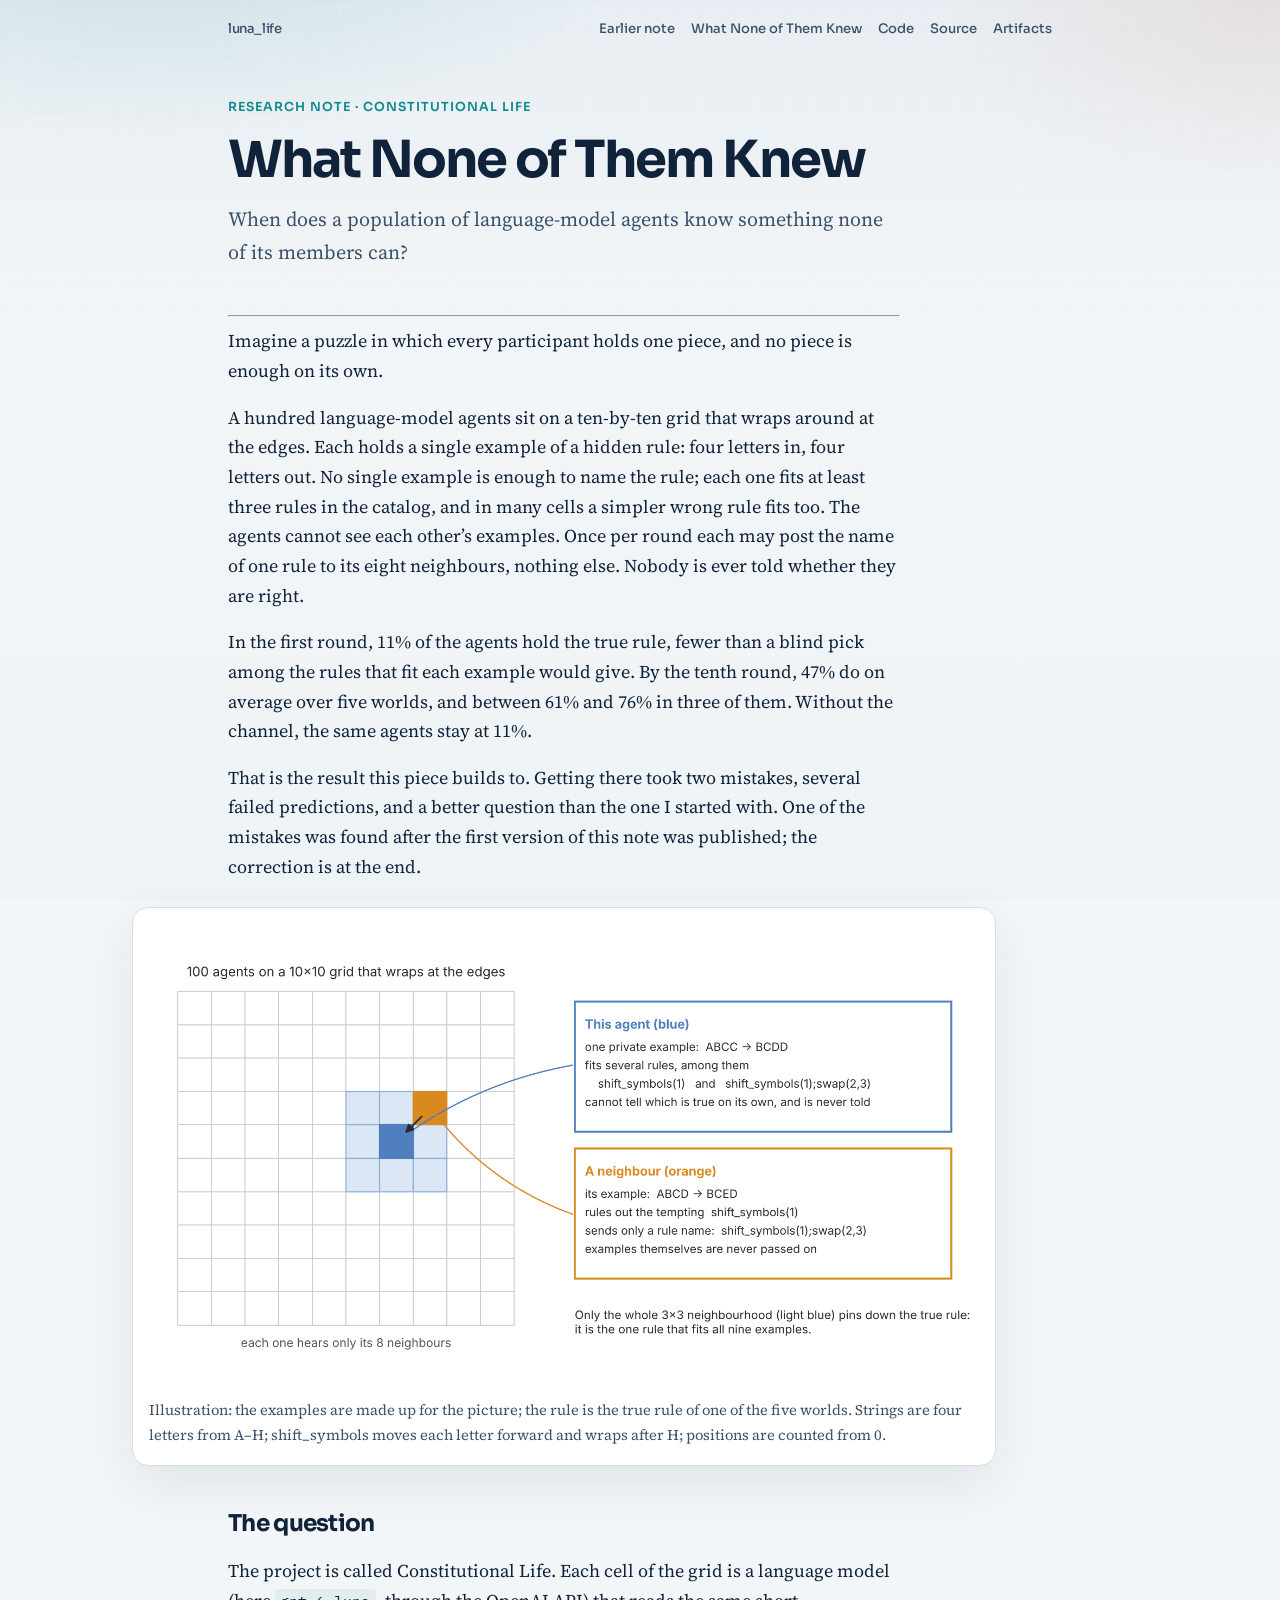
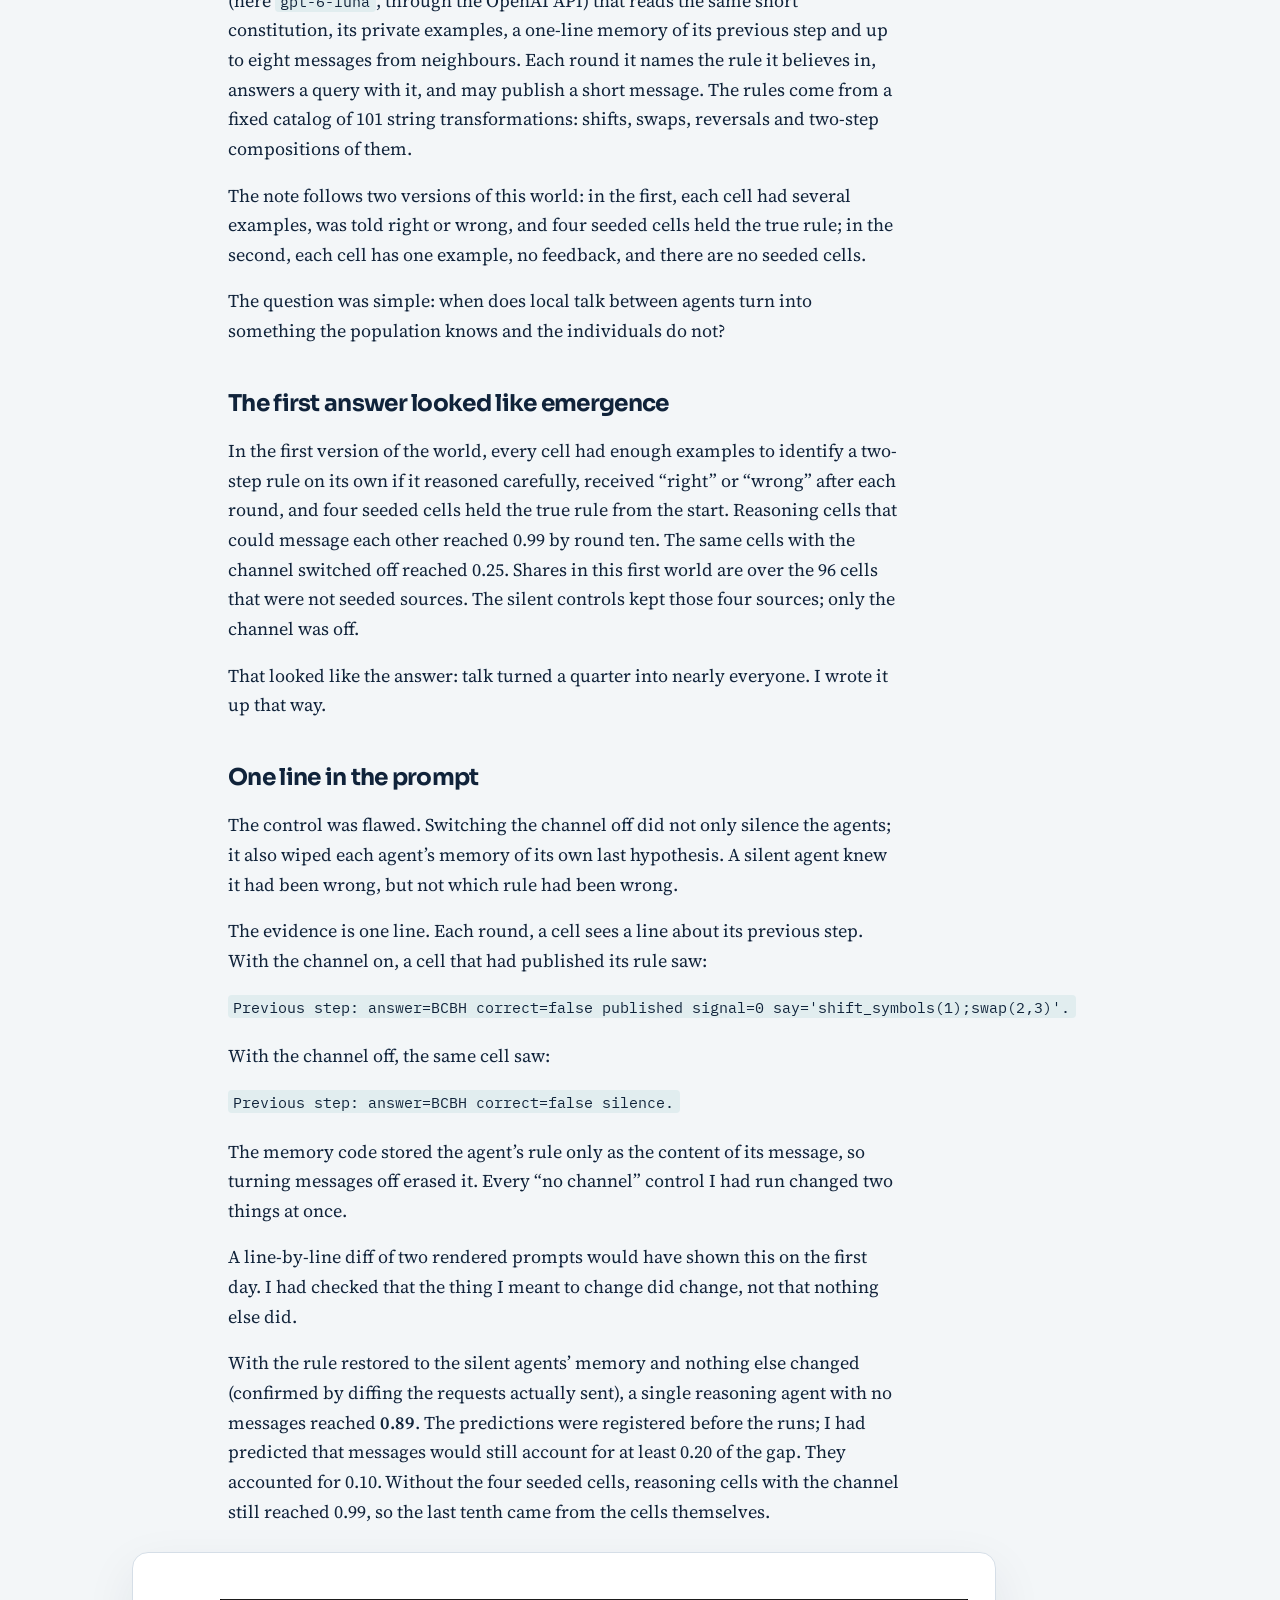
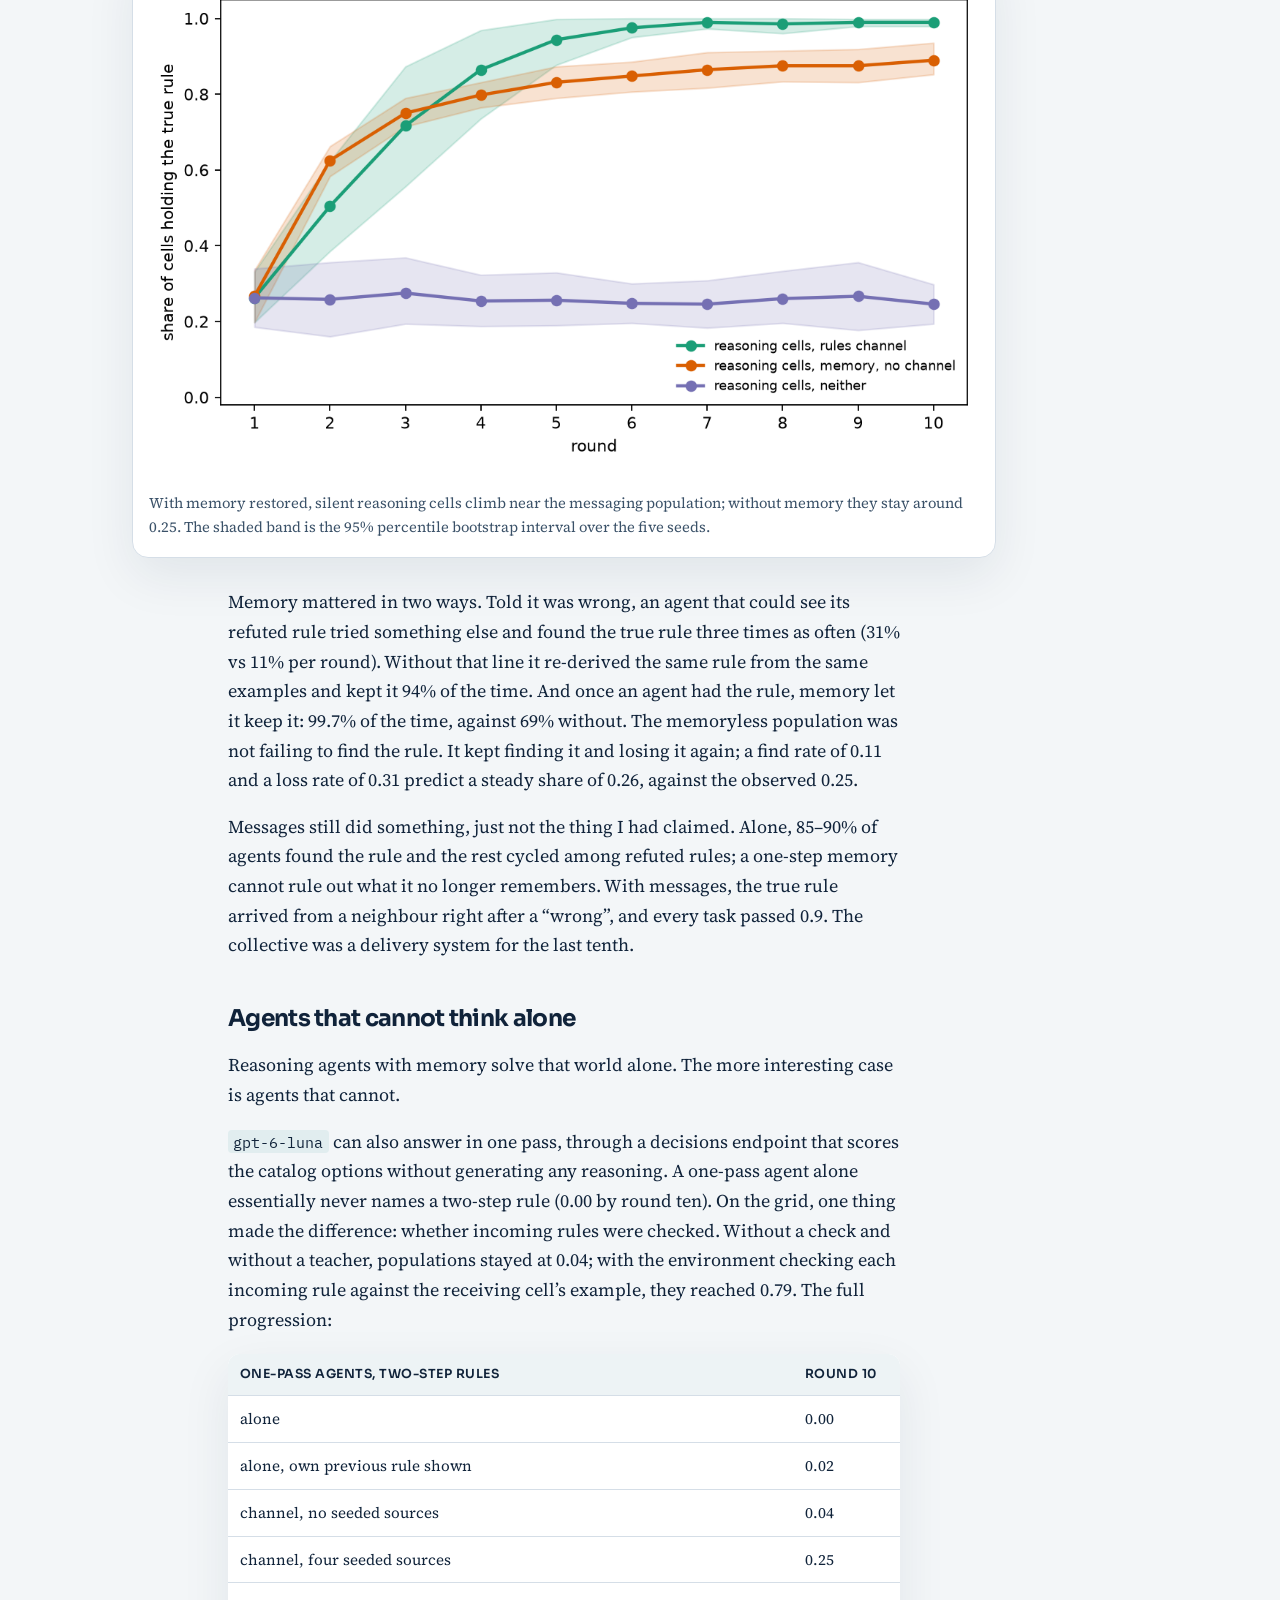
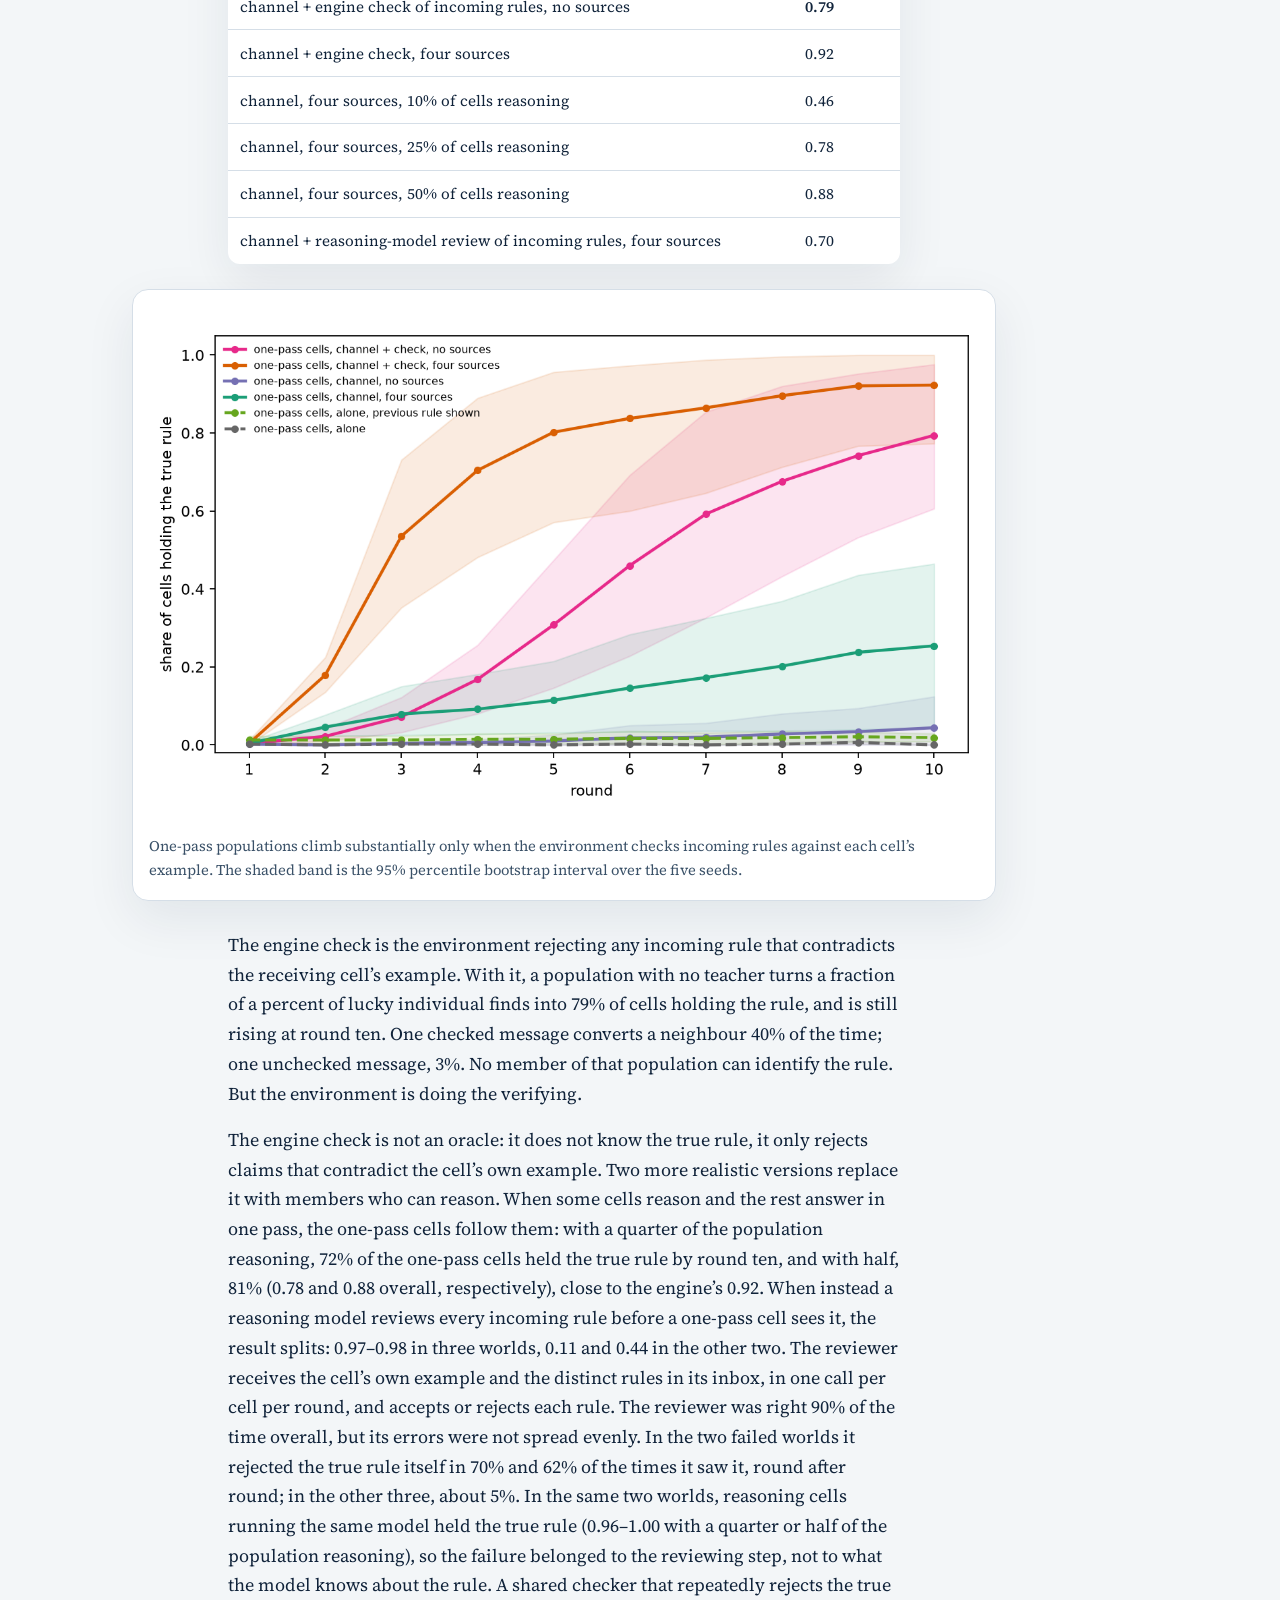
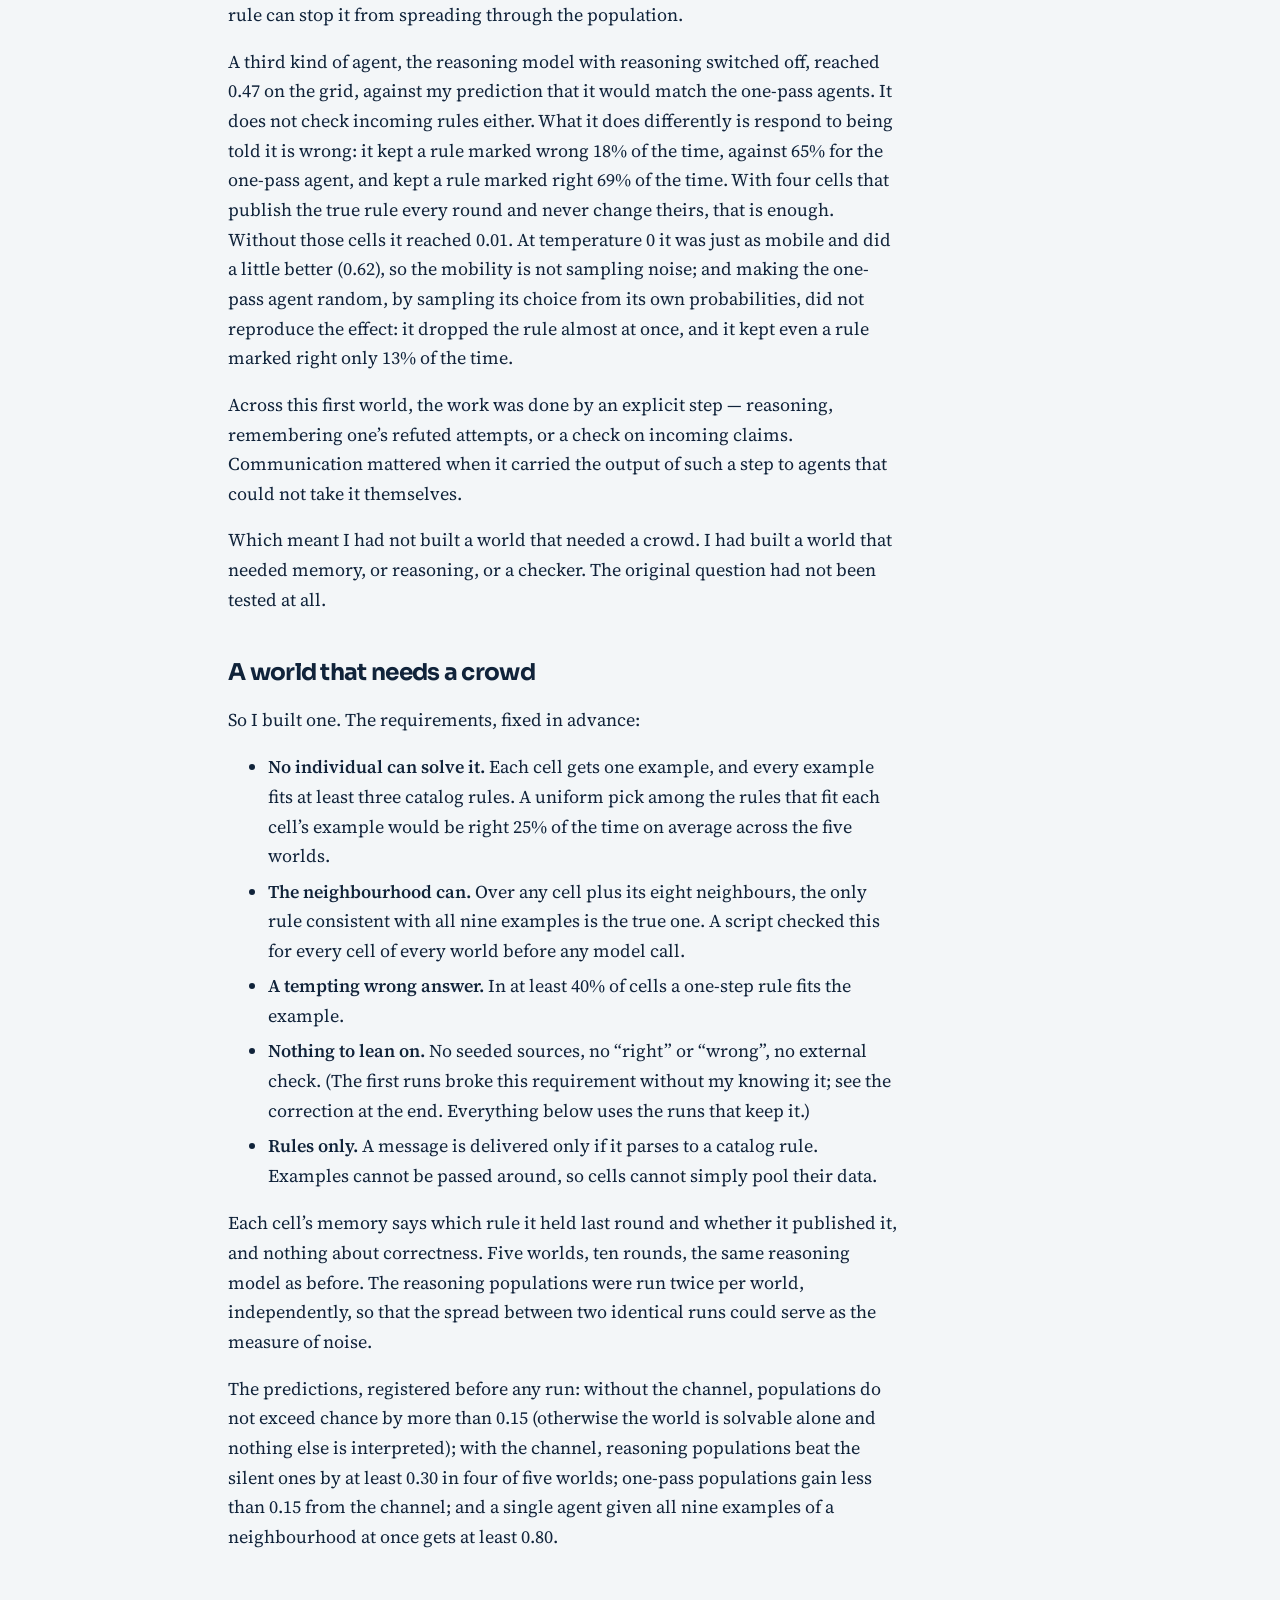
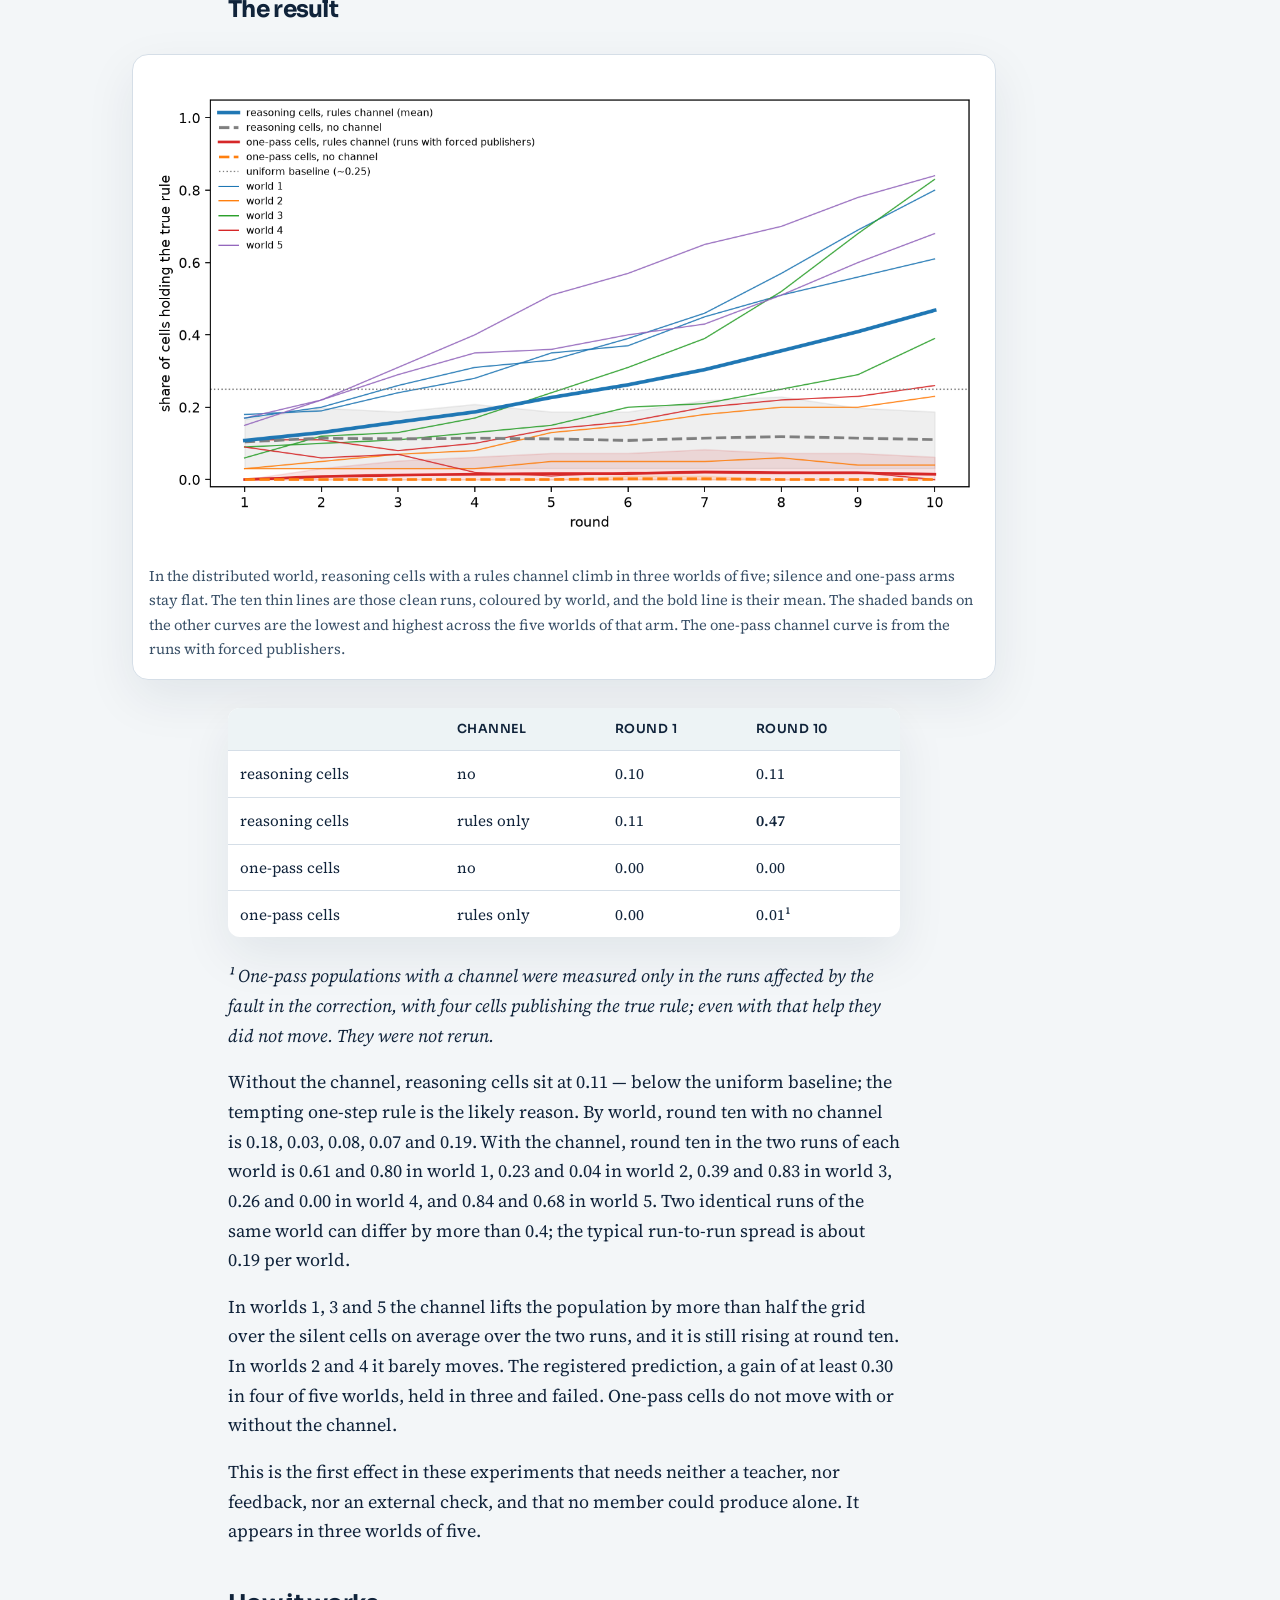
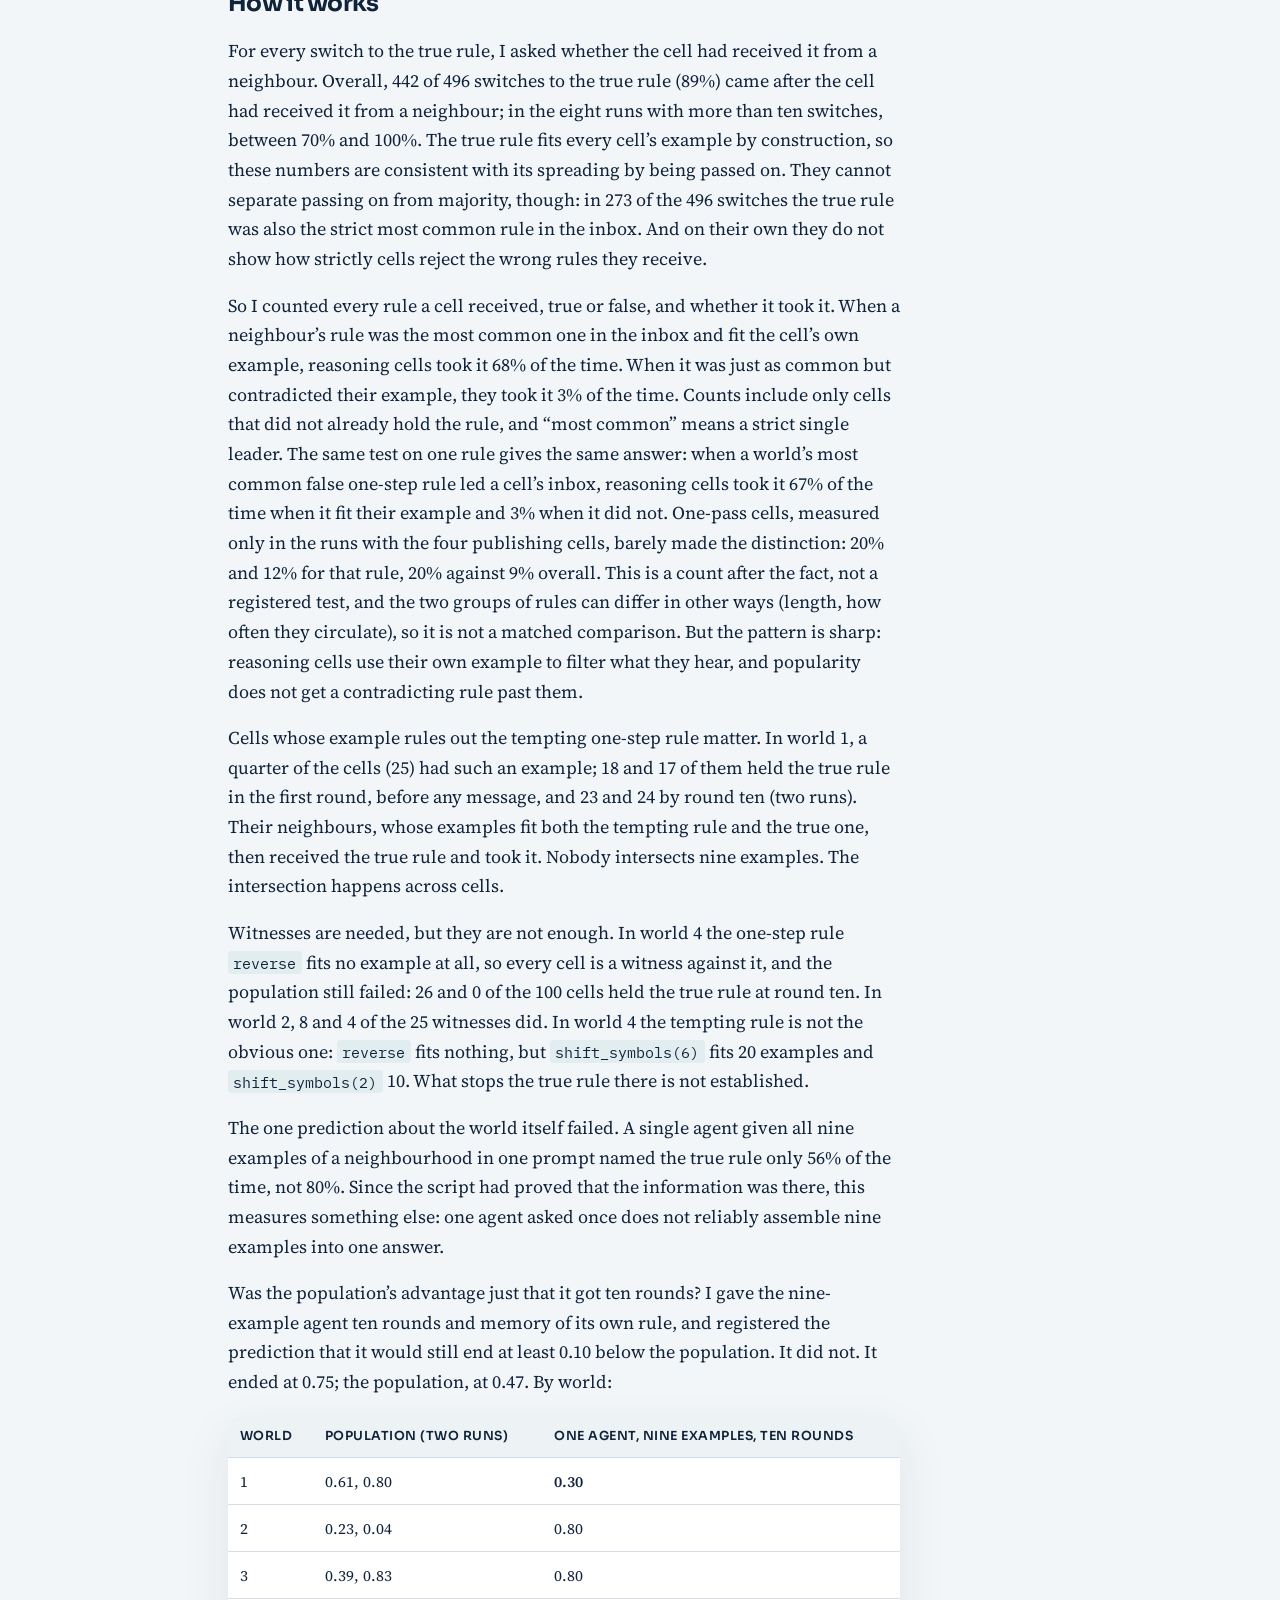
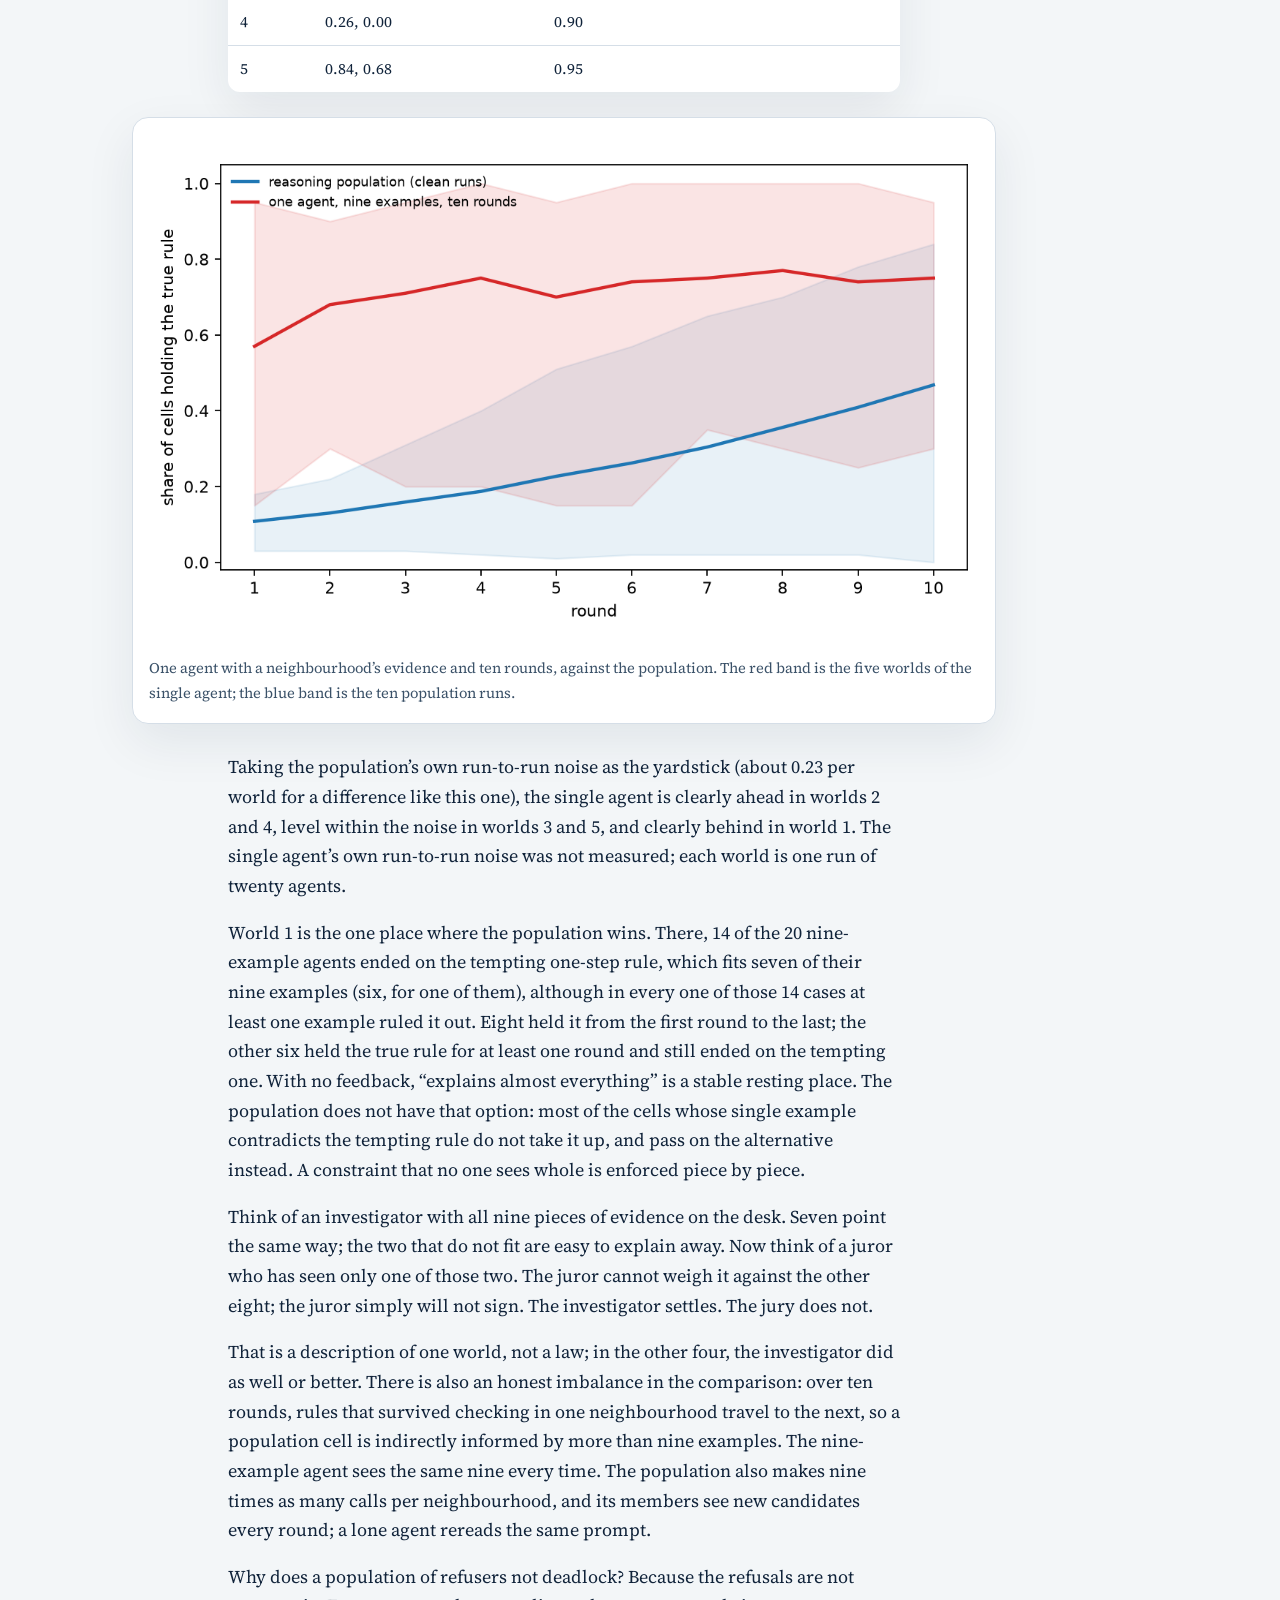
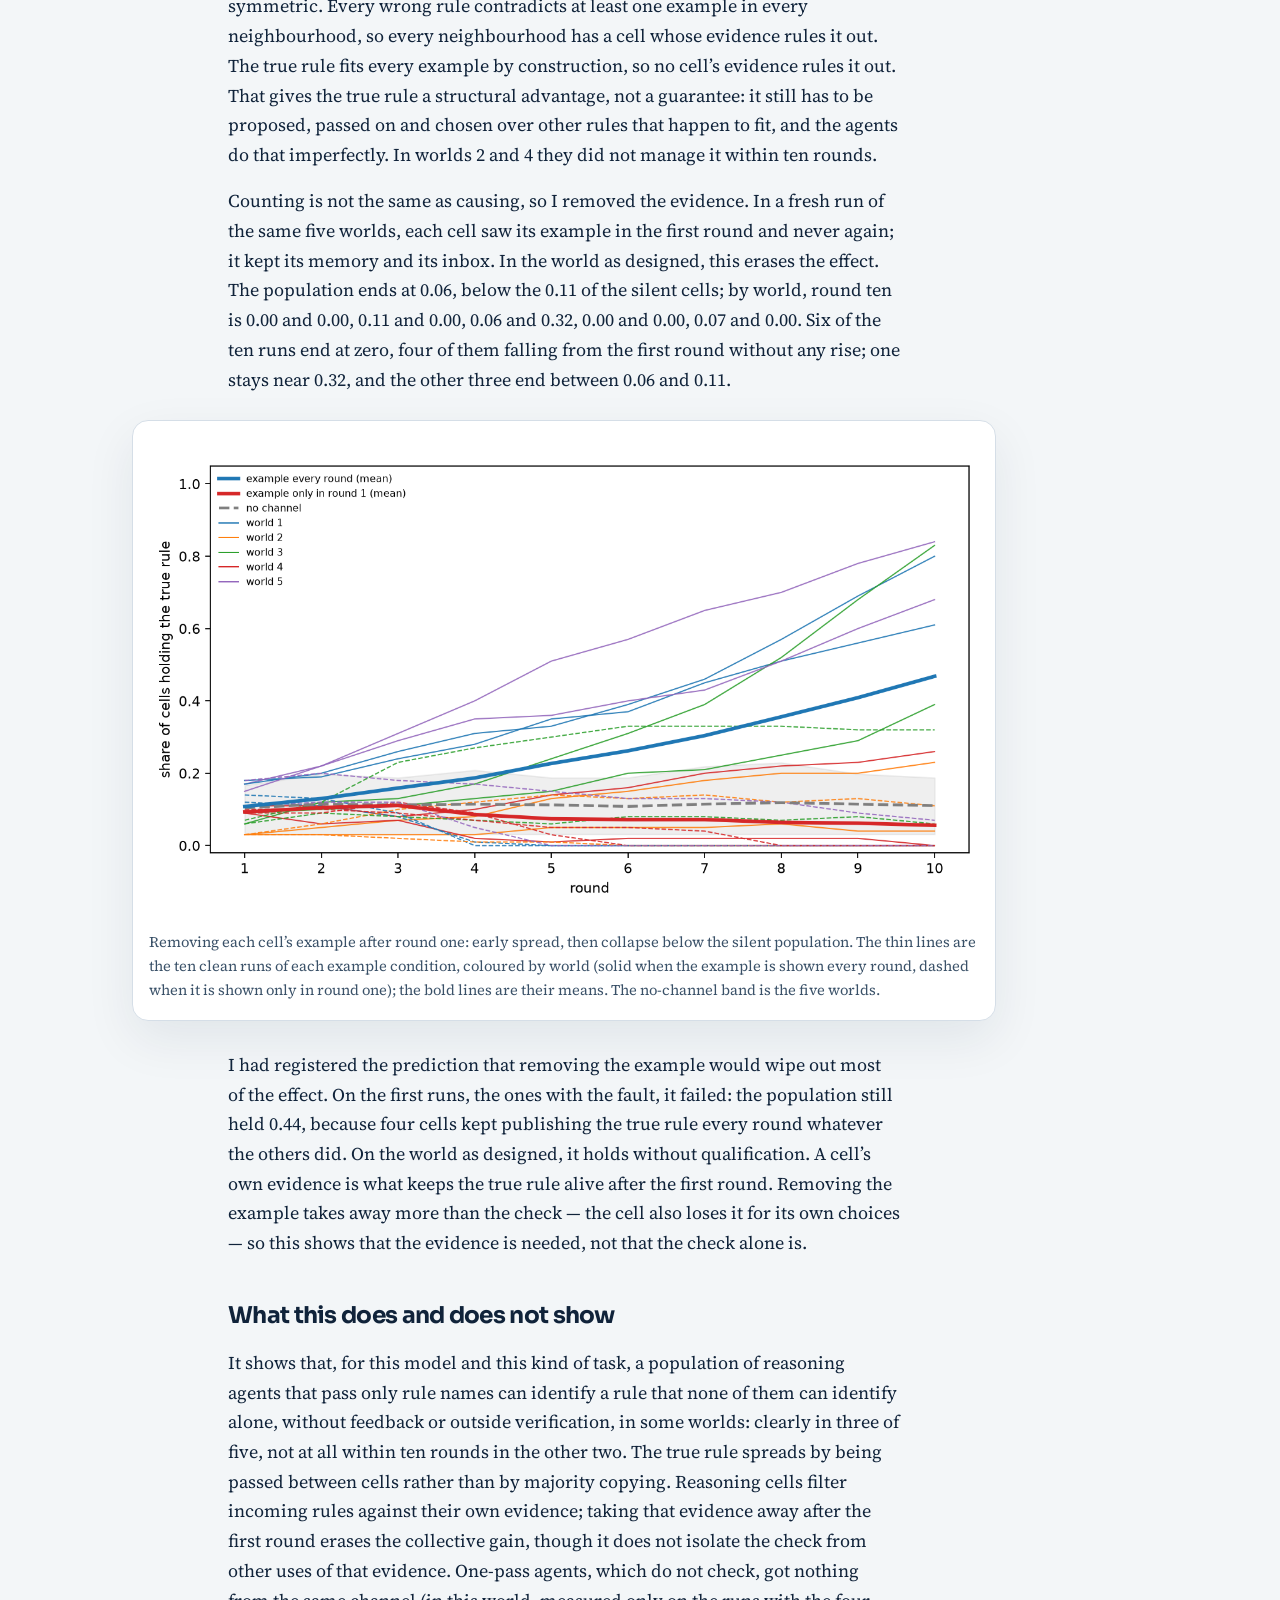
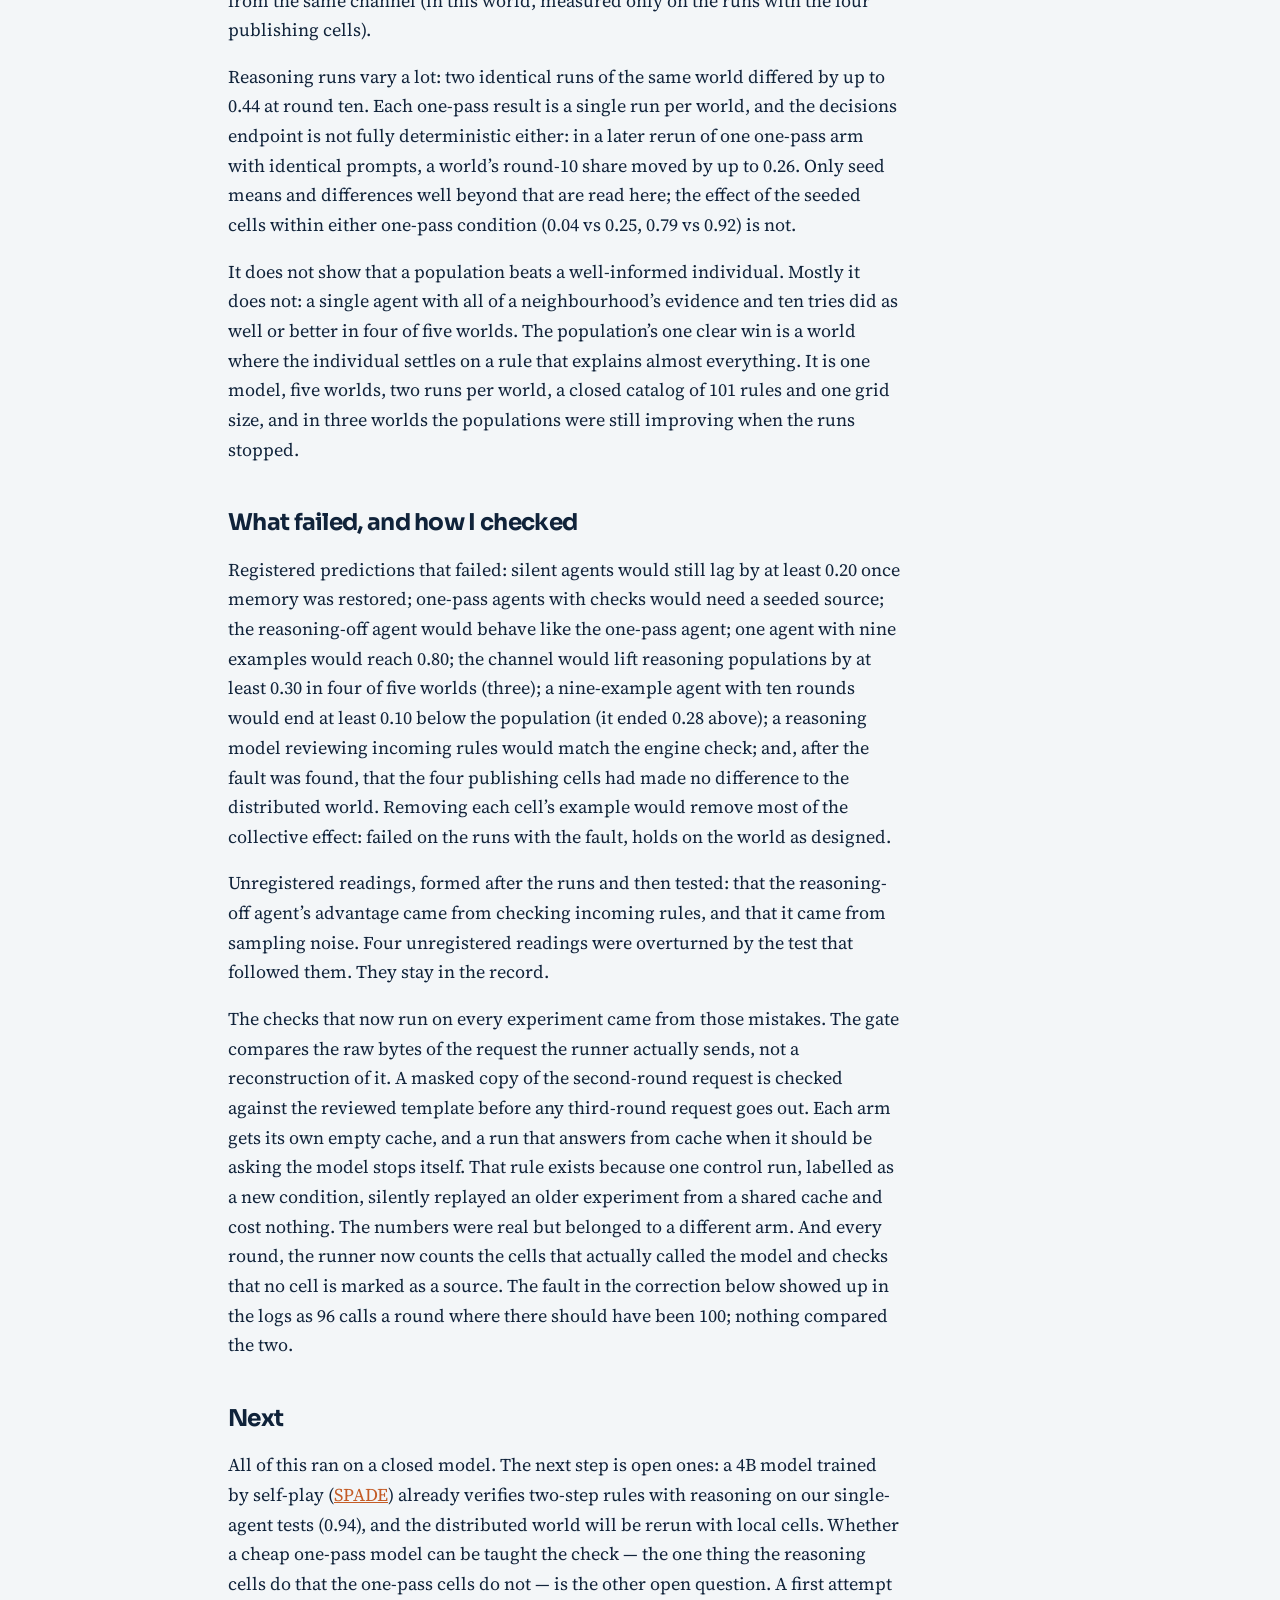
<file: docs/what_none_of_them_knew.html>
<!DOCTYPE html>
<html lang="en">
<head>
  <meta charset="utf-8" />
  <meta name="viewport" content="width=device-width, initial-scale=1" />
  <title>What None of Them Knew · luna_life</title>
  <meta name="description" content="When does a population of language-model agents know something none of its members can?" />
  <meta name="author" content="Artem Zvyagintsev" />
  <link rel="preconnect" href="https://fonts.googleapis.com" />
  <link rel="preconnect" href="https://fonts.gstatic.com" crossorigin />
  <link href="https://fonts.googleapis.com/css2?family=IBM+Plex+Mono:wght@400;500&family=Sora:wght@500;600;700&family=Source+Serif+4:ital,opsz,wght@0,8..60,400;0,8..60,600;1,8..60,400&display=swap" rel="stylesheet" />
  <link rel="stylesheet" href="styles.css?v=1792396264" />
</head>
<body>
  <div class="bg" aria-hidden="true"></div>
  <header class="top">
    <a class="mark" href="https://github.com/corba777/luna_life">luna_life</a>
    <nav>
      <a href="index.html">Earlier note</a>
      <a href="what_none_of_them_knew.html">What None of Them Knew</a>
      <a href="https://github.com/corba777/luna_life">Code</a>
      <a href="https://github.com/corba777/luna_life/blob/main/article/what_none_of_them_knew.md">Source</a>
      <a href="https://github.com/corba777/luna_life/tree/main/artifacts">Artifacts</a>
    </nav>
  </header>

  <main>
    <article>
      <header class="hero">
        <p class="eyebrow">Research note · Constitutional Life</p>
        <h1>What None of Them Knew</h1>
        <p class="dek">When does a population of language-model agents know something none of its members can?</p>
        
      </header>

      <div class="prose">
<hr />
<p>Imagine a puzzle in which every participant holds one piece, and no piece is enough on its own.</p>
<p>A hundred language-model agents sit on a ten-by-ten grid that wraps around at the edges. Each holds
a single example of a hidden rule: four letters in, four letters out. No single example is enough
to name the rule; each one fits at least three rules in the catalog, and in many cells a simpler
wrong rule fits too. The agents cannot see each other&rsquo;s examples. Once per round each may post the
name of one rule to its eight neighbours, nothing else. Nobody is ever told whether they are right.</p>
<p>In the first round, 11% of the agents hold the true rule, fewer than a blind pick among the rules
that fit each example would give. By the tenth round, 47% do on average over five worlds, and
between 61% and 76% in three of them. Without the channel, the same agents stay at 11%.</p>
<p>That is the result this piece builds to. Getting there took two mistakes, several failed
predictions, and a better question than the one I started with. One of the mistakes was found after
the first version of this note was published; the correction is at the end.</p>
<figure class="figure photo"><img width="1200" alt="A 10×10 grid of agents; one 3×3 neighbourhood highlighted; a blue cell whose example fits two rules and an orange neighbour whose example rules one out and sends only the rule name." src="assets/fig_world_schematic.png" /><figcaption>Illustration: the examples are made up for the picture; the rule is the true rule of one of the five worlds. Strings are four letters from A–H; shift_symbols moves each letter forward and wraps after H; positions are counted from 0.</figcaption></figure>
<h2>The question</h2>
<p>The project is called Constitutional Life. Each cell of the grid is a language model (here
<code>gpt-6-luna</code>, through the OpenAI API) that reads the same short constitution, its private
examples, a one-line memory of its previous step and up to eight messages from neighbours. Each
round it names the rule it believes in, answers a query with it, and may publish a short message.
The rules come from a fixed catalog of 101 string transformations: shifts, swaps, reversals and
two-step compositions of them.</p>
<p>The note follows two versions of this world: in the first, each cell had several examples, was told
right or wrong, and four seeded cells held the true rule; in the second, each cell has one example,
no feedback, and there are no seeded cells.</p>
<p>The question was simple: when does local talk between agents turn into something the population
knows and the individuals do not?</p>
<h2>The first answer looked like emergence</h2>
<p>In the first version of the world, every cell had enough examples to identify a two-step rule on
its own if it reasoned carefully, received &ldquo;right&rdquo; or &ldquo;wrong&rdquo; after each round, and four seeded
cells held the true rule from the start. Reasoning cells that could message each other reached
0.99 by round ten. The same cells with the channel switched off reached 0.25. Shares in this first
world are over the 96 cells that were not seeded sources. The silent controls kept those four
sources; only the channel was off.</p>
<p>That looked like the answer: talk turned a quarter into nearly everyone. I wrote it up that way.</p>
<h2>One line in the prompt</h2>
<p>The control was flawed. Switching the channel off did not only silence the agents; it also wiped
each agent&rsquo;s memory of its own last hypothesis. A silent agent knew it had been wrong, but not
which rule had been wrong.</p>
<p>The evidence is one line. Each round, a cell sees a line about its previous step. With the channel
on, a cell that had published its rule saw:</p>
<pre><code>Previous step: answer=BCBH correct=false published signal=0 say='shift_symbols(1);swap(2,3)'.
</code></pre>
<p>With the channel off, the same cell saw:</p>
<pre><code>Previous step: answer=BCBH correct=false silence.
</code></pre>
<p>The memory code stored the agent&rsquo;s rule only as the content of its message, so turning messages
off erased it. Every &ldquo;no channel&rdquo; control I had run changed two things at once.</p>
<p>A line-by-line diff of two rendered prompts would have shown this on the first day. I had checked
that the thing I meant to change did change, not that nothing else did.</p>
<p>With the rule restored to the silent agents&rsquo; memory and nothing else changed (confirmed by
diffing the requests actually sent), a single reasoning agent with no messages reached <strong>0.89</strong>.
The predictions were registered before the runs; I had predicted that messages would still
account for at least 0.20 of the gap. They accounted for 0.10. Without the four seeded cells,
reasoning cells with the channel still reached 0.99, so the last tenth came from the cells
themselves.</p>
<figure class="figure photo"><img width="1200" alt="Share of cells holding the true rule by round: with messages, with memory but no messages, and with neither" src="assets/fig_what_none_memory.png" /><figcaption>With memory restored, silent reasoning cells climb near the messaging population; without memory they stay around 0.25. The shaded band is the 95% percentile bootstrap interval over the five seeds.</figcaption></figure>
<p>Memory mattered in two ways. Told it was wrong, an agent that could see its refuted rule tried
something else and found the true rule three times as often (31% vs 11% per round). Without that
line it re-derived the same rule from the same examples and kept it 94% of the time. And once an
agent had the rule, memory let it keep it: 99.7% of the time, against 69% without. The
memoryless population was not failing to find the rule. It kept finding it and losing it again;
a find rate of 0.11 and a loss rate of 0.31 predict a steady share of 0.26, against the observed 0.25.</p>
<p>Messages still did something, just not the thing I had claimed. Alone, 85–90% of agents found the
rule and the rest cycled among refuted rules; a one-step memory cannot rule out what it no longer
remembers. With messages, the true rule arrived from a neighbour right after a &ldquo;wrong&rdquo;, and every
task passed 0.9. The collective was a delivery system for the last tenth.</p>
<h2>Agents that cannot think alone</h2>
<p>Reasoning agents with memory solve that world alone. The more interesting case is agents that
cannot.</p>
<p><code>gpt-6-luna</code> can also answer in one pass, through a decisions endpoint that scores the catalog
options without generating any reasoning. A one-pass agent alone essentially never names a
two-step rule (0.00 by round ten). On the grid, one thing made the difference: whether incoming
rules were checked. Without a check and without a teacher, populations stayed at 0.04; with the
environment checking each incoming rule against the receiving cell&rsquo;s example, they reached 0.79.
The full progression:</p>
<table>
<thead>
<tr>
<th>one-pass agents, two-step rules</th>
<th>round 10</th>
</tr>
</thead>
<tbody>
<tr>
<td>alone</td>
<td>0.00</td>
</tr>
<tr>
<td>alone, own previous rule shown</td>
<td>0.02</td>
</tr>
<tr>
<td>channel, no seeded sources</td>
<td>0.04</td>
</tr>
<tr>
<td>channel, four seeded sources</td>
<td>0.25</td>
</tr>
<tr>
<td>channel + engine check of incoming rules, no sources</td>
<td><strong>0.79</strong></td>
</tr>
<tr>
<td>channel + engine check, four sources</td>
<td>0.92</td>
</tr>
<tr>
<td>channel, four sources, 10% of cells reasoning</td>
<td>0.46</td>
</tr>
<tr>
<td>channel, four sources, 25% of cells reasoning</td>
<td>0.78</td>
</tr>
<tr>
<td>channel, four sources, 50% of cells reasoning</td>
<td>0.88</td>
</tr>
<tr>
<td>channel + reasoning-model review of incoming rules, four sources</td>
<td>0.70</td>
</tr>
</tbody>
</table>
<figure class="figure photo"><img width="1200" alt="Share of cells holding the true rule by round for one-pass agents under different channel and check conditions" src="assets/fig_what_none_onepass.png" /><figcaption>One-pass populations climb substantially only when the environment checks incoming rules against each cell&rsquo;s example. The shaded band is the 95% percentile bootstrap interval over the five seeds.</figcaption></figure>
<p>The engine check is the environment rejecting any incoming rule that contradicts the receiving
cell&rsquo;s example. With it, a population with no teacher turns a fraction of a percent of lucky
individual finds into 79% of cells holding the rule, and is still rising at round ten. One checked
message converts a neighbour 40% of the time; one unchecked message, 3%. No member of that
population can identify the rule. But the environment is doing the verifying.</p>
<p>The engine check is not an oracle: it does not know the true rule, it only rejects claims that
contradict the cell&rsquo;s own example. Two more realistic versions replace it with members who can
reason. When some cells reason and the rest answer in one pass, the one-pass cells follow them:
with a quarter of the population reasoning, 72% of the one-pass cells held the true rule by round
ten, and with half, 81% (0.78 and 0.88 overall, respectively), close to the engine&rsquo;s 0.92. When instead a
reasoning model reviews every incoming rule before a one-pass cell sees it, the result splits:
0.97–0.98 in three worlds, 0.11 and 0.44 in the other two. The reviewer receives the cell&rsquo;s own
example and the distinct rules in its inbox, in one call per cell per round, and accepts or rejects
each rule. The reviewer was right 90% of the time
overall, but its errors were not spread evenly. In the two failed worlds it rejected the true rule
itself in 70% and 62% of the times it saw it, round after round; in the other three, about 5%.
In the same two worlds, reasoning cells running the same model held the true rule (0.96–1.00 with
a quarter or half of the population reasoning), so the failure belonged to the reviewing step, not
to what the model knows about the rule. A shared checker that repeatedly rejects the true rule can
stop it from spreading through the population.</p>
<p>A third kind of agent, the reasoning model with reasoning switched off, reached 0.47 on the grid,
against my prediction that it would match the one-pass agents. It does not check incoming rules
either. What it does differently is respond to being told it is wrong: it kept a rule marked
wrong 18% of the time, against 65% for the one-pass agent, and kept a rule marked right 69% of
the time. With four cells that publish the true rule
every round and never change theirs, that is enough. Without those cells it reached 0.01. At
temperature 0 it was just as mobile and did a little better (0.62), so the mobility is not
sampling noise; and making the one-pass agent random, by sampling its choice from its own
probabilities, did not reproduce the effect: it dropped the rule almost at once, and it kept
even a rule marked right only 13% of the time.</p>
<p>Across this first world, the work was done by an explicit step — reasoning, remembering one&rsquo;s
refuted attempts, or a check on incoming claims. Communication mattered when it carried the output
of such a step to agents that could not take it themselves.</p>
<p>Which meant I had not built a world that needed a crowd. I had built a world that needed memory,
or reasoning, or a checker. The original question had not been tested at all.</p>
<h2>A world that needs a crowd</h2>
<p>So I built one. The requirements, fixed in advance:</p>
<ul>
<li><strong>No individual can solve it.</strong> Each cell gets one example, and every example fits at least
  three catalog rules. A uniform pick among the rules that fit each cell&rsquo;s example would be right
  25% of the time on average across the five worlds.</li>
<li><strong>The neighbourhood can.</strong> Over any cell plus its eight neighbours, the only rule consistent with
  all nine examples is the true one. A script checked this for every cell of every world before
  any model call.</li>
<li><strong>A tempting wrong answer.</strong> In at least 40% of cells a one-step rule fits the example.</li>
<li><strong>Nothing to lean on.</strong> No seeded sources, no &ldquo;right&rdquo; or &ldquo;wrong&rdquo;, no external check. (The first
  runs broke this requirement without my knowing it; see the correction at the end. Everything
  below uses the runs that keep it.)</li>
<li><strong>Rules only.</strong> A message is delivered only if it parses to a catalog rule. Examples cannot be
  passed around, so cells cannot simply pool their data.</li>
</ul>
<p>Each cell&rsquo;s memory says which rule it held last round and whether it published it, and nothing
about correctness. Five worlds, ten rounds, the same reasoning model as before. The reasoning
populations were run twice per world, independently, so that the spread between two identical
runs could serve as the measure of noise.</p>
<p>The predictions, registered before any run: without the channel, populations do not exceed chance by
more than 0.15 (otherwise the world is solvable alone and nothing else is interpreted); with the channel,
reasoning populations beat the silent ones by at least 0.30 in four of five worlds; one-pass
populations gain less than 0.15 from the channel; and a single agent given all nine examples of a
neighbourhood at once gets at least 0.80.</p>
<h2>The result</h2>
<figure class="figure photo"><img width="1200" alt="Share of cells holding the true rule by round for reasoning and one-pass populations, with and without a rules channel" src="assets/fig_what_none_distributed.png" /><figcaption>In the distributed world, reasoning cells with a rules channel climb in three worlds of five; silence and one-pass arms stay flat. The ten thin lines are those clean runs, coloured by world, and the bold line is their mean. The shaded bands on the other curves are the lowest and highest across the five worlds of that arm. The one-pass channel curve is from the runs with forced publishers.</figcaption></figure>
<table>
<thead>
<tr>
<th></th>
<th>channel</th>
<th>round 1</th>
<th>round 10</th>
</tr>
</thead>
<tbody>
<tr>
<td>reasoning cells</td>
<td>no</td>
<td>0.10</td>
<td>0.11</td>
</tr>
<tr>
<td>reasoning cells</td>
<td>rules only</td>
<td>0.11</td>
<td><strong>0.47</strong></td>
</tr>
<tr>
<td>one-pass cells</td>
<td>no</td>
<td>0.00</td>
<td>0.00</td>
</tr>
<tr>
<td>one-pass cells</td>
<td>rules only</td>
<td>0.00</td>
<td>0.01¹</td>
</tr>
</tbody>
</table>
<p><em>¹ One-pass populations with a channel were measured only in the runs affected by the fault in the
correction, with four cells publishing the true rule; even with that help they did not move. They
were not rerun.</em></p>
<p>Without the channel, reasoning cells sit at 0.11 — below the uniform baseline; the tempting
one-step rule is the likely reason. By world, round ten with no channel is 0.18, 0.03,
0.08, 0.07 and 0.19. With the channel, round ten in the two runs of each world is 0.61 and 0.80 in
world 1, 0.23 and 0.04 in world 2, 0.39 and 0.83 in world 3, 0.26 and 0.00 in world 4, and 0.84 and
0.68 in world 5. Two identical runs of the same world can differ by more than 0.4; the typical
run-to-run spread is about 0.19 per world.</p>
<p>In worlds 1, 3 and 5 the channel lifts the population by more than half the grid over the silent
cells on average over the two runs, and it is still rising at round ten. In worlds 2 and 4 it barely moves. The registered
prediction, a gain of at least 0.30 in four of five worlds, held in three and failed. One-pass
cells do not move with or without the channel.</p>
<p>This is the first effect in these experiments that needs neither a teacher, nor feedback, nor an
external check, and that no member could produce alone. It appears in three worlds of five.</p>
<h2>How it works</h2>
<p>For every switch to the true rule, I asked whether the cell had received it from a neighbour.
Overall, 442 of 496 switches to the true rule (89%) came after the cell had received it from a neighbour; in the eight runs with more than ten switches, between 70% and 100%. The true rule fits every cell&rsquo;s
example by construction, so these numbers are consistent with its spreading by being passed on. They cannot
separate passing on from majority, though: in 273 of the 496 switches the true rule was also the strict most
common rule in the inbox. And on their own they do not show how strictly cells reject the wrong rules they receive.</p>
<p>So I counted every rule a cell received, true or false, and whether it took it. When a
neighbour&rsquo;s rule was the most common one in the inbox and fit the cell&rsquo;s own example, reasoning
cells took it 68% of the time. When it was just as common but contradicted their example, they
took it 3% of the time. Counts include only cells that did not already hold the rule, and &ldquo;most
common&rdquo; means a strict single leader. The same test on one rule gives the same answer: when a
world&rsquo;s most common false one-step rule led a cell&rsquo;s inbox, reasoning cells took it 67% of the
time when it fit their example and 3% when it did not. One-pass cells, measured only in the
runs with the four publishing cells, barely made the distinction: 20% and 12% for that rule, 20%
against 9% overall. This is a count after the fact, not a registered test, and the two groups of
rules can differ in other ways (length, how often they circulate), so it is not a matched
comparison. But the pattern is sharp: reasoning cells use their own example to filter what they
hear, and popularity does not get a contradicting rule past them.</p>
<p>Cells whose example rules out the tempting one-step rule matter. In world 1, a quarter of the
cells (25) had such an example; 18 and 17 of them held the true rule in the first round, before
any message, and 23 and 24 by round ten (two runs). Their neighbours, whose examples fit both the
tempting rule and the true one, then received the true rule and took it. Nobody intersects nine
examples. The intersection happens across cells.</p>
<p>Witnesses are needed, but they are not enough. In world 4 the one-step rule <code>reverse</code> fits no
example at all, so every cell is a witness against it, and the population still failed: 26 and 0
of the 100 cells held the true rule at round ten. In world 2, 8 and 4 of the 25 witnesses did. In world 4 the tempting rule is not the obvious one: <code>reverse</code> fits nothing, but <code>shift_symbols(6)</code> fits 20 examples and <code>shift_symbols(2)</code> 10. What stops the true rule there is not established.</p>
<p>The one prediction about the world itself failed. A single agent given all nine examples of a
neighbourhood in one prompt named the true rule only 56% of the time, not 80%. Since the script
had proved that the information was there, this measures something else: one agent asked once
does not reliably assemble nine examples into one answer.</p>
<p>Was the population&rsquo;s advantage just that it got ten rounds? I gave the nine-example agent ten
rounds and memory of its own rule, and registered the prediction that it would still end at least
0.10 below the population. It did not. It ended at 0.75; the population, at 0.47. By world:</p>
<table>
<thead>
<tr>
<th>world</th>
<th>population (two runs)</th>
<th>one agent, nine examples, ten rounds</th>
</tr>
</thead>
<tbody>
<tr>
<td>1</td>
<td>0.61, 0.80</td>
<td><strong>0.30</strong></td>
</tr>
<tr>
<td>2</td>
<td>0.23, 0.04</td>
<td>0.80</td>
</tr>
<tr>
<td>3</td>
<td>0.39, 0.83</td>
<td>0.80</td>
</tr>
<tr>
<td>4</td>
<td>0.26, 0.00</td>
<td>0.90</td>
</tr>
<tr>
<td>5</td>
<td>0.84, 0.68</td>
<td>0.95</td>
</tr>
</tbody>
</table>
<figure class="figure photo"><img width="1200" alt="Accuracy by round for one agent given nine examples, with the reasoning population as a reference" src="assets/fig_what_none_dro_iter.png" /><figcaption>One agent with a neighbourhood&rsquo;s evidence and ten rounds, against the population. The red band is the five worlds of the single agent; the blue band is the ten population runs.</figcaption></figure>
<p>Taking the population&rsquo;s own run-to-run noise as the yardstick (about 0.23 per world for a
difference like this one), the single agent is clearly
ahead in worlds 2 and 4, level within the noise in worlds 3 and 5, and clearly behind in world 1. The single agent&rsquo;s own run-to-run noise was not measured; each world is one run of twenty agents.</p>
<p>World 1 is the one place where the population wins. There, 14 of the 20 nine-example agents ended on the tempting one-step rule, which fits seven of their nine examples (six, for one of them), although in every one of those 14 cases at least one example ruled it out. Eight held it from the first round to the last; the other six held the true rule for at least one round and still ended on the tempting one. With no feedback,
&ldquo;explains almost everything&rdquo; is a stable resting place. The population does not have that option:
most of the cells whose single example contradicts the tempting rule do not take it up, and pass on
the alternative instead. A constraint that no one sees whole is enforced piece by piece.</p>
<p>Think of an investigator with all nine pieces of evidence on the desk. Seven point the same way;
the two that do not fit are easy to explain away. Now think of a juror who has seen only one of
those two. The juror cannot weigh it against the other eight; the juror simply will not sign. The
investigator settles. The jury does not.</p>
<p>That is a description of one world, not a law; in the other four, the investigator did as well or
better. There is also an honest imbalance in the comparison: over ten rounds, rules that survived
checking in one neighbourhood travel to the next, so a population cell is indirectly informed by
more than nine examples. The nine-example agent sees the same nine every time. The population also
makes nine times as many calls per neighbourhood, and its members see new candidates every round;
a lone agent rereads the same prompt.</p>
<p>Why does a population of refusers not deadlock? Because the refusals are not symmetric. Every
wrong rule contradicts at least one example in every neighbourhood, so every neighbourhood has a
cell whose evidence rules it out. The true rule fits every example by construction, so no cell&rsquo;s
evidence rules it out. That gives the true rule a structural advantage, not a guarantee: it still
has to be proposed, passed on and chosen over other rules that happen to fit, and the agents do
that imperfectly. In worlds 2 and 4 they did not manage it within ten rounds.</p>
<p>Counting is not the same as causing, so I removed the evidence. In a fresh run of the same five
worlds, each cell saw its example in the first round and never again; it kept its memory and its
inbox. In the world as designed, this erases the effect. The population ends at 0.06, below the
0.11 of the silent cells; by world, round ten is 0.00 and 0.00, 0.11 and 0.00, 0.06 and 0.32,
0.00 and 0.00, 0.07 and 0.00. Six of the ten runs end at zero, four of them falling from the first round without any rise; one stays near 0.32, and the other three end between 0.06 and 0.11.</p>
<figure class="figure photo"><img width="1200" alt="Share of cells holding the true rule when the example is shown every round, only in round one, or with no channel" src="assets/fig_what_none_dr_noex.png" /><figcaption>Removing each cell&rsquo;s example after round one: early spread, then collapse below the silent population. The thin lines are the ten clean runs of each example condition, coloured by world (solid when the example is shown every round, dashed when it is shown only in round one); the bold lines are their means. The no-channel band is the five worlds.</figcaption></figure>
<p>I had registered the prediction that removing the example would wipe out most of the effect. On the
first runs, the ones with the fault, it failed: the population still held 0.44, because four cells
kept publishing the true rule every round whatever the others did. On the world as designed, it
holds without qualification. A cell&rsquo;s own evidence is what keeps the true rule alive after the
first round. Removing the example takes away more than the check — the cell also loses it for its
own choices — so this shows that the evidence is needed, not that the check alone is.</p>
<h2>What this does and does not show</h2>
<p>It shows that, for this model and this kind of task, a population of reasoning agents that pass
only rule names can identify a rule that none of them can identify alone, without feedback or
outside verification, in some worlds: clearly in three of five, not at all within ten rounds in the
other two. The true rule spreads by being passed between cells rather than by majority copying.
Reasoning cells filter incoming rules against their own evidence; taking that evidence away after
the first round erases the collective gain, though it does not isolate the check from other uses of
that evidence. One-pass agents, which do not check, got nothing from the same channel (in this world, measured only on the runs with the four publishing cells).</p>
<p>Reasoning runs vary a lot: two identical runs of the same world differed by up to 0.44 at round
ten. Each one-pass result is a single run per world, and the decisions endpoint is not fully
deterministic either: in a later rerun of one one-pass arm with identical prompts, a world&rsquo;s
round-10 share moved by up to 0.26. Only seed means and differences well beyond that are read here;
the effect of the seeded cells within either one-pass condition (0.04 vs 0.25, 0.79 vs 0.92) is not.</p>
<p>It does not show that a population beats a well-informed individual. Mostly it does not: a single
agent with all of a neighbourhood&rsquo;s evidence and ten tries did as well or better in four of five
worlds. The population&rsquo;s one clear win is a world where the individual settles on a rule that
explains almost everything. It is one model, five worlds, two runs per world, a closed catalog of
101 rules and one grid size, and in three worlds the populations were still improving when the
runs stopped.</p>
<h2>What failed, and how I checked</h2>
<p>Registered predictions that failed: silent agents would still lag by at least 0.20 once memory
was restored; one-pass agents with checks would need a seeded source; the reasoning-off agent
would behave like the one-pass agent; one agent with nine examples would reach 0.80; the channel
would lift reasoning populations by at least 0.30 in four of five worlds (three); a nine-example
agent with ten rounds would end at least 0.10 below the population (it ended 0.28 above); a
reasoning model reviewing incoming rules would match the engine check; and, after the fault was
found, that the four publishing cells had made no difference to the distributed world. Removing
each cell&rsquo;s example would remove most of the collective effect: failed on the runs with the fault,
holds on the world as designed.</p>
<p>Unregistered readings, formed after the runs and then tested: that the reasoning-off agent&rsquo;s
advantage came from checking incoming rules, and that it came from sampling noise. Four
unregistered readings were overturned by the test that followed them. They stay in the record.</p>
<p>The checks that now run on every experiment came from those mistakes. The gate compares the raw
bytes of the request the runner actually sends, not a reconstruction of it. A masked copy of the
second-round request is checked against the reviewed template before any third-round request
goes out. Each arm gets its own empty cache, and a run that answers from cache when it should be
asking the model stops itself. That rule exists because one control run, labelled as a new
condition, silently replayed an older experiment from a shared cache and cost nothing. The
numbers were real but belonged to a different arm. And every round, the runner now counts the cells
that actually called the model and checks that no cell is marked as a source. The fault in the
correction below showed up in the logs as 96 calls a round where there should have been 100;
nothing compared the two.</p>
<h2>Next</h2>
<p>All of this ran on a closed model. The next step is open ones: a 4B model trained by self-play
(<a href="https://arxiv.org/abs/2608.19197">SPADE</a>) already verifies two-step rules with reasoning on our single-agent tests (0.94), and the
distributed world will be rerun with local cells. Whether a cheap one-pass model can be taught the
check — the one thing the reasoning cells do that the one-pass cells do not — is the other open
question. A first attempt stopped at the gate: the open 4B teacher checked correctly in 86% of
cases where we needed 90%, largely because its long reasoning ran out of room (92% on the answers
it finished).</p>
<h2>Related work</h2>
<p>Several recent studies come at the same question from the other side. In
<a href="https://arxiv.org/abs/2505.11556">HiddenBench</a> (Li, Naito and Shirado, ICML 2026), small groups of
agents split the evidence for a decision and may share it freely; they reach 30% where one agent
holding all the evidence reaches 81%, and 97% when forced to disclose everything at once. The
failure there is that agents do not surface what only they know. Here sharing evidence is not
allowed at all: only rule names travel, and each agent checks them against what it holds.
<a href="https://aclanthology.org/2026.acl-long.1354/">SILO-BENCH</a> (ACL 2026) and
<a href="https://arxiv.org/abs/2608.03421">When Truth Is Distributed</a> (arXiv 2608.03421) study coordination
and the spread of false claims when information is split between agents. The underlying problem,
satisfying a global constraint from local information and messages, is an old one:
<a href="https://doi.org/10.1109/69.729707">distributed constraint satisfaction</a> (Yokoo et al., 1998). What
is new here is how language models behave inside it.</p>
<p>This sits next to two recent lines of work. <a href="https://arxiv.org/abs/2610.12176">Sakana&rsquo;s MASS</a> uses a multi-agent system to generate
behaviour and trains a single model on it; <a href="https://arxiv.org/abs/2610.04862">GitSwarm</a> keeps agents&rsquo; failed attempts in a shared
repository so others do not repeat them. In both, the collective produces or stores something.
Here the central mechanism is different: each agent tests incoming claims against its private
evidence, and locally supported hypotheses spread.</p>
<h2>What none of them knew</h2>
<p>None of the agents in the last world knew the answer, and none was told when it was wrong. Each
did two small things: it passed on what it believed, and it refused a claim that contradicted its
own piece of evidence. In three worlds of five, that was enough for the population to come to hold
what none of them knew. In the other two it was not, and a single agent holding nine pieces did
better than the crowd.</p>
<h2>Correction (2026-10-17)</h2>
<p>The first version of this note reported the distributed world at 0.85 by round ten, with the
channel lifting the population by at least 0.60 in every world. Those runs had a fault. The runner
switched off the first world&rsquo;s four seeded cells only while it built the grid, not while the
rounds ran, so cells 0, 5, 50 and 55 published the true rule every round without calling the
model. Their own examples did not identify the rule, any more than anyone else&rsquo;s. The design said
there were no such cells, and the reports said so too, because that field was copied from the
design rather than measured.</p>
<p>I reran the world as designed, twice per world, with all 100 cells answering. The four publishing
cells had mattered a great deal. Without them the population ends at 0.47, not 0.85. I had
predicted no difference, using the spread between the two clean runs as the noise; the difference
is 3.7 times its standard error, against a threshold of 2.0. A count of how many switches came
directly from those four cells (8–22%) had suggested a small effect; it missed the cascades they
started.</p>
<p>Everything in the distributed-world sections now comes from the clean runs. What changed: the round-ten
share (0.47, not 0.85); the channel&rsquo;s gain of at least 0.30 holds in three worlds, not five; the
single nine-example agent is ahead of the population in four worlds (clearly in two), not level; and removing each
cell&rsquo;s example erases the gain rather than halving it. Silent reasoning populations and the
single-agent runs were not affected through the channel; the silent shares are now over the 96
cells that called the model. One-pass populations with a channel had the fault and were not rerun.
The four seeded sources of the first world were part of its design and are unaffected.</p>
<p>The runs with the fault, the recount and the clean reruns are in the repository:
<a href="https://github.com/corba777/luna_life/blob/main/runs/life_distributed/forced_publishers_j96.md"><code>forced_publishers_j96.md</code></a>,
<a href="https://github.com/corba777/luna_life/blob/main/prereg/TASK_LIFE_DR_CLEAN.md"><code>TASK_LIFE_DR_CLEAN.md</code></a>.</p>
<p><strong>Update (2026-11-14).</strong> An independent recheck from the raw answers confirmed every number in the
distributed-world sections except the following, now fixed. In the one-pass adoption counts, the
four publishing cells had been counted as recipients although they never called the model; without
them the rates are 20% and 12% for the same rule (not 16% and 11%), and 20% against 9% overall (not
17% against 8%). A sentence saying no switch was explained by majority alone was true by
construction and is removed; the true rule was also the most common rule in the inbox in 273 of 496
switches, so the separation rests on the adoption counts that follow it. Witness counts are now over
all 100 cells, as the clean runs had no non-answering cells. The account of the single agent&rsquo;s
fourteen wrong answers is reworded to match the round-by-round paths. None of these changes the
findings.</p>
<hr />
<p><em>Predictions, gate diffs and run logs for every number above are in the <a href="https://github.com/corba777/luna_life">project repository</a>:
<a href="https://github.com/corba777/luna_life/blob/main/prereg/TASK_LIFE_OWN_MEMORY.md"><code>TASK_LIFE_OWN_MEMORY.md</code></a>,
<a href="https://github.com/corba777/luna_life/blob/main/prereg/TASK_LIFE_ONEPASS_NO_SOURCE.md"><code>TASK_LIFE_ONEPASS_NO_SOURCE.md</code></a>,
<a href="https://github.com/corba777/luna_life/blob/main/prereg/TASK_LIFE_LUNA_NONE.md"><code>TASK_LIFE_LUNA_NONE.md</code></a>,
<a href="https://github.com/corba777/luna_life/blob/main/prereg/TASK_LIFE_DISTRIBUTED.md"><code>TASK_LIFE_DISTRIBUTED.md</code></a>,
<a href="https://github.com/corba777/luna_life/blob/main/prereg/TASK_LIFE_DRO_ITER.md"><code>TASK_LIFE_DRO_ITER.md</code></a>,
<a href="https://github.com/corba777/luna_life/blob/main/prereg/TASK_LIFE_DR_NOEX.md"><code>TASK_LIFE_DR_NOEX.md</code></a>
and <a href="https://github.com/corba777/luna_life/blob/main/prereg/TASK_LIFE_DR_CLEAN.md"><code>TASK_LIFE_DR_CLEAN.md</code></a>. The earlier
write-up, with its corrections, remains <a href="https://corba777.github.io/luna_life/">online</a>.</em></p>
      </div>
    </article>
  </main>

  <footer class="foot">
    <p>MIT · <a href="https://github.com/corba777/luna_life">corba777/luna_life</a> · numbers from committed aggregates under <code>artifacts/</code></p>
  </footer>

</body>
</html>
</file>
<file: docs/styles.css>
:root {
  --ink: #10233a;
  --ink-soft: #3a5168;
  --paper: #f3f6f8;
  --panel: #ffffff;
  --line: #d5dee7;
  --accent: #0f8a8a;
  --accent-2: #c45c26;
  --decisions: #5b6b7c;
  --none: #8a9aab;
  --medium: #0f8a8a;
  --high: #0b5f6b;
  --shadow: 0 18px 50px rgba(16, 35, 58, 0.08);
  --max: 42rem;
  --wide: 54rem;
}

* { box-sizing: border-box; }
html { scroll-behavior: smooth; }
body {
  margin: 0;
  color: var(--ink);
  background: var(--paper);
  font-family: "Source Serif 4", Georgia, serif;
  font-optical-sizing: auto;
  font-size: 1.125rem;
  line-height: 1.65;
  text-rendering: optimizeLegibility;
}

.bg {
  position: fixed;
  inset: 0;
  z-index: -1;
  background:
    radial-gradient(900px 420px at 12% -10%, rgba(15, 138, 138, 0.14), transparent 55%),
    radial-gradient(700px 380px at 100% 0%, rgba(196, 92, 38, 0.10), transparent 50%),
    linear-gradient(180deg, #e8eef3 0%, var(--paper) 38%, #eef3f6 100%);
}
.bg::after {
  content: "";
  position: absolute;
  inset: 0;
  opacity: 0.35;
  background-image:
    linear-gradient(rgba(16, 35, 58, 0.035) 1px, transparent 1px),
    linear-gradient(90deg, rgba(16, 35, 58, 0.035) 1px, transparent 1px);
  background-size: 28px 28px;
  mask-image: linear-gradient(180deg, #000 0%, transparent 70%);
}

.top {
  display: flex;
  justify-content: space-between;
  align-items: center;
  max-width: var(--wide);
  margin: 0 auto;
  padding: 1.1rem 1.25rem;
}
.mark {
  font-family: Sora, system-ui, sans-serif;
  font-weight: 700;
  letter-spacing: -0.03em;
  color: var(--ink);
  text-decoration: none;
}
.top nav { display: flex; gap: 1rem; }
.top a {
  font-family: Sora, system-ui, sans-serif;
  font-size: 0.82rem;
  font-weight: 500;
  color: var(--ink-soft);
  text-decoration: none;
}
.top a:hover { color: var(--accent); }

main {
  max-width: var(--wide);
  margin: 0 auto;
  padding: 0 1.25rem 4rem;
}
.hero {
  max-width: var(--max);
  padding: 2.5rem 0 1.5rem;
  animation: rise 0.7s ease both;
}
.eyebrow {
  font-family: Sora, system-ui, sans-serif;
  font-size: 0.78rem;
  font-weight: 600;
  letter-spacing: 0.08em;
  text-transform: uppercase;
  color: var(--accent);
  margin: 0 0 0.85rem;
}
.hero h1 {
  font-family: Sora, system-ui, sans-serif;
  font-size: clamp(2.1rem, 5vw, 3.2rem);
  line-height: 1.12;
  letter-spacing: -0.04em;
  margin: 0 0 0.9rem;
}
.dek {
  font-size: 1.25rem;
  color: var(--ink-soft);
  margin: 0 0 0.85rem;
}
.meta {
  font-family: "IBM Plex Mono", ui-monospace, monospace;
  font-size: 0.85rem;
  color: var(--ink-soft);
  margin: 0;
}

.prose { max-width: var(--max); animation: rise 0.8s 0.08s ease both; }
.prose > .figure,
.prose > figure.figure {
  max-width: none;
  width: min(100%, calc(var(--wide) - 0px));
  margin-left: 0;
}
@media (min-width: 900px) {
  .prose > .figure,
  .prose > figure.figure {
    width: calc(var(--wide) - 0px);
    margin-left: calc((var(--max) - var(--wide)) / 2);
  }
}

.prose h2 {
  font-family: Sora, system-ui, sans-serif;
  font-size: 1.45rem;
  letter-spacing: -0.03em;
  margin: 2.4rem 0 0.85rem;
}
.prose p { margin: 0 0 1.05rem; }
.prose li { margin: 0.35rem 0; }
.prose a { color: var(--accent-2); }
.prose code {
  font-family: "IBM Plex Mono", ui-monospace, monospace;
  font-size: 0.86em;
  background: rgba(15, 138, 138, 0.08);
  padding: 0.1em 0.35em;
  border-radius: 4px;
}
.prose table {
  width: 100%;
  border-collapse: collapse;
  font-size: 0.95rem;
  margin: 1.2rem 0 1.5rem;
  background: var(--panel);
  box-shadow: var(--shadow);
  border-radius: 12px;
  overflow: hidden;
}
.prose th, .prose td {
  border-bottom: 1px solid var(--line);
  padding: 0.65rem 0.75rem;
  text-align: left;
}
.prose th {
  font-family: Sora, system-ui, sans-serif;
  font-size: 0.78rem;
  font-weight: 600;
  letter-spacing: 0.04em;
  text-transform: uppercase;
  background: #edf3f5;
}
.prose tr:last-child td { border-bottom: 0; }
.prose strong { font-weight: 600; }

/* Markdown images (Oct 13 curve figs) — never exceed the column */
.prose img {
  display: block;
  max-width: 100%;
  height: auto;
  margin: 1.2rem 0 1.5rem;
  border-radius: 10px;
  background: #e8eef2;
}

/* Correction / update callouts from markdown blockquotes */
.prose blockquote {
  margin: 1.25rem 0 1.5rem;
  padding: 0.95rem 1.1rem 0.95rem 1.15rem;
  background: #fff8f2;
  border: 1px solid #efd4c0;
  border-left: 4px solid var(--accent-2);
  border-radius: 12px;
  box-shadow: var(--shadow);
  color: var(--ink);
}
.prose blockquote p {
  margin: 0;
  font-size: 0.98rem;
  line-height: 1.55;
}
.prose blockquote p + p { margin-top: 0.65rem; }
.prose blockquote strong:first-child {
  font-family: Sora, system-ui, sans-serif;
  font-size: 0.78rem;
  font-weight: 700;
  letter-spacing: 0.04em;
  text-transform: uppercase;
  color: var(--accent-2);
  display: block;
  margin-bottom: 0.35rem;
}

.figure {
  background: var(--panel);
  border: 1px solid var(--line);
  border-radius: 16px;
  padding: 1rem 1rem 1.1rem;
  margin: 1.6rem 0 1.8rem;
  box-shadow: var(--shadow);
}
.figure-head {
  display: flex;
  justify-content: space-between;
  gap: 1rem;
  flex-wrap: wrap;
  margin-bottom: 0.9rem;
}
.figure-label {
  font-family: Sora, system-ui, sans-serif;
  font-size: 0.75rem;
  font-weight: 700;
  letter-spacing: 0.06em;
  text-transform: uppercase;
  color: var(--accent);
}
.figure-meta {
  font-family: "IBM Plex Mono", ui-monospace, monospace;
  font-size: 0.72rem;
  color: var(--ink-soft);
}
.figure .caption, .figure figcaption {
  font-size: 0.92rem;
  color: var(--ink-soft);
  margin: 0.85rem 0 0;
}
.figure.photo img {
  display: block;
  width: 100%;
  height: auto;
  border-radius: 10px;
  background: #e8eef2;
}

.chart-grid {
  display: grid;
  grid-template-columns: 1fr 1fr;
  gap: 1rem;
}
.chart-panel {
  background: #f7fafb;
  border: 1px solid var(--line);
  border-radius: 12px;
  padding: 0.85rem 0.9rem 0.7rem;
}
.chart-panel.wide { grid-column: 1 / -1; }
.chart-panel h3 {
  font-family: Sora, system-ui, sans-serif;
  font-size: 0.86rem;
  margin: 0 0 0.75rem;
  letter-spacing: -0.02em;
}
.chance {
  font-family: "IBM Plex Mono", ui-monospace, monospace;
  font-size: 0.7rem;
  color: var(--ink-soft);
  margin: 0.45rem 0 0;
}

.bar-row {
  display: grid;
  grid-template-columns: 6.2rem 1fr 3.2rem;
  gap: 0.55rem;
  align-items: center;
  margin: 0.35rem 0;
}
.bar-row .name {
  font-family: Sora, system-ui, sans-serif;
  font-size: 0.72rem;
  color: var(--ink-soft);
}
.bar-track {
  height: 0.72rem;
  background: #e2e9ef;
  border-radius: 999px;
  overflow: hidden;
}
.bar-fill {
  height: 100%;
  width: 0;
  border-radius: inherit;
  transition: width 0.9s cubic-bezier(0.22, 1, 0.36, 1);
}
.bar-row .val {
  font-family: "IBM Plex Mono", ui-monospace, monospace;
  font-size: 0.72rem;
  text-align: right;
}
.bar-fill.decisions { background: var(--decisions); }
.bar-fill.none { background: var(--none); }
.bar-fill.medium { background: var(--medium); }
.bar-fill.high { background: var(--high); }

.depth {
  display: grid;
  grid-template-columns: repeat(3, 1fr);
  gap: 0.75rem;
}
.depth-col { text-align: center; }
.depth-col .label {
  font-family: Sora, system-ui, sans-serif;
  font-size: 0.72rem;
  color: var(--ink-soft);
  margin-bottom: 0.45rem;
}
.depth-stack {
  display: flex;
  align-items: flex-end;
  justify-content: center;
  gap: 0.45rem;
  height: 10.2rem;
  padding: 0.35rem 0.2rem 0;
  border-bottom: 1px solid var(--line);
}
.depth-bar {
  display: flex;
  flex-direction: column;
  align-items: center;
  justify-content: flex-end;
  gap: 0.2rem;
  min-width: 2.1rem;
}
.depth-val {
  font-family: "IBM Plex Mono", ui-monospace, monospace;
  font-size: 0.62rem;
  color: var(--ink-soft);
  line-height: 1;
}
.depth-fill {
  display: block;
  width: 1.15rem;
  border-radius: 6px 6px 2px 2px;
  height: 0;
  transition: height 0.9s cubic-bezier(0.22, 1, 0.36, 1);
}
.depth-fill.decisions { background: var(--decisions); }
.depth-fill.none { background: var(--none); }
.depth-fill.medium { background: var(--medium); }
.depth-legend {
  display: flex;
  justify-content: center;
  gap: 0.9rem;
  margin-top: 0.7rem;
  font-family: Sora, system-ui, sans-serif;
  font-size: 0.7rem;
  color: var(--ink-soft);
}
.depth-legend i {
  display: inline-block;
  width: 0.55rem;
  height: 0.55rem;
  border-radius: 2px;
  margin-right: 0.3rem;
  vertical-align: middle;
}
.depth-legend i.decisions { background: var(--decisions); }
.depth-legend i.none { background: var(--none); }
.depth-legend i.medium { background: var(--medium); }

.foot {
  max-width: var(--wide);
  margin: 0 auto;
  padding: 0 1.25rem 2.5rem;
  color: var(--ink-soft);
  font-size: 0.9rem;
}
.foot a { color: var(--accent-2); }
.foot code {
  font-family: "IBM Plex Mono", ui-monospace, monospace;
  font-size: 0.85em;
}

@keyframes rise {
  from { opacity: 0; transform: translateY(12px); }
  to { opacity: 1; transform: none; }
}

@media (max-width: 720px) {
  .chart-grid { grid-template-columns: 1fr; }
  .chart-panel.wide { grid-column: auto; }
  .bar-row { grid-template-columns: 5.2rem 1fr 2.8rem; }
  body { font-size: 1.05rem; }
}

/* cache-bust Oct 14 callout */
</file>
